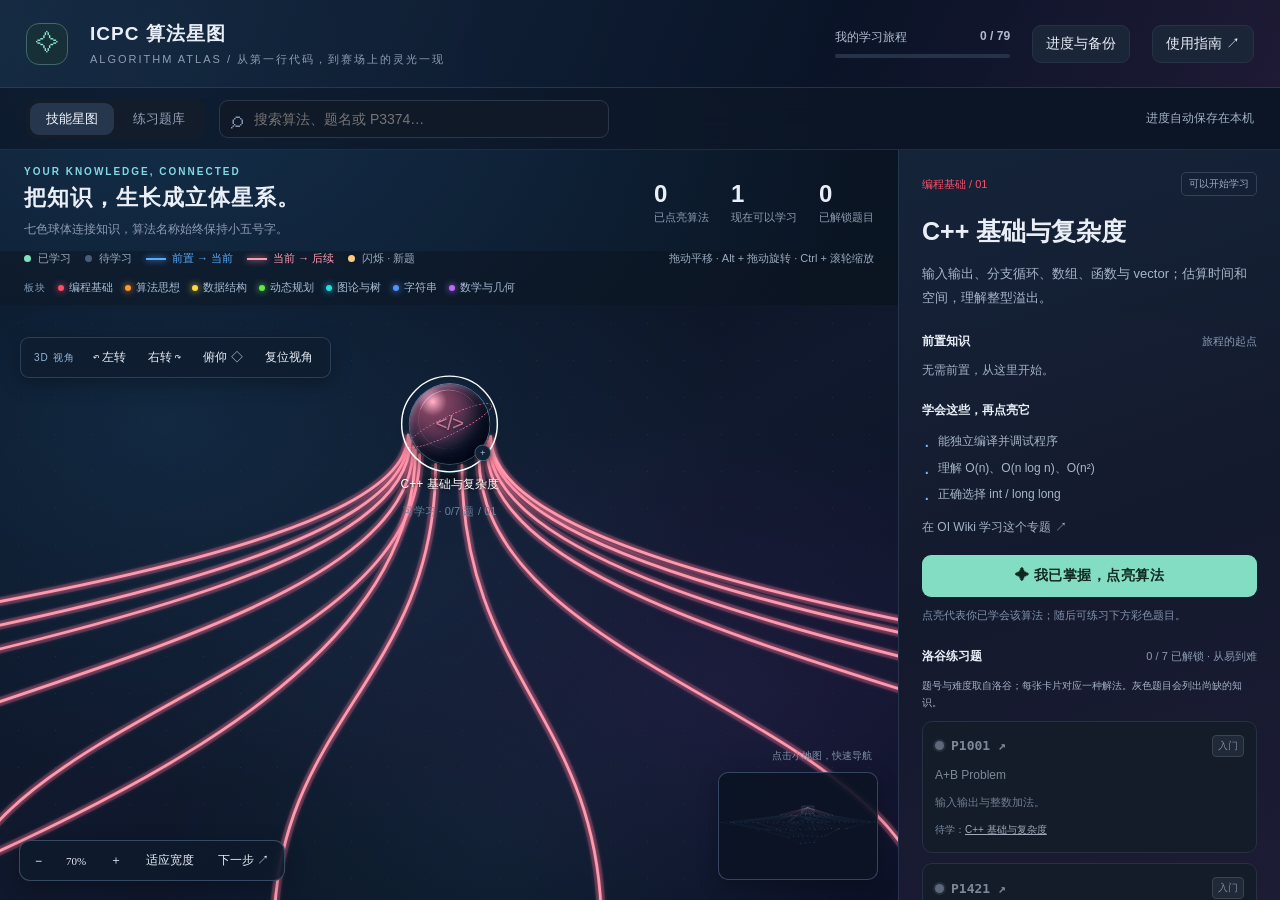
<file: Index.html>
<!doctype html><html lang="zh-CN"><head><meta charset="UTF-8"><meta name="viewport" content="width=device-width,initial-scale=1"><title>ICPC 算法星图</title>
<style>
:root{color-scheme:dark;--bg:#0b101b;--panel:#121a28;--edge:#263248;--text:#e9eef7;--muted:#8e9cb2;--font:'Microsoft YaHei UI','Microsoft YaHei','Segoe UI',sans-serif}*{box-sizing:border-box}body{margin:0;background:var(--bg);color:var(--text);font:14px var(--font);height:100vh;overflow:hidden}button,input,select{font:inherit}button,a,input,select{outline-offset:4px}button{cursor:pointer;color:inherit;border:1px solid var(--edge);background:#1a2538;border-radius:9px;padding:9px 13px;transition:background .15s}button:disabled{cursor:not-allowed;opacity:.45}button:hover:not(:disabled){background:#25354d}a{color:#9cc5ff;text-decoration:none}a:hover{text-decoration:underline}header{height:88px;padding:19px 26px;display:flex;align-items:center;gap:22px;border-bottom:1px solid var(--edge);background:linear-gradient(100deg,#131f31,#0e1624 70%)}.logo{width:42px;height:42px;display:grid;place-items:center;border:1px solid #42686b;border-radius:13px;background:#172f36;color:#8ae6ce;font-size:23px}.brand h1{font-size:19px;font-weight:650;margin:0 0 5px;letter-spacing:1px}.brand p{font-size:11px;color:var(--muted);margin:0;letter-spacing:2px}.spacer{flex:1}.progress-head{width:175px;font-size:12px;color:#b0bbce}.progress-line{height:4px;border-radius:4px;background:#263248;margin-top:8px;overflow:hidden}.progress-line span{display:block;height:100%;background:linear-gradient(90deg,#78b8ff,#76e1bd);transition:width .3s}.toolbar{height:62px;display:flex;gap:14px;align-items:center;padding:10px 26px;border-bottom:1px solid var(--edge)}.tabs{display:flex;background:#131c2a;padding:4px;border-radius:10px;gap:3px}.tab{padding:7px 16px;border:0;background:transparent;font-size:13px;color:#90a0b8}.tab.active{background:#26364c;color:#f3f7ff}.search-wrap{position:relative;flex:1;max-width:390px}.search{width:100%;background:#101927;border:1px solid #2a374c;color:var(--text);padding:10px 14px 10px 34px;border-radius:9px}.search-wrap:before{content:'⌕';position:absolute;left:12px;top:5px;color:#8396ad;font-size:24px}.search-results{position:absolute;left:0;top:44px;right:0;background:#172235;border:1px solid #35465e;border-radius:9px;z-index:30;box-shadow:0 12px 30px #0008;max-height:400px;overflow:auto}.search-results button{display:block;text-align:left;width:100%;background:none;border:0;border-radius:0;border-bottom:1px solid #2a3648}.search-results small{display:block;color:#98a9bf;margin-top:3px}.quiet{color:#a3b2c7;font-size:12px}.notice-btn{border-color:#795c2c;color:#f3cb7f;background:#312a1b}.shell{height:calc(100vh - 150px);display:grid;grid-template-columns:minmax(0,1fr) 382px}.workspace{min-width:0;position:relative;display:flex;flex-direction:column;overflow:hidden}.map-intro{padding:20px 24px 15px;display:flex;gap:16px;align-items:center}.eyebrow{font-size:10px;letter-spacing:2px;color:#73cfb8;font-weight:700}.map-intro h2{font-size:22px;font-weight:600;margin:6px 0}.map-intro p{margin:0;color:var(--muted);font-size:12px;line-height:1.7}.stats{display:flex;gap:22px;margin-left:auto;white-space:nowrap}.stat strong{font:600 24px 'Segoe UI',sans-serif;display:block}.stat span{font-size:11px;color:var(--muted)}.legend{display:flex;gap:18px;font-size:11px;color:#9aabc0;align-items:center;padding:0 24px 14px;flex-wrap:wrap}.dot{display:inline-block;width:7px;height:7px;border-radius:50%;margin-right:7px;background:#66738a}.map-viewport{flex:1;overflow:auto;position:relative;scroll-behavior:auto;overscroll-behavior:contain;background-color:#0d1421;background-image:radial-gradient(#45597555 1px,transparent 1px);background-size:22px 22px;cursor:grab;scrollbar-color:#35465d #101724}.map-viewport.dragging{cursor:grabbing;user-select:none}.map-space{position:relative}.map-content{position:absolute;left:0;top:0;transform-origin:0 0}.lanes{position:absolute;top:0;left:0;right:0;pointer-events:none}.lane-head{position:absolute;top:20px;border-top:2px solid;padding-top:11px;width:216px}.lane-head b{font-weight:500;font-size:13px}.lane-head span{font:11px 'Segoe UI';opacity:.6;float:right}.edges{position:absolute;left:0;top:0;overflow:visible}.edge{fill:none;stroke:#2b3b50;stroke-width:1.4;opacity:.64}.edge.lit{stroke:#6ba393;opacity:.58}.edge.focus{stroke:#b3cdf0;opacity:1;stroke-width:2.3}.node{position:absolute;width:218px;height:88px;padding:13px 14px;display:flex;flex-direction:column;justify-content:space-between;text-align:left;border:1px solid #293448;border-radius:12px;background:linear-gradient(120deg,#17202e,#111a27);box-shadow:0 4px 16px #0002;cursor:pointer;color:#758196;transition:border-color .2s,background .2s,box-shadow .2s}.node:hover{background:#1c293b;border-color:#7d8ca5}.node.available{border-color:#46626d;border-style:dashed;color:#bac6d6}.node.learned{color:#edf7f5;border-color:var(--node-color);background:linear-gradient(120deg,color-mix(in srgb,var(--node-color) 17%,#131d2a),#141e2d);box-shadow:0 0 18px color-mix(in srgb,var(--node-color) 10%,transparent)}.node.selected{outline:2px solid #c0d9ff;outline-offset:4px}.node-top{display:flex;gap:8px;align-items:center}.node-name{font-size:14px;font-weight:600;overflow:hidden;text-overflow:ellipsis;white-space:nowrap}.node-mark{width:17px;height:17px;border-radius:50%;border:1px solid #4b596c;font-size:10px;display:inline-grid;place-items:center;flex-shrink:0}.learned .node-mark{color:#0a1918;background:var(--node-color);border-color:transparent}.node-bottom{display:flex;align-items:center;justify-content:space-between;font-size:10px;color:#8392a8}.node.learned .node-bottom{color:#bbd0d3}.new-badge{color:#ffda92;font-weight:600}.blink{animation:nodepulse 1.45s ease-in-out infinite}@keyframes nodepulse{0%,100%{box-shadow:0 0 0 2px #ffc87255,0 0 15px #ffc87222;border-color:#c99a4f}50%{box-shadow:0 0 0 5px #ffc87288,0 0 35px #ffc87266;border-color:#ffe3ac}}.map-controls{position:absolute;bottom:19px;left:19px;display:flex;gap:4px;align-items:center;border:1px solid #334358;background:#152031ee;border-radius:11px;padding:5px;z-index:5;box-shadow:0 5px 20px #0004}.map-controls button{padding:6px 10px;border:0;background:transparent}.map-controls span{min-width:40px;font:11px 'Segoe UI';text-align:center}.minimap{position:absolute;bottom:20px;right:20px;border:1px solid #334358;border-radius:10px;background:#111b2bf2;width:136px;height:178px;z-index:4;box-shadow:0 5px 20px #0004;cursor:pointer}.minimap-label{position:absolute;right:26px;bottom:202px;color:#8091a7;font-size:10px;pointer-events:none}.detail{background:#121a28;border-left:1px solid #2a374b;overflow:auto;padding:22px 23px 35px;scrollbar-color:#35465d #121a28}.detail-category{font-size:11px;display:flex;align-items:center;justify-content:space-between;color:#a7b6cc}.status-label{font-size:10px;border:1px solid #334357;border-radius:5px;padding:4px 7px;color:#9aacc1}.status-label.on{color:#8ce7c4;border-color:#336757;background:#1c352e}.detail h2{font-size:25px;line-height:1.4;margin:18px 0 10px;font-weight:600}.detail-desc{font-size:13px;line-height:1.85;color:#a7b6ca}.section-label{margin:23px 0 12px;font-size:12px;font-weight:600;display:flex;justify-content:space-between;align-items:center}.section-label span{font-weight:400;color:#8a9bb3;font-size:11px}.chips{display:flex;flex-wrap:wrap;gap:6px}.chip{padding:6px 9px;font-size:11px;border-radius:6px;background:#1a2536;border-color:#354359;color:#91a1b6}.chip.done{border-color:#3b6a5a;background:#19362e;color:#87d6b8}.chip:hover{border-color:#83b4f0}.goals{padding:0;list-style:none;color:#a7b6c9;font-size:12px;line-height:1.8}.goals li{position:relative;padding-left:16px;margin:5px 0}.goals li:before{content:'·';color:#81b5fb;position:absolute;left:2px;font-size:20px;top:-5px}.learn-btn{display:block;width:100%;padding:12px;background:#83ddc3;color:#102920;border:0;font-weight:700;letter-spacing:.5px}.learn-btn:hover:not(:disabled){background:#a1ecd7}.learn-btn.learned-btn{background:#1e3633;color:#94ddc7;border:1px solid #376657}.learn-btn:disabled{background:#293447;color:#9cacc0;opacity:.85}.hint{font-size:11px;color:#8193ac;line-height:1.7;margin-top:9px}.problem-card{border:1px solid #2c394e;border-radius:10px;background:#152030;margin:10px 0;padding:13px 12px}.problem-card.locked{background:#141c29;border-color:#273144}.problem-top{display:flex;align-items:center;gap:7px}.difficulty-dot{width:9px;height:9px;border-radius:50%;flex-shrink:0;background:var(--difficulty);box-shadow:0 0 0 2px #ffffff14}.pid{font:600 13px Consolas,monospace;color:var(--difficulty)}.difficulty-tag{font-size:10px;margin-left:auto;color:var(--difficulty);border:1px solid color-mix(in srgb,var(--difficulty) 36%,transparent);border-radius:4px;padding:3px 5px;background:color-mix(in srgb,var(--difficulty) 10%,transparent)}.black-level .difficulty-tag{background:#f0f0f0;color:#111;border-color:#fff}.black-level .pid,.black-level .problem-title{color:#e8e8ee}.black-level .difficulty-dot{border:1px solid #ddd}.problem-title{display:block;font-size:12px;line-height:1.6;color:var(--difficulty);margin:9px 0 8px}.problem-note{font-size:11px;line-height:1.75;color:#94a6bd;margin:7px 0 9px}.problem-card.locked .pid,.problem-card.locked .problem-title,.problem-card.locked .difficulty-tag{color:#7d8899}.problem-card.locked .difficulty-dot{background:#5d687a;border:0}.problem-card.locked .difficulty-tag{background:#202938;border-color:#3a4352}.problem-card.locked .problem-note{color:#6e7d91}.problem-footer{display:flex;gap:7px;align-items:center;justify-content:space-between;font-size:10px;color:#80cdb1}.problem-footer button{padding:5px 8px;font-size:10px}.problem-footer .mark-done{color:#8bd5b7;border-color:#386553;background:#19372e}.missing{font-size:10px;color:#7c8ba2;line-height:1.8}.missing button{padding:0;border:0;background:none;font-size:10px;color:#a0aabb;text-decoration:underline}.footnote{border-top:1px solid #2a374a;padding-top:15px;color:#75879f;font-size:10px;line-height:1.8;margin-top:20px}.footnote a{color:#91b6dc}.practice{display:none;overflow:auto;padding:24px;flex:1}.practice.active{display:block}.practice h2{font-weight:600;font-size:22px;margin:0 0 8px}.filter-row{display:flex;gap:8px;margin:20px 0 14px;align-items:center;flex-wrap:wrap}.filter-row select{background:#182336;color:#b7c4d7;border:1px solid #324259;padding:8px;border-radius:8px;font-size:12px}.exercise-row{display:grid;grid-template-columns:75px minmax(140px,1fr) 110px 100px 75px;gap:12px;align-items:center;padding:14px;border:1px solid #26344b;border-radius:9px;margin:8px 0;background:#131e2f;font-size:12px}.exercise-row.locked{opacity:.5}.exercise-row .row-name{line-height:1.5}.exercise-row .row-name small{display:block;color:#8094b1;font-size:10px;margin-top:4px}.exercise-row button{padding:6px;font-size:11px}.empty{padding:30px;color:#8c9db4;text-align:center;line-height:1.8}.toast{position:fixed;bottom:25px;left:50%;transform:translateX(-50%);background:#243b38;border:1px solid #527e6d;color:#dcf9ea;padding:13px 22px;border-radius:12px;box-shadow:0 6px 30px #0006;z-index:80;max-width:80%;font-size:13px}.toast[hidden]{display:none}dialog{width:500px;max-width:90vw;background:#172234;border:1px solid #3b4c63;border-radius:16px;color:#e5edf7;padding:28px;box-shadow:0 30px 100px #000a}dialog::backdrop{background:#060b13b8;backdrop-filter:blur(3px)}dialog h3{margin:0 0 14px;font-size:20px}dialog p{line-height:1.85;color:#adbed1;font-size:13px}.dialog-actions{display:flex;gap:10px;justify-content:flex-end;margin-top:22px}.danger{background:#5a2c38;border-color:#914e5b}.help-list{font-size:13px;line-height:1.9;color:#a8bbd0;padding-left:19px}.backup-menu{display:flex;gap:9px;margin-top:15px}#saveStatus{max-width:200px;text-overflow:ellipsis;white-space:nowrap;overflow:hidden}::-webkit-scrollbar{width:9px;height:9px}::-webkit-scrollbar-thumb{background:#334259;border:2px solid #111a29;border-radius:8px}::-webkit-scrollbar-track{background:#111a29}@media(max-width:1100px){.shell{grid-template-columns:minmax(0,1fr) 340px}.detail{padding:20px 18px}.progress-head{display:none}.map-intro .stats{gap:12px}.stat strong{font-size:20px}header{padding:17px 20px}.brand p{font-size:9px}.toolbar{padding:10px 20px;gap:8px}.exercise-row{grid-template-columns:65px minmax(120px,1fr) 80px;gap:8px}.exercise-row>.row-category,.exercise-row>.row-difficulty{display:none}}@media(max-width:760px){.shell{grid-template-columns:minmax(0,1fr)}.detail{position:absolute;right:0;top:150px;bottom:0;width:340px;max-width:92vw;z-index:15;box-shadow:-15px 0 40px #0006}.detail.mobile-hidden{display:none}.mobile-close{display:block!important}.brand h1{font-size:16px}.brand p{display:none}.toolbar{gap:8px;padding:8px 12px}.tab{padding:7px 9px}.toolbar>.quiet{display:none}header{gap:12px;height:88px;padding:15px}.map-intro{padding:16px}.map-intro .stats{display:none}.search-wrap{min-width:90px}.help-top{display:none}.backup-top{font-size:11px;padding:8px}.legend{padding-left:16px}.minimap{width:100px;height:145px}.minimap-label{bottom:169px}.notice-btn{font-size:11px;padding:8px}.map-intro h2{font-size:20px}}@media(prefers-reduced-motion:reduce){.blink{animation:none;outline:3px solid #ffc872;box-shadow:0 0 22px #ffc87266}.progress-line span{transition:none}}

/* Spatial tree: perspective-projected spheres and illuminated directional branches. */
body{background:radial-gradient(ellipse at 12% 8%,#153251 0,transparent 46%),radial-gradient(ellipse at 92% 88%,#241b44 0,transparent 48%),linear-gradient(145deg,#070b17,#0a1524 52%,#080e1d)}
header{background:linear-gradient(115deg,#162b42dc,#0a1428ed 65%,#211a37e6);border-color:#33466599}
.toolbar{background:#0d1727b8;border-color:#34466177;backdrop-filter:blur(18px)}
.map-intro{background:linear-gradient(105deg,#11263b66,#171d3600);position:relative;z-index:2}.detail{background:linear-gradient(160deg,#17263be8,#141a2def 55%,#1d1c34f2);backdrop-filter:blur(24px);border-color:#4a638255}.map-intro h2{letter-spacing:1px}.legend{background:#0c152180}
.map-viewport{background-color:#080f1d;background-image:radial-gradient(ellipse at 18% 20%,#17375499 0,transparent 55%),radial-gradient(ellipse at 80% 65%,#29214d88 0,transparent 50%),radial-gradient(ellipse at 55% 90%,#103a4355 0,transparent 50%),linear-gradient(150deg,#07101f,#10192d 48%,#090f22);background-size:auto;isolation:isolate}
.map-viewport:before{content:'';position:sticky;display:block;top:0;left:0;width:100%;height:100%;margin-bottom:calc(-1 * var(--view-height,600px));background-image:radial-gradient(#86b8e327 .8px,transparent 1px),linear-gradient(#7aa9dc07 1px,transparent 1px),linear-gradient(90deg,#7aa9dc07 1px,transparent 1px);background-size:37px 37px,148px 148px,148px 148px;pointer-events:none;z-index:-1}
.map-space{z-index:1}.lanes{display:none}.edge{stroke:#708eae;stroke-width:2;opacity:.52;stroke-linecap:round;stroke-linejoin:round}.edge.lit{stroke:#8bbfb7;opacity:.78;stroke-width:2.3}.edge.subdued{opacity:.21;stroke-width:1.8}.edge.incoming{stroke:#4ba8ff;opacity:1;stroke-width:4;filter:url(#lineGlowBlue)}.edge.outgoing{stroke:#ff9aae;opacity:1;stroke-width:4;filter:url(#lineGlowRed)}.branch-glow{fill:none;stroke-width:13;opacity:.2;pointer-events:none}.branch-glow.incoming{stroke:#2692ff}.branch-glow.outgoing{stroke:#ff6b8d}.edge-layer{pointer-events:none}.edges{pointer-events:none}
.node{width:228px;height:184px;padding:0;display:block;border:0!important;background:transparent!important;box-shadow:none!important;transform-origin:114px 56px;isolation:isolate;color:#8394ad}.node:hover{background:transparent}.node-top{display:flex;flex-direction:column;gap:10px;position:relative}.node-core{display:flex;position:relative;align-items:center;justify-content:center;width:112px;height:112px;border-radius:50%;background:radial-gradient(circle at 29% 22%,#768ca9b3 0,#3b536b99 15%,#243750 38%,#111e34 65%,#060d1c 86%,#060b16 100%);box-shadow:inset -13px -16px 25px #020511d9,inset 2px 3px 7px #b9d9ff48,0 14px 21px #0007,0 0 0 1px #7294b451;transition:filter .2s,box-shadow .2s}
.node-core:before{content:'';position:absolute;inset:8px 16px 21px 12px;border-top:1px solid #d0e8ff66;border-left:1px solid #b1d3ef20;border-radius:50%;transform:rotate(-25deg);pointer-events:none}.node-core:after{content:'';position:absolute;left:-10px;right:-10px;top:45px;height:24px;border:1px solid #80a9cf3d;border-radius:50%;transform:rotate(-26deg);box-shadow:0 0 10px #72b5ed0d;pointer-events:none}.orb-symbol{font:400 29px 'Segoe UI',Consolas,sans-serif;letter-spacing:-1px;color:#9eafc787;text-shadow:0 2px 5px #030713;transform:translateY(-2px)}.orb-floor{position:absolute;width:90px;height:17px;left:69px;top:123px;border-radius:50%;background:radial-gradient(ellipse,#0008,transparent 70%);z-index:-1;pointer-events:none}.node-name{font-size:16px;font-weight:550;max-width:226px;white-space:normal;overflow:visible;text-overflow:clip;line-height:1.45;color:#8fa1ba;text-align:center;text-shadow:0 2px 7px #000;display:block;letter-spacing:.5px;background:#0b15276b;border-radius:7px;padding:2px 8px}.node-bottom{display:flex;gap:4px;justify-content:center;font-size:10px;line-height:1.6;color:#6b819c;white-space:nowrap;position:relative;margin-top:4px}.node-mark{position:absolute;right:-2px;bottom:4px;width:23px;height:23px;font-size:12px;color:#8ba6c5;background:#101c2a;border:1px solid #476584;box-shadow:0 3px 10px #0008}.node.available .node-core{box-shadow:inset -13px -16px 25px #020511d9,inset 2px 3px 7px #b9d9ff48,0 14px 21px #0007,0 0 0 1px #79b2dbb3,0 0 20px #72b5ed15}.node.available .node-core:after{border-color:#8bbbe98c;border-style:dashed}.node.available .node-name{color:#c2d6eb}.node.available .orb-symbol{color:#a7c4e2c7}
.node.learned .node-core{background:radial-gradient(circle at 30% 23%,#f3fbff 0,color-mix(in srgb,var(--node-color) 60%,white) 7%,var(--node-color) 24%,color-mix(in srgb,var(--node-color) 50%,#0c2035) 52%,#0b162b 87%);box-shadow:inset -12px -15px 24px #01061799,inset 2px 2px 5px #ffffff70,0 16px 25px #0007,0 0 0 1px color-mix(in srgb,var(--node-color) 80%,white),0 0 32px color-mix(in srgb,var(--node-color) 32%,transparent)}.node.learned .orb-symbol{color:#fff;text-shadow:0 1px 6px #112b55a6}.node.learned .node-name{color:#e1edf9}.node.learned .node-core:after{border-color:color-mix(in srgb,var(--node-color) 65%,white);box-shadow:0 0 14px color-mix(in srgb,var(--node-color) 30%,transparent)}.node.learned .node-mark{background:var(--node-color);color:#07101b;border-color:#c6e9e5}.node.learned .node-bottom{color:#9bb7d2}.node.selected{outline:0}.node.selected .node-core{outline:2px solid #d4edff;outline-offset:10px;filter:brightness(1.2)}.node.selected .node-name{color:#fff;background:#29435ba3;border:1px solid #80b7e755}.node:hover .node-core{filter:brightness(1.25)}.node.blink{animation:none}.node.blink .node-core{animation:orbpulse 1.5s ease-in-out infinite}.new-badge{margin-left:3px;color:#ffe1a0;padding:0 5px;background:#4b351c9c;border-radius:4px}.node.sequence-no{font-size:10px}.minimap{background:#0b1424eb;border-color:#58739988}.map-controls{background:#0e1a2bee;border-color:#526b8b99;flex-wrap:wrap;max-width:calc(100% - 185px)}.orbit-controls{position:absolute;top:152px;left:20px;z-index:5;display:flex;align-items:center;gap:4px;padding:5px 8px;border:1px solid #54739666;border-radius:9px;background:#101d30e6;box-shadow:0 5px 20px #0004}.orbit-controls button{font-size:12px;padding:6px 9px;background:none;border:0}.orbit-controls span{font-size:10px;letter-spacing:1px;color:#91b5d5;padding:0 5px}.dimension-hint{color:#9fc4e4;font-size:10px}.branch-key{display:inline-block;width:20px;height:2px;vertical-align:middle;margin-right:6px;box-shadow:0 0 6px currentColor;background:currentColor}.legend{gap:14px}.map-intro .eyebrow{color:#82d8e4}.map-intro p{max-width:450px}.map-intro{padding-top:16px;padding-bottom:12px}.orbit-controls{top:160px}.map-controls button{font-size:12px}.map-controls span{font-size:11px}
@keyframes orbpulse{0%,100%{filter:brightness(1);outline:2px solid #ffc67088;outline-offset:8px}50%{filter:brightness(1.3);outline:3px solid #ffe5ad;outline-offset:13px;box-shadow:0 0 50px #ffc67099,inset -12px -15px 24px #01061799}}
@media(max-width:1100px){.map-intro .stats{display:none}.orbit-controls{top:177px}.legend{gap:10px}.map-intro p{font-size:11px}.map-intro h2{font-size:21px}}
@media(max-width:760px){.orbit-controls{top:176px;left:12px}.orbit-controls span{display:none}.map-controls{max-width:calc(100% - 125px);left:10px;bottom:14px;gap:0}.map-controls button{padding:6px}.map-intro h2{font-size:19px}.legend>span:last-child{display:none}.legend{padding-bottom:12px}.minimap-label{right:25px}}
@media(prefers-reduced-motion:reduce){.node.blink .node-core{animation:none;outline:3px solid #ffd28a;outline-offset:9px}.edge.incoming,.edge.outgoing{filter:none}}


.node-name{font-size:18px}.node-bottom{font-size:12px}.minimap{width:160px;height:108px;bottom:20px}.minimap-label{bottom:137px}.map-viewport:before{display:none}.map-viewport{background-image:radial-gradient(ellipse at 18% 20%,#17375499 0,transparent 55%),radial-gradient(ellipse at 80% 65%,#29214d88 0,transparent 50%),radial-gradient(ellipse at 55% 90%,#103a4355 0,transparent 50%),radial-gradient(#86b8e321 .8px,transparent 1px),linear-gradient(150deg,#07101f,#10192d 48%,#090f22);background-size:auto,auto,auto,37px 37px,auto}@media(max-width:760px){.minimap{width:100px;height:90px}.minimap-label{bottom:119px}.node-name{font-size:18px}}

/* Labels keep a screen-space size of Chinese No.4 / 9pt (18.6667 CSS px). */
.node-name{position:absolute;left:50%;top:124px;width:max-content;max-width:270px;min-width:72px;font-size:9pt!important;line-height:1.5;font-weight:500;letter-spacing:0;transform:translateX(-50%) scale(var(--label-inverse,1));transform-origin:50% 0;white-space:normal;overflow-wrap:anywhere;word-break:normal;padding:2px 8px;background:#0a1528d9;border:1px solid #6a8aad26;border-radius:7px;color:#b2c2d7;text-shadow:0 1px 4px #000;pointer-events:auto;backdrop-filter:blur(5px)}
.node-bottom{position:absolute;left:50%;top:160px;width:max-content;font-size:11px;transform:translateX(-50%) scale(var(--label-inverse,1));transform-origin:50% 0;white-space:nowrap;margin:0;padding:1px 5px;border-radius:4px;background:#0a1528b0}.node.learned .node-name{color:#f2f7fd;border-color:color-mix(in srgb,var(--node-color) 40%,transparent)}.node.selected .node-name{background:#18304bee;border-color:#9ad1ff99}.node-core{background:radial-gradient(circle at 29% 22%,color-mix(in srgb,var(--node-color) 44%,#c0d0dd) 0,color-mix(in srgb,var(--node-color) 33%,#1c2b42) 17%,color-mix(in srgb,var(--node-color) 22%,#142039) 39%,#111a2d 65%,#060c19 94%);box-shadow:inset -13px -16px 25px #020511d9,inset 2px 3px 7px #b9d9ff48,0 14px 21px #0007,0 0 0 1px color-mix(in srgb,var(--node-color) 52%,#3a4d68)}.node-core:after{border-color:color-mix(in srgb,var(--node-color) 46%,#47688b66)}.node:not(.learned) .orb-symbol{color:color-mix(in srgb,var(--node-color) 50%,#b6c7dc);opacity:.62}.node.available .node-core:after{border-color:color-mix(in srgb,var(--node-color) 75%,#8bbbe9)}.category-palette{display:flex;align-items:center;gap:12px;flex-wrap:wrap;padding:0 24px 10px;font-size:11px;color:#a9bdd6;background:#0c152180}.category-palette span{white-space:nowrap}.category-palette .dot{box-shadow:0 0 7px currentColor;width:6px;height:6px;margin-right:5px}.category-palette .palette-title{font-size:10px;color:#829bb8;letter-spacing:1px}.orbit-controls{top:187px}@media(max-width:1100px){.orbit-controls{top:204px}.category-palette{gap:9px;padding-left:24px}}@media(max-width:760px){.orbit-controls{top:222px}.category-palette{gap:8px;padding-left:16px;font-size:10px}}


.node-top{position:absolute;left:0;top:0;width:228px;height:112px}.node-name{z-index:2}.node-bottom{z-index:1}

/* Small No.5 (9pt), plain labels without a backing panel. */
.node .node-name,.node.learned .node-name,.node.selected .node-name{font-size:9pt!important;background:transparent!important;border:0!important;box-shadow:none!important;backdrop-filter:none!important;border-radius:0;text-shadow:0 1px 3px #000b;padding:2px 0}.node .node-bottom{background:transparent!important;border:0!important;box-shadow:none!important;backdrop-filter:none!important}
</style></head><body>
<header><div class="logo" aria-hidden="true">✧</div><div class="brand"><h1>ICPC 算法星图</h1><p>ALGORITHM ATLAS / 从第一行代码，到赛场上的灵光一现</p></div><div class="spacer"></div><div class="progress-head"><div style="display:flex;justify-content:space-between"><span>我的学习旅程</span><b id="progressText">0 / 0</b></div><div class="progress-line"><span id="progressBar"></span></div></div><button class="backup-top" id="backupBtn">进度与备份</button><button class="help-top" id="helpBtn">使用指南 ↗</button></header>
<div class="toolbar"><div class="tabs"><button class="tab active" data-view="tree">技能星图</button><button class="tab" data-view="practice">练习题库</button></div><div class="search-wrap"><input class="search" id="search" placeholder="搜索算法、题名或 P3374…" autocomplete="off" aria-label="搜索算法或题目"><div class="search-results" id="searchResults" hidden></div></div><div class="spacer"></div><span class="quiet" id="saveStatus">进度自动保存在本机</span><button class="notice-btn" id="noticesBtn" hidden>新解锁</button></div>
<main class="shell"><section class="workspace"><div class="map-intro" id="mapIntro"><div><div class="eyebrow">YOUR KNOWLEDGE, CONNECTED</div><h2>把知识，生长成立体星系。</h2><p>七色球体连接知识，算法名称始终保持小五号字。</p></div><div class="stats"><div class="stat"><strong id="learnedCount">0</strong><span>已点亮算法</span></div><div class="stat"><strong id="availableCount">0</strong><span>现在可以学习</span></div><div class="stat"><strong id="problemCount">0</strong><span>已解锁题目</span></div></div></div><div class="legend" id="mapLegend"><span><i class="dot" style="background:#7ce3bd"></i>已学习</span><span><i class="dot" style="background:#485d79"></i>待学习</span><span style="color:#57adff"><i class="branch-key"></i>前置 → 当前</span><span style="color:#ff9aae"><i class="branch-key"></i>当前 → 后续</span><span><i class="dot" style="background:#ffca7d"></i>闪烁 · 新题</span><span style="margin-left:auto">拖动平移 · Alt + 拖动旋转 · Ctrl + 滚轮缩放</span></div><div class="category-palette" id="categoryPalette" aria-label="算法板块配色"></div><div class="map-viewport" id="viewport"><div class="map-space" id="mapSpace"><div class="map-content" id="mapContent"><svg class="edges" id="edges" aria-hidden="true"></svg><div class="lanes" id="lanes"></div><div id="nodes"></div></div></div></div><div class="map-controls" id="mapControls"><button id="zoomOut" aria-label="缩小">−</button><span id="zoomLabel">75%</span><button id="zoomIn" aria-label="放大">＋</button><button id="fitBtn">适应宽度</button><button id="nextBtn">下一步 ↗</button></div><div class="orbit-controls" id="orbitControls"><span>3D 视角</span><button id="rotateLeft" aria-label="向左旋转">↶ 左转</button><button id="rotateRight" aria-label="向右旋转">右转 ↷</button><button id="tiltView" aria-label="切换俯仰角度">俯仰 ◇</button><button id="reset3D">复位视角</button></div><svg class="minimap" id="minimap" aria-label="技能树导航小地图"></svg><span class="minimap-label" id="miniLabel">点击小地图，快速导航</span><div class="practice" id="practice"><div class="eyebrow">PRACTICE, WITH PURPOSE</div><h2>每一道题，都在合适的时候出现。</h2><p class="quiet">按洛谷官方难度从易到难排列；同题有多种学习路线时，任一路线满足即可解锁。</p><div class="filter-row"><select id="practiceStatus" aria-label="题目状态"><option value="ready">可做且未完成</option><option value="all">全部题目</option><option value="locked">尚未解锁</option><option value="done">已完成</option></select><select id="practiceCategory" aria-label="算法方向"><option value="all">全部方向</option></select><select id="practiceDifficulty" aria-label="题目难度"><option value="all">全部难度</option></select><span class="quiet" id="practiceCount"></span></div><div id="practiceRows"></div></div></section><aside class="detail" id="detail" aria-live="polite"></aside></main>
<div class="toast" id="toast" hidden role="status"></div><dialog id="dialog"><div id="dialogContent"></div></dialog><input type="file" id="importFile" accept="application/json,.json" hidden><script id="atlas-data" type="application/json">{"version":1,"checkedAt":"2026-11-18","categories":[{"id":"basic","name":"编程基础","color":"#ff4d67","num":"01"},{"id":"method","name":"算法思想","color":"#ff982e","num":"02"},{"id":"ds","name":"数据结构","color":"#ffd83d","num":"03"},{"id":"dp","name":"动态规划","color":"#65e84b","num":"04"},{"id":"graph","name":"图论与树","color":"#23dfde","num":"05"},{"id":"string","name":"字符串","color":"#4f92ff","num":"06"},{"id":"math","name":"数学与几何","color":"#bd6bff","num":"07"}],"nodes":[{"id":"base","name":"C++ 基础与复杂度","cat":"basic","deps":[],"desc":"输入输出、分支循环、数组、函数与 vector；估算时间和空间，理解整型溢出。","goals":["能独立编译并调试程序","理解 O(n)、O(n log n)、O(n²)","正确选择 int / long long"],"wiki":"lang/","order":1},{"id":"sim","name":"模拟与枚举","cat":"basic","deps":["base"],"desc":"按题意逐步模拟，枚举有限状态；先保证不重不漏，再压缩枚举范围。","goals":["写出状态与边界","分析枚举规模","学会构造小数据检验"],"wiki":"basic/simulate/","order":2},{"id":"sort","name":"排序与离散化","cat":"method","deps":["base"],"desc":"使用排序把无序问题变成有序问题，用离散化保留大小关系、压缩值域。","goals":["掌握 sort 和比较器","学会去重与离散化","理解稳定性"],"wiki":"basic/sort-intro/","order":3},{"id":"prefix","name":"前缀和","cat":"method","deps":["base"],"desc":"预处理累计量，把区间求和转化为两个前缀的差；扩展到二维。","goals":["掌握一维与二维前缀和","写对闭区间边界","使用 long long"],"wiki":"basic/prefix-sum/","order":4},{"id":"diff","name":"差分","cat":"method","deps":["prefix"],"desc":"把区间修改变成边界修改，最后用前缀和还原原数组。","goals":["处理一维区间加","理解二维差分四角","区分修改和查询的时机"],"wiki":"basic/prefix-sum/","order":5},{"id":"binary","name":"二分查找与答案","cat":"method","deps":["sort"],"desc":"在单调序列或单调答案空间中缩小范围，寻找第一个满足条件的位置。","goals":["会用 lower_bound / upper_bound","证明判定单调性","正确处理边界"],"wiki":"basic/binary/","order":6},{"id":"two","name":"双指针与滑动窗口","cat":"method","deps":["sort"],"desc":"维护两个只向前移动的指针，利用区间性质降低枚举复杂度。","goals":["维护频率与窗口不变量","判断窗口是否单调","区分定长和变长窗口"],"wiki":"basic/two-pointers/","order":7},{"id":"greedy","name":"贪心","cat":"method","deps":["sort"],"desc":"每一步作局部选择，用交换论证或反证证明最终最优。","goals":["先写出贪心规则再证明","掌握排序型贪心","警惕看似合理的局部决策"],"wiki":"basic/greedy/","order":8},{"id":"recur","name":"递归与回溯基础","cat":"basic","deps":["base"],"desc":"用规模更小的同类问题描述原问题；理解递归出口、调用栈和状态恢复。","goals":["明确参数和出口","理解递归树","学习保存与恢复现场"],"wiki":"basic/recursion/","order":9},{"id":"divide","name":"分治与归并","cat":"method","deps":["recur","sort"],"desc":"把问题分成子问题，递归处理后合并；归并中维护跨区间的贡献。","goals":["写出划分与合并过程","掌握归并排序","分析递归复杂度"],"wiki":"basic/divide-and-conquer/","order":10},{"id":"bit","name":"位运算","cat":"basic","deps":["base"],"desc":"掌握与、或、异或、移位和二进制掩码，为状态压缩与数据结构打基础。","goals":["理解异或抵消","正确使用 unsigned 和移位","会取 lowbit"],"wiki":"math/bit/","order":11},{"id":"stack","name":"栈","cat":"ds","deps":["base"],"desc":"使用后进先出的结构处理括号、表达式和需要回退的过程。","goals":["理解栈顶与空栈","能计算后缀表达式","处理括号匹配"],"wiki":"ds/stack/","order":12},{"id":"queue","name":"队列","cat":"ds","deps":["base"],"desc":"使用先进先出的结构维护等待处理的元素，掌握双端队列的基本接口。","goals":["使用 queue / deque","维护入队出队条件","掌握计数数组"],"wiki":"ds/queue/","order":13},{"id":"heap","name":"堆与优先队列","cat":"ds","deps":["sort"],"desc":"动态维护集合中的最小值或最大值，支持插入与取出最值。","goals":["使用 priority_queue","区分大根堆和小根堆","理解 O(log n) 更新"],"wiki":"ds/heap/","order":14},{"id":"mono","name":"单调栈与单调队列","cat":"ds","deps":["stack","queue"],"desc":"维护具有单调性的候选元素，淘汰永远不会更优的选择。","goals":["维护下标与有效区间","区分栈和队列","说明每个元素至多进出一次"],"wiki":"ds/monotonous-stack/","order":15},{"id":"dsu","name":"并查集","cat":"ds","deps":["recur"],"desc":"维护不相交集合，用路径压缩与按大小合并支持连通性查询。","goals":["实现 find / union","理解路径压缩","统计连通块"],"wiki":"ds/dsu/","order":16},{"id":"st","name":"ST 表与 RMQ","cat":"ds","deps":["bit"],"desc":"用倍增预处理不可变数组上的区间最值，O(1) 回答查询。","goals":["掌握幂长区间合并","理解幂等性","区分静态与动态查询"],"wiki":"ds/sparse-table/","order":17},{"id":"fenwick","name":"树状数组","cat":"ds","deps":["bit","prefix"],"desc":"借助 lowbit 分层维护前缀信息，支持单点更新和区间求和。","goals":["写出 add / sum","理解 lowbit 覆盖的区间","结合差分扩展修改方式"],"wiki":"ds/fenwick/","order":18},{"id":"seg","name":"线段树与懒标记","cat":"ds","deps":["recur","prefix"],"desc":"把区间分层组织，用信息合并与懒标记支持动态区间修改和查询。","goals":["设计节点信息与合并","掌握 pushup / pushdown","处理多种懒标记的顺序"],"wiki":"ds/seg/","order":19},{"id":"persist","name":"可持久化线段树","cat":"ds","deps":["seg","binary"],"desc":"通过路径复制保留多个历史版本，完成区间第 k 小等版本差分查询。","goals":["理解节点共享","控制节点池大小","掌握两个版本相减"],"wiki":"ds/persistent-seg/","order":20},{"id":"balanced","name":"平衡树与 Treap","cat":"ds","deps":["recur","sort"],"desc":"维护有序集合的秩、前驱后继；学习随机优先级与分裂合并。","goals":["维护 size","实现 split / merge","理解 FHQ Treap 与区间翻转"],"wiki":"ds/treap/","order":21},{"id":"offline","name":"离线处理与扫描","cat":"method","deps":["sort","fenwick"],"desc":"把询问重新排序，维护随扫描变化的结构；也包含逆序处理的技巧。","goals":["明确扫描顺序","维护询问不变量","理解逆序删除转添加"],"wiki":"misc/offline/","order":22},{"id":"mo","name":"莫队","cat":"method","deps":["offline","bit"],"desc":"对区间询问分块排序，移动左右端点，增量维护答案。","goals":["推导 add / remove","选择块长","理解 O((n+m)√n) 的量级"],"wiki":"misc/mo-algo/","order":23},{"id":"dp","name":"动态规划入门","cat":"dp","deps":["base"],"desc":"把重叠子问题保存下来；先确定状态、转移、边界和计算顺序。","goals":["能清楚定义状态","理解最优子结构","掌握滚动数组"],"wiki":"dp/basic/","order":24},{"id":"knapsack","name":"背包 DP","cat":"dp","deps":["dp"],"desc":"按物品和容量组织状态，理解 0/1、完全、多重背包的区别。","goals":["区分正序与逆序枚举","处理恰好装满","掌握多重背包的基本优化"],"wiki":"dp/knapsack/","order":25},{"id":"interval","name":"区间 DP","cat":"dp","deps":["dp","prefix"],"desc":"用连续区间作为状态，按长度递增枚举，再选择分割点。","goals":["确定区间边界","设计枚举长度顺序","用复制处理环形区间"],"wiki":"dp/interval/","order":26},{"id":"lis","name":"LIS 与序列 DP","cat":"dp","deps":["dp","binary"],"desc":"从序列上的状态转移出发，掌握最长上升子序列及二分优化。","goals":["区分严格和非严格","掌握 tails 数组","理解序列之间的映射"],"wiki":"dp/opt/binary-search/","order":27},{"id":"treeDP","name":"树形 DP","cat":"dp","deps":["dp","tree"],"desc":"沿树的父子关系合并状态，掌握选与不选、树上背包等模型。","goals":["明确子树状态","后序合并","区分父子依赖与容量分配"],"wiki":"dp/tree/","order":28},{"id":"digit","name":"数位 DP","cat":"dp","deps":["dp","recur"],"desc":"按十进制数位构造数字，维护前缀限制、前导零和所需历史信息。","goals":["理解 tight 与 leading zero","使用记忆化","以 F(r)-F(l-1) 回答区间"],"wiki":"dp/number/","order":29},{"id":"mask","name":"状压 DP","cat":"dp","deps":["dp","bit"],"desc":"用二进制集合压缩状态，枚举子集或相邻行之间的合法转移。","goals":["估算 2^n 状态规模","判断位掩码冲突","掌握子集枚举"],"wiki":"dp/state/","order":30},{"id":"dpopt","name":"单调队列优化 DP","cat":"dp","deps":["dp","mono","prefix"],"desc":"从转移式中提取滑动窗口最优值，用单调队列代替重复枚举。","goals":["先写朴素转移","分离与当前下标有关的项","维护候选有效范围"],"wiki":"dp/opt/monotonous-queue/","order":31},{"id":"graph","name":"图的表示与建模","cat":"graph","deps":["base"],"desc":"理解点边、有向与无向图、邻接表与邻接矩阵；把实际关系转成图。","goals":["用 vector 存边","区分点数和边数","识别自环重边与连通性"],"wiki":"graph/basic/","order":32},{"id":"dfs","name":"深度优先搜索","cat":"graph","deps":["graph","recur"],"desc":"沿一条路径深入探索，配合标记、剪枝和回溯枚举可能状态。","goals":["区分全局访问与路径标记","掌握回溯恢复","预估搜索规模"],"wiki":"search/dfs/","order":33},{"id":"bfs","name":"广度优先搜索","cat":"graph","deps":["graph","queue"],"desc":"按层扩展状态，解决无权图最短路和最少步数问题。","goals":["入队时标记","维护距离","理解多源 BFS"],"wiki":"search/bfs/","order":34},{"id":"topo","name":"拓扑排序","cat":"graph","deps":["graph","queue"],"desc":"按依赖顺序处理有向无环图，用入度判断当前可处理的点。","goals":["实现 Kahn 算法","用处理数量判环","在拓扑序上汇总信息"],"wiki":"graph/topo/","order":35},{"id":"shortest","name":"Dijkstra 最短路","cat":"graph","deps":["graph","heap"],"desc":"在非负权图中用优先队列不断确定当前最近的点并松弛边。","goals":["掌握松弛","跳过过期堆元素","处理不可达和距离溢出"],"wiki":"graph/shortest-path/","order":36},{"id":"negative","name":"负权最短路与差分约束","cat":"graph","deps":["shortest","queue"],"desc":"理解 Bellman–Ford / SPFA、负环判定，以及不等式到边的转换。","goals":["区分负边和负环","正确构造超级源点","理解 SPFA 最坏复杂度"],"wiki":"graph/diff-constraints/","order":37},{"id":"floyd","name":"Floyd 全源最短路","cat":"graph","deps":["graph","dp"],"desc":"按允许的中间点进行动态规划，求所有点对之间的最短路。","goals":["理解 k 必须在最外层","处理无穷大","支持按时间加入中间点"],"wiki":"graph/shortest-path/","order":38},{"id":"mst","name":"最小生成树","cat":"graph","deps":["graph","dsu","greedy"],"desc":"通过 Kruskal 按权加入连接不同连通块的边，构造最小权生成树。","goals":["判断能否生成树","理解割性质","处理生成森林"],"wiki":"graph/mst/","order":39},{"id":"tree","name":"树与 DFS 序","cat":"graph","deps":["dfs"],"desc":"理解根、父子、深度与子树；用 DFS 序把子树映射到连续区间。","goals":["掌握前序与后序","处理父边","理解子树区间"],"wiki":"graph/tree-basic/","order":40},{"id":"lca","name":"倍增与最近公共祖先","cat":"graph","deps":["tree","bit"],"desc":"预处理 2^k 级祖先，把树上向上跳跃和 LCA 查询降到 O(log n)。","goals":["预处理祖先表","先对齐深度再同时上跳","计算树上距离"],"wiki":"graph/lca/","order":41},{"id":"treediff","name":"树上差分","cat":"graph","deps":["lca","diff"],"desc":"把路径上的批量修改转成端点与 LCA 的差分，再自底向上累加。","goals":["区分点差分与边差分","写对 LCA 与父亲的扣除","后序求和"],"wiki":"graph/tree-diff/","order":42},{"id":"hld","name":"重链剖分","cat":"graph","deps":["lca","seg"],"desc":"把树上路径拆成若干连续区间，交给线段树维护。","goals":["求重儿子和链顶","区分路径与子树操作","维护 dfs 序映射"],"wiki":"graph/hld/","order":43},{"id":"scc","name":"强连通分量与缩点","cat":"graph","deps":["dfs","stack"],"desc":"用 Tarjan 的 dfn / low 找出互相可达的点集，把它们缩成 DAG。","goals":["区分搜索栈与递归栈","正确更新 low","构造缩点后的图"],"wiki":"graph/scc/","order":44},{"id":"bridge","name":"割点与桥","cat":"graph","deps":["dfs"],"desc":"利用 DFS 树和 low 值寻找无向图中决定连通性的关键点和边。","goals":["处理根节点特判","用边编号跳过反向边","理解重边影响"],"wiki":"graph/cut/","order":45},{"id":"match","name":"二分图匹配","cat":"graph","deps":["dfs"],"desc":"将关系分为左右两部，通过增广路增加不冲突配对的数量。","goals":["识别二分图模型","寻找增广路","每次增广重置访问标记"],"wiki":"graph/bi-graph/","order":46},{"id":"flow","name":"最大流与最小割","cat":"graph","deps":["bfs","dfs"],"desc":"在残量网络上寻找增广路径，使用 Dinic 分层图与当前弧优化。","goals":["建立反向边","理解容量与残量","掌握最大流最小割定理"],"wiki":"graph/flow/max-flow/","order":47},{"id":"costflow","name":"最小费用最大流","cat":"graph","deps":["flow","negative"],"desc":"在满足流量的同时优化费用，沿最短费用增广路更新残量网络。","goals":["反向边费用取反","区分流量与费用","保证可行的费用模型"],"wiki":"graph/flow/min-cost/","order":48},{"id":"twosat","name":"2-SAT","cat":"graph","deps":["scc"],"desc":"把二选一条件转成蕴含图，通过强连通分量检查变量与其否定是否冲突。","goals":["正确拆解逻辑子句","建立成对蕴含","由 SCC 顺序构造方案"],"wiki":"graph/2-sat/","order":49},{"id":"euler","name":"欧拉路径与回路","cat":"graph","deps":["dfs","stack"],"desc":"用 Hierholzer 算法不重复地经过每条边，理解度数与连通性的条件。","goals":["区分有向和无向条件","正确选择起点","逆序输出边遍历结果"],"wiki":"graph/euler/","order":50},{"id":"centroid","name":"点分治","cat":"graph","deps":["tree","divide","two"],"desc":"每次选重心拆分树，统计经过重心的路径，再递归处理剩余连通块。","goals":["求重心","避免重复计算同一子树","控制 O(n log n) 层次"],"wiki":"graph/tree-divide/","order":51},{"id":"str","name":"字符串基础","cat":"string","deps":["base"],"desc":"理解字符编码、string 的基本操作、字符串比较与字符计数。","goals":["区分字符和数字","处理整行输入","掌握下标与长度"],"wiki":"string/basic/","order":52},{"id":"hash","name":"字符串哈希","cat":"string","deps":["str","prefix","sort"],"desc":"把字符串映射为数值指纹，预处理前缀哈希以快速比较子串。","goals":["计算区间哈希","理解碰撞","使用双哈希或验证降低碰撞风险"],"wiki":"string/hash/","order":53},{"id":"kmp","name":"KMP","cat":"string","deps":["str"],"desc":"用前缀函数复用已匹配的信息，在线性时间内寻找模式串及其边界。","goals":["构造前缀函数","处理失配回退","理解 border 与周期"],"wiki":"string/kmp/","order":54},{"id":"trie","name":"字典树 Trie","cat":"string","deps":["str"],"desc":"把公共前缀共享为树路径，支持字符串插入、查询和前缀统计。","goals":["设计字符映射","区分经过数与结尾数","控制节点池"],"wiki":"string/trie/","order":55},{"id":"ac","name":"AC 自动机","cat":"string","deps":["trie","bfs"],"desc":"在 Trie 上加入失配指针，多模式匹配时复用当前后缀信息。","goals":["用 BFS 建 fail","区分出现次数和出现种类","沿 fail 树累计"],"wiki":"string/ac-automaton/","order":56},{"id":"manacher","name":"Manacher 回文","cat":"string","deps":["str"],"desc":"维护最右回文边界与镜像半径，线性求出每个位置的最长回文。","goals":["统一奇偶长度","正确映射原串位置","理解镜像加速"],"wiki":"string/manacher/","order":57},{"id":"sa","name":"后缀数组与 LCP","cat":"string","deps":["str","sort","binary"],"desc":"排序所有后缀并求相邻后缀的公共前缀，处理重复子串与字典序问题。","goals":["实现倍增排序","构造 rank / height","理解后缀间的公共前缀"],"wiki":"string/sa/","order":58},{"id":"sam","name":"后缀自动机","cat":"string","deps":["str","dp","sort"],"desc":"按 endpos 等价类构造字符串自动机，统计不同子串及其出现次数。","goals":["理解 len / link / clone","按长度进行 DP","维护出现次数"],"wiki":"string/sam/","order":59},{"id":"gcd","name":"整除与最大公约数","cat":"math","deps":["base"],"desc":"掌握辗转相除、约数、质数、最小公倍数及模运算的基本规则。","goals":["实现 gcd / lcm","理解互质","避免 lcm 乘法溢出"],"wiki":"math/number-theory/gcd/","order":60},{"id":"sieve","name":"素数筛","cat":"math","deps":["gcd"],"desc":"从埃氏筛到线性筛，批量预处理质数及最小质因子。","goals":["写出筛法","证明线性筛不重复","用质数表做因数分解"],"wiki":"math/number-theory/sieve/","order":61},{"id":"pow","name":"快速幂与模运算","cat":"math","deps":["bit","gcd"],"desc":"按指数的二进制拆分乘方，使用取模控制数值范围。","goals":["实现迭代快速幂","正确处理 0 次方","理解乘法中间结果溢出"],"wiki":"math/quick-pow/","order":62},{"id":"exgcd","name":"扩展欧几里得","cat":"math","deps":["gcd","recur"],"desc":"求 ax+by=gcd(a,b) 的整数解，处理同余方程和解的参数化。","goals":["推导递推","判断方程是否有解","归一化最小非负解"],"wiki":"math/number-theory/linear-equation/","order":63},{"id":"inverse","name":"乘法逆元","cat":"math","deps":["exgcd","pow"],"desc":"在模意义下实现除法；理解逆元存在条件，学习线性和批量求逆。","goals":["判断 gcd(a,p)=1","区分费马法和 exgcd","处理连续整数逆元"],"wiki":"math/number-theory/inverse/","order":64},{"id":"comb","name":"组合计数与 Lucas","cat":"math","deps":["inverse","dp"],"desc":"理解排列组合、加法乘法原理、容斥基础与模素数的组合数计算。","goals":["预处理阶乘和逆阶乘","掌握 Pascal 递推","理解 Lucas 定理"],"wiki":"math/combinatorics/combination/","order":65},{"id":"crt","name":"中国剩余定理","cat":"math","deps":["exgcd"],"desc":"合并多组同余方程，处理模数互质及不互质的扩展情形。","goals":["判断合并是否有解","使用 exgcd","处理乘法溢出"],"wiki":"math/number-theory/crt/","order":66},{"id":"matrix","name":"矩阵快速幂","cat":"math","deps":["pow","dp"],"desc":"把线性递推表示成矩阵乘法，通过快速幂处理很大的转移次数。","goals":["构造转移矩阵","区分行列向量","掌握单位矩阵"],"wiki":"math/matrix/","order":67},{"id":"gauss","name":"高斯消元","cat":"math","deps":["base"],"desc":"用行变换求解线性方程组，判断无解、唯一解和多解，并理解数值误差。","goals":["选取主元","设置 eps","处理秩与自由变量"],"wiki":"math/linear-algebra/gauss/","order":68},{"id":"xor","name":"异或线性基","cat":"math","deps":["bit","gauss"],"desc":"在 GF(2) 上维护一组线性无关的数，支持表示性判定及最大异或值。","goals":["按最高位插入","求最大异或","理解秩与可表示集合"],"wiki":"math/linear-algebra/basis/","order":69},{"id":"game","name":"公平组合游戏与 SG","cat":"math","deps":["gcd","dp","bit"],"desc":"从必胜必败状态递推到 Nim、mex 与 SG 函数，分析多个子游戏之和。","goals":["寻找终止态","计算 SG","掌握 Nim 异或结论"],"wiki":"math/game-theory/sprague-grundy/","order":70},{"id":"geo","name":"计算几何基础","cat":"math","deps":["base","sort"],"desc":"使用点、向量、点积与叉积处理方向、相交、面积和距离。","goals":["判断方向和共线","区分整数与浮点几何","处理 eps 和三角函数"],"wiki":"geometry/2d/","order":71},{"id":"hull","name":"凸包","cat":"math","deps":["geo","stack"],"desc":"用单调链维护凸边界，把二维点集压缩为凸多边形。","goals":["排序去重","维护转向","处理共线与小点集"],"wiki":"geometry/convex-hull/","order":72},{"id":"calipers","name":"旋转卡壳","cat":"math","deps":["hull","two"],"desc":"利用凸多边形上最优点的单调性，线性寻找直径与最小包围矩形。","goals":["理解对踵点","用叉积比较面积","处理退化凸包"],"wiki":"geometry/rotating-calipers/","order":73},{"id":"fft","name":"FFT 与卷积","cat":"math","deps":["divide","bit"],"desc":"把多项式系数映射到点值，分治完成离散傅里叶变换并快速卷积。","goals":["理解单位根","掌握蝶形运算","控制浮点误差与进位"],"wiki":"math/poly/fft/","order":74},{"id":"ntt","name":"NTT","cat":"math","deps":["fft","pow"],"desc":"在有限域中使用原根代替复数单位根，精确计算模意义下的卷积。","goals":["确认模数支持的长度","求逆变换","理解原根与位逆序"],"wiki":"math/poly/ntt/","order":75},{"id":"poly","name":"多项式进阶","cat":"math","deps":["ntt","inverse"],"desc":"使用牛顿迭代等倍增方法处理多项式求逆、对数与指数。","goals":["从低次解扩展到高次","截断次数","保证常数项满足条件"],"wiki":"math/poly/inv/","order":76},{"id":"divblock","name":"整除分块","cat":"math","deps":["gcd"],"desc":"利用 floor(n/i) 在连续区间内不变的性质，按相同商值分组计算。","goals":["求右端点 n/(n/l)","组合多变量分块","使用 64 位计数"],"wiki":"math/number-theory/sqrt-decomposition/","order":77},{"id":"mobius","name":"莫比乌斯反演","cat":"math","deps":["sieve","divblock"],"desc":"用莫比乌斯函数对约数和关系作反演，结合整除分块处理互质计数。","goals":["线性筛 mu","推导反演公式","结合前缀和和分块"],"wiki":"math/number-theory/mobius/","order":78},{"id":"prob","name":"概率与期望 DP","cat":"dp","deps":["dp","gauss"],"desc":"通过期望的线性性列出转移；有环依赖时建立方程组求解。","goals":["区分概率与期望","识别终止状态","处理 DAG 和有环状态"],"wiki":"dp/probability/","order":79}],"exercises":[{"key":"base:P1001","node":"base","pid":"P1001","extra":[],"note":"输入输出与整数加法。","url":"https://www.luogu.com.cn/problem/P1001","tags":[1],"difficulty":1,"title":"A+B Problem","checkedAt":"2026-11-17","requires":["base"],"rank":0},{"key":"base:P1421","node":"base","pid":"P1421","extra":[],"note":"用整数运算与整除处理金额。","url":"https://www.luogu.com.cn/problem/P1421","tags":[1],"difficulty":1,"title":"小玉买文具","checkedAt":"2026-11-17","requires":["base"],"rank":1},{"key":"base:P5703","node":"base","pid":"P5703","extra":[],"note":"读取变量并计算乘积。","url":"https://www.luogu.com.cn/problem/P5703","tags":[5],"difficulty":1,"title":"【深基2.例5】苹果采购","checkedAt":"2026-11-17","requires":["base"],"rank":2},{"key":"sim:P1047","node":"sim","pid":"P1047","extra":[],"note":"用数组逐位置模拟移除树木。","url":"https://www.luogu.com.cn/problem/P1047","tags":[1,22,82],"difficulty":1,"title":"[NOIP 2005 普及组] 校门外的树","checkedAt":"2026-11-17","requires":["sim","base"],"rank":3},{"key":"sim:P1980","node":"sim","pid":"P1980","extra":[],"note":"逐数逐位统计目标数字。","url":"https://www.luogu.com.cn/problem/P1980","tags":[1,2,30,82],"difficulty":1,"title":"[NOIP 2013 普及组] 计数问题","checkedAt":"2026-11-17","requires":["sim","base"],"rank":4},{"key":"sim:P1008","node":"sim","pid":"P1008","extra":[],"note":"枚举三位数并检查数字是否恰好出现一次。","url":"https://www.luogu.com.cn/problem/P1008","tags":[1,15,82,104,111],"difficulty":2,"title":"[NOIP 1998 普及组] 三连击","checkedAt":"2026-11-17","requires":["sim","base"],"rank":5},{"key":"sim:P1563","node":"sim","pid":"P1563","extra":[],"note":"按朝向与指令模拟下标移动。","url":"https://www.luogu.com.cn/problem/P1563","tags":[1,33,83],"difficulty":2,"title":"[NOIP 2016 提高组] 玩具谜题","checkedAt":"2026-11-17","requires":["sim","base"],"rank":6},{"key":"sort:P1059","node":"sort","pid":"P1059","extra":[],"note":"排序、去重后输出。","url":"https://www.luogu.com.cn/problem/P1059","tags":[1,23,82,113,504],"difficulty":2,"title":"[NOIP 2006 普及组] 明明的随机数","checkedAt":"2026-11-17","requires":["sort","base"],"rank":7},{"key":"sort:P1177","node":"sort","pid":"P1177","extra":[],"note":"采用标准排序或基础比较排序；不要求分治。","url":"https://www.luogu.com.cn/problem/P1177","tags":[113,523],"difficulty":2,"title":"【模板】排序","checkedAt":"2026-11-17","requires":["sort","base"],"rank":8},{"key":"sort:P1068","node":"sort","pid":"P1068","extra":[],"note":"多关键字排序并处理分数相同的边界。","url":"https://www.luogu.com.cn/problem/P1068","tags":[1,26,82,113],"difficulty":2,"title":"[NOIP 2009 普及组] 分数线划定","checkedAt":"2026-11-17","requires":["sort","base"],"rank":9},{"key":"prefix:P8218","node":"prefix","pid":"P8218","extra":[],"note":"预处理一维前缀和并作区间相减。","url":"https://www.luogu.com.cn/problem/P8218","tags":[254],"difficulty":2,"title":"【深进1.例1】求区间和","checkedAt":"2026-11-17","requires":["prefix","base"],"rank":10},{"key":"prefix:P1719","node":"prefix","pid":"P1719","extra":["sim"],"note":"二维前缀和加四重枚举；注意全负数。","url":"https://www.luogu.com.cn/problem/P1719","tags":[3,12,111,254],"difficulty":3,"title":"最大加权矩形","checkedAt":"2026-11-17","requires":["prefix","base","sim"],"rank":11},{"key":"prefix:P3368","node":"prefix","pid":"P3368","extra":["fenwick","diff"],"note":"以后解锁：差分数组上的树状数组，区间修改、单点查询。","url":"https://www.luogu.com.cn/problem/P3368","tags":[53,330,523],"difficulty":4,"title":"【模板】树状数组 2","checkedAt":"2026-11-17","requires":["prefix","base","fenwick","bit","diff"],"rank":12},{"key":"diff:P3397","node":"diff","pid":"P3397","extra":[],"note":"二维差分四角更新后还原。","url":"https://www.luogu.com.cn/problem/P3397","tags":[81,111,254,330,429],"difficulty":2,"title":"地毯","checkedAt":"2026-11-17","requires":["diff","prefix","base"],"rank":13},{"key":"diff:P2367","node":"diff","pid":"P2367","extra":[],"note":"区间加差分，全部修改后还原并枚举最小值。","url":"https://www.luogu.com.cn/problem/P2367","tags":[32,81,330,337],"difficulty":2,"title":"语文成绩","checkedAt":"2026-11-17","requires":["diff","prefix","base"],"rank":14},{"key":"diff:P1083","node":"diff","pid":"P1083","extra":["binary"],"note":"以后解锁：二分最早失败请求，差分检验资源是否足够。","url":"https://www.luogu.com.cn/problem/P1083","tags":[29,42,45,83,254,330],"difficulty":3,"title":"[NOIP 2012 提高组] 借教室","checkedAt":"2026-11-17","requires":["diff","prefix","base","binary","sort"],"rank":15},{"key":"binary:P2249","node":"binary","pid":"P2249","extra":[],"note":"二分查找第一次出现的位置。","url":"https://www.luogu.com.cn/problem/P2249","tags":[45],"difficulty":2,"title":"【深基13.例1】查找","checkedAt":"2026-11-17","requires":["binary","sort","base"],"rank":16},{"key":"binary:P1873","node":"binary","pid":"P1873","extra":[],"note":"二分锯片高度，用直接扫描判断木材量。","url":"https://www.luogu.com.cn/problem/P1873","tags":[7,28,45,333],"difficulty":2,"title":"[COCI 2011/2012 #5] EKO / 砍树","checkedAt":"2026-11-17","requires":["binary","sort","base"],"rank":17},{"key":"binary:P2678","node":"binary","pid":"P2678","extra":["greedy"],"note":"以后解锁：二分最小跳跃距离，贪心统计需移走的石头数。","url":"https://www.luogu.com.cn/problem/P2678","tags":[7,32,45,83],"difficulty":3,"title":"[NOIP 2015 提高组] 跳石头","checkedAt":"2026-11-17","requires":["binary","sort","base","greedy"],"rank":18},{"key":"two:P1102","node":"two","pid":"P1102","extra":[],"note":"排序后用双指针统计两个数的差；合并重复值贡献。","url":"https://www.luogu.com.cn/problem/P1102","tags":[1,5,45,78,113,235,345,504],"difficulty":2,"title":"A-B 数对","checkedAt":"2026-11-17","requires":["two","sort","base"],"rank":19},{"key":"two:P1638","node":"two","pid":"P1638","extra":[],"note":"计数数组配合变长窗口覆盖全部种类。","url":"https://www.luogu.com.cn/problem/P1638","tags":[45,46,56,288,345],"difficulty":3,"title":"逛画展","checkedAt":"2026-11-17","requires":["two","sort","base"],"rank":20},{"key":"greedy:P1223","node":"greedy","pid":"P1223","extra":[],"note":"按服务时间升序排序并计算等待时间。","url":"https://www.luogu.com.cn/problem/P1223","tags":[7,113],"difficulty":2,"title":"排队接水","checkedAt":"2026-11-17","requires":["greedy","sort","base"],"rank":21},{"key":"greedy:P1094","node":"greedy","pid":"P1094","extra":[],"note":"排序后优先把最轻与最重的物品配对。","url":"https://www.luogu.com.cn/problem/P1094","tags":[7,24,82,113,345],"difficulty":2,"title":"[NOIP 2007 普及组] 纪念品分组","checkedAt":"2026-11-17","requires":["greedy","sort","base"],"rank":22},{"key":"greedy:P1090","node":"greedy","pid":"P1090","extra":["heap"],"note":"以后解锁：每次用小根堆合并最轻的两堆。","url":"https://www.luogu.com.cn/problem/P1090","tags":[7,21,51,83,148],"difficulty":3,"title":"[NOIP 2004 提高组] 合并果子","checkedAt":"2026-11-17","requires":["greedy","sort","base","heap"],"rank":23},{"key":"recur:P5739","node":"recur","pid":"P5739","extra":[],"note":"用 n!=n·(n−1)! 练习递归出口与返回值。","url":"https://www.luogu.com.cn/problem/P5739","tags":[],"difficulty":1,"title":"【深基7.例7】计算阶乘","checkedAt":"2026-11-17","requires":["recur","base"],"rank":24},{"key":"recur:P1928","node":"recur","pid":"P1928","extra":["str"],"note":"以后解锁：递归解析嵌套的压缩字符串。","url":"https://www.luogu.com.cn/problem/P1928","tags":[1,2,54,112],"difficulty":3,"title":"外星密码","checkedAt":"2026-11-17","requires":["recur","base","str"],"rank":25},{"key":"recur:P1028","node":"recur","pid":"P1028","extra":["dp"],"note":"以后解锁：递归加记忆化统计，避免重复子问题。","url":"https://www.luogu.com.cn/problem/P1028","tags":[3,12,18,54,82],"difficulty":2,"title":"[NOIP 2001 普及组] 数的计算","checkedAt":"2026-11-17","requires":["recur","base","dp"],"rank":26},{"key":"divide:P1908","node":"divide","pid":"P1908","extra":[],"note":"归并排序时统计左右半区间之间的逆序对。","url":"https://www.luogu.com.cn/problem/P1908","tags":[42,53,54,78,112,113,298,300],"difficulty":3,"title":"逆序对","checkedAt":"2026-11-17","requires":["divide","recur","base","sort"],"rank":27},{"key":"divide:P1010","node":"divide","pid":"P1010","extra":["bit"],"note":"递归表示指数，配合二进制分解。","url":"https://www.luogu.com.cn/problem/P1010","tags":[5,15,54,82,112],"difficulty":2,"title":"[NOIP 1998 普及组] 幂次方","checkedAt":"2026-11-17","requires":["divide","recur","base","sort","bit"],"rank":28},{"key":"bit:P1100","node":"bit","pid":"P1100","extra":[],"note":"通过移位交换高低 16 位；使用无符号整数。","url":"https://www.luogu.com.cn/problem/P1100","tags":[2,5,244,314],"difficulty":2,"title":"高低位交换","checkedAt":"2026-11-17","requires":["bit","base"],"rank":29},{"key":"bit:P1469","node":"bit","pid":"P1469","extra":[],"note":"对所有数异或，利用成对抵消。","url":"https://www.luogu.com.cn/problem/P1469","tags":[5,108,314],"difficulty":2,"title":"找筷子","checkedAt":"2026-11-17","requires":["bit","base"],"rank":30},{"key":"stack:P1739","node":"stack","pid":"P1739","extra":[],"note":"遇左括号入栈、右括号配对，检查剩余情况。","url":"https://www.luogu.com.cn/problem/P1739","tags":[1,2,44,287],"difficulty":1,"title":"表达式括号匹配","checkedAt":"2026-11-17","requires":["stack","base"],"rank":31},{"key":"stack:P1449","node":"stack","pid":"P1449","extra":[],"note":"用栈计算后缀表达式；单独解析多位数。","url":"https://www.luogu.com.cn/problem/P1449","tags":[1,2,44,287],"difficulty":2,"title":"后缀表达式","checkedAt":"2026-11-17","requires":["stack","base"],"rank":32},{"key":"queue:P1540","node":"queue","pid":"P1540","extra":[],"note":"队列模拟缓存，配合计数数组判断存在性。","url":"https://www.luogu.com.cn/problem/P1540","tags":[1,27,83,288],"difficulty":2,"title":"[NOIP 2010 提高组] 机器翻译","checkedAt":"2026-11-17","requires":["queue","base"],"rank":33},{"key":"queue:P2058","node":"queue","pid":"P2058","extra":[],"note":"按时间出队并维护各国人数与国家种类数。","url":"https://www.luogu.com.cn/problem/P2058","tags":[1,33,82,148,288,345],"difficulty":3,"title":"[NOIP 2016 普及组] 海港","checkedAt":"2026-11-17","requires":["queue","base"],"rank":34},{"key":"heap:P3378","node":"heap","pid":"P3378","extra":[],"note":"小根堆的插入、查询堆顶和删除操作。","url":"https://www.luogu.com.cn/problem/P3378","tags":[51,108,148,523],"difficulty":3,"title":"【模板】堆","checkedAt":"2026-11-17","requires":["heap","sort","base"],"rank":35},{"key":"heap:P1090","node":"heap","pid":"P1090","extra":["greedy"],"note":"贪心选取最小的两堆，用小根堆加速。","url":"https://www.luogu.com.cn/problem/P1090","tags":[7,21,51,83,148],"difficulty":3,"title":"[NOIP 2004 提高组] 合并果子","checkedAt":"2026-11-17","requires":["heap","sort","base","greedy"],"rank":36},{"key":"mono:P5788","node":"mono","pid":"P5788","extra":[],"note":"从右向左维护单调栈，寻找右侧第一个更大元素。","url":"https://www.luogu.com.cn/problem/P5788","tags":[44,287,385,523],"difficulty":3,"title":"【模板】单调栈","checkedAt":"2026-11-17","requires":["mono","stack","base","queue"],"rank":37},{"key":"mono:P1886","node":"mono","pid":"P1886","extra":[],"note":"单调队列维护固定窗口的最小值与最大值。","url":"https://www.luogu.com.cn/problem/P1886","tags":[56,288,523],"difficulty":3,"title":"【模板】单调队列 / 滑动窗口","checkedAt":"2026-11-17","requires":["mono","stack","base","queue"],"rank":38},{"key":"dsu:P3367","node":"dsu","pid":"P3367","extra":[],"note":"路径压缩与按大小合并的基本操作。","url":"https://www.luogu.com.cn/problem/P3367","tags":[47,108,523],"difficulty":3,"title":"【模板】并查集","checkedAt":"2026-11-17","requires":["dsu","recur","base"],"rank":39},{"key":"dsu:P1551","node":"dsu","pid":"P1551","extra":[],"note":"把亲属关系合并成集合，再回答连通性。","url":"https://www.luogu.com.cn/problem/P1551","tags":[47],"difficulty":3,"title":"亲戚","checkedAt":"2026-11-17","requires":["dsu","recur","base"],"rank":40},{"key":"dsu:P1197","node":"dsu","pid":"P1197","extra":["offline","graph"],"note":"以后解锁：逆序恢复星球，用并查集维护连通块。","url":"https://www.luogu.com.cn/problem/P1197","tags":[25,47,48,91,175,447],"difficulty":4,"title":"[JSOI2008] 星球大战","checkedAt":"2026-11-17","requires":["dsu","recur","base","offline","sort","fenwick","bit","prefix","graph"],"rank":41},{"key":"st:P3865","node":"st","pid":"P3865","extra":[],"note":"预处理幂长最大值，两个重叠块回答静态 RMQ。","url":"https://www.luogu.com.cn/problem/P3865","tags":[43,108,290,523],"difficulty":3,"title":"【模板】ST 表 & RMQ 问题","checkedAt":"2026-11-17","requires":["st","bit","base"],"rank":42},{"key":"st:P1816","node":"st","pid":"P1816","extra":[],"note":"ST 表维护静态区间最小值。","url":"https://www.luogu.com.cn/problem/P1816","tags":[42,43,53,290],"difficulty":3,"title":"忠诚","checkedAt":"2026-11-17","requires":["st","bit","base"],"rank":43},{"key":"fenwick:P3374","node":"fenwick","pid":"P3374","extra":[],"note":"单点加、区间求和。","url":"https://www.luogu.com.cn/problem/P3374","tags":[53,523],"difficulty":4,"title":"【模板】树状数组 1","checkedAt":"2026-11-17","requires":["fenwick","bit","base","prefix"],"rank":44},{"key":"fenwick:P3368","node":"fenwick","pid":"P3368","extra":["diff"],"note":"树状数组维护差分，实现区间加和单点查询。","url":"https://www.luogu.com.cn/problem/P3368","tags":[53,330,523],"difficulty":4,"title":"【模板】树状数组 2","checkedAt":"2026-11-17","requires":["fenwick","bit","base","prefix","diff"],"rank":45},{"key":"fenwick:P1908","node":"fenwick","pid":"P1908","extra":["sort"],"note":"离散化后从右向左插入，统计较小元素数量。","url":"https://www.luogu.com.cn/problem/P1908","tags":[42,53,54,78,112,113,298,300],"difficulty":3,"title":"逆序对","checkedAt":"2026-11-17","requires":["fenwick","bit","base","prefix","sort"],"rank":46},{"key":"seg:P3372","node":"seg","pid":"P3372","extra":[],"note":"线段树维护区间和与区间加懒标记。","url":"https://www.luogu.com.cn/problem/P3372","tags":[42,523],"difficulty":4,"title":"【模板】线段树 1","checkedAt":"2026-11-17","requires":["seg","recur","base","prefix"],"rank":47},{"key":"seg:P3373","node":"seg","pid":"P3373","extra":[],"note":"维护加法、乘法懒标记，并按顺序复合。","url":"https://www.luogu.com.cn/problem/P3373","tags":[42,108,523],"difficulty":4,"title":"【模板】线段树 2","checkedAt":"2026-11-17","requires":["seg","recur","base","prefix"],"rank":48},{"key":"persist:P3834","node":"persist","pid":"P3834","extra":[],"note":"前缀版本相减，查询静态区间第 k 小。","url":"https://www.luogu.com.cn/problem/P3834","tags":[41,42,78,108,233,234,289,316,523],"difficulty":6,"title":"【模板】可持久化线段树 2（静态区间第 k 小）","checkedAt":"2026-11-17","requires":["persist","seg","recur","base","prefix","binary","sort"],"rank":49},{"key":"persist:P3919","node":"persist","pid":"P3919","extra":[],"note":"路径复制保留历史版本，实现版本查询和修改。","url":"https://www.luogu.com.cn/problem/P3919","tags":[42,50,54,108,233,234,523],"difficulty":6,"title":"【模板】可持久化线段树 1（可持久化数组）","checkedAt":"2026-11-17","requires":["persist","seg","recur","base","prefix","binary","sort"],"rank":50},{"key":"balanced:P3369","node":"balanced","pid":"P3369","extra":[],"note":"用 FHQ Treap 维护排名、第 k 小、前驱后继。","url":"https://www.luogu.com.cn/problem/P3369","tags":[50,523],"difficulty":6,"title":"【模板】普通平衡树","checkedAt":"2026-11-17","requires":["balanced","recur","base","sort"],"rank":51},{"key":"balanced:P3391","node":"balanced","pid":"P3391","extra":[],"note":"隐式 Treap 按位置分裂合并，维护区间翻转标记。","url":"https://www.luogu.com.cn/problem/P3391","tags":[50,108,523],"difficulty":6,"title":"【模板】文艺平衡树","checkedAt":"2026-11-17","requires":["balanced","recur","base","sort"],"rank":52},{"key":"offline:P1972","node":"offline","pid":"P1972","extra":[],"note":"将查询按右端点排序，树状数组维护每种颜色最后的位置。","url":"https://www.luogu.com.cn/problem/P1972","tags":[26,42,48,53,97,108,233,254,298,447],"difficulty":5,"title":"[SDOI2009] HH 的项链","checkedAt":"2026-11-17","requires":["offline","sort","base","fenwick","bit","prefix"],"rank":53},{"key":"offline:P1197","node":"offline","pid":"P1197","extra":["dsu","graph"],"note":"逆序把删除操作转成添加，再用并查集维护。","url":"https://www.luogu.com.cn/problem/P1197","tags":[25,47,48,91,175,447],"difficulty":4,"title":"[JSOI2008] 星球大战","checkedAt":"2026-11-17","requires":["offline","sort","base","fenwick","bit","prefix","dsu","recur","graph"],"rank":54},{"key":"mo:P2709","node":"mo","pid":"P2709","extra":[],"note":"莫队维护每个值的出现次数，以及次数平方和。","url":"https://www.luogu.com.cn/problem/P2709","tags":[41,523],"difficulty":5,"title":"【模板】莫队 / 小 B 的询问","checkedAt":"2026-11-17","requires":["mo","offline","sort","base","fenwick","bit","prefix"],"rank":55},{"key":"mo:P1494","node":"mo","pid":"P1494","extra":["gcd"],"note":"莫队维护同色数对数量，最后用 gcd 约分概率。","url":"https://www.luogu.com.cn/problem/P1494","tags":[41,52,108,447],"difficulty":5,"title":"[国家集训队] 小 Z 的袜子","checkedAt":"2026-11-17","requires":["mo","offline","sort","base","fenwick","bit","prefix","gcd"],"rank":56},{"key":"dp:P1216","node":"dp","pid":"P1216","extra":[],"note":"自底向上处理数字三角形，合并下一层最优值。","url":"https://www.luogu.com.cn/problem/P1216","tags":[3,12,46,102],"difficulty":2,"title":"[IOI 1994 / USACO1.5] 数字三角形 Number Triangles","checkedAt":"2026-11-17","requires":["dp","base"],"rank":57},{"key":"dp:P1115","node":"dp","pid":"P1115","extra":[],"note":"维护以当前位置结尾的最大子段和。","url":"https://www.luogu.com.cn/problem/P1115","tags":[3,7,12,112,254,444],"difficulty":2,"title":"最大子段和","checkedAt":"2026-11-17","requires":["dp","base"],"rank":58},{"key":"knapsack:P1048","node":"knapsack","pid":"P1048","extra":[],"note":"0/1 背包，容量从大到小枚举。","url":"https://www.luogu.com.cn/problem/P1048","tags":[3,22,82,139],"difficulty":2,"title":"[NOIP 2005 普及组] 采药","checkedAt":"2026-11-17","requires":["knapsack","dp","base"],"rank":59},{"key":"knapsack:P1616","node":"knapsack","pid":"P1616","extra":[],"note":"完全背包，容量从小到大枚举。","url":"https://www.luogu.com.cn/problem/P1616","tags":[3,81,139],"difficulty":2,"title":"疯狂的采药","checkedAt":"2026-11-17","requires":["knapsack","dp","base"],"rank":60},{"key":"interval:P1880","node":"interval","pid":"P1880","extra":[],"note":"复制成链、前缀和求区间重量，枚举分割点。","url":"https://www.luogu.com.cn/problem/P1880","tags":[3,77,129,144,154,254],"difficulty":4,"title":"[NOI1995] 石子合并","checkedAt":"2026-11-17","requires":["interval","dp","base","prefix"],"rank":61},{"key":"interval:P1063","node":"interval","pid":"P1063","extra":[],"note":"环形区间 DP，枚举最后合并的位置。","url":"https://www.luogu.com.cn/problem/P1063","tags":[3,23,54,83,111,144],"difficulty":4,"title":"[NOIP 2006 提高组] 能量项链","checkedAt":"2026-11-17","requires":["interval","dp","base","prefix"],"rank":62},{"key":"lis:P1020","node":"lis","pid":"P1020","extra":[],"note":"二分维护最长不升与严格上升子序列。","url":"https://www.luogu.com.cn/problem/P1020","tags":[3,7,16,42,45,53,78,83,107,364,444],"difficulty":4,"title":"[NOIP 1999 提高组] 导弹拦截","checkedAt":"2026-11-17","requires":["lis","dp","base","binary","sort"],"rank":63},{"key":"lis:P1439","node":"lis","pid":"P1439","extra":[],"note":"把排列映射为位置，转化为 LIS。","url":"https://www.luogu.com.cn/problem/P1439","tags":[3,45,53],"difficulty":4,"title":"两个排列的最长公共子序列","checkedAt":"2026-11-17","requires":["lis","dp","base","binary","sort"],"rank":64},{"key":"treeDP:P1352","node":"treeDP","pid":"P1352","extra":[],"note":"每个节点记录选与不选的子树最优值。","url":"https://www.luogu.com.cn/problem/P1352","tags":[3,70,152],"difficulty":3,"title":"没有上司的舞会","checkedAt":"2026-11-17","requires":["treeDP","dp","base","tree","dfs","graph","recur"],"rank":65},{"key":"treeDP:P2015","node":"treeDP","pid":"P2015","extra":["knapsack"],"note":"树上背包：枚举保留的边数，合并两个子树。","url":"https://www.luogu.com.cn/problem/P2015","tags":[3,11,139,152],"difficulty":4,"title":"二叉苹果树","checkedAt":"2026-11-17","requires":["treeDP","dp","base","tree","dfs","graph","recur","knapsack"],"rank":66},{"key":"digit:P2657","node":"digit","pid":"P2657","extra":[],"note":"数位 DP 记录上一位，限制相邻数字之差。","url":"https://www.luogu.com.cn/problem/P2657","tags":[3,4,26,39,48,129,141],"difficulty":3,"title":"[SCOI2009] windy 数","checkedAt":"2026-11-17","requires":["digit","dp","base","recur"],"rank":67},{"key":"digit:P2602","node":"digit","pid":"P2602","extra":[],"note":"按数位统计各个数字的出现次数，正确处理前导零。","url":"https://www.luogu.com.cn/problem/P2602","tags":[3,12,27,48,88,127,141],"difficulty":4,"title":"[ZJOI2010] 数字计数","checkedAt":"2026-11-17","requires":["digit","dp","base","recur"],"rank":68},{"key":"mask:P1896","node":"mask","pid":"P1896","extra":[],"note":"枚举每行国王状态，维护相邻行兼容性和已放数量。","url":"https://www.luogu.com.cn/problem/P1896","tags":[3,22,39,48,127,323,464],"difficulty":5,"title":"[SCOI2005] 互不侵犯","checkedAt":"2026-11-17","requires":["mask","dp","base","bit"],"rank":69},{"key":"mask:P1879","node":"mask","pid":"P1879","extra":[],"note":"状压 DP 检查土地可用状态与上下左右冲突。","url":"https://www.luogu.com.cn/problem/P1879","tags":[3,23,46,111,323,464],"difficulty":4,"title":"[USACO06NOV] Corn Fields G","checkedAt":"2026-11-17","requires":["mask","dp","base","bit"],"rank":70},{"key":"dpopt:P1776","node":"dpopt","pid":"P1776","extra":["knapsack"],"note":"按体积余数分组，用单调队列优化多重背包。","url":"https://www.luogu.com.cn/problem/P1776","tags":[3,56,99,139,244],"difficulty":4,"title":"宝物筛选","checkedAt":"2026-11-17","requires":["dpopt","dp","base","mono","stack","queue","prefix","knapsack"],"rank":71},{"key":"dpopt:P3957","node":"dpopt","pid":"P3957","extra":["binary"],"note":"二分答案，单调队列优化可跳跃位置内的最大得分。","url":"https://www.luogu.com.cn/problem/P3957","tags":[3,34,45,56,82,288],"difficulty":5,"title":"[NOIP 2017 普及组] 跳房子","checkedAt":"2026-11-17","requires":["dpopt","dp","base","mono","stack","queue","prefix","binary","sort"],"rank":72},{"key":"graph:P5318","node":"graph","pid":"P5318","extra":["dfs","bfs","sort"],"note":"以后解锁：先把邻接点排序，再输出 DFS 与 BFS 遍历序列。","url":"https://www.luogu.com.cn/problem/P5318","tags":[4,6,126,127,158],"difficulty":2,"title":"【深基18.例3】查找文献","checkedAt":"2026-11-17","requires":["graph","base","dfs","recur","bfs","queue","sort"],"rank":73},{"key":"graph:P2661","node":"graph","pid":"P2661","extra":["topo"],"note":"以后解锁：拓扑剥离非环点，再枚举剩余功能图环的长度。","url":"https://www.luogu.com.cn/problem/P2661","tags":[6,32,47,83,127,159,179,180,320],"difficulty":3,"title":"[NOIP 2015 提高组] 信息传递","checkedAt":"2026-11-17","requires":["graph","base","topo","queue"],"rank":74},{"key":"dfs:P1605","node":"dfs","pid":"P1605","extra":[],"note":"网格 DFS 枚举简单路径，回溯恢复访问标记。","url":"https://www.luogu.com.cn/problem/P1605","tags":[4,12,46,111],"difficulty":2,"title":"迷宫","checkedAt":"2026-11-17","requires":["dfs","graph","base","recur"],"rank":75},{"key":"dfs:P1219","node":"dfs","pid":"P1219","extra":[],"note":"按行放置皇后，用列和两条对角线数组剪枝。","url":"https://www.luogu.com.cn/problem/P1219","tags":[4,46,127],"difficulty":3,"title":"[USACO1.5] 八皇后 Checker Challenge","checkedAt":"2026-11-17","requires":["dfs","graph","base","recur"],"rank":76},{"key":"bfs:P1443","node":"bfs","pid":"P1443","extra":[],"note":"棋盘上的无权最短步数 BFS。","url":"https://www.luogu.com.cn/problem/P1443","tags":[4,107,126,288],"difficulty":2,"title":"马的遍历","checkedAt":"2026-11-17","requires":["bfs","graph","base","queue"],"rank":77},{"key":"bfs:P1135","node":"bfs","pid":"P1135","extra":[],"note":"把每层电梯的两个合法动作视作边，BFS 求最少次数。","url":"https://www.luogu.com.cn/problem/P1135","tags":[1,126,127,160],"difficulty":3,"title":"奇怪的电梯","checkedAt":"2026-11-17","requires":["bfs","graph","base","queue"],"rank":78},{"key":"topo:P1113","node":"topo","pid":"P1113","extra":["dp"],"note":"拓扑序上更新任务的最早完成时间。","url":"https://www.luogu.com.cn/problem/P1113","tags":[3,6,12,19,46,159],"difficulty":3,"title":"[USACO02FEB] 杂务","checkedAt":"2026-11-17","requires":["topo","graph","base","queue","dp"],"rank":79},{"key":"topo:P4017","node":"topo","pid":"P4017","extra":["dp"],"note":"拓扑排序加路径计数 DP，按题目要求取模。","url":"https://www.luogu.com.cn/problem/P4017","tags":[3,4,6,113,127,129,159],"difficulty":3,"title":"最大食物链计数","checkedAt":"2026-11-17","requires":["topo","graph","base","queue","dp"],"rank":80},{"key":"shortest:P4779","node":"shortest","pid":"P4779","extra":[],"note":"邻接表加堆优化 Dijkstra，边权非负。","url":"https://www.luogu.com.cn/problem/P4779","tags":[6,148,160,523],"difficulty":3,"title":"【模板】单源最短路径（标准版）","checkedAt":"2026-11-17","requires":["shortest","graph","base","heap","sort"],"rank":81},{"key":"shortest:P1339","node":"shortest","pid":"P1339","extra":[],"note":"用 Dijkstra 求非负权无向图单源最短路。","url":"https://www.luogu.com.cn/problem/P1339","tags":[6,26,46,70,160],"difficulty":3,"title":"[USACO09OCT] Heat Wave G","checkedAt":"2026-11-17","requires":["shortest","graph","base","heap","sort"],"rank":82},{"key":"negative:P3385","node":"negative","pid":"P3385","extra":[],"note":"从所有点出发检测负环，使用 Bellman–Ford / SPFA。","url":"https://www.luogu.com.cn/problem/P3385","tags":[6,108,174,523],"difficulty":3,"title":"【模板】负环","checkedAt":"2026-11-17","requires":["negative","shortest","graph","base","heap","sort","queue"],"rank":83},{"key":"negative:P5960","node":"negative","pid":"P5960","extra":[],"note":"把差分不等式建为约束边，从超级源点求可行距离。","url":"https://www.luogu.com.cn/problem/P5960","tags":[107,160,185,523],"difficulty":4,"title":"【模板】差分约束","checkedAt":"2026-11-17","requires":["negative","shortest","graph","base","heap","sort","queue"],"rank":84},{"key":"floyd:P1119","node":"floyd","pid":"P1119","note":"按事件顺序逐步启用中间节点。","extra":[],"title":"灾后重建","difficulty":4,"tags":[6,111,160,476],"checkedAt":"2026-11-17","url":"https://www.luogu.com.cn/problem/P1119","requires":["floyd","graph","base","dp"],"rank":85},{"key":"floyd:P2910","node":"floyd","pid":"P2910","extra":[],"note":"Floyd 求点对距离，再累加给定访问序列的代价。","url":"https://www.luogu.com.cn/problem/P2910","tags":[25,46,160,476],"difficulty":3,"title":"[USACO08OPEN] Clear And Present Danger S","checkedAt":"2026-11-17","requires":["floyd","graph","base","dp"],"rank":86},{"key":"mst:P3366","node":"mst","pid":"P3366","extra":[],"note":"Kruskal 加并查集，边数不足时判断不连通。","url":"https://www.luogu.com.cn/problem/P3366","tags":[6,47,166,523],"difficulty":3,"title":"【模板】最小生成树","checkedAt":"2026-11-17","requires":["mst","graph","base","dsu","recur","greedy","sort"],"rank":87},{"key":"mst:P1195","node":"mst","pid":"P1195","extra":[],"note":"按权合并到恰有 k 个连通块，求最小生成森林。","url":"https://www.luogu.com.cn/problem/P1195","tags":[6,47,166],"difficulty":3,"title":"口袋的天空","checkedAt":"2026-11-17","requires":["mst","graph","base","dsu","recur","greedy","sort"],"rank":88},{"key":"tree:P4913","node":"tree","pid":"P4913","extra":[],"note":"递归或显式栈遍历二叉树，求最大深度。","url":"https://www.luogu.com.cn/problem/P4913","tags":[4,126,127],"difficulty":2,"title":"【深基16.例3】二叉树深度","checkedAt":"2026-11-17","requires":["tree","dfs","graph","base","recur"],"rank":89},{"key":"tree:P1305","node":"tree","pid":"P1305","extra":["str"],"note":"按字符建立二叉树并输出前序遍历。","url":"https://www.luogu.com.cn/problem/P1305","tags":[2,4,11,54],"difficulty":2,"title":"新二叉树","checkedAt":"2026-11-17","requires":["tree","dfs","graph","base","recur","str"],"rank":90},{"key":"lca:P3379","node":"lca","pid":"P3379","note":"复习倍增 LCA 的预处理和边界。","extra":[],"title":"【模板】最近公共祖先（LCA）","difficulty":3,"tags":[108,211,523],"checkedAt":"2026-11-17","url":"https://www.luogu.com.cn/problem/P3379","requires":["lca","tree","dfs","graph","base","recur","bit"],"rank":91},{"key":"lca:P3128","node":"lca","pid":"P3128","extra":["treediff"],"note":"以后解锁：LCA 配合点差分统计经过各点的路径次数。","url":"https://www.luogu.com.cn/problem/P3128","tags":[32,46,211,228,330],"difficulty":4,"title":"[USACO15DEC] Max Flow P","checkedAt":"2026-11-17","requires":["lca","tree","dfs","graph","base","recur","bit","treediff","diff","prefix"],"rank":92},{"key":"treediff:P3128","node":"treediff","pid":"P3128","extra":[],"note":"树上点差分加后序累计。","url":"https://www.luogu.com.cn/problem/P3128","tags":[32,46,211,228,330],"difficulty":4,"title":"[USACO15DEC] Max Flow P","checkedAt":"2026-11-17","requires":["treediff","lca","tree","dfs","graph","base","recur","bit","diff","prefix"],"rank":93},{"key":"treediff:P3258","node":"treediff","pid":"P3258","extra":[],"note":"对相邻访问点之间的路径做差分，扣除重复端点。","url":"https://www.luogu.com.cn/problem/P3258","tags":[31,42,48,98,211,228,330],"difficulty":4,"title":"[JLOI2014] 松鼠的新家","checkedAt":"2026-11-17","requires":["treediff","lca","tree","dfs","graph","base","recur","bit","diff","prefix"],"rank":94},{"key":"treediff:P2680","node":"treediff","pid":"P2680","extra":["binary","greedy"],"note":"以后解锁：二分最大运输时间，用树上边差分找所有超长路径的公共边。","url":"https://www.luogu.com.cn/problem/P2680","tags":[6,32,45,83,211,228,330,379],"difficulty":5,"title":"[NOIP 2015 提高组] 运输计划","checkedAt":"2026-11-17","requires":["treediff","lca","tree","dfs","graph","base","recur","bit","diff","prefix","binary","sort","greedy"],"rank":95},{"key":"hld:P3384","node":"hld","pid":"P3384","extra":[],"note":"重链剖分把路径与子树操作交给带懒标记的线段树。","url":"https://www.luogu.com.cn/problem/P3384","tags":[42,53,228,523],"difficulty":6,"title":"【模板】重链剖分 / 树链剖分","checkedAt":"2026-11-17","requires":["hld","lca","tree","dfs","graph","base","recur","bit","seg","prefix"],"rank":96},{"key":"hld:P2146","node":"hld","pid":"P2146","extra":[],"note":"用线段树区间赋值处理安装路径和卸载子树。","url":"https://www.luogu.com.cn/problem/P2146","tags":[11,32,42,65,77,127,228],"difficulty":6,"title":"[NOI2015] 软件包管理器","checkedAt":"2026-11-17","requires":["hld","lca","tree","dfs","graph","base","recur","bit","seg","prefix"],"rank":97},{"key":"scc:P2341","node":"scc","pid":"P2341","extra":[],"note":"缩点后统计出度为零的强连通分量。","url":"https://www.luogu.com.cn/problem/P2341","tags":[6,20,23,40,46,48,155,179,180],"difficulty":4,"title":"[USACO03FALL / HAOI2006] 受欢迎的牛 G","checkedAt":"2026-11-17","requires":["scc","dfs","graph","base","recur","stack"],"rank":98},{"key":"scc:P3387","node":"scc","pid":"P3387","extra":["topo","dp"],"note":"以后解锁：缩点后在 DAG 上用拓扑 DP 求最大点权和。","url":"https://www.luogu.com.cn/problem/P3387","tags":[6,159,179,180,523],"difficulty":4,"title":"【模板】缩点 / 强连通分量","checkedAt":"2026-11-17","requires":["scc","dfs","graph","base","recur","stack","topo","queue","dp"],"rank":99},{"key":"bridge:P3388","node":"bridge","pid":"P3388","extra":[],"note":"无向图 Tarjan 求割点，单独处理 DFS 根。","url":"https://www.luogu.com.cn/problem/P3388","tags":[6,180,181,523],"difficulty":4,"title":"【模板】割点","checkedAt":"2026-11-17","requires":["bridge","dfs","graph","base","recur"],"rank":100},{"key":"bridge:P1656","node":"bridge","pid":"P1656","extra":["sort"],"note":"用边编号正确处理无向边，找出桥并排序输出。","url":"https://www.luogu.com.cn/problem/P1656","tags":[1,4,6,47,81,160,180],"difficulty":3,"title":"炸铁路","checkedAt":"2026-11-17","requires":["bridge","dfs","graph","base","recur","sort"],"rank":101},{"key":"match:P3386","node":"match","pid":"P3386","extra":[],"note":"使用增广路求二分图最大匹配。","url":"https://www.luogu.com.cn/problem/P3386","tags":[79,108,187,523],"difficulty":4,"title":"【模板】二分图最大匹配","checkedAt":"2026-11-17","requires":["match","dfs","graph","base","recur"],"rank":102},{"key":"match:P2756","node":"match","pid":"P2756","extra":[],"note":"二分图匹配并还原飞行员配对方案。","url":"https://www.luogu.com.cn/problem/P2756","tags":[79,107,108,187,332],"difficulty":4,"title":"飞行员配对方案问题","checkedAt":"2026-11-17","requires":["match","dfs","graph","base","recur"],"rank":103},{"key":"flow:P3376","node":"flow","pid":"P3376","extra":[],"note":"Dinic 最大流，维护反向边与当前弧。","url":"https://www.luogu.com.cn/problem/P3376","tags":[79,108,523],"difficulty":6,"title":"【模板】网络最大流","checkedAt":"2026-11-17","requires":["flow","bfs","graph","base","queue","dfs","recur"],"rank":104},{"key":"flow:P1343","node":"flow","pid":"P1343","extra":[],"note":"求最大流后按流量容量计算完成任务所需天数。","url":"https://www.luogu.com.cn/problem/P1343","tags":[6,70,79],"difficulty":6,"title":"地震逃生","checkedAt":"2026-11-17","requires":["flow","bfs","graph","base","queue","dfs","recur"],"rank":105},{"key":"costflow:P3381","node":"costflow","pid":"P3381","extra":[],"note":"在残量网络中反复求最短费用增广路。","url":"https://www.luogu.com.cn/problem/P3381","tags":[79,108,204,523],"difficulty":6,"title":"【模板】最小费用最大流","checkedAt":"2026-11-17","requires":["costflow","flow","bfs","graph","base","queue","dfs","recur","negative","shortest","heap","sort"],"rank":106},{"key":"costflow:P4014","node":"costflow","pid":"P4014","extra":[],"note":"源点到工人、任务到汇点，单位容量求最小和最大分配费用。","url":"https://www.luogu.com.cn/problem/P4014","tags":[187,204,332],"difficulty":6,"title":"分配问题","checkedAt":"2026-11-17","requires":["costflow","flow","bfs","graph","base","queue","dfs","recur","negative","shortest","heap","sort"],"rank":107},{"key":"twosat:P4782","node":"twosat","pid":"P4782","extra":[],"note":"每个布尔变量拆成两个点，蕴含图 SCC 判定并构造解。","url":"https://www.luogu.com.cn/problem/P4782","tags":[6,107,108,176,179,523],"difficulty":5,"title":"【模板】2-SAT","checkedAt":"2026-11-17","requires":["twosat","scc","dfs","graph","base","recur","stack"],"rank":108},{"key":"twosat:P4171","node":"twosat","pid":"P4171","extra":[],"note":"把每个客人的菜式条件转成二元逻辑子句。","url":"https://www.luogu.com.cn/problem/P4171","tags":[27,48,91,155,176],"difficulty":5,"title":"[JSOI2010] 满汉全席","checkedAt":"2026-11-17","requires":["twosat","scc","dfs","graph","base","recur","stack"],"rank":109},{"key":"euler:P7771","node":"euler","pid":"P7771","extra":[],"note":"检查度数后用 Hierholzer 求有向欧拉路径。","url":"https://www.luogu.com.cn/problem/P7771","tags":[182,523],"difficulty":4,"title":"【模板】欧拉路径","checkedAt":"2026-11-17","requires":["euler","dfs","graph","base","recur","stack"],"rank":110},{"key":"euler:P2731","node":"euler","pid":"P2731","extra":["sort"],"note":"排序邻边，用 Hierholzer 求字典序最小的无向欧拉路径。","url":"https://www.luogu.com.cn/problem/P2731","tags":[4,6,46,182],"difficulty":4,"title":"[USACO3.3] 骑马修栅栏 Riding the Fences","checkedAt":"2026-11-17","requires":["euler","dfs","graph","base","recur","stack","sort"],"rank":111},{"key":"centroid:P3806","node":"centroid","pid":"P3806","extra":[],"note":"点分治收集经过重心的距离，跨子树匹配目标距离。","url":"https://www.luogu.com.cn/problem/P3806","tags":[49,108,112,127,523],"difficulty":6,"title":"【模板】点分治","checkedAt":"2026-11-17","requires":["centroid","tree","dfs","graph","base","recur","divide","sort","two"],"rank":112},{"key":"centroid:P4178","node":"centroid","pid":"P4178","extra":[],"note":"排序子树距离并用双指针统计距离和不超过 k 的点对。","url":"https://www.luogu.com.cn/problem/P4178","tags":[42,49,53,55,112,259,345],"difficulty":6,"title":"Tree","checkedAt":"2026-11-17","requires":["centroid","tree","dfs","graph","base","recur","divide","sort","two"],"rank":113},{"key":"str:P5733","node":"str","pid":"P5733","extra":[],"note":"逐字符把小写字母转成大写。","url":"https://www.luogu.com.cn/problem/P5733","tags":[],"difficulty":1,"title":"【深基6.例1】自动修正","checkedAt":"2026-11-17","requires":["str","base"],"rank":114},{"key":"str:P1598","node":"str","pid":"P1598","extra":[],"note":"读取整行文本，统计字母频数后按行绘图。","url":"https://www.luogu.com.cn/problem/P1598","tags":[1,2,20,46],"difficulty":2,"title":"[USACO03FEB] 垂直柱状图 Vertical Histogram","checkedAt":"2026-11-17","requires":["str","base"],"rank":115},{"key":"hash:P3370","node":"hash","pid":"P3370","extra":[],"note":"对字符串计算双哈希，排序去重；注意碰撞风险。","url":"https://www.luogu.com.cn/problem/P3370","tags":[2,235,523],"difficulty":2,"title":"【模板】字符串哈希","checkedAt":"2026-11-17","requires":["hash","str","base","prefix","sort"],"rank":116},{"key":"hash:P3501","node":"hash","pid":"P3501","extra":["binary"],"note":"二分反对称回文半径，用翻转取反串的双哈希比较。","url":"https://www.luogu.com.cn/problem/P3501","tags":[27,45,57,235,329],"difficulty":5,"title":"[POI 2010] ANT-Antisymmetry","checkedAt":"2026-11-17","requires":["hash","str","base","prefix","sort","binary"],"rank":117},{"key":"kmp:P3375","node":"kmp","pid":"P3375","extra":[],"note":"构建前缀函数，在线性时间内找出全部匹配位置。","url":"https://www.luogu.com.cn/problem/P3375","tags":[2,108,302,523],"difficulty":4,"title":"【模板】KMP","checkedAt":"2026-11-17","requires":["kmp","str","base"],"rank":118},{"key":"kmp:P4391","node":"kmp","pid":"P4391","extra":[],"note":"利用末尾 border 求最小可重复广播段长度。","url":"https://www.luogu.com.cn/problem/P4391","tags":[2,26,235,254,302,334],"difficulty":4,"title":"[BalticOI 2009] Radio Transmission 无线传输","checkedAt":"2026-11-17","requires":["kmp","str","base"],"rank":119},{"key":"trie:P8306","node":"trie","pid":"P8306","extra":[],"note":"Trie 维护字符前缀出现数量，注意多测试组清空。","url":"https://www.luogu.com.cn/problem/P8306","tags":[2,108,300,523],"difficulty":3,"title":"【模板】字典树 / Trie","checkedAt":"2026-11-17","requires":["trie","str","base"],"rank":120},{"key":"trie:P2580","node":"trie","pid":"P2580","extra":[],"note":"Trie 记录单词与查询状态，区分首次、重复与不存在。","url":"https://www.luogu.com.cn/problem/P2580","tags":[2,235,300,504],"difficulty":3,"title":"于是他错误的点名开始了","checkedAt":"2026-11-17","requires":["trie","str","base"],"rank":121},{"key":"ac:P3808","node":"ac","pid":"P3808","extra":[],"note":"AC 自动机多模式匹配，统计出现过的模式串数量。","url":"https://www.luogu.com.cn/problem/P3808","tags":[2,108,301],"difficulty":6,"title":"AC 自动机（简单版）","checkedAt":"2026-11-17","requires":["ac","trie","str","base","bfs","graph","queue"],"rank":122},{"key":"ac:P3796","node":"ac","pid":"P3796","extra":[],"note":"统计每个模式串出现次数，输出最多出现的模式串。","url":"https://www.luogu.com.cn/problem/P3796","tags":[2,300,301],"difficulty":6,"title":"AC 自动机（简单版 II）","checkedAt":"2026-11-17","requires":["ac","trie","str","base","bfs","graph","queue"],"rank":123},{"key":"manacher:P3805","node":"manacher","pid":"P3805","note":"复习半径扩展与线性复杂度的关键不变量。","extra":[],"title":"【模板】Manacher","difficulty":5,"tags":[2,108,329,523],"checkedAt":"2026-11-17","url":"https://www.luogu.com.cn/problem/P3805","requires":["manacher","str","base"],"rank":124},{"key":"manacher:P4555","node":"manacher","pid":"P4555","extra":[],"note":"用回文半径维护相邻边界两侧最长回文，再合并。","url":"https://www.luogu.com.cn/problem/P4555","tags":[2,42,52,111,235,325,329],"difficulty":5,"title":"[国家集训队] 最长双回文串","checkedAt":"2026-11-17","requires":["manacher","str","base"],"rank":125},{"key":"sa:P3809","node":"sa","pid":"P3809","extra":[],"note":"倍增法构建后缀数组，按后缀字典序输出起点。","url":"https://www.luogu.com.cn/problem/P3809","tags":[2,108,113,303,523],"difficulty":6,"title":"【模板】后缀排序（SA）","checkedAt":"2026-11-17","requires":["sa","str","base","sort","binary"],"rank":126},{"key":"sa:P2852","node":"sa","pid":"P2852","extra":[],"note":"后缀数组加 LCP，二分长度并检查连续组中是否至少有 k 个后缀。","url":"https://www.luogu.com.cn/problem/P2852","tags":[23,45,46,56,235,290,303],"difficulty":4,"title":"[USACO06DEC] Milk Patterns G","checkedAt":"2026-11-17","requires":["sa","str","base","sort","binary"],"rank":127},{"key":"sam:P3804","node":"sam","pid":"P3804","extra":[],"note":"后缀自动机按长度排序传播 endpos 次数，统计长度乘出现次数。","url":"https://www.luogu.com.cn/problem/P3804","tags":[2,101,108,303,523],"difficulty":7,"title":"【模板】后缀自动机（SAM）","checkedAt":"2026-11-17","requires":["sam","str","base","dp","sort"],"rank":128},{"key":"gcd:P1888","node":"gcd","pid":"P1888","extra":["sort"],"note":"排序找最大、最小边，并用 gcd 约分。","url":"https://www.luogu.com.cn/problem/P1888","tags":[5,113,241],"difficulty":1,"title":"三角函数","checkedAt":"2026-11-17","requires":["gcd","base","sort"],"rank":129},{"key":"gcd:P1029","node":"gcd","pid":"P1029","note":"将互素因子与最小公倍数条件结合计数。","extra":[],"title":"[NOIP 2001 普及组] 最大公约数和最小公倍数问题","difficulty":2,"tags":[5,18,82,111,241],"checkedAt":"2026-11-17","url":"https://www.luogu.com.cn/problem/P1029","requires":["gcd","base"],"rank":130},{"key":"sieve:P3383","node":"sieve","pid":"P3383","extra":[],"note":"线性筛预处理素数表，回答第 k 个质数。","url":"https://www.luogu.com.cn/problem/P3383","tags":[5,72,108,239,475,523],"difficulty":2,"title":"【模板】线性筛素数","checkedAt":"2026-11-17","requires":["sieve","gcd","base"],"rank":131},{"key":"sieve:P1217","node":"sieve","pid":"P1217","extra":["sim"],"note":"枚举回文候选，再用筛出的质数进行素性检验。","url":"https://www.luogu.com.cn/problem/P1217","tags":[46,111,239],"difficulty":2,"title":"[USACO1.5] 回文质数 Prime Palindromes","checkedAt":"2026-11-17","requires":["sieve","gcd","base","sim"],"rank":132},{"key":"pow:P1226","node":"pow","pid":"P1226","extra":[],"note":"二进制快速幂，计算 a 的 b 次方模 p。","url":"https://www.luogu.com.cn/problem/P1226","tags":[5,12,54,112,314,523],"difficulty":2,"title":"【模板】快速幂","checkedAt":"2026-11-17","requires":["pow","bit","base","gcd"],"rank":133},{"key":"pow:P1965","node":"pow","pid":"P1965","extra":[],"note":"把多轮移动转化为 10 的幂，再做模运算。","url":"https://www.luogu.com.cn/problem/P1965","tags":[1,5,30,83],"difficulty":2,"title":"[NOIP 2013 提高组] 转圈游戏","checkedAt":"2026-11-17","requires":["pow","bit","base","gcd"],"rank":134},{"key":"exgcd:P1082","node":"exgcd","pid":"P1082","extra":[],"note":"扩展欧几里得求 ax≡1 (mod b) 的最小正整数解。","url":"https://www.luogu.com.cn/problem/P1082","tags":[5,29,72,83,242,276],"difficulty":4,"title":"[NOIP 2012 提高组] 同余方程","checkedAt":"2026-11-17","requires":["exgcd","gcd","base","recur"],"rank":135},{"key":"exgcd:P1516","node":"exgcd","pid":"P1516","extra":[],"note":"整理追赶关系为线性同余方程，用 exgcd 求最小非负解。","url":"https://www.luogu.com.cn/problem/P1516","tags":[5,19,48,72,88,242,250],"difficulty":5,"title":"[ZJOI2002] 青蛙的约会","checkedAt":"2026-11-17","requires":["exgcd","gcd","base","recur"],"rank":136},{"key":"inverse:P3811","node":"inverse","pid":"P3811","note":"复习线性递推逆元与前提条件。","extra":[],"title":"【模板】模意义下的乘法逆元","difficulty":3,"tags":[5,12,72,108,239,242,276,475,523],"checkedAt":"2026-11-17","url":"https://www.luogu.com.cn/problem/P3811","requires":["inverse","exgcd","gcd","base","recur","pow","bit"],"rank":137},{"key":"inverse:P5431","node":"inverse","pid":"P5431","extra":["prefix"],"note":"用前缀积与一次求逆批量得到逆元，再累计带权和。","url":"https://www.luogu.com.cn/problem/P5431","tags":[5,72,108,276,523],"difficulty":4,"title":"【模板】模意义下的乘法逆元 2","checkedAt":"2026-11-17","requires":["inverse","exgcd","gcd","base","recur","pow","bit","prefix"],"rank":138},{"key":"comb:P3807","node":"comb","pid":"P3807","extra":[],"note":"Lucas 定理把大组合数分解为模素数的小组合数。","url":"https://www.luogu.com.cn/problem/P3807","tags":[5,54,72,239,244,252,322,523],"difficulty":5,"title":"【模板】卢卡斯定理 / Lucas 定理","checkedAt":"2026-11-17","requires":["comb","inverse","exgcd","gcd","base","recur","pow","bit","dp"],"rank":139},{"key":"comb:P2822","node":"comb","pid":"P2822","extra":["prefix"],"note":"Pascal 递推组合数取模，二维前缀和统计整除条件。","url":"https://www.luogu.com.cn/problem/P2822","tags":[5,33,83,252,254],"difficulty":3,"title":"[NOIP 2016 提高组] 组合数问题","checkedAt":"2026-11-17","requires":["comb","inverse","exgcd","gcd","base","recur","pow","bit","dp","prefix"],"rank":140},{"key":"crt:P1495","node":"crt","pid":"P1495","extra":[],"note":"中国剩余定理合并两两互质的同余条件。","url":"https://www.luogu.com.cn/problem/P1495","tags":[5,72,250,523],"difficulty":5,"title":"【模板】中国剩余定理（CRT）/ 曹冲养猪","checkedAt":"2026-11-17","requires":["crt","exgcd","gcd","base","recur"],"rank":141},{"key":"crt:P4777","node":"crt","pid":"P4777","extra":[],"note":"扩展 CRT 合并不保证互质的模数，注意中间乘法溢出。","url":"https://www.luogu.com.cn/problem/P4777","tags":[5,72,241,242,243,250,523],"difficulty":5,"title":"【模板】扩展中国剩余定理（EXCRT）","checkedAt":"2026-11-17","requires":["crt","exgcd","gcd","base","recur"],"rank":142},{"key":"matrix:P3390","node":"matrix","pid":"P3390","extra":[],"note":"矩阵乘法加快速幂，正确设置单位矩阵。","url":"https://www.luogu.com.cn/problem/P3390","tags":[5,108,272,523],"difficulty":4,"title":"【模板】矩阵快速幂","checkedAt":"2026-11-17","requires":["matrix","pow","bit","base","gcd","dp"],"rank":143},{"key":"matrix:P1939","node":"matrix","pid":"P1939","extra":[],"note":"把三项线性递推组织成固定大小转移矩阵。","url":"https://www.luogu.com.cn/problem/P1939","tags":[5,71,149],"difficulty":4,"title":"矩阵加速（数列）","checkedAt":"2026-11-17","requires":["matrix","pow","bit","base","gcd","dp"],"rank":144},{"key":"gauss:P3389","node":"gauss","pid":"P3389","extra":[],"note":"浮点高斯消元求唯一解或判定不唯一。","url":"https://www.luogu.com.cn/problem/P3389","tags":[107,271,274,523],"difficulty":5,"title":"【模板】高斯消元法","checkedAt":"2026-11-17","requires":["gauss","base"],"rank":145},{"key":"gauss:P2455","node":"gauss","pid":"P2455","extra":[],"note":"消元后根据秩和常数项区分无解与多解。","url":"https://www.luogu.com.cn/problem/P2455","tags":[5,23,48,97,107,271,274],"difficulty":5,"title":"[SDOI2006] 线性方程组","checkedAt":"2026-11-17","requires":["gauss","base"],"rank":146},{"key":"xor:P3812","node":"xor","pid":"P3812","extra":[],"note":"建立异或线性基，贪心求最大子集异或值。","url":"https://www.luogu.com.cn/problem/P3812","tags":[7,244,274,277,523],"difficulty":5,"title":"【模板】线性基","checkedAt":"2026-11-17","requires":["xor","bit","base","gauss"],"rank":147},{"key":"xor:P3857","node":"xor","pid":"P3857","extra":[],"note":"把开关影响转成二进制向量，用线性基秩统计状态数。","url":"https://www.luogu.com.cn/problem/P3857","tags":[25,48,244,277,328],"difficulty":5,"title":"[TJOI2008] 彩灯","checkedAt":"2026-11-17","requires":["xor","bit","base","gauss"],"rank":148},{"key":"game:P2197","node":"game","pid":"P2197","extra":[],"note":"多堆 Nim 游戏，所有堆大小异或为零时为必败态。","url":"https://www.luogu.com.cn/problem/P2197","tags":[13,445,523],"difficulty":4,"title":"【模板】Nim 游戏","checkedAt":"2026-11-17","requires":["game","gcd","base","dp","bit"],"rank":149},{"key":"game:P4018","node":"game","pid":"P4018","extra":[],"note":"分析减去质数幂的可选操作，寻找必败态并证明规律。","url":"https://www.luogu.com.cn/problem/P4018","tags":[5,13,239],"difficulty":3,"title":"Roy&October之取石子","checkedAt":"2026-11-17","requires":["game","gcd","base","dp","bit"],"rank":150},{"key":"geo:P1355","node":"geo","pid":"P1355","extra":[],"note":"用叉积判断点与三角形边的方向关系，包含边界。","url":"https://www.luogu.com.cn/problem/P1355","tags":[5,8,70,286,292],"difficulty":3,"title":"神秘大三角","checkedAt":"2026-11-17","requires":["geo","base","sort"],"rank":151},{"key":"geo:P1429","node":"geo","pid":"P1429","extra":["divide"],"note":"以后解锁：按坐标分治最近点对，合并时检查窄条区域。","url":"https://www.luogu.com.cn/problem/P1429","tags":[8,54,112,321],"difficulty":5,"title":"平面最近点对（加强版）","checkedAt":"2026-11-17","requires":["geo","base","sort","divide","recur"],"rank":152},{"key":"hull:P2742","node":"hull","pid":"P2742","extra":[],"note":"单调链求凸包，累加边长得到围栏长度。","url":"https://www.luogu.com.cn/problem/P2742","tags":[8,46,112,291,523],"difficulty":5,"title":"【模板】二维凸包 / [USACO5.1] 圈奶牛Fencing the Cows","checkedAt":"2026-11-17","requires":["hull","geo","base","sort","stack"],"rank":153},{"key":"hull:P3829","node":"hull","pid":"P3829","extra":[],"note":"计算旋转后的圆角矩形核心顶点，凸包周长加圆弧贡献。","url":"https://www.luogu.com.cn/problem/P3829","tags":[29,48,89,291],"difficulty":6,"title":"[SHOI2012] 信用卡凸包","checkedAt":"2026-11-17","requires":["hull","geo","base","sort","stack"],"rank":154},{"key":"calipers:P1452","node":"calipers","pid":"P1452","note":"复习凸多边形直径的单调对踵点。","extra":[],"title":"[USACO03FALL] Beauty Contest G","difficulty":7,"tags":[8,20,46,111,291,299],"checkedAt":"2026-11-17","url":"https://www.luogu.com.cn/problem/P1452","requires":["calipers","hull","geo","base","sort","stack","two"],"rank":155},{"key":"calipers:P3187","node":"calipers","pid":"P3187","note":"复习四条支撑线构造最小面积包围矩形。","extra":[],"title":"[HNOI2007] 最小矩形覆盖","difficulty":7,"tags":[24,48,93,107,111,291,299],"checkedAt":"2026-11-17","url":"https://www.luogu.com.cn/problem/P3187","requires":["calipers","hull","geo","base","sort","stack","two"],"rank":156},{"key":"fft:P3803","node":"fft","pid":"P3803","extra":[],"note":"用复数 FFT 完成多项式卷积。","url":"https://www.luogu.com.cn/problem/P3803","tags":[54,69,108,286,313,324,523],"difficulty":7,"title":"【模板】多项式乘法（FFT）","checkedAt":"2026-11-17","requires":["fft","divide","recur","base","sort","bit"],"rank":157},{"key":"fft:P1919","node":"fft","pid":"P1919","extra":[],"note":"按十进制位作卷积，四舍五入后处理进位。","url":"https://www.luogu.com.cn/problem/P1919","tags":[10,108,112,313,324,523],"difficulty":7,"title":"【模板】高精度乘法 / A*B Problem 升级版","checkedAt":"2026-11-17","requires":["fft","divide","recur","base","sort","bit"],"rank":158},{"key":"ntt:P3803","node":"ntt","pid":"P3803","extra":[],"note":"采用 NTT；按系数与答案范围选择单模或多模，精确恢复题目要求的系数。","url":"https://www.luogu.com.cn/problem/P3803","tags":[54,69,108,286,313,324,523],"difficulty":7,"title":"【模板】多项式乘法（FFT）","checkedAt":"2026-11-17","requires":["ntt","fft","divide","recur","base","sort","bit","pow","gcd"],"rank":159},{"key":"ntt:P4238","node":"ntt","pid":"P4238","extra":["poly"],"note":"以后解锁：NTT 配合牛顿迭代完成多项式求逆。","url":"https://www.luogu.com.cn/problem/P4238","tags":[5,12,43,54,69,276,313,324,523],"difficulty":7,"title":"【模板】多项式乘法逆","checkedAt":"2026-11-17","requires":["ntt","fft","divide","recur","base","sort","bit","pow","gcd","poly","inverse","exgcd"],"rank":160},{"key":"poly:P4238","node":"poly","pid":"P4238","extra":[],"note":"从常数项的逆元开始，用牛顿迭代倍增求逆多项式。","url":"https://www.luogu.com.cn/problem/P4238","tags":[5,12,43,54,69,276,313,324,523],"difficulty":7,"title":"【模板】多项式乘法逆","checkedAt":"2026-11-17","requires":["poly","ntt","fft","divide","recur","base","sort","bit","pow","gcd","inverse","exgcd"],"rank":161},{"key":"poly:P4725","node":"poly","pid":"P4725","extra":[],"note":"多项式求导、求逆、卷积后积分，得到形式对数。","url":"https://www.luogu.com.cn/problem/P4725","tags":[5,69,81,108,280,281,313,324,523],"difficulty":7,"title":"【模板】多项式对数函数（多项式 ln）","checkedAt":"2026-11-17","requires":["poly","ntt","fft","divide","recur","base","sort","bit","pow","gcd","inverse","exgcd"],"rank":162},{"key":"divblock:P1403","node":"divblock","pid":"P1403","extra":[],"note":"将相同 floor(n/i) 的项分块求和。","url":"https://www.luogu.com.cn/problem/P1403","tags":[5,22,48,70,92,111,448],"difficulty":2,"title":"[AHOI2005] 约数研究","checkedAt":"2026-11-17","requires":["divblock","gcd","base"],"rank":163},{"key":"divblock:P2261","node":"divblock","pid":"P2261","extra":[],"note":"把余数和改写为 n·k 减去整除和，再作分块。","url":"https://www.luogu.com.cn/problem/P2261","tags":[5,24,38,48,448],"difficulty":4,"title":"[CQOI2007] 余数求和","checkedAt":"2026-11-17","requires":["divblock","gcd","base"],"rank":164},{"key":"mobius:P3455","node":"mobius","pid":"P3455","note":"对 gcd 约束缩放后进行反演与分块。","extra":[],"title":"[POI 2007] ZAP-Queries","difficulty":6,"tags":[24,57,241,251,254,259,448,475],"checkedAt":"2026-11-17","url":"https://www.luogu.com.cn/problem/P3455","requires":["mobius","sieve","gcd","base","divblock"],"rank":165},{"key":"mobius:P2522","node":"mobius","pid":"P2522","extra":["prefix"],"note":"容斥拆成前缀矩形，再作莫比乌斯反演与整除分块。","url":"https://www.luogu.com.cn/problem/P2522","tags":[28,40,48,241,251,259,448],"difficulty":6,"title":"[HAOI2011] Problem b","checkedAt":"2026-11-17","requires":["mobius","sieve","gcd","base","divblock","prefix"],"rank":166},{"key":"prob:P1297","node":"prob","pid":"P1297","extra":[],"note":"利用期望的线性性，逐项计算相邻答案相同的概率贡献。","url":"https://www.luogu.com.cn/problem/P1297","tags":[5,52,266,270],"difficulty":4,"title":"[国家集训队] 单选错位","checkedAt":"2026-11-17","requires":["prob","dp","base","gauss"],"rank":167},{"key":"prob:P4316","node":"prob","pid":"P4316","extra":["topo"],"note":"在有向无环图上按逆拓扑序计算到终点的期望路长。","url":"https://www.luogu.com.cn/problem/P4316","tags":[3,54,129,159,270,287],"difficulty":4,"title":"绿豆蛙的归宿","checkedAt":"2026-11-17","requires":["prob","dp","base","gauss","topo","graph","queue"],"rank":168},{"key":"prob:P3232","node":"prob","pid":"P3232","extra":["graph"],"note":"用高斯消元求随机游走经过次数，再按期望贡献安排边权。","url":"https://www.luogu.com.cn/problem/P3232","tags":[7,30,48,91,93,270,274],"difficulty":7,"title":"[HNOI2013 / JSOI2013] 游走","checkedAt":"2026-11-17","requires":["prob","dp","base","gauss","graph"],"rank":169},{"key":"base:P1009","node":"base","pid":"P1009","note":"数组与大整数乘法模拟，检查循环复杂度。","extra":[],"title":"[NOIP 1998 普及组] 阶乘之和","difficulty":2,"tags":[5,10,15,82],"checkedAt":"2026-11-17","url":"https://www.luogu.com.cn/problem/P1009","requires":["base"],"rank":170},{"key":"base:P1042","node":"base","pid":"P1042","note":"按规则逐项处理输入，练习分支和边界。","extra":[],"title":"[NOIP 2003 普及组] 乒乓球","difficulty":2,"tags":[1,2,20,82],"checkedAt":"2026-11-17","url":"https://www.luogu.com.cn/problem/P1042","requires":["base"],"rank":171},{"key":"base:P1098","node":"base","pid":"P1098","note":"字符分类与循环展开，处理题目约定的边界。","extra":[],"title":"[NOIP 2007 提高组] 字符串的展开","difficulty":2,"tags":[1,2,24,83],"checkedAt":"2026-11-17","url":"https://www.luogu.com.cn/problem/P1098","requires":["base"],"rank":172},{"key":"sim:P1067","node":"sim","pid":"P1067","note":"按符号与幂次分类输出多项式。","extra":[],"title":"[NOIP 2009 普及组] 多项式输出","difficulty":2,"tags":[1,2,5,26,82],"checkedAt":"2026-11-17","url":"https://www.luogu.com.cn/problem/P1067","requires":["sim","base"],"rank":173},{"key":"sim:P1328","node":"sim","pid":"P1328","note":"周期枚举与胜负规则模拟。","extra":[],"title":"[NOIP 2014 提高组] 生活大爆炸版石头剪刀布","difficulty":2,"tags":[1,31,83],"checkedAt":"2026-11-17","url":"https://www.luogu.com.cn/problem/P1328","requires":["sim","base"],"rank":174},{"key":"sim:P3952","node":"sim","pid":"P3952","note":"模拟作用域并判断程序复杂度。","extra":["stack"],"title":"[NOIP 2017 提高组] 时间复杂度","difficulty":4,"tags":[1,2,34,83,287],"checkedAt":"2026-11-17","url":"https://www.luogu.com.cn/problem/P3952","requires":["sim","base","stack"],"rank":175},{"key":"sim:P2482","node":"sim","pid":"P2482","note":"综合模拟：维护角色、手牌、回合与事件次序。","extra":[],"title":"[SDOI2010] 猪国杀","difficulty":7,"tags":[1,2,27,48,97],"checkedAt":"2026-11-17","url":"https://www.luogu.com.cn/problem/P2482","requires":["sim","base"],"rank":176},{"key":"sort:P1093","node":"sort","pid":"P1093","note":"多关键字排序与稳定的编号处理。","extra":[],"title":"[NOIP 2007 普及组] 奖学金","difficulty":2,"tags":[1,5,24,82,113],"checkedAt":"2026-11-17","url":"https://www.luogu.com.cn/problem/P1093","requires":["sort","base"],"rank":177},{"key":"sort:P1781","node":"sort","pid":"P1781","note":"把超长整数作为字符串比较并排序。","extra":["str"],"title":"宇宙总统","difficulty":2,"tags":[2,10,81,113],"checkedAt":"2026-11-17","url":"https://www.luogu.com.cn/problem/P1781","requires":["sort","base","str"],"rank":178},{"key":"sort:P1051","node":"sort","pid":"P1051","note":"按规则计算后进行多关键字排序。","extra":[],"title":"[NOIP 2005 提高组] 谁拿了最多奖学金","difficulty":2,"tags":[2,22,83,113],"checkedAt":"2026-11-17","url":"https://www.luogu.com.cn/problem/P1051","requires":["sort","base"],"rank":179},{"key":"sort:P1955","node":"sort","pid":"P1955","note":"离散化后先合并相等约束，再检查不等关系。","extra":["dsu"],"title":"[NOI2015] 程序自动分析","difficulty":4,"tags":[32,47,77,78,235,477],"checkedAt":"2026-11-17","url":"https://www.luogu.com.cn/problem/P1955","requires":["sort","base","dsu","recur"],"rank":180},{"key":"sort:P1966","node":"sort","pid":"P1966","note":"排序映射成排列，再统计逆序对。","extra":["fenwick"],"title":"[NOIP 2013 提高组] 火柴排队","difficulty":5,"tags":[7,30,53,78,83,113],"checkedAt":"2026-11-17","url":"https://www.luogu.com.cn/problem/P1966","requires":["sort","base","fenwick","bit","prefix"],"rank":181},{"key":"prefix:P1147","node":"prefix","pid":"P1147","note":"用连续整数区间和定位可行区间。","extra":[],"title":"连续正整数和","difficulty":2,"tags":[5,45,111,254,345],"checkedAt":"2026-11-17","url":"https://www.luogu.com.cn/problem/P1147","requires":["prefix","base"],"rank":182},{"key":"prefix:P2280","node":"prefix","pid":"P2280","note":"二维前缀和求固定大小区域的最大权值。","extra":[],"title":"[HNOI2003] 激光炸弹","difficulty":3,"tags":[3,20,48,93,111,254],"checkedAt":"2026-11-17","url":"https://www.luogu.com.cn/problem/P2280","requires":["prefix","base"],"rank":183},{"key":"prefix:P3392","node":"prefix","pid":"P3392","note":"预处理各行颜色代价，枚举两条分界。","extra":[],"title":"涂条纹","difficulty":2,"tags":[1,33,111,337],"checkedAt":"2026-11-17","url":"https://www.luogu.com.cn/problem/P3392","requires":["prefix","base"],"rank":184},{"key":"prefix:P8649","node":"prefix","pid":"P8649","note":"用前缀和模值相同的计数统计整除子数组。","extra":[],"title":"[蓝桥杯 2017 省 B] k 倍区间","difficulty":2,"tags":[34,111,254,363],"checkedAt":"2026-11-17","url":"https://www.luogu.com.cn/problem/P8649","requires":["prefix","base"],"rank":185},{"key":"prefix:P1387","node":"prefix","pid":"P1387","note":"二维前缀和判定全一正方形，或比较动态规划做法。","extra":[],"title":"最大正方形","difficulty":2,"tags":[3,70,111,254],"checkedAt":"2026-11-17","url":"https://www.luogu.com.cn/problem/P1387","requires":["prefix","base"],"rank":186},{"key":"diff:P3258","node":"diff","pid":"P3258","note":"把路径访问次数转成树上点差分。","extra":["treediff"],"title":"[JLOI2014] 松鼠的新家","difficulty":4,"tags":[31,42,48,98,211,228,330],"checkedAt":"2026-11-17","url":"https://www.luogu.com.cn/problem/P3258","requires":["diff","prefix","base","treediff","lca","tree","dfs","graph","recur","bit"],"rank":187},{"key":"diff:P1438","node":"diff","pid":"P1438","note":"用差分表示等差数列增量，再维护区间修改。","extra":["seg"],"title":"无聊的数列","difficulty":4,"tags":[42,53,81,289,330],"checkedAt":"2026-11-17","url":"https://www.luogu.com.cn/problem/P1438","requires":["diff","prefix","base","seg","recur"],"rank":188},{"key":"diff:P5026","node":"diff","pid":"P5026","note":"把三角形水位变化拆成分段差分。","extra":[],"title":"Lycanthropy","difficulty":4,"tags":[42,330],"checkedAt":"2026-11-17","url":"https://www.luogu.com.cn/problem/P5026","requires":["diff","prefix","base"],"rank":189},{"key":"diff:P4231","node":"diff","pid":"P4231","note":"把等差数列区间增量转成二阶差分。","extra":[],"title":"三步必杀","difficulty":4,"tags":[254,330],"checkedAt":"2026-11-17","url":"https://www.luogu.com.cn/problem/P4231","requires":["diff","prefix","base"],"rank":190},{"key":"diff:P4552","node":"diff","pid":"P4552","note":"用相邻差分分析最少区间加减操作次数。","extra":[],"title":"[Poetize6] IncDec Sequence","difficulty":4,"tags":[330],"checkedAt":"2026-11-17","url":"https://www.luogu.com.cn/problem/P4552","requires":["diff","prefix","base"],"rank":191},{"key":"binary:P1182","node":"binary","pid":"P1182","note":"二分最小分段和上界，贪心判定。","extra":["greedy"],"title":"数列分段 Section II","difficulty":3,"tags":[7,45,254],"checkedAt":"2026-11-17","url":"https://www.luogu.com.cn/problem/P1182","requires":["binary","sort","base","greedy"],"rank":192},{"key":"binary:P1902","node":"binary","pid":"P1902","note":"二分危险值上限，以可达性判定。","extra":["bfs"],"title":"刺杀大使","difficulty":3,"tags":[4,45,99,126,127,166],"checkedAt":"2026-11-17","url":"https://www.luogu.com.cn/problem/P1902","requires":["binary","sort","base","bfs","graph","queue"],"rank":193},{"key":"binary:P1314","node":"binary","pid":"P1314","note":"二分权值阈值，用前缀统计计算检验值。","extra":["prefix"],"title":"[NOIP 2011 提高组] 聪明的质监员","difficulty":3,"tags":[5,28,45,83,254],"checkedAt":"2026-11-17","url":"https://www.luogu.com.cn/problem/P1314","requires":["binary","sort","base","prefix"],"rank":194},{"key":"binary:P1083","node":"binary","pid":"P1083","note":"二分首个失败订单，以差分检查资源。","extra":["diff"],"title":"[NOIP 2012 提高组] 借教室","difficulty":3,"tags":[29,42,45,83,254,330],"checkedAt":"2026-11-17","url":"https://www.luogu.com.cn/problem/P1083","requires":["binary","sort","base","diff","prefix"],"rank":195},{"key":"binary:P4343","node":"binary","pid":"P4343","note":"分别二分合法分段数量的边界。","extra":["prefix"],"title":"[SHOI2015] 自动刷题机","difficulty":4,"tags":[32,45,48,89],"checkedAt":"2026-11-17","url":"https://www.luogu.com.cn/problem/P4343","requires":["binary","sort","base","prefix"],"rank":196},{"key":"two:P1147","node":"two","pid":"P1147","note":"维护连续自然数窗口，利用区间和单调性。","extra":[],"title":"连续正整数和","difficulty":2,"tags":[5,45,111,254,345],"checkedAt":"2026-11-17","url":"https://www.luogu.com.cn/problem/P1147","requires":["two","sort","base"],"rank":197},{"key":"two:CF279B","node":"two","pid":"CF279B","note":"维护总阅读时间不超过上限的最长连续窗口。","extra":["prefix"],"title":"Books","difficulty":3,"tags":[45,345],"checkedAt":"2026-11-17","url":"https://www.luogu.com.cn/problem/CF279B","requires":["two","sort","base","prefix"],"rank":198},{"key":"two:P1712","node":"two","pid":"P1712","note":"按区间长度排序，双指针维护覆盖条件。","extra":["seg"],"title":"[NOI2016] 区间","difficulty":5,"tags":[33,42,77,78,108,113,345],"checkedAt":"2026-11-17","url":"https://www.luogu.com.cn/problem/P1712","requires":["two","sort","base","seg","recur","prefix"],"rank":199},{"key":"two:P3143","node":"two","pid":"P3143","note":"排序后计算每个起点的最长合法窗口。","extra":[],"title":"[USACO16OPEN] Diamond Collector S","difficulty":3,"tags":[3,7,33,46,111,345],"checkedAt":"2026-11-17","url":"https://www.luogu.com.cn/problem/P3143","requires":["two","sort","base"],"rank":200},{"key":"two:CF616D","node":"two","pid":"CF616D","note":"维护至多含 k 种不同值的最长区间。","extra":[],"title":"Longest k-Good Segment","difficulty":3,"tags":[345],"checkedAt":"2026-11-17","url":"https://www.luogu.com.cn/problem/CF616D","requires":["two","sort","base"],"rank":201},{"key":"two:CF6E","node":"two","pid":"CF6E","note":"双指针配合单调队列维护窗口最大最小差。","extra":["mono"],"title":"Exposition","difficulty":5,"tags":[45,56,290,345],"checkedAt":"2026-11-17","url":"https://www.luogu.com.cn/problem/CF6E","requires":["two","sort","base","mono","stack","queue"],"rank":202},{"key":"greedy:P1080","node":"greedy","pid":"P1080","note":"按交换论证确定顺序，维护大整数乘积。","extra":[],"title":"[NOIP 2012 提高组] 国王游戏","difficulty":5,"tags":[7,10,29,83,113],"checkedAt":"2026-11-17","url":"https://www.luogu.com.cn/problem/P1080","requires":["greedy","sort","base"],"rank":203},{"key":"greedy:P1199","node":"greedy","pid":"P1199","note":"分析双方最优应对，寻找可证明的局部选择。","extra":[],"title":"[NOIP 2010 普及组] 三国游戏","difficulty":3,"tags":[7,13,27,82],"checkedAt":"2026-11-17","url":"https://www.luogu.com.cn/problem/P1199","requires":["greedy","sort","base"],"rank":204},{"key":"greedy:P1478","node":"greedy","pid":"P1478","note":"按代价排序，逐个选取可承受的目标。","extra":[],"title":"陶陶摘苹果（升级版）","difficulty":2,"tags":[7,81,113,139],"checkedAt":"2026-11-17","url":"https://www.luogu.com.cn/problem/P1478","requires":["greedy","sort","base"],"rank":205},{"key":"greedy:P1803","node":"greedy","pid":"P1803","note":"按结束时间排序的区间选择。","extra":[],"title":"凌乱的yyy / 线段覆盖","difficulty":2,"tags":[1,7,113],"checkedAt":"2026-11-17","url":"https://www.luogu.com.cn/problem/P1803","requires":["greedy","sort","base"],"rank":206},{"key":"greedy:P2123","node":"greedy","pid":"P2123","note":"比较两项相邻任务的执行顺序。","extra":[],"title":"皇后游戏","difficulty":5,"tags":[7,113],"checkedAt":"2026-11-17","url":"https://www.luogu.com.cn/problem/P2123","requires":["greedy","sort","base"],"rank":207},{"key":"recur:P1010","node":"recur","pid":"P1010","note":"按二进制幂递归生成嵌套表达式。","extra":["bit"],"title":"[NOIP 1998 普及组] 幂次方","difficulty":2,"tags":[5,15,54,82,112],"checkedAt":"2026-11-17","url":"https://www.luogu.com.cn/problem/P1010","requires":["recur","base","bit"],"rank":208},{"key":"recur:P1228","node":"recur","pid":"P1228","note":"递归划分棋盘，明确缺口传递规则。","extra":[],"title":"地毯填补问题","difficulty":3,"tags":[54,107,112],"checkedAt":"2026-11-17","url":"https://www.luogu.com.cn/problem/P1228","requires":["recur","base"],"rank":209},{"key":"recur:P1036","node":"recur","pid":"P1036","note":"回溯选择固定数量元素并判定素数。","extra":["gcd"],"title":"[NOIP 2002 普及组] 选数","difficulty":2,"tags":[4,19,82,111,127,128,239,464],"checkedAt":"2026-11-17","url":"https://www.luogu.com.cn/problem/P1036","requires":["recur","base","gcd"],"rank":210},{"key":"recur:P1092","node":"recur","pid":"P1092","note":"逐列回溯分配数字，并利用进位剪枝。","extra":[],"title":"[NOIP 2004 提高组] 虫食算","difficulty":5,"tags":[5,21,83,127,128,274],"checkedAt":"2026-11-17","url":"https://www.luogu.com.cn/problem/P1092","requires":["recur","base"],"rank":211},{"key":"divide:P1228","node":"divide","pid":"P1228","note":"四分棋盘，递归解决局部缺口。","extra":[],"title":"地毯填补问题","difficulty":3,"tags":[54,107,112],"checkedAt":"2026-11-17","url":"https://www.luogu.com.cn/problem/P1228","requires":["divide","recur","base","sort"],"rank":212},{"key":"divide:P1429","node":"divide","pid":"P1429","note":"分治求平面最近点对，限制跨界比较范围。","extra":["geo"],"title":"平面最近点对（加强版）","difficulty":5,"tags":[8,54,112,321],"checkedAt":"2026-11-17","url":"https://www.luogu.com.cn/problem/P1429","requires":["divide","recur","base","sort","geo"],"rank":213},{"key":"divide:P3810","node":"divide","pid":"P3810","note":"CDQ 分治处理三维偏序并统计贡献。","extra":["fenwick"],"title":"【模板】三维偏序 / 陌上花开","difficulty":6,"tags":[41,42,53,100,108,112,113,232,289,321,465,523],"checkedAt":"2026-11-17","url":"https://www.luogu.com.cn/problem/P3810","requires":["divide","recur","base","sort","fenwick","bit","prefix"],"rank":214},{"key":"divide:P4169","node":"divide","pid":"P4169","note":"离线 CDQ 分治维护二维最近点贡献。","extra":["fenwick"],"title":"[Violet] 天使玩偶/SJY摆棋子","difficulty":6,"tags":[53,100,112,128,232],"checkedAt":"2026-11-17","url":"https://www.luogu.com.cn/problem/P4169","requires":["divide","recur","base","sort","fenwick","bit","prefix"],"rank":215},{"key":"divide:P3612","node":"divide","pid":"P3612","note":"从倍增构造的字符串位置反推前一层。","extra":["str"],"title":"[USACO17JAN] Secret Cow Code S","difficulty":2,"tags":[2,34,46,54,112,287],"checkedAt":"2026-11-17","url":"https://www.luogu.com.cn/problem/P3612","requires":["divide","recur","base","sort","str"],"rank":216},{"key":"bit:P2114","node":"bit","pid":"P2114","note":"按位分析运算链，贪心构造受上界限制的输入。","extra":["greedy"],"title":"[NOI2014] 起床困难综合症","difficulty":4,"tags":[3,7,31,77,314],"checkedAt":"2026-11-17","url":"https://www.luogu.com.cn/problem/P2114","requires":["bit","base","greedy","sort"],"rank":217},{"key":"bit:P4310","node":"bit","pid":"P4310","note":"按最高贡献位组织序列 DP 状态。","extra":["dp"],"title":"绝世好题","difficulty":4,"tags":[3,111,244,314],"checkedAt":"2026-11-17","url":"https://www.luogu.com.cn/problem/P4310","requires":["bit","base","dp"],"rank":218},{"key":"bit:P5657","node":"bit","pid":"P5657","note":"递归或按位构造格雷码。","extra":[],"title":"[CSP-S 2019] 格雷码","difficulty":2,"tags":[5,36,54,244,314,342],"checkedAt":"2026-11-17","url":"https://www.luogu.com.cn/problem/P5657","requires":["bit","base"],"rank":219},{"key":"bit:P6102","node":"bit","pid":"P6102","note":"按位统计与、或、异或对总和的贡献。","extra":[],"title":"[EER2] 谔运算","difficulty":3,"tags":[314,337],"checkedAt":"2026-11-17","url":"https://www.luogu.com.cn/problem/P6102","requires":["bit","base"],"rank":220},{"key":"stack:P1981","node":"stack","pid":"P1981","note":"用栈或分段求值处理运算符优先级。","extra":[],"title":"[NOIP 2013 普及组] 表达式求值","difficulty":2,"tags":[1,2,30,82,287],"checkedAt":"2026-11-17","url":"https://www.luogu.com.cn/problem/P1981","requires":["stack","base"],"rank":221},{"key":"stack:P1044","node":"stack","pid":"P1044","note":"用栈进出过程理解卡特兰计数。","extra":["dp"],"title":"[NOIP 2003 普及组] 栈","difficulty":2,"tags":[3,5,12,20,82,261,287],"checkedAt":"2026-11-17","url":"https://www.luogu.com.cn/problem/P1044","requires":["stack","base","dp"],"rank":222},{"key":"stack:P1241","node":"stack","pid":"P1241","note":"维护待匹配括号并补全括号序列。","extra":["str"],"title":"括号序列","difficulty":2,"tags":[108,287],"checkedAt":"2026-11-17","url":"https://www.luogu.com.cn/problem/P1241","requires":["stack","base","str"],"rank":223},{"key":"stack:P1054","node":"stack","pid":"P1054","note":"解析表达式并比较求值结果。","extra":["str"],"title":"[NOIP 2005 提高组] 等价表达式","difficulty":5,"tags":[1,2,22,83,287,309],"checkedAt":"2026-11-17","url":"https://www.luogu.com.cn/problem/P1054","requires":["stack","base","str"],"rank":224},{"key":"stack:P3952","node":"stack","pid":"P3952","note":"用栈维护循环变量作用域与嵌套复杂度。","extra":["sim"],"title":"[NOIP 2017 提高组] 时间复杂度","difficulty":4,"tags":[1,2,34,83,287],"checkedAt":"2026-11-17","url":"https://www.luogu.com.cn/problem/P3952","requires":["stack","base","sim"],"rank":225},{"key":"queue:P1996","node":"queue","pid":"P1996","note":"循环队列模拟报数出列。","extra":[],"title":"约瑟夫问题","difficulty":2,"tags":[1,53,288,360],"checkedAt":"2026-11-17","url":"https://www.luogu.com.cn/problem/P1996","requires":["queue","base"],"rank":226},{"key":"queue:P1160","node":"queue","pid":"P1160","note":"维护动态队列顺序，比较链式结构和顺序容器。","extra":[],"title":"队列安排","difficulty":3,"tags":[1,44,318,360],"checkedAt":"2026-11-17","url":"https://www.luogu.com.cn/problem/P1160","requires":["queue","base"],"rank":227},{"key":"queue:P1090","node":"queue","pid":"P1090","note":"比较堆和双队列实现合并最小代价。","extra":["sort"],"title":"[NOIP 2004 提高组] 合并果子","difficulty":3,"tags":[7,21,51,83,148],"checkedAt":"2026-11-17","url":"https://www.luogu.com.cn/problem/P1090","requires":["queue","base","sort"],"rank":228},{"key":"queue:P2827","node":"queue","pid":"P2827","note":"利用三个有序队列维护分裂后的长度。","extra":["greedy"],"title":"[NOIP 2016 提高组] 蚯蚓","difficulty":5,"tags":[33,83,108,288],"checkedAt":"2026-11-17","url":"https://www.luogu.com.cn/problem/P2827","requires":["queue","base","greedy","sort"],"rank":229},{"key":"queue:P1886","node":"queue","pid":"P1886","note":"双端队列维护窗口中的有效候选下标。","extra":["mono"],"title":"【模板】单调队列 / 滑动窗口","difficulty":3,"tags":[56,288,523],"checkedAt":"2026-11-17","url":"https://www.luogu.com.cn/problem/P1886","requires":["queue","base","mono","stack"],"rank":230},{"key":"heap:P1168","node":"heap","pid":"P1168","note":"用两个堆维护动态中位数。","extra":[],"title":"中位数","difficulty":3,"tags":[42,45,51,53,148,504],"checkedAt":"2026-11-17","url":"https://www.luogu.com.cn/problem/P1168","requires":["heap","sort","base"],"rank":231},{"key":"heap:P1631","node":"heap","pid":"P1631","note":"利用堆逐步生成最小的若干二元组和。","extra":[],"title":"序列合并","difficulty":4,"tags":[45,51,113],"checkedAt":"2026-11-17","url":"https://www.luogu.com.cn/problem/P1631","requires":["heap","sort","base"],"rank":232},{"key":"heap:P1801","node":"heap","pid":"P1801","note":"双堆维护在线的第 k 小元素。","extra":[],"title":"黑匣子","difficulty":3,"tags":[42,50,51,99,108],"checkedAt":"2026-11-17","url":"https://www.luogu.com.cn/problem/P1801","requires":["heap","sort","base"],"rank":233},{"key":"heap:P2168","node":"heap","pid":"P2168","note":"多叉 Huffman 合并，处理补零和深度。","extra":["greedy"],"title":"[NOI2015] 荷马史诗","difficulty":5,"tags":[7,32,51,77,148,214],"checkedAt":"2026-11-17","url":"https://www.luogu.com.cn/problem/P2168","requires":["heap","sort","base","greedy"],"rank":234},{"key":"heap:P3620","node":"heap","pid":"P3620","note":"用堆选择最小间隔，配合相邻元素合并。","extra":["greedy"],"title":"[APIO/CTSC2007] 数据备份","difficulty":6,"tags":[7,24,42,85,148,153,330,460,524],"checkedAt":"2026-11-17","url":"https://www.luogu.com.cn/problem/P3620","requires":["heap","sort","base","greedy"],"rank":235},{"key":"mono:P2866","node":"mono","pid":"P2866","note":"单调栈统计每头牛能看见的对象。","extra":[],"title":"[USACO06NOV] Bad Hair Day S","difficulty":3,"tags":[23,46,287,290,385],"checkedAt":"2026-11-17","url":"https://www.luogu.com.cn/problem/P2866","requires":["mono","stack","base","queue"],"rank":236},{"key":"mono:P4147","node":"mono","pid":"P4147","note":"把二维全一矩形转成柱状图单调栈。","extra":[],"title":"玉蟾宫","difficulty":4,"tags":[3,42,111,112,368,385],"checkedAt":"2026-11-17","url":"https://www.luogu.com.cn/problem/P4147","requires":["mono","stack","base","queue"],"rank":237},{"key":"mono:P1725","node":"mono","pid":"P1725","note":"用单调队列优化有距离限制的转移。","extra":["dp"],"title":"琪露诺","difficulty":4,"tags":[3,42,56,146,148,290,504],"checkedAt":"2026-11-17","url":"https://www.luogu.com.cn/problem/P1725","requires":["mono","stack","base","queue","dp"],"rank":238},{"key":"mono:P2422","node":"mono","pid":"P2422","note":"用单调栈确定最小值支配区间，再求区间和。","extra":["prefix"],"title":"良好的感觉","difficulty":4,"tags":[42,43,45,254,290,368,385],"checkedAt":"2026-11-17","url":"https://www.luogu.com.cn/problem/P2422","requires":["mono","stack","base","queue","prefix"],"rank":239},{"key":"mono:P3467","node":"mono","pid":"P3467","note":"单调栈维护仍可能延续的矩形高度。","extra":[],"title":"[POI 2008] PLA-Postering","difficulty":3,"tags":[25,57,385],"checkedAt":"2026-11-17","url":"https://www.luogu.com.cn/problem/P3467","requires":["mono","stack","base","queue"],"rank":240},{"key":"dsu:P1196","node":"dsu","pid":"P1196","note":"维护集合到代表元的偏移与集合大小。","extra":[],"title":"[NOI2002] 银河英雄传说","difficulty":4,"tags":[19,47,77],"checkedAt":"2026-11-17","url":"https://www.luogu.com.cn/problem/P1196","requires":["dsu","recur","base"],"rank":241},{"key":"dsu:P1525","node":"dsu","pid":"P1525","note":"按冲突强度排序，维护敌对关系。","extra":["sort"],"title":"[NOIP 2010 提高组] 关押罪犯","difficulty":4,"tags":[6,7,27,45,47,83,113,187],"checkedAt":"2026-11-17","url":"https://www.luogu.com.cn/problem/P1525","requires":["dsu","recur","base","sort"],"rank":242},{"key":"dsu:P2024","node":"dsu","pid":"P2024","note":"用模三关系维护动物类别差。","extra":[],"title":"[NOI2001] 食物链","difficulty":4,"tags":[18,47,77],"checkedAt":"2026-11-17","url":"https://www.luogu.com.cn/problem/P2024","requires":["dsu","recur","base"],"rank":243},{"key":"dsu:P1955","node":"dsu","pid":"P1955","note":"离散化后统一处理相等与不等约束。","extra":["sort"],"title":"[NOI2015] 程序自动分析","difficulty":4,"tags":[32,47,77,78,235,477],"checkedAt":"2026-11-17","url":"https://www.luogu.com.cn/problem/P1955","requires":["dsu","recur","base","sort"],"rank":244},{"key":"dsu:P3377","node":"dsu","pid":"P3377","note":"可并堆与并查集配合管理集合最小值。","extra":["heap"],"title":"【模板】可并堆 1","difficulty":5,"tags":[215,477,523],"checkedAt":"2026-11-17","url":"https://www.luogu.com.cn/problem/P3377","requires":["dsu","recur","base","heap","sort"],"rank":245},{"key":"st:P2880","node":"st","pid":"P2880","note":"分别预处理区间最大值和最小值。","extra":[],"title":"[USACO07JAN] Balanced Lineup G","difficulty":3,"tags":[24,42,46,53,290],"checkedAt":"2026-11-17","url":"https://www.luogu.com.cn/problem/P2880","requires":["st","bit","base"],"rank":246},{"key":"st:P2048","node":"st","pid":"P2048","note":"利用 RMQ 定位区间最优右端点，以堆分裂候选。","extra":["prefix","heap"],"title":"[NOI2010] 超级钢琴","difficulty":7,"tags":[7,27,45,51,53,77,108,233,254,290],"checkedAt":"2026-11-17","url":"https://www.luogu.com.cn/problem/P2048","requires":["st","bit","base","prefix","heap","sort"],"rank":247},{"key":"st:P1890","node":"st","pid":"P1890","note":"把 ST 表的合并运算换成 gcd。","extra":["gcd"],"title":"gcd 区间","difficulty":3,"tags":[5,42,241,289,290],"checkedAt":"2026-11-17","url":"https://www.luogu.com.cn/problem/P1890","requires":["st","bit","base","gcd"],"rank":248},{"key":"st:P3793","node":"st","pid":"P3793","note":"在大量区间最大值查询下比较预处理和分块优化。","extra":[],"title":"由乃救爷爷","difficulty":6,"tags":[42,81,108,287,289,290,337,368],"checkedAt":"2026-11-17","url":"https://www.luogu.com.cn/problem/P3793","requires":["st","bit","base"],"rank":249},{"key":"st:P2251","node":"st","pid":"P2251","note":"对固定长度滑动窗口进行 RMQ 查询。","extra":[],"title":"质量检测","difficulty":3,"tags":[56,290],"checkedAt":"2026-11-17","url":"https://www.luogu.com.cn/problem/P2251","requires":["st","bit","base"],"rank":250},{"key":"fenwick:P1972","node":"fenwick","pid":"P1972","note":"离线按右端点扫描，维护每种值最近出现的位置。","extra":["offline"],"title":"[SDOI2009] HH 的项链","difficulty":5,"tags":[26,42,48,53,97,108,233,254,298,447],"checkedAt":"2026-11-17","url":"https://www.luogu.com.cn/problem/P1972","requires":["fenwick","bit","base","prefix","offline","sort"],"rank":251},{"key":"fenwick:P1966","node":"fenwick","pid":"P1966","note":"将两排列映射到相对位置，统计逆序对。","extra":["sort"],"title":"[NOIP 2013 提高组] 火柴排队","difficulty":5,"tags":[7,30,53,78,83,113],"checkedAt":"2026-11-17","url":"https://www.luogu.com.cn/problem/P1966","requires":["fenwick","bit","base","prefix","sort"],"rank":252},{"key":"fenwick:P1637","node":"fenwick","pid":"P1637","note":"维护左小右大计数，统计递增三元组。","extra":["sort"],"title":"三元上升子序列","difficulty":4,"tags":[42,50,53,78,112],"checkedAt":"2026-11-17","url":"https://www.luogu.com.cn/problem/P1637","requires":["fenwick","bit","base","prefix","sort"],"rank":253},{"key":"fenwick:P3605","node":"fenwick","pid":"P3605","note":"DFS 序与值域扫描统计子树中的较大值。","extra":["tree","offline"],"title":"[USACO17JAN] Promotion Counting P","difficulty":5,"tags":[34,42,46,53,55,78,127,233,379],"checkedAt":"2026-11-17","url":"https://www.luogu.com.cn/problem/P3605","requires":["fenwick","bit","base","prefix","tree","dfs","graph","recur","offline","sort"],"rank":254},{"key":"fenwick:P4514","node":"fenwick","pid":"P4514","note":"用四棵二维树状数组维护矩形加和矩形求和。","extra":["diff"],"title":"上帝造题的七分钟","difficulty":5,"tags":[53,254,330],"checkedAt":"2026-11-17","url":"https://www.luogu.com.cn/problem/P4514","requires":["fenwick","bit","base","prefix","diff"],"rank":255},{"key":"seg:P3870","node":"seg","pid":"P3870","note":"区间翻转标记与一的数量维护。","extra":[],"title":"[TJOI2009] 开关","difficulty":4,"tags":[26,42,48,289,328,465],"checkedAt":"2026-11-17","url":"https://www.luogu.com.cn/problem/P3870","requires":["seg","recur","base","prefix"],"rank":256},{"key":"seg:P2574","node":"seg","pid":"P2574","note":"区间异或修改与区间一的个数查询。","extra":[],"title":"XOR 的艺术","difficulty":4,"tags":[42,81,465],"checkedAt":"2026-11-17","url":"https://www.luogu.com.cn/problem/P2574","requires":["seg","recur","base","prefix"],"rank":257},{"key":"seg:P1471","node":"seg","pid":"P1471","note":"维护和、平方和，推导区间加的方差更新。","extra":[],"title":"方差","difficulty":5,"tags":[5,33,42,81,289,337],"checkedAt":"2026-11-17","url":"https://www.luogu.com.cn/problem/P1471","requires":["seg","recur","base","prefix"],"rank":258},{"key":"seg:P1253","node":"seg","pid":"P1253","note":"同时处理区间覆盖、区间加与区间最大值。","extra":[],"title":"扶苏的问题","difficulty":4,"tags":[35,42,108],"checkedAt":"2026-11-17","url":"https://www.luogu.com.cn/problem/P1253","requires":["seg","recur","base","prefix"],"rank":259},{"key":"seg:P2894","node":"seg","pid":"P2894","note":"维护空闲前缀、后缀和最长连续空闲段。","extra":[],"title":"[USACO08FEB] Hotel G","difficulty":5,"tags":[25,42,45,46,65],"checkedAt":"2026-11-17","url":"https://www.luogu.com.cn/problem/P2894","requires":["seg","recur","base","prefix"],"rank":260},{"key":"seg:P4513","node":"seg","pid":"P4513","note":"维护区间和及最大前缀、后缀、子段和。","extra":[],"title":"小白逛公园","difficulty":5,"tags":[42,50,53,54,272,443],"checkedAt":"2026-11-17","url":"https://www.luogu.com.cn/problem/P4513","requires":["seg","recur","base","prefix"],"rank":261},{"key":"seg:P6242","node":"seg","pid":"P6242","note":"维护最大值、次大值和计数，学习区间最值修改。","extra":[],"title":"【模板】线段树 3（区间最值操作、区间历史最值）","difficulty":7,"tags":[42,108,378,523],"checkedAt":"2026-11-17","url":"https://www.luogu.com.cn/problem/P6242","requires":["seg","recur","base","prefix"],"rank":262},{"key":"persist:P1383","node":"persist","pid":"P1383","note":"用持久化版本保存每次编辑后的字符串。","extra":[],"title":"高级打字机","difficulty":6,"tags":[43,70,233,234],"checkedAt":"2026-11-17","url":"https://www.luogu.com.cn/problem/P1383","requires":["persist","seg","recur","base","prefix","binary","sort"],"rank":263},{"key":"persist:P2633","node":"persist","pid":"P2633","note":"树上前缀版本相减，回答路径第 k 小。","extra":["lca"],"title":"Count on a tree","difficulty":6,"tags":[32,42,211,228,233,234,330,337],"checkedAt":"2026-11-17","url":"https://www.luogu.com.cn/problem/P2633","requires":["persist","seg","recur","base","prefix","binary","sort","lca","tree","dfs","graph","bit"],"rank":264},{"key":"persist:P3168","node":"persist","pid":"P3168","note":"差分事件与持久化值域树处理动态前 k 小和。","extra":["offline","diff"],"title":"[CQOI2015] 任务查询系统","difficulty":6,"tags":[32,38,42,48,78,233,234,330],"checkedAt":"2026-11-17","url":"https://www.luogu.com.cn/problem/P3168","requires":["persist","seg","recur","base","prefix","binary","sort","offline","fenwick","bit","diff"],"rank":265},{"key":"persist:P3293","node":"persist","pid":"P3293","note":"持久化值域结构配合按位决策处理异或查询。","extra":["bit"],"title":"[SCOI2016] 美味","difficulty":6,"tags":[7,33,39,48,233,234],"checkedAt":"2026-11-17","url":"https://www.luogu.com.cn/problem/P3293","requires":["persist","seg","recur","base","prefix","binary","sort","bit"],"rank":266},{"key":"persist:P3402","node":"persist","pid":"P3402","note":"用持久化数组维护可回退并查集。","extra":["dsu"],"title":"【模板】可持久化并查集","difficulty":6,"tags":[47,234,523],"checkedAt":"2026-11-17","url":"https://www.luogu.com.cn/problem/P3402","requires":["persist","seg","recur","base","prefix","binary","sort","dsu"],"rank":267},{"key":"persist:P3302","node":"persist","pid":"P3302","note":"持久化值域树配合启发式重构维护动态森林路径。","extra":["lca","dsu"],"title":"[SDOI2013] 森林","difficulty":7,"tags":[30,42,48,97,127,233,477],"checkedAt":"2026-11-17","url":"https://www.luogu.com.cn/problem/P3302","requires":["persist","seg","recur","base","prefix","binary","sort","lca","tree","dfs","graph","bit","dsu"],"rank":268},{"key":"balanced:P1486","node":"balanced","pid":"P1486","note":"维护全局偏移和阈值删除，支持第 k 大。","extra":[],"title":"[NOI2004] 郁闷的出纳员","difficulty":5,"tags":[21,42,45,50,53,77],"checkedAt":"2026-11-17","url":"https://www.luogu.com.cn/problem/P1486","requires":["balanced","recur","base","sort"],"rank":269},{"key":"balanced:P2286","node":"balanced","pid":"P2286","note":"按前驱后继选择最近匹配对象。","extra":[],"title":"[HNOI2004] 宠物收养场","difficulty":3,"tags":[21,42,48,50,53,78,93,504],"checkedAt":"2026-11-17","url":"https://www.luogu.com.cn/problem/P2286","requires":["balanced","recur","base","sort"],"rank":270},{"key":"balanced:P2042","node":"balanced","pid":"P2042","note":"隐式平衡树维护序列、区间翻转与最大子段和。","extra":[],"title":"[NOI2005] 维护数列","difficulty":7,"tags":[22,50,77],"checkedAt":"2026-11-17","url":"https://www.luogu.com.cn/problem/P2042","requires":["balanced","recur","base","sort"],"rank":271},{"key":"balanced:P6136","node":"balanced","pid":"P6136","note":"强化普通平衡树的性能与重复值处理。","extra":[],"title":"【模板】普通平衡树（数据加强版）","difficulty":6,"tags":[50,108,523],"checkedAt":"2026-11-17","url":"https://www.luogu.com.cn/problem/P6136","requires":["balanced","recur","base","sort"],"rank":272},{"key":"balanced:P3835","node":"balanced","pid":"P3835","note":"路径复制实现可持久化有序集合。","extra":[],"title":"【模板】可持久化平衡树","difficulty":7,"tags":[42,50,127,234,523],"checkedAt":"2026-11-17","url":"https://www.luogu.com.cn/problem/P3835","requires":["balanced","recur","base","sort"],"rank":273},{"key":"offline:P4113","node":"offline","pid":"P4113","note":"离线扫描右端点，维护出现至少两次的颜色。","extra":[],"title":"[HEOI2012] 采花","difficulty":5,"tags":[29,42,48,53,95,113,254,298,447],"checkedAt":"2026-11-17","url":"https://www.luogu.com.cn/problem/P4113","requires":["offline","sort","base","fenwick","bit","prefix"],"rank":274},{"key":"offline:P3834","node":"offline","pid":"P3834","note":"把区间第 k 小作为整体二分的离线应用。","extra":["binary"],"title":"【模板】可持久化线段树 2（静态区间第 k 小）","difficulty":6,"tags":[41,42,78,108,233,234,289,316,523],"checkedAt":"2026-11-17","url":"https://www.luogu.com.cn/problem/P3834","requires":["offline","sort","base","fenwick","bit","prefix","binary"],"rank":275},{"key":"offline:P5490","node":"offline","pid":"P5490","note":"扫描线按事件更新覆盖长度并累加矩形面积。","extra":["seg"],"title":"【模板】扫描线 & 矩形面积并","difficulty":5,"tags":[42,78,108,298,523],"checkedAt":"2026-11-17","url":"https://www.luogu.com.cn/problem/P5490","requires":["offline","sort","base","fenwick","bit","prefix","seg","recur"],"rank":276},{"key":"offline:P1903","node":"offline","pid":"P1903","note":"给区间询问加入修改时间维度，使用带修莫队。","extra":["mo"],"title":"【模板】带修莫队 / [国家集训队] 数颜色 / 维护队列","difficulty":6,"tags":[41,52,100,108,232,289,523],"checkedAt":"2026-11-17","url":"https://www.luogu.com.cn/problem/P1903","requires":["offline","sort","base","fenwick","bit","prefix","mo"],"rank":277},{"key":"offline:P3157","node":"offline","pid":"P3157","note":"将删除转成时间维，离线统计逆序对变化。","extra":["divide"],"title":"[CQOI2011] 动态逆序对","difficulty":6,"tags":[28,38,48,53,100,232,233,289,316],"checkedAt":"2026-11-17","url":"https://www.luogu.com.cn/problem/P3157","requires":["offline","sort","base","fenwick","bit","prefix","divide","recur"],"rank":278},{"key":"offline:P3810","node":"offline","pid":"P3810","note":"CDQ 分治与树状数组处理三维偏序。","extra":["divide"],"title":"【模板】三维偏序 / 陌上花开","difficulty":6,"tags":[41,42,53,100,108,112,113,232,289,321,465,523],"checkedAt":"2026-11-17","url":"https://www.luogu.com.cn/problem/P3810","requires":["offline","sort","base","fenwick","bit","prefix","divide","recur"],"rank":279},{"key":"mo:P3901","node":"mo","pid":"P3901","note":"维护窗口内重复元素数，判断是否互不相同。","extra":[],"title":"数列找不同","difficulty":4,"tags":[1,41,42,53,113,233,244,290],"checkedAt":"2026-11-17","url":"https://www.luogu.com.cn/problem/P3901","requires":["mo","offline","sort","base","fenwick","bit","prefix"],"rank":280},{"key":"mo:P3674","node":"mo","pid":"P3674","note":"莫队配合位集处理值对关系。","extra":["bit"],"title":"小清新人渣的本愿","difficulty":7,"tags":[41,81,108,111,337,465],"checkedAt":"2026-11-17","url":"https://www.luogu.com.cn/problem/P3674","requires":["mo","offline","sort","base","fenwick","bit","prefix"],"rank":281},{"key":"mo:P1903","node":"mo","pid":"P1903","note":"维护时间指针，加入或撤销单点修改。","extra":[],"title":"【模板】带修莫队 / [国家集训队] 数颜色 / 维护队列","difficulty":6,"tags":[41,52,100,108,232,289,523],"checkedAt":"2026-11-17","url":"https://www.luogu.com.cn/problem/P1903","requires":["mo","offline","sort","base","fenwick","bit","prefix"],"rank":282},{"key":"mo:P4074","node":"mo","pid":"P4074","note":"树上欧拉序莫队，将路径转为区间并处理 LCA。","extra":["lca"],"title":"[WC2013] 糖果公园","difficulty":7,"tags":[30,41,211,289,459],"checkedAt":"2026-11-17","url":"https://www.luogu.com.cn/problem/P4074","requires":["mo","offline","sort","base","fenwick","bit","prefix","lca","tree","dfs","graph","recur"],"rank":283},{"key":"mo:P4462","node":"mo","pid":"P4462","note":"在前缀异或序列上维护异或对数。","extra":["prefix"],"title":"[CQOI2018] 异或序列","difficulty":5,"tags":[35,38,41,48,254],"checkedAt":"2026-11-17","url":"https://www.luogu.com.cn/problem/P4462","requires":["mo","offline","sort","base","fenwick","bit","prefix"],"rank":284},{"key":"mo:P5906","node":"mo","pid":"P5906","note":"按询问分组，回滚维护无法方便删除的统计量。","extra":[],"title":"【模板】回滚莫队&不删除莫队","difficulty":6,"tags":[41,108,523],"checkedAt":"2026-11-17","url":"https://www.luogu.com.cn/problem/P5906","requires":["mo","offline","sort","base","fenwick","bit","prefix"],"rank":285},{"key":"dp:P1002","node":"dp","pid":"P1002","note":"网格路径计数与不可达状态处理。","extra":[],"title":"[NOIP 2002 普及组] 过河卒","difficulty":2,"tags":[3,12,19,82,129],"checkedAt":"2026-11-17","url":"https://www.luogu.com.cn/problem/P1002","requires":["dp","base"],"rank":286},{"key":"dp:P1091","node":"dp","pid":"P1091","note":"正反两次序列 DP 合并山形子序列。","extra":[],"title":"[NOIP 2004 提高组] 合唱队形","difficulty":2,"tags":[3,21,83,444],"checkedAt":"2026-11-17","url":"https://www.luogu.com.cn/problem/P1091","requires":["dp","base"],"rank":287},{"key":"dp:P1435","node":"dp","pid":"P1435","note":"通过区间 DP 求最少插入字符数。","extra":["str"],"title":"[IOI 2000] 回文字串","difficulty":3,"tags":[3,17,102,144],"checkedAt":"2026-11-17","url":"https://www.luogu.com.cn/problem/P1435","requires":["dp","base","str"],"rank":288},{"key":"dp:P1025","node":"dp","pid":"P1025","note":"定义划分数量状态，避免重复计数。","extra":[],"title":"[NOIP 2001 提高组] 数的划分","difficulty":3,"tags":[3,4,12,18,83,128],"checkedAt":"2026-11-17","url":"https://www.luogu.com.cn/problem/P1025","requires":["dp","base"],"rank":289},{"key":"dp:P1004","node":"dp","pid":"P1004","note":"两条同步路径共同转移，避免重复计算收益。","extra":[],"title":"[NOIP 2000 提高组] 方格取数","difficulty":4,"tags":[3,17,54,83,127,128,129],"checkedAt":"2026-11-17","url":"https://www.luogu.com.cn/problem/P1004","requires":["dp","base"],"rank":290},{"key":"knapsack:P1064","node":"knapsack","pid":"P1064","note":"把主件和附件组合为分组选择。","extra":[],"title":"[NOIP 2006 提高组] 金明的预算方案","difficulty":4,"tags":[3,23,83,139,152],"checkedAt":"2026-11-17","url":"https://www.luogu.com.cn/problem/P1064","requires":["knapsack","dp","base"],"rank":291},{"key":"knapsack:P1776","node":"knapsack","pid":"P1776","note":"多重背包的二进制拆分或单调队列优化。","extra":[],"title":"宝物筛选","difficulty":4,"tags":[3,56,99,139,244],"checkedAt":"2026-11-17","url":"https://www.luogu.com.cn/problem/P1776","requires":["knapsack","dp","base"],"rank":292},{"key":"knapsack:P1833","node":"knapsack","pid":"P1833","note":"统一处理限量与不限量物品。","extra":[],"title":"樱花","difficulty":3,"tags":[3,81,139],"checkedAt":"2026-11-17","url":"https://www.luogu.com.cn/problem/P1833","requires":["knapsack","dp","base"],"rank":293},{"key":"knapsack:P1757","node":"knapsack","pid":"P1757","note":"分组背包，每组最多取一件。","extra":[],"title":"通天之分组背包","difficulty":2,"tags":[3,139],"checkedAt":"2026-11-17","url":"https://www.luogu.com.cn/problem/P1757","requires":["knapsack","dp","base"],"rank":294},{"key":"knapsack:P1164","node":"knapsack","pid":"P1164","note":"用背包状态统计恰好凑出总额的方案数。","extra":[],"title":"小 A 点菜","difficulty":2,"tags":[3,81,129,139],"checkedAt":"2026-11-17","url":"https://www.luogu.com.cn/problem/P1164","requires":["knapsack","dp","base"],"rank":295},{"key":"knapsack:P1156","node":"knapsack","pid":"P1156","note":"同时维护生存时间和高度的状态。","extra":[],"title":"[USACO01OPEN] 垃圾陷阱","difficulty":4,"tags":[3,18,46,113,129,139],"checkedAt":"2026-11-17","url":"https://www.luogu.com.cn/problem/P1156","requires":["knapsack","dp","base"],"rank":296},{"key":"interval:P1040","node":"interval","pid":"P1040","note":"枚举区间根，保存最优根以恢复树。","extra":[],"title":"[NOIP 2003 提高组] 加分二叉树","difficulty":4,"tags":[3,20,54,83,107,108,144,152],"checkedAt":"2026-11-17","url":"https://www.luogu.com.cn/problem/P1040","requires":["interval","dp","base","prefix"],"rank":297},{"key":"interval:P3146","node":"interval","pid":"P3146","note":"按可合并值定义区间状态。","extra":[],"title":"[USACO16OPEN] 248 G","difficulty":4,"tags":[3,7,33,46,144],"checkedAt":"2026-11-17","url":"https://www.luogu.com.cn/problem/P3146","requires":["interval","dp","base","prefix"],"rank":298},{"key":"interval:P3205","node":"interval","pid":"P3205","note":"根据区间两端决定序列加入顺序。","extra":[],"title":"[HNOI2010] 合唱队","difficulty":4,"tags":[3,27,48,93,144],"checkedAt":"2026-11-17","url":"https://www.luogu.com.cn/problem/P3205","requires":["interval","dp","base","prefix"],"rank":299},{"key":"interval:P4342","node":"interval","pid":"P4342","note":"复制环并维护区间最大与最小表达式值。","extra":[],"title":"[IOI 1998] Polygon","difficulty":4,"tags":[3,15,102,144],"checkedAt":"2026-11-17","url":"https://www.luogu.com.cn/problem/P4342","requires":["interval","dp","base","prefix"],"rank":300},{"key":"interval:P4290","node":"interval","pid":"P4290","note":"区间 DP 判断可生成的字符集合。","extra":[],"title":"[HAOI2008] 玩具取名","difficulty":4,"tags":[3,25,40,48,111,144],"checkedAt":"2026-11-17","url":"https://www.luogu.com.cn/problem/P4290","requires":["interval","dp","base","prefix"],"rank":301},{"key":"interval:P4766","node":"interval","pid":"P4766","note":"选择最高伤害事件作为分割点。","extra":[],"title":"[CERC2014] Outer space invaders","difficulty":6,"tags":[3,31,78,108,144,335,502],"checkedAt":"2026-11-17","url":"https://www.luogu.com.cn/problem/P4766","requires":["interval","dp","base","prefix"],"rank":302},{"key":"lis:P1091","node":"lis","pid":"P1091","note":"分别求左右最长单调子序列。","extra":[],"title":"[NOIP 2004 提高组] 合唱队形","difficulty":2,"tags":[3,21,83,444],"checkedAt":"2026-11-17","url":"https://www.luogu.com.cn/problem/P1091","requires":["lis","dp","base","binary","sort"],"rank":303},{"key":"lis:P4933","node":"lis","pid":"P4933","note":"按末项与公差统计等差子序列。","extra":[],"title":"大师","difficulty":4,"tags":[3,108,111,337],"checkedAt":"2026-11-17","url":"https://www.luogu.com.cn/problem/P4933","requires":["lis","dp","base","binary","sort"],"rank":304},{"key":"lis:P2679","node":"lis","pid":"P2679","note":"维护匹配位置和选取段数的序列状态。","extra":["str"],"title":"[NOIP 2015 提高组] 子串","difficulty":4,"tags":[2,3,32,83,108,111,254],"checkedAt":"2026-11-17","url":"https://www.luogu.com.cn/problem/P2679","requires":["lis","dp","base","binary","sort","str"],"rank":305},{"key":"lis:P1108","node":"lis","pid":"P1108","note":"维护最长下降序列方案数并处理重复。","extra":[],"title":"[USACO99FALL] 低价购买","difficulty":3,"tags":[3,12,16,46,111],"checkedAt":"2026-11-17","url":"https://www.luogu.com.cn/problem/P1108","requires":["lis","dp","base","binary","sort"],"rank":306},{"key":"lis:P2467","node":"lis","pid":"P2467","note":"用前缀和优化相邻大小关系的排列计数。","extra":["prefix"],"title":"[SDOI2010] 地精部落","difficulty":5,"tags":[3,27,48,97,254],"checkedAt":"2026-11-17","url":"https://www.luogu.com.cn/problem/P2467","requires":["lis","dp","base","binary","sort","prefix"],"rank":307},{"key":"treeDP:P2014","node":"treeDP","pid":"P2014","note":"依赖选课转成树上背包。","extra":[],"title":"[CTSC1997] 选课","difficulty":4,"tags":[3,4,14,139,152,460],"checkedAt":"2026-11-17","url":"https://www.luogu.com.cn/problem/P2014","requires":["treeDP","dp","base","tree","dfs","graph","recur"],"rank":308},{"key":"treeDP:P1122","node":"treeDP","pid":"P1122","note":"维护以当前点为连接点的最大连通权和。","extra":[],"title":"最大子树和","difficulty":3,"tags":[3,152],"checkedAt":"2026-11-17","url":"https://www.luogu.com.cn/problem/P1122","requires":["treeDP","dp","base","tree","dfs","graph","recur"],"rank":309},{"key":"treeDP:P3478","node":"treeDP","pid":"P3478","note":"先求子树信息，再换根更新距离总和。","extra":[],"title":"[POI 2008] STA-Station","difficulty":4,"tags":[3,11,25,57,107,108,152],"checkedAt":"2026-11-17","url":"https://www.luogu.com.cn/problem/P3478","requires":["treeDP","dp","base","tree","dfs","graph","recur"],"rank":310},{"key":"treeDP:P3047","node":"treeDP","pid":"P3047","note":"按距离合并贡献并进行换根转移。","extra":[],"title":"[USACO12FEB] Nearby Cows G","difficulty":4,"tags":[3,29,46,49,152,259],"checkedAt":"2026-11-17","url":"https://www.luogu.com.cn/problem/P3047","requires":["treeDP","dp","base","tree","dfs","graph","recur"],"rank":311},{"key":"treeDP:P3177","node":"treeDP","pid":"P3177","note":"树上背包统计选点对每条边的贡献。","extra":[],"title":"[HAOI2015] 树上染色","difficulty":5,"tags":[3,32,40,48,139,152],"checkedAt":"2026-11-17","url":"https://www.luogu.com.cn/problem/P3177","requires":["treeDP","dp","base","tree","dfs","graph","recur"],"rank":312},{"key":"treeDP:P4516","node":"treeDP","pid":"P4516","note":"按是否被支配与选点数合并树上状态。","extra":[],"title":"[JSOI2018] 潜入行动","difficulty":6,"tags":[35,48,91,139,152],"checkedAt":"2026-11-17","url":"https://www.luogu.com.cn/problem/P4516","requires":["treeDP","dp","base","tree","dfs","graph","recur"],"rank":313},{"key":"digit:P4124","node":"digit","pid":"P4124","note":"记录连续相同位数、出现限制与前导零。","extra":[],"title":"[CQOI2016] 手机号码","difficulty":5,"tags":[3,33,38,48,141],"checkedAt":"2026-11-17","url":"https://www.luogu.com.cn/problem/P4124","requires":["digit","dp","base","recur"],"rank":314},{"key":"digit:P4999","node":"digit","pid":"P4999","note":"把每个数位的数码和贡献并入数位 DP。","extra":[],"title":"烦人的数学作业","difficulty":4,"tags":[141],"checkedAt":"2026-11-17","url":"https://www.luogu.com.cn/problem/P4999","requires":["digit","dp","base","recur"],"rank":315},{"key":"digit:P3311","node":"digit","pid":"P3311","note":"数位 DP 结合 AC 自动机排除禁用模式。","extra":["ac"],"title":"[SDOI2014] 数数","difficulty":6,"tags":[2,3,31,48,97,108,141,301],"checkedAt":"2026-11-17","url":"https://www.luogu.com.cn/problem/P3311","requires":["digit","dp","base","recur","ac","trie","str","bfs","graph","queue"],"rank":316},{"key":"digit:P3413","node":"digit","pid":"P3413","note":"记录相邻历史位，识别短回文限制。","extra":[],"title":"SAC#1 - 萌数","difficulty":6,"tags":[3,33,81,141,337],"checkedAt":"2026-11-17","url":"https://www.luogu.com.cn/problem/P3413","requires":["digit","dp","base","recur"],"rank":317},{"key":"digit:P4127","node":"digit","pid":"P4127","note":"枚举数位和，数位 DP 统计能被数位和整除的数。","extra":[],"title":"[AHOI2009] 同类分布","difficulty":5,"tags":[3,4,12,26,48,92,111,141],"checkedAt":"2026-11-17","url":"https://www.luogu.com.cn/problem/P4127","requires":["digit","dp","base","recur"],"rank":318},{"key":"digit:P4317","node":"digit","pid":"P4317","note":"统计二进制中一的个数分布，再合并贡献。","extra":["pow"],"title":"花神的数论题","difficulty":5,"tags":[111,141,244,252],"checkedAt":"2026-11-17","url":"https://www.luogu.com.cn/problem/P4317","requires":["digit","dp","base","recur","pow","bit","gcd"],"rank":319},{"key":"mask:P2704","node":"mask","pid":"P2704","note":"枚举行状态，并记录前两行避免攻击。","extra":[],"title":"[NOI2001] 炮兵阵地","difficulty":5,"tags":[4,18,77,129,244,323,464],"checkedAt":"2026-11-17","url":"https://www.luogu.com.cn/problem/P2704","requires":["mask","dp","base","bit"],"rank":320},{"key":"mask:P1433","node":"mask","pid":"P1433","note":"子集 DP 维护已访问点集和最后一个点。","extra":["geo"],"title":"吃奶酪","difficulty":4,"tags":[3,4,127,128,135,464],"checkedAt":"2026-11-17","url":"https://www.luogu.com.cn/problem/P1433","requires":["mask","dp","base","bit","geo","sort"],"rank":321},{"key":"mask:P3052","node":"mask","pid":"P3052","note":"子集状态维护已用电梯数量与末组重量。","extra":[],"title":"[USACO12MAR] Cows in a Skyscraper G","difficulty":3,"tags":[3,29,46,127,128,135,464],"checkedAt":"2026-11-17","url":"https://www.luogu.com.cn/problem/P3052","requires":["mask","dp","base","bit"],"rank":322},{"key":"mask:P3694","node":"mask","pid":"P3694","note":"用状态压缩枚举类别排列并计算移动代价。","extra":["prefix"],"title":"邦邦的大合唱站队","difficulty":5,"tags":[111,254,337,464],"checkedAt":"2026-11-17","url":"https://www.luogu.com.cn/problem/P3694","requires":["mask","dp","base","bit","prefix"],"rank":323},{"key":"mask:P3959","node":"mask","pid":"P3959","note":"按已建集合分层扩展生成树。","extra":[],"title":"[NOIP 2017 提高组] 宝藏","difficulty":7,"tags":[4,7,34,83,111,128,135,309,464],"checkedAt":"2026-11-17","url":"https://www.luogu.com.cn/problem/P3959","requires":["mask","dp","base","bit"],"rank":324},{"key":"mask:P4363","node":"mask","pid":"P4363","note":"压缩棋盘轮廓，进行对抗式状态转移。","extra":["game"],"title":"[九省联考 2018] 一双木棋 chess","difficulty":6,"tags":[35,48,129,323,464],"checkedAt":"2026-11-17","url":"https://www.luogu.com.cn/problem/P4363","requires":["mask","dp","base","bit","game","gcd"],"rank":325},{"key":"dpopt:P1725","node":"dpopt","pid":"P1725","note":"滑动窗口内的最优转移，用单调队列维护。","extra":[],"title":"琪露诺","difficulty":4,"tags":[3,42,56,146,148,290,504],"checkedAt":"2026-11-17","url":"https://www.luogu.com.cn/problem/P1725","requires":["dpopt","dp","base","mono","stack","queue","prefix"],"rank":326},{"key":"dpopt:P2627","node":"dpopt","pid":"P2627","note":"把连续选择限制转成前缀和上的队列转移。","extra":[],"title":"[USACO11OPEN] Mowing the Lawn G","difficulty":4,"tags":[3,28,42,46,56,146],"checkedAt":"2026-11-17","url":"https://www.luogu.com.cn/problem/P2627","requires":["dpopt","dp","base","mono","stack","queue","prefix"],"rank":327},{"key":"dpopt:P2569","node":"dpopt","pid":"P2569","note":"按天转移持仓数，分方向维护单调队列。","extra":[],"title":"[SCOI2010] 股票交易","difficulty":5,"tags":[3,27,39,42,48,56,288],"checkedAt":"2026-11-17","url":"https://www.luogu.com.cn/problem/P2569","requires":["dpopt","dp","base","mono","stack","queue","prefix"],"rank":328},{"key":"dpopt:P2034","node":"dpopt","pid":"P2034","note":"把不能连续删去过多元素转为窗口最优值。","extra":[],"title":"选择数字","difficulty":4,"tags":[3,42,56,146],"checkedAt":"2026-11-17","url":"https://www.luogu.com.cn/problem/P2034","requires":["dpopt","dp","base","mono","stack","queue","prefix"],"rank":329},{"key":"dpopt:P3084","node":"dpopt","pid":"P3084","note":"按区间约束维护可行转移下标范围。","extra":[],"title":"[USACO13OPEN] Photo G","difficulty":7,"tags":[3,30,42,46,56,185,288],"checkedAt":"2026-11-17","url":"https://www.luogu.com.cn/problem/P3084","requires":["dpopt","dp","base","mono","stack","queue","prefix"],"rank":330},{"key":"dpopt:P2254","node":"dpopt","pid":"P2254","note":"按移动方向分行或列，用单调队列优化舞步转移。","extra":[],"title":"[NOI2005] 瑰丽华尔兹","difficulty":5,"tags":[3,22,56,77,129,288],"checkedAt":"2026-11-17","url":"https://www.luogu.com.cn/problem/P2254","requires":["dpopt","dp","base","mono","stack","queue","prefix"],"rank":331},{"key":"graph:P3916","node":"graph","pid":"P3916","note":"反向建图，从大到小标记可达的最大编号。","extra":["dfs"],"title":"图的遍历","difficulty":3,"tags":[4,6,126,127,155,179],"checkedAt":"2026-11-17","url":"https://www.luogu.com.cn/problem/P3916","requires":["graph","base","dfs","recur"],"rank":332},{"key":"graph:P1119","node":"graph","pid":"P1119","note":"以城市重建时间决定可使用的中间点。","extra":["floyd"],"title":"灾后重建","difficulty":4,"tags":[6,111,160,476],"checkedAt":"2026-11-17","url":"https://www.luogu.com.cn/problem/P1119","requires":["graph","base","floyd","dp"],"rank":333},{"key":"graph:P1347","node":"graph","pid":"P1347","note":"把比较关系建成有向图，判断偏序是否唯一。","extra":["topo"],"title":"[ECNA 2001] 排序","difficulty":4,"tags":[6,18,47,70,159,335],"checkedAt":"2026-11-17","url":"https://www.luogu.com.cn/problem/P1347","requires":["graph","base","topo","queue"],"rank":334},{"key":"graph:P1983","node":"graph","pid":"P1983","note":"把停靠规则转化成分层的偏序约束。","extra":["topo"],"title":"[NOIP 2013 普及组] 车站分级","difficulty":4,"tags":[6,7,30,82,108,113,155,159],"checkedAt":"2026-11-17","url":"https://www.luogu.com.cn/problem/P1983","requires":["graph","base","topo","queue"],"rank":335},{"key":"graph:P1525","node":"graph","pid":"P1525","note":"把矛盾关系看成二分图判定问题。","extra":["binary","dfs"],"title":"[NOIP 2010 提高组] 关押罪犯","difficulty":4,"tags":[6,7,27,45,47,83,113,187],"checkedAt":"2026-11-17","url":"https://www.luogu.com.cn/problem/P1525","requires":["graph","base","binary","sort","dfs","recur"],"rank":336},{"key":"dfs:P1019","node":"dfs","pid":"P1019","note":"回溯字符串衔接，限制每个词的使用次数。","extra":["str"],"title":"[NOIP 2000 提高组] 单词接龙（疑似错题）","difficulty":3,"tags":[2,3,4,12,17,83,464],"checkedAt":"2026-11-17","url":"https://www.luogu.com.cn/problem/P1019","requires":["dfs","graph","base","recur","str"],"rank":337},{"key":"dfs:P1120","node":"dfs","pid":"P1120","note":"按目标长度重组木棒，应用等价状态剪枝。","extra":["sort"],"title":"[CERC 1995] 小木棍","difficulty":5,"tags":[4,108,111,127,128,130,335,502],"checkedAt":"2026-11-17","url":"https://www.luogu.com.cn/problem/P1120","requires":["dfs","graph","base","recur","sort"],"rank":338},{"key":"dfs:P1078","node":"dfs","pid":"P1078","note":"搜索可行学习路径，利用文化限制与当前代价剪枝。","extra":[],"title":"[NOIP 2012 普及组] 文化之旅（疑似错题）","difficulty":4,"tags":[4,6,29,82,128,160,263],"checkedAt":"2026-11-17","url":"https://www.luogu.com.cn/problem/P1078","requires":["dfs","graph","base","recur"],"rank":339},{"key":"dfs:P1074","node":"dfs","pid":"P1074","note":"搜索数独时优先选择候选较少的位置。","extra":[],"title":"[NOIP 2009 提高组] 靶形数独","difficulty":5,"tags":[4,26,83,128,133,314],"checkedAt":"2026-11-17","url":"https://www.luogu.com.cn/problem/P1074","requires":["dfs","graph","base","recur"],"rank":340},{"key":"dfs:P3956","node":"dfs","pid":"P3956","note":"记录位置、颜色和施法状态，剪去代价更大的重复状态。","extra":[],"title":"[NOIP 2017 普及组] 棋盘","difficulty":4,"tags":[4,34,82,126,127,128,129,160],"checkedAt":"2026-11-17","url":"https://www.luogu.com.cn/problem/P3956","requires":["dfs","graph","base","recur"],"rank":341},{"key":"bfs:P1144","node":"bfs","pid":"P1144","note":"分层搜索时累加最短路条数。","extra":["dp"],"title":"最短路计数","difficulty":4,"tags":[6,126,159,160],"checkedAt":"2026-11-17","url":"https://www.luogu.com.cn/problem/P1144","requires":["bfs","graph","base","queue","dp"],"rank":342},{"key":"bfs:P1126","node":"bfs","pid":"P1126","note":"扩展机器人位置和朝向，处理一次多步移动。","extra":[],"title":"[CERC1996] 机器人搬重物","difficulty":4,"tags":[4,126,288,335,344,502],"checkedAt":"2026-11-17","url":"https://www.luogu.com.cn/problem/P1126","requires":["bfs","graph","base","queue"],"rank":343},{"key":"bfs:P4667","node":"bfs","pid":"P4667","note":"把镜子调整代价看成零一边权，以双端队列搜索。","extra":[],"title":"[BalticOI 2011] Switch the Lamp On (Day1)","difficulty":4,"tags":[28,126,160,334],"checkedAt":"2026-11-17","url":"https://www.luogu.com.cn/problem/P4667","requires":["bfs","graph","base","queue"],"rank":344},{"key":"bfs:P1379","node":"bfs","pid":"P1379","note":"将八数码布局编码，使用双向 BFS 减少状态。","extra":[],"title":"八数码难题","difficulty":4,"tags":[4,70,111,126,132,235,263,504],"checkedAt":"2026-11-17","url":"https://www.luogu.com.cn/problem/P1379","requires":["bfs","graph","base","queue"],"rank":345},{"key":"bfs:P1032","node":"bfs","pid":"P1032","note":"对字符串变换进行双向搜索。","extra":["str"],"title":"[NOIP 2002 提高组] 字串变换（疑似错题）","difficulty":4,"tags":[2,4,19,83,126,128,380],"checkedAt":"2026-11-17","url":"https://www.luogu.com.cn/problem/P1032","requires":["bfs","graph","base","queue","str"],"rank":346},{"key":"bfs:P4011","node":"bfs","pid":"P4011","note":"把钥匙集合加入状态，进行分层搜索。","extra":["bit"],"title":"孤岛营救问题","difficulty":5,"tags":[108,126,155,244,332,464],"checkedAt":"2026-11-17","url":"https://www.luogu.com.cn/problem/P4011","requires":["bfs","graph","base","queue","bit"],"rank":347},{"key":"topo:P1038","node":"topo","pid":"P1038","note":"按入度顺序传播神经元的累计输入。","extra":[],"title":"[NOIP 2003 提高组] 神经网络","difficulty":4,"tags":[6,20,83,159],"checkedAt":"2026-11-17","url":"https://www.luogu.com.cn/problem/P1038","requires":["topo","graph","base","queue"],"rank":348},{"key":"topo:P1347","node":"topo","pid":"P1347","note":"逐条加入偏序关系，判断环与唯一拓扑序。","extra":[],"title":"[ECNA 2001] 排序","difficulty":4,"tags":[6,18,47,70,159,335],"checkedAt":"2026-11-17","url":"https://www.luogu.com.cn/problem/P1347","requires":["topo","graph","base","queue"],"rank":349},{"key":"topo:P1983","node":"topo","pid":"P1983","note":"由停靠站约束建立 DAG 并计算最长层次。","extra":["dp"],"title":"[NOIP 2013 普及组] 车站分级","difficulty":4,"tags":[6,7,30,82,108,113,155,159],"checkedAt":"2026-11-17","url":"https://www.luogu.com.cn/problem/P1983","requires":["topo","graph","base","queue","dp"],"rank":350},{"key":"topo:P1807","node":"topo","pid":"P1807","note":"在拓扑序上更新 DAG 最长路。","extra":["dp"],"title":"最长路","difficulty":3,"tags":[3,6,99,126,159,160],"checkedAt":"2026-11-17","url":"https://www.luogu.com.cn/problem/P1807","requires":["topo","graph","base","queue","dp"],"rank":351},{"key":"topo:P3243","node":"topo","pid":"P3243","note":"反向图配合堆构造满足要求的拓扑序。","extra":["heap"],"title":"[HNOI2015] 菜肴制作","difficulty":4,"tags":[7,32,48,93,113,159],"checkedAt":"2026-11-17","url":"https://www.luogu.com.cn/problem/P3243","requires":["topo","graph","base","queue","heap","sort"],"rank":352},{"key":"shortest:P1629","node":"shortest","pid":"P1629","note":"正反两次最短路汇总往返距离。","extra":[],"title":"邮递员送信","difficulty":3,"tags":[6,148,160,288],"checkedAt":"2026-11-17","url":"https://www.luogu.com.cn/problem/P1629","requires":["shortest","graph","base","heap","sort"],"rank":353},{"key":"shortest:P1462","node":"shortest","pid":"P1462","note":"二分点权限制，再判断受限最短路。","extra":["binary"],"title":"通往奥格瑞玛的道路","difficulty":4,"tags":[6,45,81,160],"checkedAt":"2026-11-17","url":"https://www.luogu.com.cn/problem/P1462","requires":["shortest","graph","base","heap","sort","binary"],"rank":354},{"key":"shortest:P4568","node":"shortest","pid":"P4568","note":"按已使用免费边数构造分层图。","extra":[],"title":"[JLOI2011] 飞行路线","difficulty":4,"tags":[28,48,98,155,160],"checkedAt":"2026-11-17","url":"https://www.luogu.com.cn/problem/P4568","requires":["shortest","graph","base","heap","sort"],"rank":355},{"key":"shortest:P1144","node":"shortest","pid":"P1144","note":"比较单位边权下 Dijkstra 与 BFS 的最短路计数。","extra":["dp"],"title":"最短路计数","difficulty":4,"tags":[6,126,159,160],"checkedAt":"2026-11-17","url":"https://www.luogu.com.cn/problem/P1144","requires":["shortest","graph","base","heap","sort","dp"],"rank":356},{"key":"shortest:P1948","node":"shortest","pid":"P1948","note":"二分边权阈值，把超标边数量作为路径代价。","extra":["binary"],"title":"[USACO08JAN] Telephone Lines S","difficulty":4,"tags":[4,6,25,45,46,99,126,127,160],"checkedAt":"2026-11-17","url":"https://www.luogu.com.cn/problem/P1948","requires":["shortest","graph","base","heap","sort","binary"],"rank":357},{"key":"shortest:P5304","node":"shortest","pid":"P5304","note":"按二进制位划分特殊点，进行多源最短路。","extra":["bit"],"title":"[GXOI/GZOI2019] 旅行者","difficulty":5,"tags":[36,48,160,162,163,244],"checkedAt":"2026-11-17","url":"https://www.luogu.com.cn/problem/P5304","requires":["shortest","graph","base","heap","sort","bit"],"rank":358},{"key":"negative:P1993","node":"negative","pid":"P1993","note":"把大小关系转为差分约束并判断可行性。","extra":[],"title":"小 K 的农场","difficulty":4,"tags":[6,47,185],"checkedAt":"2026-11-17","url":"https://www.luogu.com.cn/problem/P1993","requires":["negative","shortest","graph","base","heap","sort","queue"],"rank":359},{"key":"negative:P3275","node":"negative","pid":"P3275","note":"用最短或最长路径模型处理糖果数量约束。","extra":[],"title":"[SCOI2011] 糖果","difficulty":5,"tags":[3,28,39,48,159,180,185],"checkedAt":"2026-11-17","url":"https://www.luogu.com.cn/problem/P3275","requires":["negative","shortest","graph","base","heap","sort","queue"],"rank":360},{"key":"negative:P2294","node":"negative","pid":"P2294","note":"前缀量差转成区间等式约束。","extra":["prefix"],"title":"[HNOI2005] 狡猾的商人","difficulty":4,"tags":[22,47,48,93,155,185,254],"checkedAt":"2026-11-17","url":"https://www.luogu.com.cn/problem/P2294","requires":["negative","shortest","graph","base","heap","sort","queue","prefix"],"rank":361},{"key":"negative:P1260","node":"negative","pid":"P1260","note":"以超源统一处理一组差分不等式。","extra":[],"title":"工程规划","difficulty":4,"tags":[6,107,185],"checkedAt":"2026-11-17","url":"https://www.luogu.com.cn/problem/P1260","requires":["negative","shortest","graph","base","heap","sort","queue"],"rank":362},{"key":"negative:P1931","node":"negative","pid":"P1931","note":"将乘法兑换关系转为增益环判定。","extra":[],"title":"套利","difficulty":4,"tags":[6],"checkedAt":"2026-11-17","url":"https://www.luogu.com.cn/problem/P1931","requires":["negative","shortest","graph","base","heap","sort","queue"],"rank":363},{"key":"negative:P2868","node":"negative","pid":"P2868","note":"二分单位代价收益，转成负环判定。","extra":["binary"],"title":"[USACO07DEC] Sightseeing Cows G","difficulty":5,"tags":[4,24,45,46,160,202],"checkedAt":"2026-11-17","url":"https://www.luogu.com.cn/problem/P2868","requires":["negative","shortest","graph","base","heap","sort","queue","binary"],"rank":364},{"key":"floyd:P1346","node":"floyd","pid":"P1346","note":"构建转向代价图，求最少切换次数。","extra":[],"title":"[CHCI 2002 Regional Competition Juniors] 电车","difficulty":3,"tags":[6,19,70,126,148,288,333,476],"checkedAt":"2026-11-17","url":"https://www.luogu.com.cn/problem/P1346","requires":["floyd","graph","base","dp"],"rank":365},{"key":"floyd:P1613","node":"floyd","pid":"P1613","note":"先倍增可达性，再做全源最短路。","extra":["bit"],"title":"跑路","difficulty":4,"tags":[3,43,126,160,476],"checkedAt":"2026-11-17","url":"https://www.luogu.com.cn/problem/P1613","requires":["floyd","graph","base","dp","bit"],"rank":366},{"key":"floyd:P1850","node":"floyd","pid":"P1850","note":"预处理点对距离，再进行概率路径 DP。","extra":["prob"],"title":"[NOIP 2016 提高组] 换教室","difficulty":5,"tags":[3,33,83,270,476],"checkedAt":"2026-11-17","url":"https://www.luogu.com.cn/problem/P1850","requires":["floyd","graph","base","dp","prob","gauss"],"rank":367},{"key":"floyd:CF295B","node":"floyd","pid":"CF295B","note":"逆序加入顶点，每次更新所有点对的最短距离。","extra":["offline"],"title":"Greg and Graph","difficulty":4,"tags":[160,476],"checkedAt":"2026-11-17","url":"https://www.luogu.com.cn/problem/CF295B","requires":["floyd","graph","base","dp","offline","sort","fenwick","bit","prefix"],"rank":368},{"key":"floyd:P6175","node":"floyd","pid":"P6175","note":"在 Floyd 更新前计算经过新点的最小环。","extra":[],"title":"无向图的最小环问题","difficulty":3,"tags":[173,476],"checkedAt":"2026-11-17","url":"https://www.luogu.com.cn/problem/P6175","requires":["floyd","graph","base","dp"],"rank":369},{"key":"mst:P1194","node":"mst","pid":"P1194","note":"将额外建站代价转为超级源边后求 MST。","extra":[],"title":"买礼物","difficulty":3,"tags":[6,159,166],"checkedAt":"2026-11-17","url":"https://www.luogu.com.cn/problem/P1194","requires":["mst","graph","base","dsu","recur","greedy","sort"],"rank":370},{"key":"mst:P1265","node":"mst","pid":"P1265","note":"几何完全图上使用 Prim，避免显式存所有边。","extra":["geo"],"title":"公路修建","difficulty":4,"tags":[6,166],"checkedAt":"2026-11-17","url":"https://www.luogu.com.cn/problem/P1265","requires":["mst","graph","base","dsu","recur","greedy","sort","geo"],"rank":371},{"key":"mst:P1396","node":"mst","pid":"P1396","note":"利用最小生成树的瓶颈路径性质。","extra":[],"title":"营救","difficulty":3,"tags":[4,6,43,45,47,70,126,127,160,166,211],"checkedAt":"2026-11-17","url":"https://www.luogu.com.cn/problem/P1396","requires":["mst","graph","base","dsu","recur","greedy","sort"],"rank":372},{"key":"mst:P1967","node":"mst","pid":"P1967","note":"最大生成森林加倍增查询路径最小边。","extra":["lca"],"title":"[NOIP 2013 提高组] 货车运输","difficulty":5,"tags":[6,7,30,43,47,68,83,166,211,228],"checkedAt":"2026-11-17","url":"https://www.luogu.com.cn/problem/P1967","requires":["mst","graph","base","dsu","recur","greedy","sort","lca","tree","dfs","bit"],"rank":373},{"key":"mst:P4180","node":"mst","pid":"P4180","note":"维护路径最大和严格次大边，求严格次小生成树。","extra":["lca"],"title":"[BJWC2010] 严格次小生成树","difficulty":6,"tags":[27,43,47,94,108,166,211,228],"checkedAt":"2026-11-17","url":"https://www.luogu.com.cn/problem/P4180","requires":["mst","graph","base","dsu","recur","greedy","sort","lca","tree","dfs","bit"],"rank":374},{"key":"mst:P2619","node":"mst","pid":"P2619","note":"二分调整指定边代价，控制所选边数量。","extra":["binary"],"title":"[国家集训队] Tree I","difficulty":6,"tags":[45,52,153,166],"checkedAt":"2026-11-17","url":"https://www.luogu.com.cn/problem/P2619","requires":["mst","graph","base","dsu","recur","greedy","sort","binary"],"rank":375},{"key":"tree:P1364","node":"tree","pid":"P1364","note":"树上计算带权距离，并比较换根方法。","extra":["treeDP"],"title":"医院设置","difficulty":3,"tags":[3,11,126,127,152,160,483],"checkedAt":"2026-11-17","url":"https://www.luogu.com.cn/problem/P1364","requires":["tree","dfs","graph","base","recur","treeDP","dp"],"rank":376},{"key":"tree:P3379","node":"tree","pid":"P3379","note":"建立父亲和深度，再预处理倍增祖先。","extra":["lca"],"title":"【模板】最近公共祖先（LCA）","difficulty":3,"tags":[108,211,523],"checkedAt":"2026-11-17","url":"https://www.luogu.com.cn/problem/P3379","requires":["tree","dfs","graph","base","recur","lca","bit"],"rank":377},{"key":"tree:P3915","node":"tree","pid":"P3915","note":"自底向上统计可拆出的固定大小子树。","extra":[],"title":"树的分解","difficulty":3,"tags":[7,11,127],"checkedAt":"2026-11-17","url":"https://www.luogu.com.cn/problem/P3915","requires":["tree","dfs","graph","base","recur"],"rank":378},{"key":"tree:P5318","node":"tree","pid":"P5318","note":"比较 DFS 序与 BFS 序的访问性质。","extra":["bfs"],"title":"【深基18.例3】查找文献","difficulty":2,"tags":[4,6,126,127,158],"checkedAt":"2026-11-17","url":"https://www.luogu.com.cn/problem/P5318","requires":["tree","dfs","graph","base","recur","bfs","queue"],"rank":379},{"key":"tree:P3605","node":"tree","pid":"P3605","note":"子树映射为区间，离线统计值域贡献。","extra":["fenwick","offline"],"title":"[USACO17JAN] Promotion Counting P","difficulty":5,"tags":[34,42,46,53,55,78,127,233,379],"checkedAt":"2026-11-17","url":"https://www.luogu.com.cn/problem/P3605","requires":["tree","dfs","graph","base","recur","fenwick","bit","prefix","offline","sort"],"rank":380},{"key":"lca:P2420","node":"lca","pid":"P2420","note":"根到节点的异或前缀合成路径异或。","extra":["bit"],"title":"让我们异或吧","difficulty":3,"tags":[32,81,208,254,330,337],"checkedAt":"2026-11-17","url":"https://www.luogu.com.cn/problem/P2420","requires":["lca","tree","dfs","graph","base","recur","bit"],"rank":381},{"key":"lca:P3398","node":"lca","pid":"P3398","note":"用 LCA 和树上距离判定两条路径相交。","extra":[],"title":"仓鼠找 sugar","difficulty":4,"tags":[33,43,81,211,228,337],"checkedAt":"2026-11-17","url":"https://www.luogu.com.cn/problem/P3398","requires":["lca","tree","dfs","graph","base","recur","bit"],"rank":382},{"key":"lca:P4281","node":"lca","pid":"P4281","note":"三个点的 LCA 候选确定会合位置。","extra":[],"title":"[AHOI2008] 紧急集合 / 聚会","difficulty":4,"tags":[25,43,48,92,211,228],"checkedAt":"2026-11-17","url":"https://www.luogu.com.cn/problem/P4281","requires":["lca","tree","dfs","graph","base","recur","bit"],"rank":383},{"key":"lca:P1967","node":"lca","pid":"P1967","note":"祖先表同时维护路径最小边。","extra":["mst"],"title":"[NOIP 2013 提高组] 货车运输","difficulty":5,"tags":[6,7,30,43,47,68,83,166,211,228],"checkedAt":"2026-11-17","url":"https://www.luogu.com.cn/problem/P1967","requires":["lca","tree","dfs","graph","base","recur","bit","mst","dsu","greedy","sort"],"rank":384},{"key":"lca:P2680","node":"lca","pid":"P2680","note":"二分答案，利用树上差分检查公共边。","extra":["treediff","binary"],"title":"[NOIP 2015 提高组] 运输计划","difficulty":5,"tags":[6,32,45,83,211,228,330,379],"checkedAt":"2026-11-17","url":"https://www.luogu.com.cn/problem/P2680","requires":["lca","tree","dfs","graph","base","recur","bit","treediff","diff","prefix","binary","sort"],"rank":385},{"key":"treediff:CF555E","node":"treediff","pid":"CF555E","note":"桥树上对有向路径要求做差分，判断方向冲突。","extra":["bridge"],"title":"Case of Computer Network","difficulty":6,"tags":[6,43,127,180,181,228,330],"checkedAt":"2026-11-17","url":"https://www.luogu.com.cn/problem/CF555E","requires":["treediff","lca","tree","dfs","graph","base","recur","bit","diff","prefix","bridge"],"rank":386},{"key":"treediff:P3038","node":"treediff","pid":"P3038","note":"在树上进行路径加与边查询，理解差分的动态扩展。","extra":["hld"],"title":"[USACO11DEC] Grass Planting G","difficulty":6,"tags":[28,42,46,53,228,330],"checkedAt":"2026-11-17","url":"https://www.luogu.com.cn/problem/P3038","requires":["treediff","lca","tree","dfs","graph","base","recur","bit","diff","prefix","hld","seg"],"rank":387},{"key":"treediff:P1600","node":"treediff","pid":"P1600","note":"按 LCA 拆开路径，对深度条件做树上差分统计。","extra":["fenwick"],"title":"[NOIP 2016 提高组] 天天爱跑步","difficulty":7,"tags":[33,42,55,83,211,228,229,290,330,379],"checkedAt":"2026-11-17","url":"https://www.luogu.com.cn/problem/P1600","requires":["treediff","lca","tree","dfs","graph","base","recur","bit","diff","prefix","fenwick"],"rank":388},{"key":"treediff:P4556","node":"treediff","pid":"P4556","note":"为每条路径加入颜色差分，合并线段树统计最频繁颜色。","extra":["seg"],"title":"【模板】线段树合并 / [Vani 有约会] 雨天的尾巴","difficulty":6,"tags":[42,50,55,108,375,379,523],"checkedAt":"2026-11-17","url":"https://www.luogu.com.cn/problem/P4556","requires":["treediff","lca","tree","dfs","graph","base","recur","bit","diff","prefix","seg"],"rank":389},{"key":"hld:P2590","node":"hld","pid":"P2590","note":"把路径拆为链区间，维护和与最大值。","extra":[],"title":"[ZJOI2008] 树的统计","difficulty":6,"tags":[25,41,42,48,88,228,229],"checkedAt":"2026-11-17","url":"https://www.luogu.com.cn/problem/P2590","requires":["hld","lca","tree","dfs","graph","base","recur","bit","seg","prefix"],"rank":390},{"key":"hld:P2486","node":"hld","pid":"P2486","note":"维护链上颜色段数，合并时处理路径方向。","extra":[],"title":"[SDOI2011] 染色","difficulty":6,"tags":[28,42,48,50,65,97,228,229,289],"checkedAt":"2026-11-17","url":"https://www.luogu.com.cn/problem/P2486","requires":["hld","lca","tree","dfs","graph","base","recur","bit","seg","prefix"],"rank":391},{"key":"hld:P4114","node":"hld","pid":"P4114","note":"边权放在较深端节点，支持更新与路径最大值。","extra":[],"title":"Qtree1","difficulty":6,"tags":[42,228,229],"checkedAt":"2026-11-17","url":"https://www.luogu.com.cn/problem/P4114","requires":["hld","lca","tree","dfs","graph","base","recur","bit","seg","prefix"],"rank":392},{"key":"hld:P4315","node":"hld","pid":"P4315","note":"组合区间覆盖、区间加与路径最大值。","extra":[],"title":"月下“毛景树”","difficulty":6,"tags":[42,211,228],"checkedAt":"2026-11-17","url":"https://www.luogu.com.cn/problem/P4315","requires":["hld","lca","tree","dfs","graph","base","recur","bit","seg","prefix"],"rank":393},{"key":"hld:P3258","node":"hld","pid":"P3258","note":"用路径修改理解树剖与树上差分的对应关系。","extra":["treediff"],"title":"[JLOI2014] 松鼠的新家","difficulty":4,"tags":[31,42,48,98,211,228,330],"checkedAt":"2026-11-17","url":"https://www.luogu.com.cn/problem/P3258","requires":["hld","lca","tree","dfs","graph","base","recur","bit","seg","prefix","treediff","diff"],"rank":394},{"key":"hld:P3979","node":"hld","pid":"P3979","note":"处理动态根下的子树补集区间。","extra":[],"title":"遥远的国度","difficulty":7,"tags":[42,211,228,229],"checkedAt":"2026-11-17","url":"https://www.luogu.com.cn/problem/P3979","requires":["hld","lca","tree","dfs","graph","base","recur","bit","seg","prefix"],"rank":395},{"key":"scc:P2746","node":"scc","pid":"P2746","note":"统计缩点图入度与出度为零的分量。","extra":[],"title":"[IOI 1996 / USACO5.3] 校园网 Network of Schools","difficulty":4,"tags":[6,46,102,179,180,344],"checkedAt":"2026-11-17","url":"https://www.luogu.com.cn/problem/P2746","requires":["scc","dfs","graph","base","recur","stack"],"rank":396},{"key":"scc:P2835","node":"scc","pid":"P2835","note":"将互相可达的顶点分组，统计强连通块。","extra":[],"title":"刻录光盘","difficulty":4,"tags":[6,47,179,476],"checkedAt":"2026-11-17","url":"https://www.luogu.com.cn/problem/P2835","requires":["scc","dfs","graph","base","recur","stack"],"rank":397},{"key":"scc:P1262","node":"scc","pid":"P1262","note":"分量内选最小代价，判断所有点能否被控制。","extra":[],"title":"[POI 1996 R3] 间谍网络","difficulty":4,"tags":[6,57,179,180,344],"checkedAt":"2026-11-17","url":"https://www.luogu.com.cn/problem/P1262","requires":["scc","dfs","graph","base","recur","stack"],"rank":398},{"key":"scc:P3627","node":"scc","pid":"P3627","note":"缩点后在 DAG 上求最大收益路径。","extra":["dp","topo"],"title":"[APIO2009] 抢掠计划","difficulty":4,"tags":[3,26,85,129,159,179,180,287],"checkedAt":"2026-11-17","url":"https://www.luogu.com.cn/problem/P3627","requires":["scc","dfs","graph","base","recur","stack","dp","topo","queue"],"rank":399},{"key":"scc:P2863","node":"scc","pid":"P2863","note":"统计大小大于一的强连通分量。","extra":[],"title":"[USACO06JAN] The Cow Prom S","difficulty":4,"tags":[23,46,179,180],"checkedAt":"2026-11-17","url":"https://www.luogu.com.cn/problem/P2863","requires":["scc","dfs","graph","base","recur","stack"],"rank":400},{"key":"bridge:P3469","node":"bridge","pid":"P3469","note":"利用割点子树大小计算被分隔的有序点对。","extra":[],"title":"[POI 2008] BLO-Blockade","difficulty":5,"tags":[25,57,180,181,350],"checkedAt":"2026-11-17","url":"https://www.luogu.com.cn/problem/P3469","requires":["bridge","dfs","graph","base","recur"],"rank":401},{"key":"bridge:P2860","node":"bridge","pid":"P2860","note":"缩成边双连通分量树，按叶子数补边。","extra":[],"title":"[USACO06JAN] Redundant Paths G","difficulty":5,"tags":[6,23,46,180,181],"checkedAt":"2026-11-17","url":"https://www.luogu.com.cn/problem/P2860","requires":["bridge","dfs","graph","base","recur"],"rank":402},{"key":"bridge:P8435","node":"bridge","pid":"P8435","note":"提取点双连通分量，处理根与孤立点。","extra":[],"title":"【模板】点双连通分量","difficulty":4,"tags":[6,107,175,180,181,523],"checkedAt":"2026-11-17","url":"https://www.luogu.com.cn/problem/P8435","requires":["bridge","dfs","graph","base","recur"],"rank":403},{"key":"bridge:P8436","node":"bridge","pid":"P8436","note":"提取边双连通分量并检查桥。","extra":[],"title":"【模板】边双连通分量","difficulty":4,"tags":[6,107,175,180,181,523],"checkedAt":"2026-11-17","url":"https://www.luogu.com.cn/problem/P8436","requires":["bridge","dfs","graph","base","recur"],"rank":404},{"key":"bridge:P3225","node":"bridge","pid":"P3225","note":"结合割点与点双连通分量统计方案。","extra":["comb"],"title":"[ICPC 2011 WF / HNOI2012] 矿场搭建","difficulty":5,"tags":[28,29,48,93,127,180,181,335,350,510],"checkedAt":"2026-11-17","url":"https://www.luogu.com.cn/problem/P3225","requires":["bridge","dfs","graph","base","recur","comb","inverse","exgcd","gcd","pow","bit","dp"],"rank":405},{"key":"match:P1129","node":"match","pid":"P1129","note":"把矩阵置换转成行列之间的完美匹配。","extra":[],"title":"[ZJOI2007] 矩阵游戏","difficulty":6,"tags":[24,48,54,79,88,155,187],"checkedAt":"2026-11-17","url":"https://www.luogu.com.cn/problem/P1129","requires":["match","dfs","graph","base","recur"],"rank":406},{"key":"match:P1963","node":"match","pid":"P1963","note":"循环距离限制转成候选边并构造匹配。","extra":[],"title":"[NOI2009] 变换序列","difficulty":7,"tags":[26,77,187],"checkedAt":"2026-11-17","url":"https://www.luogu.com.cn/problem/P1963","requires":["match","dfs","graph","base","recur"],"rank":407},{"key":"match:P2055","node":"match","pid":"P2055","note":"把住宿安排建成二分匹配判定。","extra":[],"title":"[ZJOI2009] 假期的宿舍","difficulty":5,"tags":[26,48,79,88,155,187],"checkedAt":"2026-11-17","url":"https://www.luogu.com.cn/problem/P2055","requires":["match","dfs","graph","base","recur"],"rank":408},{"key":"match:P4304","node":"match","pid":"P4304","note":"将互相攻击的装置连边，用最大匹配求最大独立集。","extra":[],"title":"[TJOI2013] 攻击装置","difficulty":6,"tags":[30,48,79,187,328],"checkedAt":"2026-11-17","url":"https://www.luogu.com.cn/problem/P4304","requires":["match","dfs","graph","base","recur"],"rank":409},{"key":"match:P3231","node":"match","pid":"P3231","note":"枚举较小维度，剩余两维转成二分图最小覆盖。","extra":["bit"],"title":"[HNOI2013] 消毒","difficulty":7,"tags":[4,30,48,93,111,187],"checkedAt":"2026-11-17","url":"https://www.luogu.com.cn/problem/P3231","requires":["match","dfs","graph","base","recur","bit"],"rank":410},{"key":"flow:P1231","node":"flow","pid":"P1231","note":"拆开中间对象，建立三层匹配网络。","extra":[],"title":"教辅的组成","difficulty":7,"tags":[33,79,81,337],"checkedAt":"2026-11-17","url":"https://www.luogu.com.cn/problem/P1231","requires":["flow","bfs","graph","base","queue","dfs","recur"],"rank":411},{"key":"flow:P2762","node":"flow","pid":"P2762","note":"用最大权闭合子图转化项目选择。","extra":[],"title":"太空飞行计划问题","difficulty":7,"tags":[79,107,108,198,332],"checkedAt":"2026-11-17","url":"https://www.luogu.com.cn/problem/P2762","requires":["flow","bfs","graph","base","queue","dfs","recur"],"rank":412},{"key":"flow:P2763","node":"flow","pid":"P2763","note":"类别容量与题目归属转成最大流。","extra":[],"title":"试题库问题","difficulty":6,"tags":[79,107,187,332],"checkedAt":"2026-11-17","url":"https://www.luogu.com.cn/problem/P2763","requires":["flow","bfs","graph","base","queue","dfs","recur"],"rank":413},{"key":"flow:P2774","node":"flow","pid":"P2774","note":"棋盘黑白染色，把最大独立集转成最小割。","extra":[],"title":"方格取数问题","difficulty":7,"tags":[79,108,127,187,198,332],"checkedAt":"2026-11-17","url":"https://www.luogu.com.cn/problem/P2774","requires":["flow","bfs","graph","base","queue","dfs","recur"],"rank":414},{"key":"flow:P1345","node":"flow","pid":"P1345","note":"顶点拆成入点与出点，求最小点割。","extra":[],"title":"[USACO5.4] 奶牛的电信 Telecowmunication","difficulty":6,"tags":[6,46,70,79,198],"checkedAt":"2026-11-17","url":"https://www.luogu.com.cn/problem/P1345","requires":["flow","bfs","graph","base","queue","dfs","recur"],"rank":415},{"key":"flow:P1361","node":"flow","pid":"P1361","note":"设计二元选择代价的最小割模型。","extra":[],"title":"小M的作物","difficulty":6,"tags":[6,79,198],"checkedAt":"2026-11-17","url":"https://www.luogu.com.cn/problem/P1361","requires":["flow","bfs","graph","base","queue","dfs","recur"],"rank":416},{"key":"flow:P2472","node":"flow","pid":"P2472","note":"拆点容量与几何可达关系建模。","extra":[],"title":"[SCOI2007] 蜥蜴","difficulty":6,"tags":[1,24,39,48,79],"checkedAt":"2026-11-17","url":"https://www.luogu.com.cn/problem/P2472","requires":["flow","bfs","graph","base","queue","dfs","recur"],"rank":417},{"key":"costflow:P4015","node":"costflow","pid":"P4015","note":"源到供给、供给到需求的运输费用模型。","extra":[],"title":"运输问题","difficulty":6,"tags":[108,204,332],"checkedAt":"2026-11-17","url":"https://www.luogu.com.cn/problem/P4015","requires":["costflow","flow","bfs","graph","base","queue","dfs","recur","negative","shortest","heap","sort"],"rank":418},{"key":"costflow:P1251","node":"costflow","pid":"P1251","note":"时间分层处理库存、购买和清洗代价。","extra":[],"title":"餐巾计划问题","difficulty":7,"tags":[7,79,108,204,332],"checkedAt":"2026-11-17","url":"https://www.luogu.com.cn/problem/P1251","requires":["costflow","flow","bfs","graph","base","queue","dfs","recur","negative","shortest","heap","sort"],"rank":419},{"key":"costflow:P2053","node":"costflow","pid":"P2053","note":"把修车位置拆开，表达等待时间贡献。","extra":[],"title":"[SCOI2007] 修车","difficulty":7,"tags":[24,39,48,79,204],"checkedAt":"2026-11-17","url":"https://www.luogu.com.cn/problem/P2053","requires":["costflow","flow","bfs","graph","base","queue","dfs","recur","negative","shortest","heap","sort"],"rank":420},{"key":"costflow:P2045","node":"costflow","pid":"P2045","note":"网格拆点表达只能领取一次的收益。","extra":[],"title":"方格取数加强版","difficulty":7,"tags":[79,204],"checkedAt":"2026-11-17","url":"https://www.luogu.com.cn/problem/P2045","requires":["costflow","flow","bfs","graph","base","queue","dfs","recur","negative","shortest","heap","sort"],"rank":421},{"key":"costflow:P2153","node":"costflow","pid":"P2153","note":"顶点拆分，求最多点不相交且代价最小的路径。","extra":[],"title":"[SDOI2009] 晨跑","difficulty":6,"tags":[26,48,97,127,204],"checkedAt":"2026-11-17","url":"https://www.luogu.com.cn/problem/P2153","requires":["costflow","flow","bfs","graph","base","queue","dfs","recur","negative","shortest","heap","sort"],"rank":422},{"key":"costflow:P2770","node":"costflow","pid":"P2770","note":"路径拆点与费用设计，恢复最优访问路线。","extra":[],"title":"航空路线问题","difficulty":7,"tags":[79,107,108,204,332],"checkedAt":"2026-11-17","url":"https://www.luogu.com.cn/problem/P2770","requires":["costflow","flow","bfs","graph","base","queue","dfs","recur","negative","shortest","heap","sort"],"rank":423},{"key":"twosat:P3825","node":"twosat","pid":"P3825","note":"枚举少量未知类型，将剩余选择转成二元约束。","extra":["bit"],"title":"[NOI2017] 游戏","difficulty":6,"tags":[34,77,107,108,159,176,179],"checkedAt":"2026-11-17","url":"https://www.luogu.com.cn/problem/P3825","requires":["twosat","scc","dfs","graph","base","recur","stack","bit"],"rank":424},{"key":"twosat:P3209","node":"twosat","pid":"P3209","note":"把线段相交关系转为两侧选择的互斥约束。","extra":["geo"],"title":"[HNOI2010] 平面图判定","difficulty":7,"tags":[27,42,47,48,93,155,172,176,187],"checkedAt":"2026-11-17","url":"https://www.luogu.com.cn/problem/P3209","requires":["twosat","scc","dfs","graph","base","recur","stack","geo","sort"],"rank":425},{"key":"twosat:CF776D","node":"twosat","pid":"CF776D","note":"把门的状态要求转成两个开关的等价或异或约束。","extra":[],"title":"The Door Problem","difficulty":4,"tags":[],"checkedAt":"2026-11-17","url":"https://www.luogu.com.cn/problem/CF776D","requires":["twosat","scc","dfs","graph","base","recur","stack"],"rank":426},{"key":"twosat:P3513","node":"twosat","pid":"P3513","note":"把相识与不相识转成互斥约束，分析两组划分的可行性与数量。","extra":[],"title":"[POI 2011] KON-Conspiracy","difficulty":6,"tags":[28,57,176,318],"checkedAt":"2026-11-17","url":"https://www.luogu.com.cn/problem/P3513","requires":["twosat","scc","dfs","graph","base","recur","stack"],"rank":427},{"key":"twosat:P5782","node":"twosat","pid":"P5782","note":"把两两冲突转成互斥与蕴含边。","extra":[],"title":"[POI 2001 R2] 和平委员会","difficulty":5,"tags":[18,57,107,176],"checkedAt":"2026-11-17","url":"https://www.luogu.com.cn/problem/P5782","requires":["twosat","scc","dfs","graph","base","recur","stack"],"rank":428},{"key":"twosat:P6378","node":"twosat","pid":"P6378","note":"区间冲突用辅助点优化蕴含图。","extra":["seg"],"title":"[PA 2010] Riddle","difficulty":7,"tags":[27,176,180,389],"checkedAt":"2026-11-17","url":"https://www.luogu.com.cn/problem/P6378","requires":["twosat","scc","dfs","graph","base","recur","stack","seg","prefix"],"rank":429},{"key":"euler:P1341","node":"euler","pid":"P1341","note":"以字符为顶点构造欧拉路线并注意字典序。","extra":["str","sort"],"title":"无序字母对","difficulty":4,"tags":[6,70,127,182],"checkedAt":"2026-11-17","url":"https://www.luogu.com.cn/problem/P1341","requires":["euler","dfs","graph","base","recur","stack","str","sort"],"rank":430},{"key":"euler:P1127","node":"euler","pid":"P1127","note":"单词首尾字符连边，判断并构造接龙。","extra":["str","sort"],"title":"词链","difficulty":4,"tags":[2,4,6,47,182],"checkedAt":"2026-11-17","url":"https://www.luogu.com.cn/problem/P1127","requires":["euler","dfs","graph","base","recur","stack","str","sort"],"rank":431},{"key":"euler:P3520","node":"euler","pid":"P3520","note":"在偶度图中分解并输出欧拉回路。","extra":[],"title":"[POI 2011] SMI-Garbage","difficulty":4,"tags":[6,28,57,107,182],"checkedAt":"2026-11-17","url":"https://www.luogu.com.cn/problem/P3520","requires":["euler","dfs","graph","base","recur","stack"],"rank":432},{"key":"euler:P1333","node":"euler","pid":"P1333","note":"颜色为顶点、木棍为边，检查连通性与奇度点。","extra":["dsu","trie"],"title":"瑞瑞的木棍","difficulty":4,"tags":[2,6,47,70,182,235,300],"checkedAt":"2026-11-17","url":"https://www.luogu.com.cn/problem/P1333","requires":["euler","dfs","graph","base","recur","stack","dsu","trie","str"],"rank":433},{"key":"centroid:P2634","node":"centroid","pid":"P2634","note":"按路径长度模三统计点对，扣除同子树贡献。","extra":[],"title":"[国家集训队] 聪聪可可","difficulty":4,"tags":[3,49,52,152],"checkedAt":"2026-11-17","url":"https://www.luogu.com.cn/problem/P2634","requires":["centroid","tree","dfs","graph","base","recur","divide","sort","two"],"rank":434},{"key":"centroid:P2664","node":"centroid","pid":"P2664","note":"以重心分治统计每条路径上的不同颜色数。","extra":[],"title":"树上游戏","difficulty":7,"tags":[49,81,429],"checkedAt":"2026-11-17","url":"https://www.luogu.com.cn/problem/P2664","requires":["centroid","tree","dfs","graph","base","recur","divide","sort","two"],"rank":435},{"key":"centroid:P4149","node":"centroid","pid":"P4149","note":"以距离为键维护最少边数，处理定长路径。","extra":[],"title":"[IOI 2011] Race","difficulty":6,"tags":[28,49,54,55,102,108,112],"checkedAt":"2026-11-17","url":"https://www.luogu.com.cn/problem/P4149","requires":["centroid","tree","dfs","graph","base","recur","divide","sort","two"],"rank":436},{"key":"centroid:P3714","node":"centroid","pid":"P3714","note":"统计长度区间内的最优带权路径。","extra":[],"title":"[BJOI2017] 树的难题","difficulty":7,"tags":[34,48,49,56,94,112,127],"checkedAt":"2026-11-17","url":"https://www.luogu.com.cn/problem/P3714","requires":["centroid","tree","dfs","graph","base","recur","divide","sort","two"],"rank":437},{"key":"centroid:P3241","node":"centroid","pid":"P3241","note":"点分树维护动态修改和距离限制查询。","extra":["fenwick"],"title":"[HNOI2015] 开店","difficulty":7,"tags":[32,48,49,93,211,228,229,233,382],"checkedAt":"2026-11-17","url":"https://www.luogu.com.cn/problem/P3241","requires":["centroid","tree","dfs","graph","base","recur","divide","sort","two","fenwick","bit","prefix"],"rank":438},{"key":"centroid:P6329","node":"centroid","pid":"P6329","note":"点分树中维护距离前缀统计。","extra":["fenwick"],"title":"【模板】点分树 / 震波","difficulty":7,"tags":[49,53,108,382,523],"checkedAt":"2026-11-17","url":"https://www.luogu.com.cn/problem/P6329","requires":["centroid","tree","dfs","graph","base","recur","divide","sort","two","fenwick","bit","prefix"],"rank":439},{"key":"str:P1957","node":"str","pid":"P1957","note":"解析字符串表达的简单算术并输出格式化结果。","extra":[],"title":"口算练习题","difficulty":2,"tags":[1,2],"checkedAt":"2026-11-17","url":"https://www.luogu.com.cn/problem/P1957","requires":["str","base"],"rank":440},{"key":"str:P1098","node":"str","pid":"P1098","note":"分类处理字符区间展开与首尾边界。","extra":[],"title":"[NOIP 2007 提高组] 字符串的展开","difficulty":2,"tags":[1,2,24,83],"checkedAt":"2026-11-17","url":"https://www.luogu.com.cn/problem/P1098","requires":["str","base"],"rank":441},{"key":"str:P1597","node":"str","pid":"P1597","note":"逐条解析赋值语句并维护变量。","extra":[],"title":"语句解析","difficulty":1,"tags":[1,2],"checkedAt":"2026-11-17","url":"https://www.luogu.com.cn/problem/P1597","requires":["str","base"],"rank":442},{"key":"str:P1308","node":"str","pid":"P1308","note":"处理大小写与单词边界后统计出现位置。","extra":[],"title":"[NOIP 2011 普及组] 统计单词数","difficulty":2,"tags":[1,2,28,82],"checkedAt":"2026-11-17","url":"https://www.luogu.com.cn/problem/P1308","requires":["str","base"],"rank":443},{"key":"str:P1071","node":"str","pid":"P1071","note":"建立字符映射并检查是否双向一致。","extra":[],"title":"[NOIP 2009 提高组] 潜伏者","difficulty":2,"tags":[1,2,26,83],"checkedAt":"2026-11-17","url":"https://www.luogu.com.cn/problem/P1071","requires":["str","base"],"rank":444},{"key":"hash:P4824","node":"hash","pid":"P4824","note":"维护栈中前缀哈希，匹配后弹出模式长度的字符。","extra":["stack"],"title":"[USACO15FEB] Censoring S","difficulty":5,"tags":[2,32,42,46,235,287,301,302],"checkedAt":"2026-11-17","url":"https://www.luogu.com.cn/problem/P4824","requires":["hash","str","base","prefix","sort","stack"],"rank":445},{"key":"hash:P2870","node":"hash","pid":"P2870","note":"双向哈希与最长公共前缀比较，逐步选择较小字符。","extra":["binary"],"title":"[USACO07DEC] Best Cow Line G","difficulty":4,"tags":[2,7,24,45,46,235,288,303],"checkedAt":"2026-11-17","url":"https://www.luogu.com.cn/problem/P2870","requires":["hash","str","base","prefix","sort","binary"],"rank":446},{"key":"hash:P2757","node":"hash","pid":"P2757","note":"动态维护值域序列的正反哈希，检查对称位置关系。","extra":["seg"],"title":"[国家集训队] 等差子序列","difficulty":7,"tags":[42,52,53,108,235],"checkedAt":"2026-11-17","url":"https://www.luogu.com.cn/problem/P2757","requires":["hash","str","base","prefix","sort","seg","recur"],"rank":447},{"key":"hash:P3538","node":"hash","pid":"P3538","note":"用区间哈希和质因数分解缩短候选周期。","extra":["sieve"],"title":"[POI 2012] OKR-A Horrible Poem","difficulty":6,"tags":[2,29,57,235],"checkedAt":"2026-11-17","url":"https://www.luogu.com.cn/problem/P3538","requires":["hash","str","base","prefix","sort","sieve","gcd"],"rank":448},{"key":"kmp:P3435","node":"kmp","pid":"P3435","note":"沿失配链寻找最短循环结构并累计贡献。","extra":[],"title":"[POI 2006] OKR-Periods of Words","difficulty":5,"tags":[2,23,57,302],"checkedAt":"2026-11-17","url":"https://www.luogu.com.cn/problem/P3435","requires":["kmp","str","base"],"rank":449},{"key":"kmp:P2375","node":"kmp","pid":"P2375","note":"用失配树信息统计不重叠前后缀。","extra":["pow"],"title":"[NOI2014] 动物园","difficulty":5,"tags":[2,12,31,43,45,77,235,302,330,474],"checkedAt":"2026-11-17","url":"https://www.luogu.com.cn/problem/P2375","requires":["kmp","str","base","pow","bit","gcd"],"rank":450},{"key":"kmp:P4824","node":"kmp","pid":"P4824","note":"在线匹配禁用模式，栈式删除后恢复匹配状态。","extra":["stack"],"title":"[USACO15FEB] Censoring S","difficulty":5,"tags":[2,32,42,46,235,287,301,302],"checkedAt":"2026-11-17","url":"https://www.luogu.com.cn/problem/P4824","requires":["kmp","str","base","stack"],"rank":451},{"key":"kmp:P3426","node":"kmp","pid":"P3426","note":"利用前缀函数判断覆盖串长。","extra":[],"title":"[POI 2005] SZA-Template","difficulty":6,"tags":[2,3,11,22,57,302,474],"checkedAt":"2026-11-17","url":"https://www.luogu.com.cn/problem/P3426","requires":["kmp","str","base"],"rank":452},{"key":"kmp:P5829","node":"kmp","pid":"P5829","note":"把前缀函数组织为失配树，理解 border 结构。","extra":["tree"],"title":"【模板】失配树","difficulty":5,"tags":[2,11,211,302,523],"checkedAt":"2026-11-17","url":"https://www.luogu.com.cn/problem/P5829","requires":["kmp","str","base","tree","dfs","graph","recur"],"rank":453},{"key":"kmp:P5410","node":"kmp","pid":"P5410","note":"扩展 KMP 计算每个后缀与模式串的最长公共前缀。","extra":[],"title":"【模板】扩展 KMP / exKMP（Z 函数）","difficulty":6,"tags":[2,108,474,523],"checkedAt":"2026-11-17","url":"https://www.luogu.com.cn/problem/P5410","requires":["kmp","str","base"],"rank":454},{"key":"trie:P2922","node":"trie","pid":"P2922","note":"把二进制串存入 Trie，统计前缀兼容关系。","extra":["bit"],"title":"[USACO08DEC] Secret Message G","difficulty":4,"tags":[25,46,244,300],"checkedAt":"2026-11-17","url":"https://www.luogu.com.cn/problem/P2922","requires":["trie","str","base","bit"],"rank":455},{"key":"trie:P4551","node":"trie","pid":"P4551","note":"树上异或前缀转成零一 Trie 最大异或查询。","extra":["tree","bit"],"title":"最长异或路径","difficulty":4,"tags":[5,7,300],"checkedAt":"2026-11-17","url":"https://www.luogu.com.cn/problem/P4551","requires":["trie","str","base","tree","dfs","graph","recur","bit"],"rank":456},{"key":"trie:P5149","node":"trie","pid":"P5149","note":"用 Trie 映射姓名顺序，再统计逆序对。","extra":["fenwick"],"title":"会议座位","difficulty":3,"tags":[53,113,235,300],"checkedAt":"2026-11-17","url":"https://www.luogu.com.cn/problem/P5149","requires":["trie","str","base","fenwick","bit","prefix"],"rank":457},{"key":"trie:P2292","node":"trie","pid":"P2292","note":"在 Trie 上匹配可用单词，用 DP 判断可分解前缀。","extra":["dp"],"title":"[HNOI2004] L 语言","difficulty":6,"tags":[3,21,48,93,108,301,464],"checkedAt":"2026-11-17","url":"https://www.luogu.com.cn/problem/P2292","requires":["trie","str","base","dp"],"rank":458},{"key":"trie:P3879","node":"trie","pid":"P3879","note":"每个词维护出现过的文章编号。","extra":[],"title":"[TJOI2010] 阅读理解","difficulty":2,"tags":[2,27,48,235,300,328,504],"checkedAt":"2026-11-17","url":"https://www.luogu.com.cn/problem/P3879","requires":["trie","str","base"],"rank":459},{"key":"trie:P4592","node":"trie","pid":"P4592","note":"持久化零一 Trie 回答子树和路径最大异或。","extra":["persist","lca"],"title":"[TJOI2018] 异或","difficulty":7,"tags":[7,35,48,232,234,244,300,328,379],"checkedAt":"2026-11-17","url":"https://www.luogu.com.cn/problem/P4592","requires":["trie","str","base","persist","seg","recur","prefix","binary","sort","lca","tree","dfs","graph","bit"],"rank":460},{"key":"ac:P5357","node":"ac","pid":"P5357","note":"沿 fail 树累计出现次数，避免逐次跳 fail。","extra":[],"title":"【模板】AC 自动机","difficulty":6,"tags":[2,301,523],"checkedAt":"2026-11-17","url":"https://www.luogu.com.cn/problem/P5357","requires":["ac","trie","str","base","bfs","graph","queue"],"rank":461},{"key":"ac:P3121","node":"ac","pid":"P3121","note":"多模式匹配配合栈式删除与状态回退。","extra":["stack"],"title":"[USACO15FEB] Censoring G","difficulty":6,"tags":[32,46,235,287,301],"checkedAt":"2026-11-17","url":"https://www.luogu.com.cn/problem/P3121","requires":["ac","trie","str","base","bfs","graph","queue","stack"],"rank":462},{"key":"ac:P4052","node":"ac","pid":"P4052","note":"在自动机上做 DP，计算含禁用模式的串数量。","extra":["dp","pow"],"title":"[JSOI2007] 文本生成器","difficulty":6,"tags":[3,24,48,91,108,301],"checkedAt":"2026-11-17","url":"https://www.luogu.com.cn/problem/P4052","requires":["ac","trie","str","base","bfs","graph","queue","dp","pow","bit","gcd"],"rank":463},{"key":"ac:P2444","node":"ac","pid":"P2444","note":"在避开危险状态的自动机中判断可达环。","extra":["dfs"],"title":"[POI 2000 R1] 病毒","difficulty":6,"tags":[2,17,57,301],"checkedAt":"2026-11-17","url":"https://www.luogu.com.cn/problem/P2444","requires":["ac","trie","str","base","bfs","graph","queue","dfs","recur"],"rank":464},{"key":"ac:P3311","node":"ac","pid":"P3311","note":"AC 自动机匹配数字禁串，并接入数位 DP。","extra":["digit"],"title":"[SDOI2014] 数数","difficulty":6,"tags":[2,3,31,48,97,108,141,301],"checkedAt":"2026-11-17","url":"https://www.luogu.com.cn/problem/P3311","requires":["ac","trie","str","base","bfs","graph","queue","digit","dp","recur"],"rank":465},{"key":"ac:P2414","node":"ac","pid":"P2414","note":"建立 fail 树，用 DFS 序和树状数组回答离线查询。","extra":["tree","fenwick","offline"],"title":"[NOI2011] 阿狸的打字机","difficulty":7,"tags":[2,11,28,42,53,77,127,233,301,447],"checkedAt":"2026-11-17","url":"https://www.luogu.com.cn/problem/P2414","requires":["ac","trie","str","base","bfs","graph","queue","tree","dfs","recur","fenwick","bit","prefix","offline","sort"],"rank":466},{"key":"manacher:P1659","node":"manacher","pid":"P1659","note":"回文半径统计奇回文数量，按长度选取并快速幂累乘。","extra":["pow"],"title":"[国家集训队] 拉拉队排练","difficulty":5,"tags":[2,52,254,325,329],"checkedAt":"2026-11-17","url":"https://www.luogu.com.cn/problem/P1659","requires":["manacher","str","base","pow","bit","gcd"],"rank":467},{"key":"manacher:P4287","node":"manacher","pid":"P4287","note":"用回文中心与半径判定双重回文结构。","extra":[],"title":"[SHOI2011] 双倍回文","difficulty":7,"tags":[2,28,48,89,325,329],"checkedAt":"2026-11-17","url":"https://www.luogu.com.cn/problem/P4287","requires":["manacher","str","base"],"rank":468},{"key":"manacher:P5446","node":"manacher","pid":"P5446","note":"从回文半径分析可进行的字符串变换。","extra":[],"title":"[THUPC 2018] 绿绿和串串","difficulty":5,"tags":[35,235,329,390],"checkedAt":"2026-11-17","url":"https://www.luogu.com.cn/problem/P5446","requires":["manacher","str","base"],"rank":469},{"key":"manacher:P3501","node":"manacher","pid":"P3501","note":"对相反字符匹配调整 Manacher，统计反对称子串。","extra":[],"title":"[POI 2010] ANT-Antisymmetry","difficulty":5,"tags":[27,45,57,235,329],"checkedAt":"2026-11-17","url":"https://www.luogu.com.cn/problem/P3501","requires":["manacher","str","base"],"rank":470},{"key":"manacher:P4762","node":"manacher","pid":"P4762","note":"借助回文结构推导压缩表示的最小代价。","extra":["dp"],"title":"[CERC2014] Virus synthesis","difficulty":7,"tags":[31,108,325,335,502],"checkedAt":"2026-11-17","url":"https://www.luogu.com.cn/problem/P4762","requires":["manacher","str","base","dp"],"rank":471},{"key":"sa:P2408","node":"sa","pid":"P2408","note":"利用相邻后缀 LCP 去重统计不同子串。","extra":[],"title":"不同子串个数","difficulty":6,"tags":[2,3,44,101,303],"checkedAt":"2026-11-17","url":"https://www.luogu.com.cn/problem/P2408","requires":["sa","str","base","sort","binary"],"rank":472},{"key":"sa:P2743","node":"sa","pid":"P2743","note":"对音高差分后求最长重复不重叠片段。","extra":["diff"],"title":"[USACO5.1] 乐曲主题Musical Themes","difficulty":5,"tags":[3,46],"checkedAt":"2026-11-17","url":"https://www.luogu.com.cn/problem/P2743","requires":["sa","str","base","sort","binary","diff","prefix"],"rank":473},{"key":"sa:P3181","node":"sa","pid":"P3181","note":"按 LCP 的区间最小值统计两串公共子串。","extra":["mono"],"title":"[HAOI2016] 找相同字符","difficulty":7,"tags":[2,33,40,47,48,101,303,385],"checkedAt":"2026-11-17","url":"https://www.luogu.com.cn/problem/P3181","requires":["sa","str","base","sort","binary","mono","stack","queue"],"rank":474},{"key":"sa:P4248","node":"sa","pid":"P4248","note":"后缀间距离转成 LCP 总贡献。","extra":["mono"],"title":"[AHOI2013] 差异","difficulty":6,"tags":[30,47,48,92,101,303,304,385],"checkedAt":"2026-11-17","url":"https://www.luogu.com.cn/problem/P4248","requires":["sa","str","base","sort","binary","mono","stack","queue"],"rank":475},{"key":"sa:P2178","node":"sa","pid":"P2178","note":"按 LCP 降序合并，维护连通块数量与权值极值。","extra":["dsu"],"title":"[NOI2015] 品酒大会","difficulty":7,"tags":[32,47,77,303,385],"checkedAt":"2026-11-17","url":"https://www.luogu.com.cn/problem/P2178","requires":["sa","str","base","sort","binary","dsu","recur"],"rank":476},{"key":"sa:P5546","node":"sa","pid":"P5546","note":"多串合并后在后缀序上维护覆盖全部来源的窗口。","extra":["two"],"title":"[POI 2000 R3] 公共串","difficulty":4,"tags":[17,45,57,235,300,302,303],"checkedAt":"2026-11-17","url":"https://www.luogu.com.cn/problem/P5546","requires":["sa","str","base","sort","binary","two"],"rank":477},{"key":"sam:P4070","node":"sam","pid":"P4070","note":"在线扩展后缀自动机，逐次统计不同子串。","extra":[],"title":"[SDOI2016] 生成魔咒","difficulty":7,"tags":[2,33,48,50,97,101,303],"checkedAt":"2026-11-17","url":"https://www.luogu.com.cn/problem/P4070","requires":["sam","str","base","dp","sort"],"rank":478},{"key":"sam:P3975","node":"sam","pid":"P3975","note":"按字典序在状态 DAG 上定位第 k 个子串。","extra":[],"title":"[TJOI2015] 弦论","difficulty":7,"tags":[32,45,48,101,111,303,328],"checkedAt":"2026-11-17","url":"https://www.luogu.com.cn/problem/P3975","requires":["sam","str","base","dp","sort"],"rank":479},{"key":"sam:P6139","node":"sam","pid":"P6139","note":"广义后缀自动机合并多个字符串的子串集合。","extra":[],"title":"【模板】广义后缀自动机（广义 SAM）","difficulty":7,"tags":[101,108,523],"checkedAt":"2026-11-17","url":"https://www.luogu.com.cn/problem/P6139","requires":["sam","str","base","dp","sort"],"rank":480},{"key":"sam:P5341","node":"sam","pid":"P5341","note":"在后缀链接树上合并出现次数与长度范围。","extra":[],"title":"[TJOI2019] 甲苯先生和大中锋的字符串","difficulty":7,"tags":[36,48,101,303,328],"checkedAt":"2026-11-17","url":"https://www.luogu.com.cn/problem/P5341","requires":["sam","str","base","dp","sort"],"rank":481},{"key":"sam:P3181","node":"sam","pid":"P3181","note":"利用两串匹配与 endpos 统计公共子串数量。","extra":[],"title":"[HAOI2016] 找相同字符","difficulty":7,"tags":[2,33,40,47,48,101,303,385],"checkedAt":"2026-11-17","url":"https://www.luogu.com.cn/problem/P3181","requires":["sam","str","base","dp","sort"],"rank":482},{"key":"sam:P4248","node":"sam","pid":"P4248","note":"后缀链接树上合并出现次数，计算后缀间距离。","extra":[],"title":"[AHOI2013] 差异","difficulty":6,"tags":[30,47,48,92,101,303,304,385],"checkedAt":"2026-11-17","url":"https://www.luogu.com.cn/problem/P4248","requires":["sam","str","base","dp","sort"],"rank":483},{"key":"gcd:P1072","node":"gcd","pid":"P1072","note":"由 gcd、lcm 条件枚举可行约数。","extra":[],"title":"[NOIP 2009 提高组] Hankson 的趣味题","difficulty":2,"tags":[5,26,83,111,241],"checkedAt":"2026-11-17","url":"https://www.luogu.com.cn/problem/P1072","requires":["gcd","base"],"rank":484},{"key":"gcd:P4549","node":"gcd","pid":"P4549","note":"利用辗转相除法求多整数最大公约数。","extra":[],"title":"【模板】裴蜀定理","difficulty":3,"tags":[5,72,241,243,455,523],"checkedAt":"2026-11-17","url":"https://www.luogu.com.cn/problem/P4549","requires":["gcd","base"],"rank":485},{"key":"gcd:P1372","node":"gcd","pid":"P1372","note":"由最大公约数倍数关系推导可选数上界。","extra":[],"title":"又是毕业季I","difficulty":2,"tags":[5,81,241],"checkedAt":"2026-11-17","url":"https://www.luogu.com.cn/problem/P1372","requires":["gcd","base"],"rank":486},{"key":"gcd:P2158","node":"gcd","pid":"P2158","note":"用互素计数理解欧拉函数的几何意义。","extra":["sieve"],"title":"[SDOI2008] 仪仗队","difficulty":5,"tags":[25,48,97,239,251,259,462],"checkedAt":"2026-11-17","url":"https://www.luogu.com.cn/problem/P2158","requires":["gcd","base","sieve"],"rank":487},{"key":"sieve:P1835","node":"sieve","pid":"P1835","note":"分段筛在大起点短区间中标记合数。","extra":[],"title":"素数密度","difficulty":3,"tags":[5,99,111,239],"checkedAt":"2026-11-17","url":"https://www.luogu.com.cn/problem/P1835","requires":["sieve","gcd","base"],"rank":488},{"key":"sieve:P1865","node":"sieve","pid":"P1865","note":"筛素数并建立前缀计数，回答区间询问。","extra":["prefix"],"title":"A % B Problem","difficulty":3,"tags":[4,45,81,239,254,475],"checkedAt":"2026-11-17","url":"https://www.luogu.com.cn/problem/P1865","requires":["sieve","gcd","base","prefix"],"rank":489},{"key":"sieve:P2158","node":"sieve","pid":"P2158","note":"线性筛欧拉函数并累计可见点数量。","extra":[],"title":"[SDOI2008] 仪仗队","difficulty":5,"tags":[25,48,97,239,251,259,462],"checkedAt":"2026-11-17","url":"https://www.luogu.com.cn/problem/P2158","requires":["sieve","gcd","base"],"rank":490},{"key":"sieve:P2568","node":"sieve","pid":"P2568","note":"按 gcd 为质数的条件进行欧拉函数求和。","extra":[],"title":"GCD","difficulty":5,"tags":[239,254,462],"checkedAt":"2026-11-17","url":"https://www.luogu.com.cn/problem/P2568","requires":["sieve","gcd","base"],"rank":491},{"key":"sieve:P3327","node":"sieve","pid":"P3327","note":"线性筛预处理约数函数，再使用整除分块。","extra":["divblock"],"title":"[SDOI2015] 约数个数和","difficulty":7,"tags":[5,32,48,72,97,241,251,448,475],"checkedAt":"2026-11-17","url":"https://www.luogu.com.cn/problem/P3327","requires":["sieve","gcd","base","divblock"],"rank":492},{"key":"pow:P1313","node":"pow","pid":"P1313","note":"快速幂与组合数计算二项式指定系数。","extra":["comb"],"title":"[NOIP 2011 提高组] 计算系数","difficulty":3,"tags":[5,28,83,252,253,255],"checkedAt":"2026-11-17","url":"https://www.luogu.com.cn/problem/P1313","requires":["pow","bit","base","gcd","comb","inverse","exgcd","recur","dp"],"rank":493},{"key":"pow:P3197","node":"pow","pid":"P3197","note":"用补集计数配合模快速幂。","extra":[],"title":"[HNOI2008] 越狱","difficulty":3,"tags":[5,25,48,93,108,252,259],"checkedAt":"2026-11-17","url":"https://www.luogu.com.cn/problem/P3197","requires":["pow","bit","base","gcd"],"rank":494},{"key":"pow:P1045","node":"pow","pid":"P1045","note":"快速幂截断高位，保留末若干位数字。","extra":[],"title":"[NOIP 2003 普及组] 麦森数","difficulty":3,"tags":[5,10,20,82],"checkedAt":"2026-11-17","url":"https://www.luogu.com.cn/problem/P1045","requires":["pow","bit","base","gcd"],"rank":495},{"key":"pow:P1962","node":"pow","pid":"P1962","note":"Fibonacci 递推转成矩阵快速幂。","extra":["matrix"],"title":"斐波那契数列","difficulty":4,"tags":[5,12,43,71,149,260,272],"checkedAt":"2026-11-17","url":"https://www.luogu.com.cn/problem/P1962","requires":["pow","bit","base","gcd","matrix","dp"],"rank":496},{"key":"pow:P5091","node":"pow","pid":"P5091","note":"扩展欧拉定理处理指数非常大的模幂。","extra":["sieve"],"title":"【模板】扩展欧拉定理","difficulty":5,"tags":[5,72,415,462,523],"checkedAt":"2026-11-17","url":"https://www.luogu.com.cn/problem/P5091","requires":["pow","bit","base","gcd","sieve"],"rank":497},{"key":"exgcd:P5656","node":"exgcd","pid":"P5656","note":"求线性不定方程整数解范围与最值。","extra":[],"title":"【模板】二元一次不定方程 (exgcd)","difficulty":5,"tags":[5,72,242,243,523],"checkedAt":"2026-11-17","url":"https://www.luogu.com.cn/problem/P5656","requires":["exgcd","gcd","base","recur"],"rank":498},{"key":"exgcd:P2421","node":"exgcd","pid":"P2421","note":"枚举洞穴数，用线性同余判断两名野人是否在寿命内相遇。","extra":[],"title":"[NOI2002] 荒岛野人","difficulty":5,"tags":[19,77,242],"checkedAt":"2026-11-17","url":"https://www.luogu.com.cn/problem/P2421","requires":["exgcd","gcd","base","recur"],"rank":499},{"key":"exgcd:P3951","node":"exgcd","pid":"P3951","note":"从互素与非负整数解条件推导最大不可表示数。","extra":[],"title":"[NOIP 2017 提高组] 小凯的疑惑","difficulty":3,"tags":[5,34,83,243,250,318],"checkedAt":"2026-11-17","url":"https://www.luogu.com.cn/problem/P3951","requires":["exgcd","gcd","base","recur"],"rank":500},{"key":"exgcd:P4777","node":"exgcd","pid":"P4777","note":"合并非互素模数的同余约束。","extra":["crt"],"title":"【模板】扩展中国剩余定理（EXCRT）","difficulty":5,"tags":[5,72,241,242,243,250,523],"checkedAt":"2026-11-17","url":"https://www.luogu.com.cn/problem/P4777","requires":["exgcd","gcd","base","recur","crt"],"rank":501},{"key":"inverse:P1313","node":"inverse","pid":"P1313","note":"通过阶乘逆元计算二项式系数。","extra":["comb"],"title":"[NOIP 2011 提高组] 计算系数","difficulty":3,"tags":[5,28,83,252,253,255],"checkedAt":"2026-11-17","url":"https://www.luogu.com.cn/problem/P1313","requires":["inverse","exgcd","gcd","base","recur","pow","bit","comb","dp"],"rank":502},{"key":"inverse:P4071","node":"inverse","pid":"P4071","note":"预处理阶乘逆元和错排数，组合计数。","extra":[],"title":"[SDOI2016] 排列计数","difficulty":4,"tags":[5,12,33,48,97,111,252,273,276],"checkedAt":"2026-11-17","url":"https://www.luogu.com.cn/problem/P4071","requires":["inverse","exgcd","gcd","base","recur","pow","bit"],"rank":503},{"key":"inverse:P4931","node":"inverse","pid":"P4931","note":"预处理阶乘、逆阶乘与计数递推。","extra":["comb"],"title":"[MtOI2018] 情侣？给我烧了！（加强版）","difficulty":6,"tags":[12,35,81,252,264,276],"checkedAt":"2026-11-17","url":"https://www.luogu.com.cn/problem/P4931","requires":["inverse","exgcd","gcd","base","recur","pow","bit","comb","dp"],"rank":504},{"key":"inverse:P5104","node":"inverse","pid":"P5104","note":"使用模逆元表达等概率除法。","extra":["prob"],"title":"红包发红包","difficulty":4,"tags":[266,270,276],"checkedAt":"2026-11-17","url":"https://www.luogu.com.cn/problem/P5104","requires":["inverse","exgcd","gcd","base","recur","pow","bit","prob","dp","gauss"],"rank":505},{"key":"comb:P1313","node":"comb","pid":"P1313","note":"二项式展开与组合数系数。","extra":[],"title":"[NOIP 2011 提高组] 计算系数","difficulty":3,"tags":[5,28,83,252,253,255],"checkedAt":"2026-11-17","url":"https://www.luogu.com.cn/problem/P1313","requires":["comb","inverse","exgcd","gcd","base","recur","pow","bit","dp"],"rank":506},{"key":"comb:P4071","node":"comb","pid":"P4071","note":"选固定点后用错排数计数。","extra":[],"title":"[SDOI2016] 排列计数","difficulty":4,"tags":[5,12,33,48,97,111,252,273,276],"checkedAt":"2026-11-17","url":"https://www.luogu.com.cn/problem/P4071","requires":["comb","inverse","exgcd","gcd","base","recur","pow","bit","dp"],"rank":507},{"key":"comb:P1641","node":"comb","pid":"P1641","note":"用路径计数与反射原理处理前缀限制。","extra":[],"title":"[SCOI2010] 生成字符串","difficulty":5,"tags":[5,27,39,48,252,253,261,276],"checkedAt":"2026-11-17","url":"https://www.luogu.com.cn/problem/P1641","requires":["comb","inverse","exgcd","gcd","base","recur","pow","bit","dp"],"rank":508},{"key":"comb:P3223","node":"comb","pid":"P3223","note":"按相邻与隔离条件拆分排列组合方案。","extra":[],"title":"[HNOI2012] 排队","difficulty":4,"tags":[5,10,29,48,93,252,253,376],"checkedAt":"2026-11-17","url":"https://www.luogu.com.cn/problem/P3223","requires":["comb","inverse","exgcd","gcd","base","recur","pow","bit","dp"],"rank":509},{"key":"comb:P2606","node":"comb","pid":"P2606","note":"将堆的左右子树大小转成递归组合计数。","extra":["tree"],"title":"[ZJOI2010] 排列计数","difficulty":5,"tags":[3,5,27,48,88,152,252,322],"checkedAt":"2026-11-17","url":"https://www.luogu.com.cn/problem/P2606","requires":["comb","inverse","exgcd","gcd","base","recur","pow","bit","dp","tree","dfs","graph"],"rank":510},{"key":"crt:P2480","node":"crt","pid":"P2480","note":"分别在素数模数下计算组合数和，再 CRT 合并。","extra":["comb","pow"],"title":"[SDOI2010] 古代猪文","difficulty":7,"tags":[5,27,48,97,108,239,250,322,415,462],"checkedAt":"2026-11-17","url":"https://www.luogu.com.cn/problem/P2480","requires":["crt","exgcd","gcd","base","recur","comb","inverse","pow","bit","dp"],"rank":511},{"key":"crt:P3868","node":"crt","pid":"P3868","note":"复习一般同余方程组合与乘法溢出处理。","extra":[],"title":"[TJOI2009] 猜数字","difficulty":5,"tags":[5,26,48,242,250,328],"checkedAt":"2026-11-17","url":"https://www.luogu.com.cn/problem/P3868","requires":["crt","exgcd","gcd","base","recur"],"rank":512},{"key":"crt:P4774","node":"crt","pid":"P4774","note":"把每个目标条件转成线性同余，逐次合并。","extra":["balanced"],"title":"[NOI2018] 屠龙勇士","difficulty":6,"tags":[35,77,108,243,250,276],"checkedAt":"2026-11-17","url":"https://www.luogu.com.cn/problem/P4774","requires":["crt","exgcd","gcd","base","recur","balanced","sort"],"rank":513},{"key":"crt:CF982E","node":"crt","pid":"CF982E","note":"把反射运动展开成直线，合并横纵方向的同余条件。","extra":[],"title":"Billiard","difficulty":5,"tags":[],"checkedAt":"2026-11-17","url":"https://www.luogu.com.cn/problem/CF982E","requires":["crt","exgcd","gcd","base","recur"],"rank":514},{"key":"matrix:P1962","node":"matrix","pid":"P1962","note":"以二阶矩阵加速 Fibonacci 递推。","extra":[],"title":"斐波那契数列","difficulty":4,"tags":[5,12,43,71,149,260,272],"checkedAt":"2026-11-17","url":"https://www.luogu.com.cn/problem/P1962","requires":["matrix","pow","bit","base","gcd","dp"],"rank":515},{"key":"matrix:P1349","node":"matrix","pid":"P1349","note":"把含两项系数的广义 Fibonacci 递推写成二阶矩阵。","extra":[],"title":"广义斐波那契数列","difficulty":4,"tags":[5,70,149,272],"checkedAt":"2026-11-17","url":"https://www.luogu.com.cn/problem/P1349","requires":["matrix","pow","bit","base","gcd","dp"],"rank":516},{"key":"matrix:P2151","node":"matrix","pid":"P2151","note":"把有向边作为状态，矩阵加速非回退游走计数。","extra":["graph"],"title":"[SDOI2009] HH 去散步","difficulty":6,"tags":[12,26,48,97,272],"checkedAt":"2026-11-17","url":"https://www.luogu.com.cn/problem/P2151","requires":["matrix","pow","bit","base","gcd","dp","graph"],"rank":517},{"key":"matrix:P4159","node":"matrix","pid":"P4159","note":"用拆点表示多步边权，再矩阵乘方计数。","extra":["graph"],"title":"[SCOI2009] 迷路","difficulty":5,"tags":[26,39,48,149,272],"checkedAt":"2026-11-17","url":"https://www.luogu.com.cn/problem/P4159","requires":["matrix","pow","bit","base","gcd","dp","graph"],"rank":518},{"key":"matrix:P3758","node":"matrix","pid":"P3758","note":"建邻接转移矩阵并加入停留与结束状态。","extra":["graph"],"title":"[TJOI2017] 可乐","difficulty":4,"tags":[3,34,43,48,149,328],"checkedAt":"2026-11-17","url":"https://www.luogu.com.cn/problem/P3758","requires":["matrix","pow","bit","base","gcd","dp","graph"],"rank":519},{"key":"gauss:P4035","node":"gauss","pid":"P4035","note":"由等距球面方程相减得到线性方程组。","extra":["geo"],"title":"[JSOI2008] 球形空间产生器","difficulty":5,"tags":[25,48,91,135,274,318],"checkedAt":"2026-11-17","url":"https://www.luogu.com.cn/problem/P4035","requires":["gauss","base","geo","sort"],"rank":520},{"key":"gauss:P2447","node":"gauss","pid":"P2447","note":"在 GF(2) 上消元，定位首次可确定全部变量的时刻。","extra":["bit"],"title":"[SDOI2010] 外星千足虫","difficulty":5,"tags":[27,48,97,107,274,277,314,465],"checkedAt":"2026-11-17","url":"https://www.luogu.com.cn/problem/P2447","requires":["gauss","base","bit"],"rank":521},{"key":"gauss:P2973","node":"gauss","pid":"P2973","note":"为带终止概率的随机游走列线性方程，求各终点概率。","extra":["prob"],"title":"[USACO10HOL] Driving Out the Piggies G","difficulty":7,"tags":[27,46,107,108,274],"checkedAt":"2026-11-17","url":"https://www.luogu.com.cn/problem/P2973","requires":["gauss","base","prob","dp"],"rank":522},{"key":"gauss:P3232","node":"gauss","pid":"P3232","note":"建立期望经过次数方程，再安排边编号。","extra":["prob","sort"],"title":"[HNOI2013 / JSOI2013] 游走","difficulty":7,"tags":[7,30,48,91,93,270,274],"checkedAt":"2026-11-17","url":"https://www.luogu.com.cn/problem/P3232","requires":["gauss","base","prob","dp","sort"],"rank":523},{"key":"gauss:P4783","node":"gauss","pid":"P4783","note":"在有限域上用增广矩阵消元求逆矩阵。","extra":["inverse"],"title":"【模板】矩阵求逆","difficulty":5,"tags":[5,108,271,274,523],"checkedAt":"2026-11-17","url":"https://www.luogu.com.cn/problem/P4783","requires":["gauss","base","inverse","exgcd","gcd","recur","pow","bit"],"rank":524},{"key":"xor:P4570","node":"xor","pid":"P4570","note":"按价值排序，用线性基判断是否保持线性无关。","extra":["greedy"],"title":"[BJWC2011] 元素","difficulty":6,"tags":[7,28,94,277],"checkedAt":"2026-11-17","url":"https://www.luogu.com.cn/problem/P4570","requires":["xor","bit","base","gauss","greedy","sort"],"rank":525},{"key":"xor:P4151","node":"xor","pid":"P4151","note":"把图上路径异或分解成基准路径与环空间。","extra":["dfs"],"title":"[WC2011] 最大 XOR 和路径","difficulty":7,"tags":[6,7,28,111,127,277,286,459],"checkedAt":"2026-11-17","url":"https://www.luogu.com.cn/problem/P4151","requires":["xor","bit","base","gauss","dfs","graph","recur"],"rank":526},{"key":"xor:P3292","node":"xor","pid":"P3292","note":"合并祖先段的线性基，查询树路径最大异或。","extra":["lca"],"title":"[SCOI2016] 幸运数字","difficulty":7,"tags":[33,39,43,48,211,277],"checkedAt":"2026-11-17","url":"https://www.luogu.com.cn/problem/P3292","requires":["xor","bit","base","gauss","lca","tree","dfs","graph","recur"],"rank":527},{"key":"xor:P4869","node":"xor","pid":"P4869","note":"把线性基化简后求给定异或值的排名，再乘上重复方案数。","extra":["pow"],"title":"albus就是要第一个出场","difficulty":7,"tags":[277],"checkedAt":"2026-11-17","url":"https://www.luogu.com.cn/problem/P4869","requires":["xor","bit","base","gauss","pow","gcd"],"rank":528},{"key":"xor:P4839","node":"xor","pid":"P4839","note":"在线段树上合并线性基，支持区间最大异或。","extra":["seg"],"title":"P 哥的桶","difficulty":6,"tags":[42,277,289],"checkedAt":"2026-11-17","url":"https://www.luogu.com.cn/problem/P4839","requires":["xor","bit","base","gauss","seg","recur","prefix"],"rank":529},{"key":"xor:P5607","node":"xor","pid":"P5607","note":"差分线性基支持区间异或修改和查询。","extra":["seg","diff"],"title":"[Ynoi2013] 无力回天 NOI2017","difficulty":7,"tags":[30,108,348,371,465],"checkedAt":"2026-11-17","url":"https://www.luogu.com.cn/problem/P5607","requires":["xor","bit","base","gauss","seg","recur","prefix","diff"],"rank":530},{"key":"game:P1247","node":"game","pid":"P1247","note":"判断 Nim 和并构造必胜的一步。","extra":[],"title":"取火柴游戏","difficulty":4,"tags":[13],"checkedAt":"2026-11-17","url":"https://www.luogu.com.cn/problem/P1247","requires":["game","gcd","base","dp","bit"],"rank":531},{"key":"game:P1290","node":"game","pid":"P1290","note":"研究欧几里得游戏的递归胜负结构。","extra":[],"title":"欧几里德的游戏","difficulty":4,"tags":[5,13,54],"checkedAt":"2026-11-17","url":"https://www.luogu.com.cn/problem/P1290","requires":["game","gcd","base","dp","bit"],"rank":532},{"key":"game:P2575","node":"game","pid":"P2575","note":"把局部棋子局面编码成状态并计算 SG。","extra":["bit"],"title":"高手过招","difficulty":6,"tags":[13,445],"checkedAt":"2026-11-17","url":"https://www.luogu.com.cn/problem/P2575","requires":["game","gcd","base","dp","bit"],"rank":533},{"key":"game:P2148","node":"game","pid":"P2148","note":"分析多个子游戏的 SG 值与异或合成。","extra":[],"title":"[SDOI2009] E&D","difficulty":5,"tags":[13,26,48,97,111,314,445],"checkedAt":"2026-11-17","url":"https://www.luogu.com.cn/problem/P2148","requires":["game","gcd","base","dp","bit"],"rank":534},{"key":"game:P4279","node":"game","pid":"P4279","note":"分析取走最后一颗石子者失败的反 Nim 胜负条件。","extra":[],"title":"[SHOI2008] 小约翰的游戏","difficulty":5,"tags":[13,25,48,89,445],"checkedAt":"2026-11-17","url":"https://www.luogu.com.cn/problem/P4279","requires":["game","gcd","base","dp","bit"],"rank":535},{"key":"geo:P1142","node":"geo","pid":"P1142","note":"枚举基点与方向，统计共线点并处理重复。","extra":[],"title":"[ECNA 1994] 轰炸","difficulty":3,"tags":[8,111,113,335],"checkedAt":"2026-11-17","url":"https://www.luogu.com.cn/problem/P1142","requires":["geo","base","sort"],"rank":536},{"key":"geo:P2116","node":"geo","pid":"P2116","note":"求凸包周长，再加上固定距离外扩产生的圆弧长度。","extra":["hull"],"title":"[NEERC 2001] 城墙","difficulty":5,"tags":[8,18,291,335,500],"checkedAt":"2026-11-17","url":"https://www.luogu.com.cn/problem/P2116","requires":["geo","base","sort","hull","stack"],"rank":537},{"key":"geo:P4557","node":"geo","pid":"P4557","note":"将凸多边形关系转为 Minkowski 和与点定位。","extra":["hull"],"title":"[JSOI2018] 战争","difficulty":7,"tags":[35,48,91,286,291,525],"checkedAt":"2026-11-17","url":"https://www.luogu.com.cn/problem/P4557","requires":["geo","base","sort","hull","stack"],"rank":538},{"key":"geo:P2742","node":"geo","pid":"P2742","note":"用叉积、排序和转向判断构造二维凸包。","extra":["hull"],"title":"【模板】二维凸包 / [USACO5.1] 圈奶牛Fencing the Cows","difficulty":5,"tags":[8,46,112,291,523],"checkedAt":"2026-11-17","url":"https://www.luogu.com.cn/problem/P2742","requires":["geo","base","sort","hull","stack"],"rank":539},{"key":"geo:P2735","node":"geo","pid":"P2735","note":"用三角形面积和边界格点数，通过 Pick 定理统计内部格点。","extra":["gcd"],"title":"[USACO3.4] 网 Electric Fences","difficulty":3,"tags":[8,46],"checkedAt":"2026-11-17","url":"https://www.luogu.com.cn/problem/P2735","requires":["geo","base","sort","gcd"],"rank":540},{"key":"hull:P3194","node":"hull","pid":"P3194","note":"按斜率排序直线，维护上凸壳的可见直线。","extra":[],"title":"[HNOI2008] 水平可见直线","difficulty":5,"tags":[8,25,48,93,287,291],"checkedAt":"2026-11-17","url":"https://www.luogu.com.cn/problem/P3194","requires":["hull","geo","base","sort","stack"],"rank":541},{"key":"hull:CF166B","node":"hull","pid":"CF166B","note":"利用凸包边界或扇形二分判断另一多边形是否严格在内部。","extra":["binary"],"title":"Polygons","difficulty":5,"tags":[],"checkedAt":"2026-11-17","url":"https://www.luogu.com.cn/problem/CF166B","requires":["hull","geo","base","sort","stack","binary"],"rank":542},{"key":"hull:P4557","node":"hull","pid":"P4557","note":"以凸包边的极角顺序合并 Minkowski 和并进行点定位。","extra":["binary"],"title":"[JSOI2018] 战争","difficulty":7,"tags":[35,48,91,286,291,525],"checkedAt":"2026-11-17","url":"https://www.luogu.com.cn/problem/P4557","requires":["hull","geo","base","sort","stack","binary"],"rank":543},{"key":"hull:P1452","node":"hull","pid":"P1452","note":"在凸包上继续学习旋转卡壳求最远点对。","extra":["calipers"],"title":"[USACO03FALL] Beauty Contest G","difficulty":7,"tags":[8,20,46,111,291,299],"checkedAt":"2026-11-17","url":"https://www.luogu.com.cn/problem/P1452","requires":["hull","geo","base","sort","stack","calipers","two"],"rank":544},{"key":"hull:P2116","node":"hull","pid":"P2116","note":"凸包周长加外扩圆弧，求保护全部点的最短围墙。","extra":[],"title":"[NEERC 2001] 城墙","difficulty":5,"tags":[8,18,291,335,500],"checkedAt":"2026-11-17","url":"https://www.luogu.com.cn/problem/P2116","requires":["hull","geo","base","sort","stack"],"rank":545},{"key":"calipers:P4166","node":"calipers","pid":"P4166","note":"凸包上的对踵点扫描，求最大四边形面积。","extra":[],"title":"[SCOI2007] 最大土地面积","difficulty":7,"tags":[24,39,48,111,286,291,292,299],"checkedAt":"2026-11-17","url":"https://www.luogu.com.cn/problem/P4166","requires":["calipers","hull","geo","base","sort","stack","two"],"rank":546},{"key":"calipers:P16223","node":"calipers","pid":"P16223","note":"用凸包直径模板练习对踵点的单调推进。","extra":[],"title":"【模板】旋转卡壳/最远点对","difficulty":6,"tags":[8,107,291,299,345,523,525],"checkedAt":"2026-11-17","url":"https://www.luogu.com.cn/problem/P16223","requires":["calipers","hull","geo","base","sort","stack","two"],"rank":547},{"key":"calipers:P4357","node":"calipers","pid":"P4357","note":"利用多轮最远点对候选或空间划分求第 k 远点对。","extra":[],"title":"[CQOI2016] K 远点对","difficulty":7,"tags":[33,38,48,299],"checkedAt":"2026-11-17","url":"https://www.luogu.com.cn/problem/P4357","requires":["calipers","hull","geo","base","sort","stack","two"],"rank":548},{"key":"calipers:P8222","node":"calipers","pid":"P8222","note":"把投影覆盖与凸包支撑点的单调运动结合。","extra":[],"title":"[WFOI - 02] I wanna escape the shadow（阴影）","difficulty":7,"tags":[81,108,291,299,308,337,345],"checkedAt":"2026-11-17","url":"https://www.luogu.com.cn/problem/P8222","requires":["calipers","hull","geo","base","sort","stack","two"],"rank":549},{"key":"fft:P3338","node":"fft","pid":"P3338","note":"把带距离分母的求和写成两次卷积。","extra":[],"title":"[ZJOI2014] 力","difficulty":7,"tags":[5,31,48,88,107,313],"checkedAt":"2026-11-17","url":"https://www.luogu.com.cn/problem/P3338","requires":["fft","divide","recur","base","sort","bit"],"rank":550},{"key":"fft:P3723","node":"fft","pid":"P3723","note":"循环移位的误差最小化，转为循环卷积。","extra":["binary"],"title":"[AHOI2017/HNOI2017] 礼物","difficulty":7,"tags":[34,48,69,92,93,313,324],"checkedAt":"2026-11-17","url":"https://www.luogu.com.cn/problem/P3723","requires":["fft","divide","recur","base","sort","bit","binary"],"rank":551},{"key":"fft:P4173","node":"fft","pid":"P4173","note":"把通配符匹配写成多项式恒等式卷积。","extra":["str"],"title":"残缺的字符串","difficulty":7,"tags":[2,5,313,324],"checkedAt":"2026-11-17","url":"https://www.luogu.com.cn/problem/P4173","requires":["fft","divide","recur","base","sort","bit","str"],"rank":552},{"key":"fft:P4199","node":"fft","pid":"P4199","note":"用卷积统计对称位置相同字符的对数，再扣去连续回文贡献。","extra":["str","manacher","pow"],"title":"万径人踪灭","difficulty":7,"tags":[2,30,111,313,329,397],"checkedAt":"2026-11-17","url":"https://www.luogu.com.cn/problem/P4199","requires":["fft","divide","recur","base","sort","bit","str","manacher","pow","gcd"],"rank":553},{"key":"fft:P3763","node":"fft","pid":"P3763","note":"分治或卷积加速允许少量失配的字符串匹配。","extra":["str"],"title":"[TJOI2017] DNA","difficulty":6,"tags":[34,45,48,235,303,313,328],"checkedAt":"2026-11-17","url":"https://www.luogu.com.cn/problem/P3763","requires":["fft","divide","recur","base","sort","bit","str"],"rank":554},{"key":"ntt:P4245","node":"ntt","pid":"P4245","note":"拆系数或多模数合并，实现任意模数卷积。","extra":["crt"],"title":"【模板】任意模数多项式乘法","difficulty":7,"tags":[5,69,108,250,313,324,523],"checkedAt":"2026-11-17","url":"https://www.luogu.com.cn/problem/P4245","requires":["ntt","fft","divide","recur","base","sort","bit","pow","gcd","crt","exgcd"],"rank":555},{"key":"ntt:P4491","node":"ntt","pid":"P4491","note":"组合计数整理成卷积，再在模意义下计算。","extra":["comb"],"title":"[HAOI2018] 染色","difficulty":7,"tags":[35,40,48,108,259,264,324],"checkedAt":"2026-11-17","url":"https://www.luogu.com.cn/problem/P4491","requires":["ntt","fft","divide","recur","base","sort","bit","pow","gcd","comb","inverse","exgcd","dp"],"rank":556},{"key":"ntt:P4091","node":"ntt","pid":"P4091","note":"整理斯特林数加权和，利用卷积加速批量求和。","extra":["comb"],"title":"[HEOI2016/TJOI2016] 求和","difficulty":7,"tags":[5,33,48,95,111,259,313,324,328],"checkedAt":"2026-11-17","url":"https://www.luogu.com.cn/problem/P4091","requires":["ntt","fft","divide","recur","base","sort","bit","pow","gcd","comb","inverse","exgcd","dp"],"rank":557},{"key":"ntt:P4726","node":"ntt","pid":"P4726","note":"由形式幂级数恒等式递归倍增加速。","extra":["poly"],"title":"【模板】多项式指数函数（多项式 exp）","difficulty":7,"tags":[5,43,54,69,108,313,324,523],"checkedAt":"2026-11-17","url":"https://www.luogu.com.cn/problem/P4726","requires":["ntt","fft","divide","recur","base","sort","bit","pow","gcd","poly","inverse","exgcd"],"rank":558},{"key":"ntt:P1919","node":"ntt","pid":"P1919","note":"将大整数乘法转成模意义下的卷积并处理进位。","extra":[],"title":"【模板】高精度乘法 / A*B Problem 升级版","difficulty":7,"tags":[10,108,112,313,324,523],"checkedAt":"2026-11-17","url":"https://www.luogu.com.cn/problem/P1919","requires":["ntt","fft","divide","recur","base","sort","bit","pow","gcd"],"rank":559},{"key":"poly:P4726","node":"poly","pid":"P4726","note":"多项式指数：倍增并结合对数与求逆。","extra":[],"title":"【模板】多项式指数函数（多项式 exp）","difficulty":7,"tags":[5,43,54,69,108,313,324,523],"checkedAt":"2026-11-17","url":"https://www.luogu.com.cn/problem/P4726","requires":["poly","ntt","fft","divide","recur","base","sort","bit","pow","gcd","inverse","exgcd"],"rank":560},{"key":"poly:P5205","node":"poly","pid":"P5205","note":"多项式平方根：牛顿迭代与倍增。","extra":[],"title":"【模板】多项式开根","difficulty":7,"tags":[69,313,324,523],"checkedAt":"2026-11-17","url":"https://www.luogu.com.cn/problem/P5205","requires":["poly","ntt","fft","divide","recur","base","sort","bit","pow","gcd","inverse","exgcd"],"rank":561},{"key":"poly:P5245","node":"poly","pid":"P5245","note":"多项式快速幂：分离首项与最低非零次数。","extra":[],"title":"【模板】多项式快速幂","difficulty":7,"tags":[69,108,324,523],"checkedAt":"2026-11-17","url":"https://www.luogu.com.cn/problem/P5245","requires":["poly","ntt","fft","divide","recur","base","sort","bit","pow","gcd","inverse","exgcd"],"rank":562},{"key":"poly:P4512","node":"poly","pid":"P4512","note":"多项式除法与余数，翻转后使用求逆。","extra":[],"title":"【模板】多项式除法","difficulty":7,"tags":[5,69,324,523],"checkedAt":"2026-11-17","url":"https://www.luogu.com.cn/problem/P4512","requires":["poly","ntt","fft","divide","recur","base","sort","bit","pow","gcd","inverse","exgcd"],"rank":563},{"key":"poly:P4721","node":"poly","pid":"P4721","note":"分治 FFT 处理在线卷积递推。","extra":["divide"],"title":"【模板】分治 FFT","difficulty":7,"tags":[69,112,264,313,324,523],"checkedAt":"2026-11-17","url":"https://www.luogu.com.cn/problem/P4721","requires":["poly","ntt","fft","divide","recur","base","sort","bit","pow","gcd","inverse","exgcd"],"rank":564},{"key":"divblock:P3935","node":"divblock","pid":"P3935","note":"利用 floor(n/i) 相同区间累计约数数量。","extra":[],"title":"Calculating","difficulty":5,"tags":[5,81,108,448],"checkedAt":"2026-11-17","url":"https://www.luogu.com.cn/problem/P3935","requires":["divblock","gcd","base"],"rank":565},{"key":"divblock:P3327","node":"divblock","pid":"P3327","note":"预处理约数和后分块计算二维整除和。","extra":["sieve"],"title":"[SDOI2015] 约数个数和","difficulty":7,"tags":[5,32,48,72,97,241,251,448,475],"checkedAt":"2026-11-17","url":"https://www.luogu.com.cn/problem/P3327","requires":["divblock","gcd","base","sieve"],"rank":566},{"key":"divblock:P2424","node":"divblock","pid":"P2424","note":"约数和计数转换，按整除值分段求和。","extra":[],"title":"约数和","difficulty":4,"tags":[5,448],"checkedAt":"2026-11-17","url":"https://www.luogu.com.cn/problem/P2424","requires":["divblock","gcd","base"],"rank":567},{"key":"divblock:P3704","node":"divblock","pid":"P3704","note":"在整除分块上合并数论函数前缀乘积。","extra":["mobius","pow"],"title":"[SDOI2017] 数字表格","difficulty":6,"tags":[34,48,97,108,111,251,448],"checkedAt":"2026-11-17","url":"https://www.luogu.com.cn/problem/P3704","requires":["divblock","gcd","base","mobius","sieve","pow","bit"],"rank":568},{"key":"divblock:P1829","node":"divblock","pid":"P1829","note":"把 lcm 求和转为 gcd 与整除分块。","extra":["mobius"],"title":"[集训队互测 2010] Crash的数字表格 / JZPTAB","difficulty":6,"tags":[5,27,52,108,251,448],"checkedAt":"2026-11-17","url":"https://www.luogu.com.cn/problem/P1829","requires":["divblock","gcd","base","mobius","sieve"],"rank":569},{"key":"mobius:P2257","node":"mobius","pid":"P2257","note":"统计 gcd 为质数的点对并预处理反演系数。","extra":[],"title":"YY的GCD","difficulty":6,"tags":[251,448],"checkedAt":"2026-11-17","url":"https://www.luogu.com.cn/problem/P2257","requires":["mobius","sieve","gcd","base","divblock"],"rank":570},{"key":"mobius:P3327","node":"mobius","pid":"P3327","note":"约数和函数与莫比乌斯函数组合求和。","extra":[],"title":"[SDOI2015] 约数个数和","difficulty":7,"tags":[5,32,48,72,97,241,251,448,475],"checkedAt":"2026-11-17","url":"https://www.luogu.com.cn/problem/P3327","requires":["mobius","sieve","gcd","base","divblock"],"rank":571},{"key":"mobius:P1829","node":"mobius","pid":"P1829","note":"对 lcm 双重和作莫比乌斯反演。","extra":[],"title":"[集训队互测 2010] Crash的数字表格 / JZPTAB","difficulty":6,"tags":[5,27,52,108,251,448],"checkedAt":"2026-11-17","url":"https://www.luogu.com.cn/problem/P1829","requires":["mobius","sieve","gcd","base","divblock"],"rank":572},{"key":"mobius:P2568","node":"mobius","pid":"P2568","note":"比较欧拉函数计数与莫比乌斯反演两种路线。","extra":[],"title":"GCD","difficulty":5,"tags":[239,254,462],"checkedAt":"2026-11-17","url":"https://www.luogu.com.cn/problem/P2568","requires":["mobius","sieve","gcd","base","divblock"],"rank":573},{"key":"mobius:P3172","node":"mobius","pid":"P3172","note":"用反演统计指定 gcd 的序列数量。","extra":["pow"],"title":"[CQOI2015] 选数","difficulty":7,"tags":[12,32,38,48,241,251,259],"checkedAt":"2026-11-17","url":"https://www.luogu.com.cn/problem/P3172","requires":["mobius","sieve","gcd","base","divblock","pow","bit"],"rank":574},{"key":"prob:P1850","node":"prob","pid":"P1850","note":"对是否申请教室建状态，用线性期望累加路径代价。","extra":["floyd"],"title":"[NOIP 2016 提高组] 换教室","difficulty":5,"tags":[3,33,83,270,476],"checkedAt":"2026-11-17","url":"https://www.luogu.com.cn/problem/P1850","requires":["prob","dp","base","gauss","floyd","graph"],"rank":575},{"key":"prob:P1365","node":"prob","pid":"P1365","note":"维护连续段长度的一阶矩，计算平方贡献。","extra":[],"title":"WJMZBMR打osu! / Easy","difficulty":4,"tags":[3,270],"checkedAt":"2026-11-17","url":"https://www.luogu.com.cn/problem/P1365","requires":["prob","dp","base","gauss"],"rank":576},{"key":"prob:P1654","node":"prob","pid":"P1654","note":"维护连续成功长度的前几阶矩。","extra":[],"title":"OSU!","difficulty":5,"tags":[3,5,266,270],"checkedAt":"2026-11-17","url":"https://www.luogu.com.cn/problem/P1654","requires":["prob","dp","base","gauss"],"rank":577},{"key":"prob:P4550","node":"prob","pid":"P4550","note":"按已收集种类数建立期望递推。","extra":[],"title":"收集邮票","difficulty":5,"tags":[12,270],"checkedAt":"2026-11-17","url":"https://www.luogu.com.cn/problem/P4550","requires":["prob","dp","base","gauss"],"rank":578},{"key":"prob:P2473","node":"prob","pid":"P2473","note":"按轮次和已选集合求最优策略的期望。","extra":["mask"],"title":"[SCOI2008] 奖励关","difficulty":5,"tags":[25,39,48,108,270,464],"checkedAt":"2026-11-17","url":"https://www.luogu.com.cn/problem/P2473","requires":["prob","dp","base","gauss","mask","bit"],"rank":579},{"key":"prob:P4206","node":"prob","pid":"P4206","note":"按两角色位置建立追逐过程的期望状态。","extra":["bfs"],"title":"[NOI2005] 聪聪与可可","difficulty":6,"tags":[3,4,6,22,77,126,127,129,270],"checkedAt":"2026-11-17","url":"https://www.luogu.com.cn/problem/P4206","requires":["prob","dp","base","gauss","bfs","graph","queue"],"rank":580},{"key":"base:P3952","node":"base","pid":"P3952","note":"阅读伪代码，判断循环嵌套的时间复杂度。","extra":["stack","sim"],"title":"[NOIP 2017 提高组] 时间复杂度","difficulty":4,"tags":[1,2,34,83,287],"checkedAt":"2026-11-17","url":"https://www.luogu.com.cn/problem/P3952","requires":["base","stack","sim"],"rank":581},{"key":"prefix:P2671","node":"prefix","pid":"P2671","note":"按颜色与位置奇偶分类，预处理计数和下标加权和。","extra":[],"title":"[NOIP 2015 普及组] 求和","difficulty":4,"tags":[32,44,82,113,254],"checkedAt":"2026-11-17","url":"https://www.luogu.com.cn/problem/P2671","requires":["prefix","base"],"rank":582},{"key":"prefix:P3406","node":"prefix","pid":"P3406","note":"差分统计每段铁路使用次数，再累加最优票价。","extra":["diff"],"title":"海底高铁","difficulty":3,"tags":[7,32,254,330,336],"checkedAt":"2026-11-17","url":"https://www.luogu.com.cn/problem/P3406","requires":["prefix","base","diff"],"rank":583},{"key":"binary:P1163","node":"binary","pid":"P1163","note":"二分实际利率，用逐月还款过程判断剩余本金。","extra":[],"title":"银行贷款","difficulty":2,"tags":[5,45],"checkedAt":"2026-11-17","url":"https://www.luogu.com.cn/problem/P1163","requires":["binary","sort","base"],"rank":584},{"key":"binary:P3853","node":"binary","pid":"P3853","note":"二分最大相邻距离，直接统计需要增加的路标数。","extra":[],"title":"[TJOI2007] 路标设置","difficulty":3,"tags":[1,4,24,45,48,328],"checkedAt":"2026-11-17","url":"https://www.luogu.com.cn/problem/P3853","requires":["binary","sort","base"],"rank":585},{"key":"binary:P1577","node":"binary","pid":"P1577","note":"二分每段绳长，处理浮点精度和可切段数。","extra":[],"title":"切绳子","difficulty":3,"tags":[45,107],"checkedAt":"2026-11-17","url":"https://www.luogu.com.cn/problem/P1577","requires":["binary","sort","base"],"rank":586},{"key":"two:P1381","node":"two","pid":"P1381","note":"用计数窗口求覆盖目标词种类的最短连续片段。","extra":["str"],"title":"单词背诵","difficulty":4,"tags":[1,2,45,70,235,345],"checkedAt":"2026-11-17","url":"https://www.luogu.com.cn/problem/P1381","requires":["two","sort","base","str"],"rank":587},{"key":"two:P3522","node":"two","pid":"P3522","note":"维护可能非降温度的最长连续窗口，以单调队列检查可行性。","extra":["mono"],"title":"[POI 2011] TEM-Temperature","difficulty":4,"tags":[3,28,56,57,288,345],"checkedAt":"2026-11-17","url":"https://www.luogu.com.cn/problem/P3522","requires":["two","sort","base","mono","stack","queue"],"rank":588},{"key":"greedy:P5019","node":"greedy","pid":"P5019","note":"比较相邻深度，累计必须新开的铺设操作。","extra":[],"title":"[NOIP 2018 提高组] 铺设道路","difficulty":3,"tags":[7,35,83,330],"checkedAt":"2026-11-17","url":"https://www.luogu.com.cn/problem/P5019","requires":["greedy","sort","base"],"rank":589},{"key":"greedy:P4053","node":"greedy","pid":"P4053","note":"按期限排序，堆维护已选任务并替换耗时最长者。","extra":["heap"],"title":"[JSOI2007] 建筑抢修","difficulty":5,"tags":[7,24,48,91,148,524],"checkedAt":"2026-11-17","url":"https://www.luogu.com.cn/problem/P4053","requires":["greedy","sort","base","heap"],"rank":590},{"key":"greedy:P2949","node":"greedy","pid":"P2949","note":"按任务限制排序，用堆保留可行的高收益任务。","extra":["heap"],"title":"[USACO09OPEN] Work Scheduling G","difficulty":4,"tags":[7,12,26,46,53,78,148,504,524],"checkedAt":"2026-11-17","url":"https://www.luogu.com.cn/problem/P2949","requires":["greedy","sort","base","heap"],"rank":591},{"key":"sort:P1053","node":"sort","pid":"P1053","note":"把环形排列的相对顺序映射成位置偏移，统计最少移动。","extra":[],"title":"[NOIP 2005 提高组] 篝火晚会","difficulty":5,"tags":[6,7,22,83],"checkedAt":"2026-11-17","url":"https://www.luogu.com.cn/problem/P1053","requires":["sort","base"],"rank":592},{"key":"gcd:P4057","node":"gcd","pid":"P4057","note":"用 gcd 求最小公倍数，再容斥统计多个除数的倍数。","extra":[],"title":"[Code+#1] 晨跑","difficulty":2,"tags":[5,108,241,485],"checkedAt":"2026-11-17","url":"https://www.luogu.com.cn/problem/P4057","requires":["gcd","base"],"rank":593}],"difficulties":[{"id":0,"name":"暂无评定","color":"#a0a6b3"},{"id":1,"name":"入门","color":"#fe4c61"},{"id":2,"name":"普及−","color":"#f39c11"},{"id":3,"name":"普及","color":"#ffc116"},{"id":4,"name":"普及+/提高−","color":"#52c41a"},{"id":5,"name":"提高","color":"#13c2c2"},{"id":6,"name":"提高+/省选−","color":"#3498db"},{"id":7,"name":"省选/NOI−","color":"#9d3dcf"},{"id":8,"name":"NOI/NOI+/CTS","color":"#111111"}]}</script><script>'use strict';
const DATA=JSON.parse(document.getElementById('atlas-data').textContent);
const $=id=>document.getElementById(id),esc=s=>String(s).replace(/[&<>"']/g,c=>({'&':'&amp;','<':'&lt;','>':'&gt;','"':'&quot;',"'":'&#39;'}[c]));
const nodeById=new Map(DATA.nodes.map(n=>[n.id,n])),categoryById=new Map(DATA.categories.map(c=>[c.id,c])),difficultyById=new Map(DATA.difficulties.map(d=>[d.id,d]));
const STORAGE='icpc-algorithm-atlas-v1',EMPTY=()=>({version:1,learned:[],done:[],pending:{},selected:'base',zoom:.7});
let storageOK=true,progressWarning='';
function closure(id,set=new Set()){if(set.has(id))return set;set.add(id);for(const d of nodeById.get(id).deps)closure(d,set);return set;}
function normalize(raw,strict=false){
 if(!raw||raw.version!==1||!Array.isArray(raw.learned)||!Array.isArray(raw.done))throw Error('这不是有效的星图进度备份。');
 if(strict&&(raw.learned.some(id=>!nodeById.has(id))||raw.done.some(pid=>!DATA.exercises.some(p=>p.pid===pid))))throw Error('备份包含不属于当前题单的记录。');
 const set=new Set(raw.learned.filter(id=>nodeById.has(id)));let changed=true;while(changed){changed=false;for(const id of set)if(nodeById.get(id).deps.some(d=>!set.has(d))){if(strict)throw Error('备份中的学习顺序不满足前置关系。');set.delete(id);changed=true}}
 const result=EMPTY();result.learned=[...set];result.done=[...new Set(raw.done.filter(pid=>DATA.exercises.some(p=>p.pid===pid)))];result.selected=nodeById.has(raw.selected)?raw.selected:'base';result.zoom=Number.isFinite(raw.zoom)?Math.min(1.6,Math.max(.12,raw.zoom)):.7;
 for(const n of DATA.nodes){const arr=raw.pending&&raw.pending[n.id];if(Array.isArray(arr)&&set.has(n.id))result.pending[n.id]=[...new Set(arr.filter(k=>DATA.exercises.some(p=>p.key===k&&p.node===n.id&&p.requires.every(id=>set.has(id)))))];}
 return result;
}
let state;try{const saved=localStorage.getItem(STORAGE);state=saved?normalize(JSON.parse(saved)):EMPTY()}catch(e){state=EMPTY();storageOK=false;progressWarning='读取本机进度失败：'+e.message+' 请导出备份，避免丢失。'}
let learned=new Set(state.learned),done=new Set(state.done),selected=state.selected,view='tree',zoom=state.zoom;
const problemsByNode=new Map(DATA.nodes.map(n=>[n.id,DATA.exercises.filter(p=>p.node===n.id).sort((a,b)=>a.difficulty-b.difficulty||a.rank-b.rank)])),allPids=[...new Set(DATA.exercises.map(p=>p.pid))];
function canLearn(id){return !learned.has(id)&&nodeById.get(id).deps.every(d=>learned.has(d))}
function unlocked(p,set=learned){return p.requires.every(id=>set.has(id))}
function pendingFor(id){return (state.pending[id]||[]).filter(k=>DATA.exercises.some(p=>p.key===k&&unlocked(p)))}
function bestRoute(pid){const routes=DATA.exercises.filter(p=>p.pid===pid);return routes.find(p=>unlocked(p))||routes.slice().sort((a,b)=>a.requires.filter(id=>!learned.has(id)).length-b.requires.filter(id=>!learned.has(id)).length)[0]}
function persist(){state.learned=[...learned];state.done=[...done];state.selected=selected;state.zoom=zoom;try{localStorage.setItem(STORAGE,JSON.stringify(state));storageOK=true;$('saveStatus').textContent='✓ 进度已保存到本机'}catch(e){storageOK=false;$('saveStatus').textContent='保存失败 · 请导出进度';toast('本机保存失败，请点击“进度与备份”导出进度。')}}
let toastTimer;function toast(message){$('toast').textContent=message;$('toast').hidden=false;clearTimeout(toastTimer);toastTimer=setTimeout(()=>$('toast').hidden=true,5200)}
const positions=new Map(),worldPositions=new Map(),depths=new Map();
const SPHERE=112,BRANCH_GAP=190,CSS_PX_PER_CM=96/2.54,STEP_X=SPHERE+BRANCH_GAP+44+4*CSS_PX_PER_CM,STEP_Y=SPHERE+BRANCH_GAP+72+10*CSS_PX_PER_CM;
let graphWidth=0,graphHeight=0,camera={yaw:-.12,pitch:.08},worldCenterY=0;
function layout(){
 function depth(id){if(depths.has(id))return depths.get(id);const n=nodeById.get(id),d=n.deps.length?1+Math.max(...n.deps.map(depth)):0;depths.set(id,d);return d}
 DATA.nodes.forEach(n=>depth(n.id));const maxDepth=Math.max(...depths.values());worldCenterY=maxDepth*STEP_Y/2;
 for(let d=0;d<=maxDepth;d++){
  const row=DATA.nodes.filter(n=>depths.get(n.id)===d);const preferred=n=>n.deps.length?n.deps.reduce((a,id)=>a+(worldPositions.get(id)?.x||0),0)/n.deps.length:0;
  row.sort((a,b)=>preferred(a)-preferred(b)||DATA.categories.findIndex(c=>c.id===a.cat)-DATA.categories.findIndex(c=>c.id===b.cat)||a.order-b.order);
  row.forEach((n,i)=>{const ci=DATA.categories.findIndex(c=>c.id===n.cat),z=d===0?0:Math.sin(ci*.92+d*.55)*240+(i%2?72:-72);worldPositions.set(n.id,{x:(i-(row.length-1)/2)*STEP_X,y:d*STEP_Y,z})});
 }
 projectLayout();
}
function projectPoint(v){const cy=Math.cos(camera.yaw),sy=Math.sin(camera.yaw),cp=Math.cos(camera.pitch),sp=Math.sin(camera.pitch),x=v.x*cy+v.z*sy,z1=-v.x*sy+v.z*cy,y0=v.y-worldCenterY,y=y0*cp-z1*sp,z=y0*sp+z1*cp,scale=7600/(7600+z);return {x:x*scale,y:y*scale,scale,z}}
let projectOffset={x:0,y:0};
function projectLayout(){const projected=DATA.nodes.map(n=>({id:n.id,...projectPoint(worldPositions.get(n.id))})),minX=Math.min(...projected.map(p=>p.x)),maxX=Math.max(...projected.map(p=>p.x)),minY=Math.min(...projected.map(p=>p.y)),maxY=Math.max(...projected.map(p=>p.y));projectOffset={x:220-minX,y:170-minY};graphWidth=maxX-minX+440;graphHeight=maxY-minY+430;for(const p of projected)positions.set(p.id,{x:p.x+projectOffset.x-114,y:p.y+projectOffset.y-56,scale:p.scale,z:p.z});}
layout();
function branchPath(from,to){const a=positions.get(from),b=positions.get(to),ax=a.x+114,ay=a.y+56,bx=b.x+114,by=b.y+56,dx=bx-ax,dy=by-ay,len=Math.hypot(dx,dy)||1,r1=60*a.scale,r2=62*b.scale,sx=ax+dx/len*r1,sy=ay+dy/len*r1,tx=bx-dx/len*r2,ty=by-dy/len*r2,bend=Math.max(60,(ty-sy)*.46);return 'M'+sx+','+sy+' C'+sx+','+(sy+bend)+' '+tx+','+(ty-bend)+' '+tx+','+ty}
function renderGraph(){
 $('mapContent').style.width=graphWidth+'px';$('mapContent').style.height=graphHeight+'px';$('edges').setAttribute('width',graphWidth);$('edges').setAttribute('height',graphHeight);
 $('lanes').innerHTML='';
 const defs='<defs><marker id="arrowMuted" markerWidth="7" markerHeight="7" refX="6" refY="3" orient="auto" markerUnits="strokeWidth"><path d="M0 0 L6 3 L0 6" fill="none" stroke="#7897b6" stroke-width="1.2"/></marker><marker id="arrowBlue" markerWidth="7" markerHeight="7" refX="6" refY="3" orient="auto" markerUnits="strokeWidth"><path d="M0 0 L6 3 L0 6" fill="none" stroke="#6fbfff" stroke-width="1.2"/></marker><marker id="arrowRed" markerWidth="7" markerHeight="7" refX="6" refY="3" orient="auto" markerUnits="strokeWidth"><path d="M0 0 L6 3 L0 6" fill="none" stroke="#ffc1ce" stroke-width="1.2"/></marker><filter id="lineGlowBlue" x="-50%" y="-50%" width="200%" height="200%"><feDropShadow dx="0" dy="0" stdDeviation="3.5" flood-color="#3a9dff" flood-opacity=".8"/></filter><filter id="lineGlowRed" x="-50%" y="-50%" width="200%" height="200%"><feDropShadow dx="0" dy="0" stdDeviation="3.5" flood-color="#ff7b9b" flood-opacity=".8"/></filter></defs>';
 const links=[],focusLinks=[];for(const n of DATA.nodes)for(const d of n.deps){const lit=learned.has(d)&&learned.has(n.id),incoming=n.id===selected,outgoing=d===selected,kind=incoming?'incoming':outgoing?'outgoing':'',p=branchPath(d,n.id),marker=incoming?'arrowBlue':outgoing?'arrowRed':'arrowMuted',line='<path class="edge '+(lit?'lit ':'')+(kind||'subdued')+'" data-from="'+d+'" data-to="'+n.id+'" marker-end="url(#'+marker+')" d="'+p+'"/>';if(kind)focusLinks.push('<path class="branch-glow '+kind+'" d="'+p+'"/>',line);else links.push(line)}$('edges').innerHTML=defs+'<g class="edge-layer">'+links.join('')+'</g><g class="edge-layer focus-branches">'+focusLinks.join('')+'</g>';
 const symbols={basic:'&lt;/&gt;',method:'⌘',ds:'◇',dp:'Δ',graph:'⌁',string:'Aa',math:'π'};
 $('nodes').innerHTML=DATA.nodes.map(n=>{const c=categoryById.get(n.cat),pos=positions.get(n.id),on=learned.has(n.id),ready=canLearn(n.id),ps=problemsByNode.get(n.id),available=ps.filter(p=>unlocked(p)).length,pending=pendingFor(n.id).length;return '<button class="node '+(on?'learned':ready?'available':'')+' '+(selected===n.id?'selected':'')+' '+(pending?'blink':'')+'" data-node="'+n.id+'" style="left:'+pos.x+'px;top:'+pos.y+'px;transform:scale('+pos.scale+');z-index:'+Math.round(2000-pos.z)+';--node-color:'+c.color+'" aria-label="'+esc(n.name)+'，'+(on?'已学习':ready?'可学习':'前置未满足')+(pending?'，有新解锁题目':'')+'"><span class="orb-floor"></span><span class="node-top"><span class="node-core"><span class="orb-symbol">'+symbols[n.cat]+'</span><span class="node-mark">'+(on?'✓':ready?'+':'·')+'</span></span><span class="node-name">'+esc(n.name)+'</span></span><span class="node-bottom"><span>'+(on?'已点亮':ready?'可学习':'等待前置')+' · '+available+'/'+ps.length+' 题</span>'+(pending?'<span class="new-badge">＋'+pending+' 新题</span>':'<span class="sequence-no"> / '+String(n.order).padStart(2,'0')+'</span>')+'</span></button>'}).join('');
 $('nodes').querySelectorAll('[data-node]').forEach(b=>b.onclick=()=>selectNode(b.dataset.node));applyZoom();renderMini();
}
function renderMini(){const mini=$('minimap');mini.setAttribute('viewBox','0 0 '+graphWidth+' '+graphHeight);const paths=[];for(const n of DATA.nodes)for(const d of n.deps){const a=positions.get(d),b=positions.get(n.id);paths.push('<path d="M'+(a.x+114)+','+(a.y+56)+' L'+(b.x+114)+','+(b.y+56)+'" stroke="'+(n.id===selected?'#4ba8ff':d===selected?'#ff9aae':'#445c7b')+'" stroke-width="'+(n.id===selected||d===selected?14:7)+'" fill="none"/>')}mini.innerHTML=paths.join('')+DATA.nodes.map(n=>{const p=positions.get(n.id),c=categoryById.get(n.cat);return '<circle cx="'+(p.x+114)+'" cy="'+(p.y+56)+'" r="'+(selected===n.id?55:35)+'" fill="'+(pendingFor(n.id).length?'#e5bb77':learned.has(n.id)?c.color:'#55708e')+'"/>'}).join('')+'<rect id="miniViewport" fill="#93c5ff15" stroke="#b7d6ff" stroke-width="12" rx="5"/>';updateMiniViewport()}
function updateMiniViewport(){const r=$('miniViewport');if(!r)return;const v=$('viewport');r.setAttribute('x',v.scrollLeft/zoom);r.setAttribute('y',v.scrollTop/zoom);r.setAttribute('width',v.clientWidth/zoom);r.setAttribute('height',v.clientHeight/zoom)}
function applyZoom(){zoom=Math.max(.12,Math.min(1.6,zoom));$('viewport').style.setProperty('--view-height',$('viewport').clientHeight+'px');$('mapContent').style.transform=`scale(${zoom})`;$('mapSpace').style.width=Math.ceil(graphWidth*zoom)+'px';$('mapSpace').style.height=Math.ceil(graphHeight*zoom)+'px';$('zoomLabel').textContent=Math.round(zoom*100)+'%';updateLabelScale();updateMiniViewport()}

function updateLabelScale(){
 for(const el of $('nodes').querySelectorAll('[data-node]')){
  const pos=positions.get(el.dataset.node),inverse=1/(zoom*pos.scale);el.style.setProperty('--label-inverse',inverse);
  const label=el.querySelector('.node-name'),bottom=el.querySelector('.node-bottom');
  if(label&&bottom)bottom.style.top=(124+(label.offsetHeight+7)*inverse)+'px';
 }
}

function changeZoom(value,anchorX,anchorY){const v=$('viewport'),old=zoom,ax=anchorX??v.clientWidth/2,ay=anchorY??v.clientHeight/2,wx=(v.scrollLeft+ax)/old,wy=(v.scrollTop+ay)/old;zoom=value;applyZoom();v.scrollLeft=wx*zoom-ax;v.scrollTop=wy*zoom-ay;persist()}
function focusNode(id){const p=positions.get(id),v=$('viewport');v.scrollTo({left:Math.max(0,(p.x+114)*zoom-v.clientWidth/2),top:Math.max(0,p.y*zoom-v.clientHeight/3),behavior:'smooth'})}
function selectNode(id,{focus=false,ack=true}={}){if(!nodeById.has(id))return;selected=id;const unseen=pendingFor(id).slice();if(ack&&unseen.length){delete state.pending[id];toast(`已查看 ${nodeById.get(id).name} 的 ${unseen.length} 道新题`)}$('detail').classList.remove('mobile-hidden');persist();renderAll();if(focus){setView('tree');requestAnimationFrame(()=>focusNode(id))}}
function requirementButtons(ids){return ids.map(id=>`<button class="chip ${learned.has(id)?'done':''}" data-goto="${id}">${learned.has(id)?'✓ ':''}${esc(nodeById.get(id).name)}</button>`).join('')}
function renderDetail(){const n=nodeById.get(selected),c=categoryById.get(n.cat),on=learned.has(n.id),ready=canLearn(n.id),ps=problemsByNode.get(n.id),have=ps.filter(p=>unlocked(p)).length;
 $('detail').innerHTML=`<div class="detail-category"><span style="color:${c.color}">${esc(c.name)} / ${String(n.order).padStart(2,'0')}</span><span class="status-label ${on?'on':''}">${on?'✓ 已点亮':ready?'可以开始学习':'等待前置点亮'}</span><button class="mobile-close" style="display:none;padding:4px 8px" id="closeDetail">×</button></div><h2>${esc(n.name)}</h2><p class="detail-desc">${esc(n.desc)}</p><div class="section-label">前置知识 <span>${n.deps.length?'全部点亮后可学习':'旅程的起点'}</span></div><div class="chips">${n.deps.length?requirementButtons(n.deps):'<span class="quiet">无需前置，从这里开始。</span>'}</div><div class="section-label">学会这些，再点亮它</div><ul class="goals">${n.goals.map(g=>`<li>${esc(g)}</li>`).join('')}</ul><a class="quiet" href="https://oi-wiki.org/${n.wiki}" target="_blank" rel="noopener">在 OI Wiki 学习这个专题 ↗</a><div style="margin-top:19px"><button id="learnBtn" class="learn-btn ${on?'learned-btn':''}" ${!on&&!ready?'disabled':''}>${on?'✓ 已学习 · 点击撤销':ready?'✦ 我已掌握，点亮算法':'请先点亮全部前置知识'}</button><div class="hint">${on?'撤销时会同步熄灭依赖它的后续算法，并重新锁定相关题目。':ready?'点亮代表你已学会该算法；随后可练习下方彩色题目。':'你仍可以查看简介、学习资料和题单。'}</div></div><div class="section-label">洛谷练习题 <span>${have} / ${ps.length} 已解锁 · 从易到难</span></div><div class="quiet" style="font-size:10px;line-height:1.7">题号与难度取自洛谷；每张卡片对应一种解法。灰色题目会列出尚缺的知识。</div>${ps.map(problemCard).join('')}<div class="footnote">题名、难度核实于 ${DATA.checkedAt}。难度可能随洛谷调整；解法前置由本软件逐题编排，不等同于官方全部标签。<br>“解锁”表示该解法所需算法已覆盖，仍需独立思考建模与实现。<br><a href="https://help.luogu.com.cn/manual/luogu/problem/difficulty" target="_blank" rel="noopener">洛谷难度说明 ↗</a> · <a href="https://www.luogu.com.cn/training/9391" target="_blank" rel="noopener">能力全面提升题单 ↗</a></div>`;
 $('learnBtn').onclick=()=>on?requestUndo(n.id):learnNode(n.id);$('closeDetail').onclick=()=>$('detail').classList.add('mobile-hidden');bindDetail();
}
function problemCard(p){const open=unlocked(p),d=difficultyById.get(p.difficulty),missing=p.requires.filter(id=>!learned.has(id));return `<article class="problem-card ${open?'':'locked'} ${p.difficulty===8&&open?'black-level':''}" style="--difficulty:${open?d.color:'#7b879a'}" data-problem="${p.key}"><div class="problem-top"><span class="difficulty-dot"></span><a class="pid" href="${p.url}" target="_blank" rel="noopener">${p.pid} ↗</a><span class="difficulty-tag">${esc(d.name)}</span></div><a class="problem-title" href="${p.url}" target="_blank" rel="noopener">${esc(p.title)}</a><p class="problem-note">${esc(p.note)}</p>${open?`<div class="problem-footer"><span>✓ 知识条件已满足</span><button data-done="${p.pid}" class="${done.has(p.pid)?'mark-done':''}">${done.has(p.pid)?'✓ 已完成':'标记完成'}</button></div>`:`<div class="missing">待学：${missing.map(id=>`<button data-goto="${id}">${esc(nodeById.get(id).name)}</button>`).join('、')}</div>`}</article>`}
function bindDetail(){document.querySelectorAll('[data-goto]').forEach(b=>b.onclick=()=>selectNode(b.dataset.goto,{focus:true}));document.querySelectorAll('[data-done]').forEach(b=>b.onclick=()=>toggleDone(b.dataset.done))}
function renderStats(){const count=learned.size,available=DATA.nodes.filter(n=>canLearn(n.id)).length,pids=allPids.filter(pid=>unlocked(bestRoute(pid))).length;$('progressText').textContent=`${count} / ${DATA.nodes.length}`;$('progressBar').style.width=(100*count/DATA.nodes.length)+'%';$('learnedCount').textContent=count;$('availableCount').textContent=available;$('problemCount').textContent=pids;const notices=DATA.nodes.filter(n=>pendingFor(n.id).length).length;$('noticesBtn').hidden=!notices;$('noticesBtn').textContent=`✦ ${notices} 个节点有新题`}
function learnNode(id){if(!canLearn(id)){toast('请先点亮全部前置知识。');return false}const before=new Set(learned);learned.add(id);let count=0,owners=new Set();for(const p of DATA.exercises)if(!unlocked(p,before)&&unlocked(p)){count++;if(before.has(p.node)){owners.add(p.node);state.pending[p.node]=[...new Set([...(state.pending[p.node]||[]),p.key])]}}persist();renderAll();toast(`已点亮「${nodeById.get(id).name}」${count?`，解锁 ${count} 组练习`:''}${owners.size?`；${owners.size} 个已学节点有新题，正在闪烁提醒`:''}`);return true}
function affectedByUndo(id){const removed=new Set([id]);let change=true;while(change){change=false;for(const n of DATA.nodes)if(learned.has(n.id)&&!removed.has(n.id)&&n.deps.some(d=>removed.has(d))){removed.add(n.id);change=true}}return [...removed].filter(x=>learned.has(x))}
function undoNode(id){const ids=affectedByUndo(id);ids.forEach(x=>learned.delete(x));for(const n of DATA.nodes){if(!learned.has(n.id)){delete state.pending[n.id];continue}const kept=pendingFor(n.id);if(kept.length)state.pending[n.id]=kept;else delete state.pending[n.id]}persist();renderAll();toast(`已撤销 ${ids.length} 个算法；相关题目已重新检查，完成记录保留。`)}
function requestUndo(id){const ids=affectedByUndo(id);showDialog(`<h3>撤销学习标记</h3><p>将熄灭 ${ids.length} 个算法节点：${ids.map(x=>esc(nodeById.get(x).name)).join('、')}。</p><p>相关题目将重新锁定，做题完成记录会保留。</p><div class="dialog-actions"><button data-close>取消</button><button class="danger" id="confirmUndo">确认撤销</button></div>`);$('confirmUndo').onclick=()=>{$('dialog').close();undoNode(id)}}
function toggleDone(pid){if(done.has(pid))done.delete(pid);else done.add(pid);persist();renderDetail();if(view==='practice')renderPractice()}
function renderAll(){renderGraph();renderDetail();renderStats();if(view==='practice')renderPractice()}
function setView(v){view=v;const tree=v==='tree';for(const id of ['mapIntro','mapLegend','categoryPalette','viewport','mapControls','minimap','miniLabel','orbitControls'])$(id).style.display=tree?'':'none';$('practice').classList.toggle('active',!tree);document.querySelectorAll('[data-view]').forEach(b=>b.classList.toggle('active',b.dataset.view===v));if(!tree)renderPractice();else requestAnimationFrame(updateMiniViewport)}function renderPractice(){const filter=$('practiceStatus').value,cat=$('practiceCategory').value,diff=$('practiceDifficulty').value;const rows=allPids.map(pid=>{const routes=DATA.exercises.filter(p=>p.pid===pid&&(cat==='all'||nodeById.get(p.node).cat===cat));if(!routes.length)return null;return routes.find(p=>unlocked(p))||routes.slice().sort((a,b)=>a.requires.filter(id=>!learned.has(id)).length-b.requires.filter(id=>!learned.has(id)).length)[0]}).filter(Boolean).filter(p=>{const ready=unlocked(p);return (diff==='all'||p.difficulty===+diff)&&(filter==='all'||filter==='ready'&&ready&&!done.has(p.pid)||filter==='locked'&&!ready||filter==='done'&&done.has(p.pid))}).sort((a,b)=>a.difficulty-b.difficulty||a.rank-b.rank);$('practiceCount').textContent=rows.length+' 道题';$('practiceRows').innerHTML=rows.length?rows.map(p=>{const open=unlocked(p),d=difficultyById.get(p.difficulty),n=nodeById.get(p.node),missing=p.requires.filter(id=>!learned.has(id));return `<div class="exercise-row ${open?'':'locked'}" style="--difficulty:${open?d.color:'#7b879a'}"><a class="pid" style="${open&&p.difficulty===8?'color:#e8e8ee':''}" href="${p.url}" target="_blank" rel="noopener">${p.pid} ↗</a><div class="row-name"><a href="${p.url}" style="color:${open?(p.difficulty===8?'#e8e8ee':d.color):'#8190a7'}" target="_blank" rel="noopener">${esc(p.title)}</a><small>${open?'✓ '+esc(n.name)+' · 知识条件已满足':'待学：'+missing.map(id=>esc(nodeById.get(id).name)).join('、')}</small></div><div class="row-category quiet">${esc(n.name)}</div><span class="row-difficulty" style="color:${open?(p.difficulty===8?'#e8e8ee':d.color):'#8190a7'}">${esc(d.name)}</span><button data-route="${p.node}">查看路线</button></div>`}).join(''):'<div class="empty">这个筛选条件下还没有题目。<br>试着点亮更多算法，或切换为“全部题目”。</div>';$('practiceRows').querySelectorAll('[data-route]').forEach(b=>b.onclick=()=>selectNode(b.dataset.route,{focus:true}))}
function showDialog(content){$('dialogContent').innerHTML=content;$('dialog').showModal();$('dialogContent').querySelectorAll('[data-close]').forEach(b=>b.onclick=()=>$('dialog').close())}
function exportProgress(){persist();const blob=new Blob([JSON.stringify({...state,exportedAt:new Date().toISOString(),app:'ICPC 算法星图'},null,2)],{type:'application/json'}),a=document.createElement('a');a.href=URL.createObjectURL(blob);a.download=`ICPC星图进度-${new Date().toLocaleDateString('sv-SE')}.json`;a.click();setTimeout(()=>URL.revokeObjectURL(a.href),5000);toast('进度备份已导出，请妥善保存。')}
function openBackup(){showDialog(`<h3>你的学习旅程，自动保存。</h3><p>已点亮 <b>${learned.size}</b> 个算法，完成 <b>${done.size}</b> 道题。学习标记、做题记录和未读提醒均保存在本机浏览器资料中，关闭后再次打开会继续保留。</p><p>${storageOK?'当前保存状态正常。':'当前保存异常，请立即导出进度。'} 更换电脑、浏览器或清理数据前，请导出备份；导入会替换当前进度。</p><div class="backup-menu"><button id="exportBtn">↓ 导出进度</button><button id="importBtn">↑ 导入进度</button></div><p style="font-size:11px;color:#7d91ac">桌面启动器使用独立的 Edge 资料目录。直接打开 HTML 时，其进度与启动器独立，可通过备份文件迁移。</p><div class="dialog-actions"><button data-close>关闭</button></div>`);$('exportBtn').onclick=exportProgress;$('importBtn').onclick=()=>$('importFile').click()}
$('importFile').onchange=async e=>{const file=e.target.files[0];e.target.value='';if(!file)return;try{if(file.size>2e6)throw Error('备份文件过大。');const incoming=normalize(JSON.parse(await file.text()),true);showDialog(`<h3>导入学习进度</h3><p>备份中包含 ${incoming.learned.length} 个已学算法、${incoming.done.length} 道已完成题目。导入后会替换当前进度。建议先导出当前进度。</p><div class="backup-menu"><button id="beforeImport">先导出当前进度</button></div><div class="dialog-actions"><button data-close>取消</button><button id="confirmImport">确认替换并导入</button></div>`);$('beforeImport').onclick=exportProgress;$('confirmImport').onclick=()=>{state=incoming;learned=new Set(state.learned);done=new Set(state.done);selected=state.selected;zoom=state.zoom;persist();renderAll();$('dialog').close();focusNode(selected);toast('学习进度已导入。')}}catch(err){toast('导入失败：'+err.message)}};
$('backupBtn').onclick=openBackup;$('helpBtn').onclick=()=>showDialog(`<h3>从一颗星，走向一片星图。</h3><ol class="help-list"><li>点击球形节点，右侧查看简介、学习目标与题目。蓝线从前置指向当前节点，浅亮红线从当前指向后续节点。</li><li>学会后点击“我已掌握”。只有全部前置节点点亮后才能操作。</li><li>彩色题目已满足对应解法的知识要求；灰色题目列出缺少的算法。题目按难度从易到难排列。</li><li>学习新算法后，如果以前的节点解锁了综合题，节点会持续闪烁。第一次打开该节点后，提醒停止；关闭软件也不会丢失提醒。</li><li>拖动空白处平移，Alt + 拖动旋转立体树；也可用左上角视角按钮。Ctrl + 滚轮缩放，算法名称始终保持小五号（9pt）大小。点击已学习按钮可撤销，进度支持导出与导入。</li></ol><p style="font-size:12px">同一题可能出现在多个算法节点，分别表示不同解法。“已完成”记录按题号共享。基础数学、读题与编程能力包含在“C++ 基础与复杂度”中。</p><p style="font-size:11px">当前包含 ${DATA.nodes.length} 个算法节点、${allPids.length} 道洛谷题目、${DATA.exercises.length} 组解法练习；这是从入门到 ICPC 常用进阶知识的学习路线。题目难度核实于 ${DATA.checkedAt}。</p><div class="dialog-actions"><button data-close>开始探索</button></div>`);
$('noticesBtn').onclick=()=>{const id=DATA.nodes.find(n=>pendingFor(n.id).length)?.id;if(id)selectNode(id,{focus:true})};$('zoomIn').onclick=()=>changeZoom(zoom+.1);$('zoomOut').onclick=()=>changeZoom(zoom-.1);$('fitBtn').onclick=()=>changeZoom(Math.max(.12,Math.min(1,($('viewport').clientWidth-35)/graphWidth)),0,0);$('nextBtn').onclick=()=>{const next=DATA.nodes.filter(n=>canLearn(n.id)).sort((a,b)=>a.order-b.order)[0];if(next)selectNode(next.id,{focus:true});else toast('全部算法已点亮，去练习题库检验成果吧。')};
$('viewport').addEventListener('wheel',e=>{if(e.ctrlKey){e.preventDefault();const r=$('viewport').getBoundingClientRect();changeZoom(zoom*(e.deltaY<0?1.12:1/1.12),e.clientX-r.left,e.clientY-r.top)}},{passive:false});$('viewport').addEventListener('scroll',updateMiniViewport,{passive:true});
let drag=null;$('viewport').addEventListener('pointerdown',e=>{if(e.button!==0||e.target.closest('button'))return;drag={x:e.clientX,y:e.clientY,left:$('viewport').scrollLeft,top:$('viewport').scrollTop,rotate:e.altKey,yaw:camera.yaw,pitch:camera.pitch};$('viewport').setPointerCapture(e.pointerId);$('viewport').classList.add('dragging')});$('viewport').addEventListener('pointermove',e=>{if(!drag)return;if(drag.rotate){camera.yaw=Math.max(-1.1,Math.min(1.1,drag.yaw+(e.clientX-drag.x)*.003));camera.pitch=Math.max(-.35,Math.min(.35,drag.pitch+(e.clientY-drag.y)*.0015));projectLayout();renderGraph();focusNodeInstant(selected)}else{$('viewport').scrollLeft=drag.left-(e.clientX-drag.x);$('viewport').scrollTop=drag.top-(e.clientY-drag.y)}});function endDrag(){drag=null;$('viewport').classList.remove('dragging')}$('viewport').addEventListener('pointerup',endDrag);$('viewport').addEventListener('pointercancel',endDrag);
$('minimap').onclick=e=>{const point=new DOMPoint(e.clientX,e.clientY).matrixTransform($('minimap').getScreenCTM().inverse());$('viewport').scrollTo({left:point.x*zoom-$('viewport').clientWidth/2,top:point.y*zoom-$('viewport').clientHeight/2,behavior:'smooth'})};
let searchTimer;$('search').addEventListener('input',()=>{clearTimeout(searchTimer);searchTimer=setTimeout(runSearch,120)});function runSearch(){const q=$('search').value.trim().toLowerCase(),box=$('searchResults');if(!q){box.hidden=true;return}const matches=DATA.nodes.filter(n=>n.name.toLowerCase().includes(q)).map(n=>({id:n.id,name:n.name,sub:categoryById.get(n.cat).name}));for(const p of DATA.exercises)if((p.pid.toLowerCase().includes(q)||p.title.toLowerCase().includes(q))&&!matches.some(m=>m.id===p.node&&m.name.includes(p.pid)))matches.push({id:p.node,name:p.pid+' · '+p.title,sub:'解法路线：'+nodeById.get(p.node).name});box.innerHTML=matches.slice(0,18).map(m=>`<button data-result="${m.id}">${esc(m.name)}<small>${esc(m.sub)}</small></button>`).join('')||'<div class="empty">没有找到相关算法或题目。</div>';box.hidden=false;box.querySelectorAll('[data-result]').forEach(b=>b.onclick=()=>{box.hidden=true;selectNode(b.dataset.result,{focus:true})})}$('search').addEventListener('keydown',e=>{if(e.key==='Escape')$('searchResults').hidden=true;if(e.key==='Enter')$('searchResults').querySelector('button')?.click()});document.addEventListener('click',e=>{if(!e.target.closest('.search-wrap'))$('searchResults').hidden=true});
for(const c of DATA.categories){const o=document.createElement('option');o.value=c.id;o.textContent=c.name;$('practiceCategory').append(o)}for(const d of DATA.difficulties.filter(d=>d.id)){const o=document.createElement('option');o.value=d.id;o.textContent=d.name;$('practiceDifficulty').append(o)}for(const id of ['practiceStatus','practiceCategory','practiceDifficulty'])$(id).onchange=renderPractice;document.querySelectorAll('[data-view]').forEach(b=>b.onclick=()=>setView(b.dataset.view));window.addEventListener('resize',updateMiniViewport);window.addEventListener('storage',e=>{if(e.key===STORAGE&&e.newValue)try{state=normalize(JSON.parse(e.newValue));learned=new Set(state.learned);done=new Set(state.done);selected=state.selected;zoom=state.zoom;renderAll();toast('已同步另一个窗口的学习进度。')}catch{toast('另一个窗口的进度无法读取，请先导出备份。')}});

function focusNodeInstant(id){const p=positions.get(id),v=$('viewport');v.scrollLeft=Math.max(0,(p.x+114)*zoom-v.clientWidth/2);v.scrollTop=Math.max(0,(p.y+56)*zoom-v.clientHeight/3)}
function rotateView(delta){camera.yaw=Math.max(-1.1,Math.min(1.1,camera.yaw+delta));projectLayout();renderGraph();focusNodeInstant(selected)}
$('rotateLeft').onclick=()=>rotateView(-.18);$('rotateRight').onclick=()=>rotateView(.18);$('tiltView').onclick=()=>{camera.pitch=camera.pitch>.12?-.14:camera.pitch<0?.08:.22;projectLayout();renderGraph();focusNodeInstant(selected)};$('reset3D').onclick=()=>{camera={yaw:-.12,pitch:.08};projectLayout();renderGraph();focusNodeInstant(selected)};

$('categoryPalette').innerHTML='<span class="palette-title">板块</span>'+DATA.categories.map(c=>'<span><i class="dot" style="background:'+c.color+';color:'+c.color+'"></i>'+esc(c.name)+'</span>').join('');
renderAll();requestAnimationFrame(()=>focusNodeInstant(selected));if(progressWarning)toast(progressWarning);if(innerWidth<760)$('detail').classList.add('mobile-hidden');
window.Atlas={data:DATA,getState:()=>JSON.parse(JSON.stringify({...state,learned:[...learned],done:[...done]})),learnNode,undoNode,canLearn,unlocked,selectNode,pendingFor,closure,normalize,renderAll};
</script></body></html>
</file>
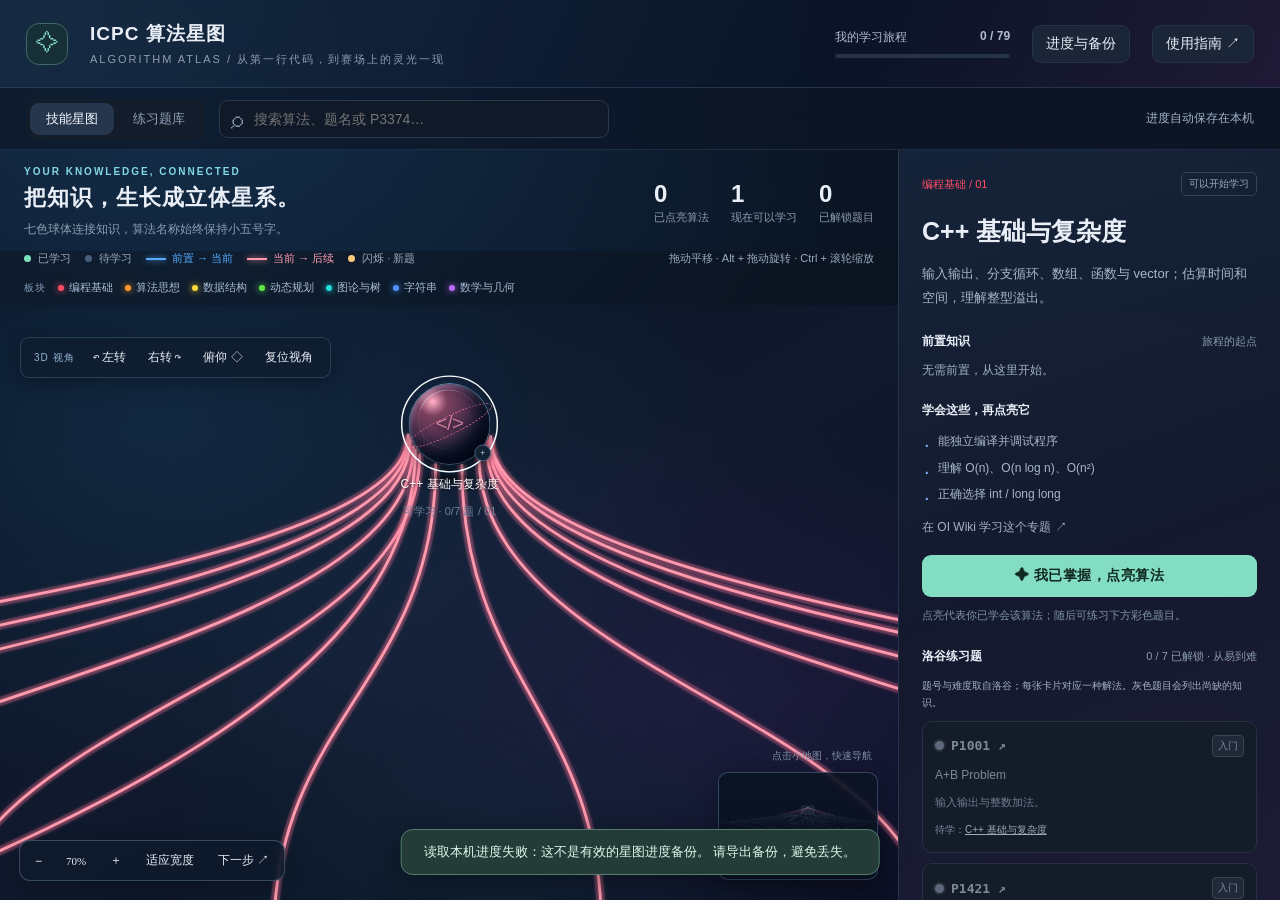
<file: 算法星图.html>
<!doctype html><html lang="zh-CN"><head><meta charset="UTF-8"><meta name="viewport" content="width=device-width,initial-scale=1"><title>ICPC 算法星图</title>
<style>
:root{color-scheme:dark;--bg:#0b101b;--panel:#121a28;--edge:#263248;--text:#e9eef7;--muted:#8e9cb2;--font:'Microsoft YaHei UI','Microsoft YaHei','Segoe UI',sans-serif}*{box-sizing:border-box}body{margin:0;background:var(--bg);color:var(--text);font:14px var(--font);height:100vh;overflow:hidden}button,input,select{font:inherit}button,a,input,select{outline-offset:4px}button{cursor:pointer;color:inherit;border:1px solid var(--edge);background:#1a2538;border-radius:9px;padding:9px 13px;transition:background .15s}button:disabled{cursor:not-allowed;opacity:.45}button:hover:not(:disabled){background:#25354d}a{color:#9cc5ff;text-decoration:none}a:hover{text-decoration:underline}header{height:88px;padding:19px 26px;display:flex;align-items:center;gap:22px;border-bottom:1px solid var(--edge);background:linear-gradient(100deg,#131f31,#0e1624 70%)}.logo{width:42px;height:42px;display:grid;place-items:center;border:1px solid #42686b;border-radius:13px;background:#172f36;color:#8ae6ce;font-size:23px}.brand h1{font-size:19px;font-weight:650;margin:0 0 5px;letter-spacing:1px}.brand p{font-size:11px;color:var(--muted);margin:0;letter-spacing:2px}.spacer{flex:1}.progress-head{width:175px;font-size:12px;color:#b0bbce}.progress-line{height:4px;border-radius:4px;background:#263248;margin-top:8px;overflow:hidden}.progress-line span{display:block;height:100%;background:linear-gradient(90deg,#78b8ff,#76e1bd);transition:width .3s}.toolbar{height:62px;display:flex;gap:14px;align-items:center;padding:10px 26px;border-bottom:1px solid var(--edge)}.tabs{display:flex;background:#131c2a;padding:4px;border-radius:10px;gap:3px}.tab{padding:7px 16px;border:0;background:transparent;font-size:13px;color:#90a0b8}.tab.active{background:#26364c;color:#f3f7ff}.search-wrap{position:relative;flex:1;max-width:390px}.search{width:100%;background:#101927;border:1px solid #2a374c;color:var(--text);padding:10px 14px 10px 34px;border-radius:9px}.search-wrap:before{content:'⌕';position:absolute;left:12px;top:5px;color:#8396ad;font-size:24px}.search-results{position:absolute;left:0;top:44px;right:0;background:#172235;border:1px solid #35465e;border-radius:9px;z-index:30;box-shadow:0 12px 30px #0008;max-height:400px;overflow:auto}.search-results button{display:block;text-align:left;width:100%;background:none;border:0;border-radius:0;border-bottom:1px solid #2a3648}.search-results small{display:block;color:#98a9bf;margin-top:3px}.quiet{color:#a3b2c7;font-size:12px}.notice-btn{border-color:#795c2c;color:#f3cb7f;background:#312a1b}.shell{height:calc(100vh - 150px);display:grid;grid-template-columns:minmax(0,1fr) 382px}.workspace{min-width:0;position:relative;display:flex;flex-direction:column;overflow:hidden}.map-intro{padding:20px 24px 15px;display:flex;gap:16px;align-items:center}.eyebrow{font-size:10px;letter-spacing:2px;color:#73cfb8;font-weight:700}.map-intro h2{font-size:22px;font-weight:600;margin:6px 0}.map-intro p{margin:0;color:var(--muted);font-size:12px;line-height:1.7}.stats{display:flex;gap:22px;margin-left:auto;white-space:nowrap}.stat strong{font:600 24px 'Segoe UI',sans-serif;display:block}.stat span{font-size:11px;color:var(--muted)}.legend{display:flex;gap:18px;font-size:11px;color:#9aabc0;align-items:center;padding:0 24px 14px;flex-wrap:wrap}.dot{display:inline-block;width:7px;height:7px;border-radius:50%;margin-right:7px;background:#66738a}.map-viewport{flex:1;overflow:auto;position:relative;scroll-behavior:auto;overscroll-behavior:contain;background-color:#0d1421;background-image:radial-gradient(#45597555 1px,transparent 1px);background-size:22px 22px;cursor:grab;scrollbar-color:#35465d #101724}.map-viewport.dragging{cursor:grabbing;user-select:none}.map-space{position:relative}.map-content{position:absolute;left:0;top:0;transform-origin:0 0}.lanes{position:absolute;top:0;left:0;right:0;pointer-events:none}.lane-head{position:absolute;top:20px;border-top:2px solid;padding-top:11px;width:216px}.lane-head b{font-weight:500;font-size:13px}.lane-head span{font:11px 'Segoe UI';opacity:.6;float:right}.edges{position:absolute;left:0;top:0;overflow:visible}.edge{fill:none;stroke:#2b3b50;stroke-width:1.4;opacity:.64}.edge.lit{stroke:#6ba393;opacity:.58}.edge.focus{stroke:#b3cdf0;opacity:1;stroke-width:2.3}.node{position:absolute;width:218px;height:88px;padding:13px 14px;display:flex;flex-direction:column;justify-content:space-between;text-align:left;border:1px solid #293448;border-radius:12px;background:linear-gradient(120deg,#17202e,#111a27);box-shadow:0 4px 16px #0002;cursor:pointer;color:#758196;transition:border-color .2s,background .2s,box-shadow .2s}.node:hover{background:#1c293b;border-color:#7d8ca5}.node.available{border-color:#46626d;border-style:dashed;color:#bac6d6}.node.learned{color:#edf7f5;border-color:var(--node-color);background:linear-gradient(120deg,color-mix(in srgb,var(--node-color) 17%,#131d2a),#141e2d);box-shadow:0 0 18px color-mix(in srgb,var(--node-color) 10%,transparent)}.node.selected{outline:2px solid #c0d9ff;outline-offset:4px}.node-top{display:flex;gap:8px;align-items:center}.node-name{font-size:14px;font-weight:600;overflow:hidden;text-overflow:ellipsis;white-space:nowrap}.node-mark{width:17px;height:17px;border-radius:50%;border:1px solid #4b596c;font-size:10px;display:inline-grid;place-items:center;flex-shrink:0}.learned .node-mark{color:#0a1918;background:var(--node-color);border-color:transparent}.node-bottom{display:flex;align-items:center;justify-content:space-between;font-size:10px;color:#8392a8}.node.learned .node-bottom{color:#bbd0d3}.new-badge{color:#ffda92;font-weight:600}.blink{animation:nodepulse 1.45s ease-in-out infinite}@keyframes nodepulse{0%,100%{box-shadow:0 0 0 2px #ffc87255,0 0 15px #ffc87222;border-color:#c99a4f}50%{box-shadow:0 0 0 5px #ffc87288,0 0 35px #ffc87266;border-color:#ffe3ac}}.map-controls{position:absolute;bottom:19px;left:19px;display:flex;gap:4px;align-items:center;border:1px solid #334358;background:#152031ee;border-radius:11px;padding:5px;z-index:5;box-shadow:0 5px 20px #0004}.map-controls button{padding:6px 10px;border:0;background:transparent}.map-controls span{min-width:40px;font:11px 'Segoe UI';text-align:center}.minimap{position:absolute;bottom:20px;right:20px;border:1px solid #334358;border-radius:10px;background:#111b2bf2;width:136px;height:178px;z-index:4;box-shadow:0 5px 20px #0004;cursor:pointer}.minimap-label{position:absolute;right:26px;bottom:202px;color:#8091a7;font-size:10px;pointer-events:none}.detail{background:#121a28;border-left:1px solid #2a374b;overflow:auto;padding:22px 23px 35px;scrollbar-color:#35465d #121a28}.detail-category{font-size:11px;display:flex;align-items:center;justify-content:space-between;color:#a7b6cc}.status-label{font-size:10px;border:1px solid #334357;border-radius:5px;padding:4px 7px;color:#9aacc1}.status-label.on{color:#8ce7c4;border-color:#336757;background:#1c352e}.detail h2{font-size:25px;line-height:1.4;margin:18px 0 10px;font-weight:600}.detail-desc{font-size:13px;line-height:1.85;color:#a7b6ca}.section-label{margin:23px 0 12px;font-size:12px;font-weight:600;display:flex;justify-content:space-between;align-items:center}.section-label span{font-weight:400;color:#8a9bb3;font-size:11px}.chips{display:flex;flex-wrap:wrap;gap:6px}.chip{padding:6px 9px;font-size:11px;border-radius:6px;background:#1a2536;border-color:#354359;color:#91a1b6}.chip.done{border-color:#3b6a5a;background:#19362e;color:#87d6b8}.chip:hover{border-color:#83b4f0}.goals{padding:0;list-style:none;color:#a7b6c9;font-size:12px;line-height:1.8}.goals li{position:relative;padding-left:16px;margin:5px 0}.goals li:before{content:'·';color:#81b5fb;position:absolute;left:2px;font-size:20px;top:-5px}.learn-btn{display:block;width:100%;padding:12px;background:#83ddc3;color:#102920;border:0;font-weight:700;letter-spacing:.5px}.learn-btn:hover:not(:disabled){background:#a1ecd7}.learn-btn.learned-btn{background:#1e3633;color:#94ddc7;border:1px solid #376657}.learn-btn:disabled{background:#293447;color:#9cacc0;opacity:.85}.hint{font-size:11px;color:#8193ac;line-height:1.7;margin-top:9px}.problem-card{border:1px solid #2c394e;border-radius:10px;background:#152030;margin:10px 0;padding:13px 12px}.problem-card.locked{background:#141c29;border-color:#273144}.problem-top{display:flex;align-items:center;gap:7px}.difficulty-dot{width:9px;height:9px;border-radius:50%;flex-shrink:0;background:var(--difficulty);box-shadow:0 0 0 2px #ffffff14}.pid{font:600 13px Consolas,monospace;color:var(--difficulty)}.difficulty-tag{font-size:10px;margin-left:auto;color:var(--difficulty);border:1px solid color-mix(in srgb,var(--difficulty) 36%,transparent);border-radius:4px;padding:3px 5px;background:color-mix(in srgb,var(--difficulty) 10%,transparent)}.black-level .difficulty-tag{background:#f0f0f0;color:#111;border-color:#fff}.black-level .pid,.black-level .problem-title{color:#e8e8ee}.black-level .difficulty-dot{border:1px solid #ddd}.problem-title{display:block;font-size:12px;line-height:1.6;color:var(--difficulty);margin:9px 0 8px}.problem-note{font-size:11px;line-height:1.75;color:#94a6bd;margin:7px 0 9px}.problem-card.locked .pid,.problem-card.locked .problem-title,.problem-card.locked .difficulty-tag{color:#7d8899}.problem-card.locked .difficulty-dot{background:#5d687a;border:0}.problem-card.locked .difficulty-tag{background:#202938;border-color:#3a4352}.problem-card.locked .problem-note{color:#6e7d91}.problem-footer{display:flex;gap:7px;align-items:center;justify-content:space-between;font-size:10px;color:#80cdb1}.problem-footer button{padding:5px 8px;font-size:10px}.problem-footer .mark-done{color:#8bd5b7;border-color:#386553;background:#19372e}.missing{font-size:10px;color:#7c8ba2;line-height:1.8}.missing button{padding:0;border:0;background:none;font-size:10px;color:#a0aabb;text-decoration:underline}.footnote{border-top:1px solid #2a374a;padding-top:15px;color:#75879f;font-size:10px;line-height:1.8;margin-top:20px}.footnote a{color:#91b6dc}.practice{display:none;overflow:auto;padding:24px;flex:1}.practice.active{display:block}.practice h2{font-weight:600;font-size:22px;margin:0 0 8px}.filter-row{display:flex;gap:8px;margin:20px 0 14px;align-items:center;flex-wrap:wrap}.filter-row select{background:#182336;color:#b7c4d7;border:1px solid #324259;padding:8px;border-radius:8px;font-size:12px}.exercise-row{display:grid;grid-template-columns:75px minmax(140px,1fr) 110px 100px 75px;gap:12px;align-items:center;padding:14px;border:1px solid #26344b;border-radius:9px;margin:8px 0;background:#131e2f;font-size:12px}.exercise-row.locked{opacity:.5}.exercise-row .row-name{line-height:1.5}.exercise-row .row-name small{display:block;color:#8094b1;font-size:10px;margin-top:4px}.exercise-row button{padding:6px;font-size:11px}.empty{padding:30px;color:#8c9db4;text-align:center;line-height:1.8}.toast{position:fixed;bottom:25px;left:50%;transform:translateX(-50%);background:#243b38;border:1px solid #527e6d;color:#dcf9ea;padding:13px 22px;border-radius:12px;box-shadow:0 6px 30px #0006;z-index:80;max-width:80%;font-size:13px}.toast[hidden]{display:none}dialog{width:500px;max-width:90vw;background:#172234;border:1px solid #3b4c63;border-radius:16px;color:#e5edf7;padding:28px;box-shadow:0 30px 100px #000a}dialog::backdrop{background:#060b13b8;backdrop-filter:blur(3px)}dialog h3{margin:0 0 14px;font-size:20px}dialog p{line-height:1.85;color:#adbed1;font-size:13px}.dialog-actions{display:flex;gap:10px;justify-content:flex-end;margin-top:22px}.danger{background:#5a2c38;border-color:#914e5b}.help-list{font-size:13px;line-height:1.9;color:#a8bbd0;padding-left:19px}.backup-menu{display:flex;gap:9px;margin-top:15px}#saveStatus{max-width:200px;text-overflow:ellipsis;white-space:nowrap;overflow:hidden}::-webkit-scrollbar{width:9px;height:9px}::-webkit-scrollbar-thumb{background:#334259;border:2px solid #111a29;border-radius:8px}::-webkit-scrollbar-track{background:#111a29}@media(max-width:1100px){.shell{grid-template-columns:minmax(0,1fr) 340px}.detail{padding:20px 18px}.progress-head{display:none}.map-intro .stats{gap:12px}.stat strong{font-size:20px}header{padding:17px 20px}.brand p{font-size:9px}.toolbar{padding:10px 20px;gap:8px}.exercise-row{grid-template-columns:65px minmax(120px,1fr) 80px;gap:8px}.exercise-row>.row-category,.exercise-row>.row-difficulty{display:none}}@media(max-width:760px){.shell{grid-template-columns:minmax(0,1fr)}.detail{position:absolute;right:0;top:150px;bottom:0;width:340px;max-width:92vw;z-index:15;box-shadow:-15px 0 40px #0006}.detail.mobile-hidden{display:none}.mobile-close{display:block!important}.brand h1{font-size:16px}.brand p{display:none}.toolbar{gap:8px;padding:8px 12px}.tab{padding:7px 9px}.toolbar>.quiet{display:none}header{gap:12px;height:88px;padding:15px}.map-intro{padding:16px}.map-intro .stats{display:none}.search-wrap{min-width:90px}.help-top{display:none}.backup-top{font-size:11px;padding:8px}.legend{padding-left:16px}.minimap{width:100px;height:145px}.minimap-label{bottom:169px}.notice-btn{font-size:11px;padding:8px}.map-intro h2{font-size:20px}}@media(prefers-reduced-motion:reduce){.blink{animation:none;outline:3px solid #ffc872;box-shadow:0 0 22px #ffc87266}.progress-line span{transition:none}}

/* Spatial tree: perspective-projected spheres and illuminated directional branches. */
body{background:radial-gradient(ellipse at 12% 8%,#153251 0,transparent 46%),radial-gradient(ellipse at 92% 88%,#241b44 0,transparent 48%),linear-gradient(145deg,#070b17,#0a1524 52%,#080e1d)}
header{background:linear-gradient(115deg,#162b42dc,#0a1428ed 65%,#211a37e6);border-color:#33466599}
.toolbar{background:#0d1727b8;border-color:#34466177;backdrop-filter:blur(18px)}
.map-intro{background:linear-gradient(105deg,#11263b66,#171d3600);position:relative;z-index:2}.detail{background:linear-gradient(160deg,#17263be8,#141a2def 55%,#1d1c34f2);backdrop-filter:blur(24px);border-color:#4a638255}.map-intro h2{letter-spacing:1px}.legend{background:#0c152180}
.map-viewport{background-color:#080f1d;background-image:radial-gradient(ellipse at 18% 20%,#17375499 0,transparent 55%),radial-gradient(ellipse at 80% 65%,#29214d88 0,transparent 50%),radial-gradient(ellipse at 55% 90%,#103a4355 0,transparent 50%),linear-gradient(150deg,#07101f,#10192d 48%,#090f22);background-size:auto;isolation:isolate}
.map-viewport:before{content:'';position:sticky;display:block;top:0;left:0;width:100%;height:100%;margin-bottom:calc(-1 * var(--view-height,600px));background-image:radial-gradient(#86b8e327 .8px,transparent 1px),linear-gradient(#7aa9dc07 1px,transparent 1px),linear-gradient(90deg,#7aa9dc07 1px,transparent 1px);background-size:37px 37px,148px 148px,148px 148px;pointer-events:none;z-index:-1}
.map-space{z-index:1}.lanes{display:none}.edge{stroke:#708eae;stroke-width:2;opacity:.52;stroke-linecap:round;stroke-linejoin:round}.edge.lit{stroke:#8bbfb7;opacity:.78;stroke-width:2.3}.edge.subdued{opacity:.21;stroke-width:1.8}.edge.incoming{stroke:#4ba8ff;opacity:1;stroke-width:4;filter:url(#lineGlowBlue)}.edge.outgoing{stroke:#ff9aae;opacity:1;stroke-width:4;filter:url(#lineGlowRed)}.branch-glow{fill:none;stroke-width:13;opacity:.2;pointer-events:none}.branch-glow.incoming{stroke:#2692ff}.branch-glow.outgoing{stroke:#ff6b8d}.edge-layer{pointer-events:none}.edges{pointer-events:none}
.node{width:228px;height:184px;padding:0;display:block;border:0!important;background:transparent!important;box-shadow:none!important;transform-origin:114px 56px;isolation:isolate;color:#8394ad}.node:hover{background:transparent}.node-top{display:flex;flex-direction:column;gap:10px;position:relative}.node-core{display:flex;position:relative;align-items:center;justify-content:center;width:112px;height:112px;border-radius:50%;background:radial-gradient(circle at 29% 22%,#768ca9b3 0,#3b536b99 15%,#243750 38%,#111e34 65%,#060d1c 86%,#060b16 100%);box-shadow:inset -13px -16px 25px #020511d9,inset 2px 3px 7px #b9d9ff48,0 14px 21px #0007,0 0 0 1px #7294b451;transition:filter .2s,box-shadow .2s}
.node-core:before{content:'';position:absolute;inset:8px 16px 21px 12px;border-top:1px solid #d0e8ff66;border-left:1px solid #b1d3ef20;border-radius:50%;transform:rotate(-25deg);pointer-events:none}.node-core:after{content:'';position:absolute;left:-10px;right:-10px;top:45px;height:24px;border:1px solid #80a9cf3d;border-radius:50%;transform:rotate(-26deg);box-shadow:0 0 10px #72b5ed0d;pointer-events:none}.orb-symbol{font:400 29px 'Segoe UI',Consolas,sans-serif;letter-spacing:-1px;color:#9eafc787;text-shadow:0 2px 5px #030713;transform:translateY(-2px)}.orb-floor{position:absolute;width:90px;height:17px;left:69px;top:123px;border-radius:50%;background:radial-gradient(ellipse,#0008,transparent 70%);z-index:-1;pointer-events:none}.node-name{font-size:16px;font-weight:550;max-width:226px;white-space:normal;overflow:visible;text-overflow:clip;line-height:1.45;color:#8fa1ba;text-align:center;text-shadow:0 2px 7px #000;display:block;letter-spacing:.5px;background:#0b15276b;border-radius:7px;padding:2px 8px}.node-bottom{display:flex;gap:4px;justify-content:center;font-size:10px;line-height:1.6;color:#6b819c;white-space:nowrap;position:relative;margin-top:4px}.node-mark{position:absolute;right:-2px;bottom:4px;width:23px;height:23px;font-size:12px;color:#8ba6c5;background:#101c2a;border:1px solid #476584;box-shadow:0 3px 10px #0008}.node.available .node-core{box-shadow:inset -13px -16px 25px #020511d9,inset 2px 3px 7px #b9d9ff48,0 14px 21px #0007,0 0 0 1px #79b2dbb3,0 0 20px #72b5ed15}.node.available .node-core:after{border-color:#8bbbe98c;border-style:dashed}.node.available .node-name{color:#c2d6eb}.node.available .orb-symbol{color:#a7c4e2c7}
.node.learned .node-core{background:radial-gradient(circle at 30% 23%,#f3fbff 0,color-mix(in srgb,var(--node-color) 60%,white) 7%,var(--node-color) 24%,color-mix(in srgb,var(--node-color) 50%,#0c2035) 52%,#0b162b 87%);box-shadow:inset -12px -15px 24px #01061799,inset 2px 2px 5px #ffffff70,0 16px 25px #0007,0 0 0 1px color-mix(in srgb,var(--node-color) 80%,white),0 0 32px color-mix(in srgb,var(--node-color) 32%,transparent)}.node.learned .orb-symbol{color:#fff;text-shadow:0 1px 6px #112b55a6}.node.learned .node-name{color:#e1edf9}.node.learned .node-core:after{border-color:color-mix(in srgb,var(--node-color) 65%,white);box-shadow:0 0 14px color-mix(in srgb,var(--node-color) 30%,transparent)}.node.learned .node-mark{background:var(--node-color);color:#07101b;border-color:#c6e9e5}.node.learned .node-bottom{color:#9bb7d2}.node.selected{outline:0}.node.selected .node-core{outline:2px solid #d4edff;outline-offset:10px;filter:brightness(1.2)}.node.selected .node-name{color:#fff;background:#29435ba3;border:1px solid #80b7e755}.node:hover .node-core{filter:brightness(1.25)}.node.blink{animation:none}.node.blink .node-core{animation:orbpulse 1.5s ease-in-out infinite}.new-badge{margin-left:3px;color:#ffe1a0;padding:0 5px;background:#4b351c9c;border-radius:4px}.node.sequence-no{font-size:10px}.minimap{background:#0b1424eb;border-color:#58739988}.map-controls{background:#0e1a2bee;border-color:#526b8b99;flex-wrap:wrap;max-width:calc(100% - 185px)}.orbit-controls{position:absolute;top:152px;left:20px;z-index:5;display:flex;align-items:center;gap:4px;padding:5px 8px;border:1px solid #54739666;border-radius:9px;background:#101d30e6;box-shadow:0 5px 20px #0004}.orbit-controls button{font-size:12px;padding:6px 9px;background:none;border:0}.orbit-controls span{font-size:10px;letter-spacing:1px;color:#91b5d5;padding:0 5px}.dimension-hint{color:#9fc4e4;font-size:10px}.branch-key{display:inline-block;width:20px;height:2px;vertical-align:middle;margin-right:6px;box-shadow:0 0 6px currentColor;background:currentColor}.legend{gap:14px}.map-intro .eyebrow{color:#82d8e4}.map-intro p{max-width:450px}.map-intro{padding-top:16px;padding-bottom:12px}.orbit-controls{top:160px}.map-controls button{font-size:12px}.map-controls span{font-size:11px}
@keyframes orbpulse{0%,100%{filter:brightness(1);outline:2px solid #ffc67088;outline-offset:8px}50%{filter:brightness(1.3);outline:3px solid #ffe5ad;outline-offset:13px;box-shadow:0 0 50px #ffc67099,inset -12px -15px 24px #01061799}}
@media(max-width:1100px){.map-intro .stats{display:none}.orbit-controls{top:177px}.legend{gap:10px}.map-intro p{font-size:11px}.map-intro h2{font-size:21px}}
@media(max-width:760px){.orbit-controls{top:176px;left:12px}.orbit-controls span{display:none}.map-controls{max-width:calc(100% - 125px);left:10px;bottom:14px;gap:0}.map-controls button{padding:6px}.map-intro h2{font-size:19px}.legend>span:last-child{display:none}.legend{padding-bottom:12px}.minimap-label{right:25px}}
@media(prefers-reduced-motion:reduce){.node.blink .node-core{animation:none;outline:3px solid #ffd28a;outline-offset:9px}.edge.incoming,.edge.outgoing{filter:none}}


.node-name{font-size:18px}.node-bottom{font-size:12px}.minimap{width:160px;height:108px;bottom:20px}.minimap-label{bottom:137px}.map-viewport:before{display:none}.map-viewport{background-image:radial-gradient(ellipse at 18% 20%,#17375499 0,transparent 55%),radial-gradient(ellipse at 80% 65%,#29214d88 0,transparent 50%),radial-gradient(ellipse at 55% 90%,#103a4355 0,transparent 50%),radial-gradient(#86b8e321 .8px,transparent 1px),linear-gradient(150deg,#07101f,#10192d 48%,#090f22);background-size:auto,auto,auto,37px 37px,auto}@media(max-width:760px){.minimap{width:100px;height:90px}.minimap-label{bottom:119px}.node-name{font-size:18px}}

/* Labels keep a screen-space size of Chinese No.4 / 9pt (18.6667 CSS px). */
.node-name{position:absolute;left:50%;top:124px;width:max-content;max-width:270px;min-width:72px;font-size:9pt!important;line-height:1.5;font-weight:500;letter-spacing:0;transform:translateX(-50%) scale(var(--label-inverse,1));transform-origin:50% 0;white-space:normal;overflow-wrap:anywhere;word-break:normal;padding:2px 8px;background:#0a1528d9;border:1px solid #6a8aad26;border-radius:7px;color:#b2c2d7;text-shadow:0 1px 4px #000;pointer-events:auto;backdrop-filter:blur(5px)}
.node-bottom{position:absolute;left:50%;top:160px;width:max-content;font-size:11px;transform:translateX(-50%) scale(var(--label-inverse,1));transform-origin:50% 0;white-space:nowrap;margin:0;padding:1px 5px;border-radius:4px;background:#0a1528b0}.node.learned .node-name{color:#f2f7fd;border-color:color-mix(in srgb,var(--node-color) 40%,transparent)}.node.selected .node-name{background:#18304bee;border-color:#9ad1ff99}.node-core{background:radial-gradient(circle at 29% 22%,color-mix(in srgb,var(--node-color) 44%,#c0d0dd) 0,color-mix(in srgb,var(--node-color) 33%,#1c2b42) 17%,color-mix(in srgb,var(--node-color) 22%,#142039) 39%,#111a2d 65%,#060c19 94%);box-shadow:inset -13px -16px 25px #020511d9,inset 2px 3px 7px #b9d9ff48,0 14px 21px #0007,0 0 0 1px color-mix(in srgb,var(--node-color) 52%,#3a4d68)}.node-core:after{border-color:color-mix(in srgb,var(--node-color) 46%,#47688b66)}.node:not(.learned) .orb-symbol{color:color-mix(in srgb,var(--node-color) 50%,#b6c7dc);opacity:.62}.node.available .node-core:after{border-color:color-mix(in srgb,var(--node-color) 75%,#8bbbe9)}.category-palette{display:flex;align-items:center;gap:12px;flex-wrap:wrap;padding:0 24px 10px;font-size:11px;color:#a9bdd6;background:#0c152180}.category-palette span{white-space:nowrap}.category-palette .dot{box-shadow:0 0 7px currentColor;width:6px;height:6px;margin-right:5px}.category-palette .palette-title{font-size:10px;color:#829bb8;letter-spacing:1px}.orbit-controls{top:187px}@media(max-width:1100px){.orbit-controls{top:204px}.category-palette{gap:9px;padding-left:24px}}@media(max-width:760px){.orbit-controls{top:222px}.category-palette{gap:8px;padding-left:16px;font-size:10px}}


.node-top{position:absolute;left:0;top:0;width:228px;height:112px}.node-name{z-index:2}.node-bottom{z-index:1}

/* Small No.5 (9pt), plain labels without a backing panel. */
.node .node-name,.node.learned .node-name,.node.selected .node-name{font-size:9pt!important;background:transparent!important;border:0!important;box-shadow:none!important;backdrop-filter:none!important;border-radius:0;text-shadow:0 1px 3px #000b;padding:2px 0}.node .node-bottom{background:transparent!important;border:0!important;box-shadow:none!important;backdrop-filter:none!important}
</style></head><body>
<header><div class="logo" aria-hidden="true">✧</div><div class="brand"><h1>ICPC 算法星图</h1><p>ALGORITHM ATLAS / 从第一行代码，到赛场上的灵光一现</p></div><div class="spacer"></div><div class="progress-head"><div style="display:flex;justify-content:space-between"><span>我的学习旅程</span><b id="progressText">0 / 0</b></div><div class="progress-line"><span id="progressBar"></span></div></div><button class="backup-top" id="backupBtn">进度与备份</button><button class="help-top" id="helpBtn">使用指南 ↗</button></header>
<div class="toolbar"><div class="tabs"><button class="tab active" data-view="tree">技能星图</button><button class="tab" data-view="practice">练习题库</button></div><div class="search-wrap"><input class="search" id="search" placeholder="搜索算法、题名或 P3374…" autocomplete="off" aria-label="搜索算法或题目"><div class="search-results" id="searchResults" hidden></div></div><div class="spacer"></div><span class="quiet" id="saveStatus">进度自动保存在本机</span><button class="notice-btn" id="noticesBtn" hidden>新解锁</button></div>
<main class="shell"><section class="workspace"><div class="map-intro" id="mapIntro"><div><div class="eyebrow">YOUR KNOWLEDGE, CONNECTED</div><h2>把知识，生长成立体星系。</h2><p>七色球体连接知识，算法名称始终保持小五号字。</p></div><div class="stats"><div class="stat"><strong id="learnedCount">0</strong><span>已点亮算法</span></div><div class="stat"><strong id="availableCount">0</strong><span>现在可以学习</span></div><div class="stat"><strong id="problemCount">0</strong><span>已解锁题目</span></div></div></div><div class="legend" id="mapLegend"><span><i class="dot" style="background:#7ce3bd"></i>已学习</span><span><i class="dot" style="background:#485d79"></i>待学习</span><span style="color:#57adff"><i class="branch-key"></i>前置 → 当前</span><span style="color:#ff9aae"><i class="branch-key"></i>当前 → 后续</span><span><i class="dot" style="background:#ffca7d"></i>闪烁 · 新题</span><span style="margin-left:auto">拖动平移 · Alt + 拖动旋转 · Ctrl + 滚轮缩放</span></div><div class="category-palette" id="categoryPalette" aria-label="算法板块配色"></div><div class="map-viewport" id="viewport"><div class="map-space" id="mapSpace"><div class="map-content" id="mapContent"><svg class="edges" id="edges" aria-hidden="true"></svg><div class="lanes" id="lanes"></div><div id="nodes"></div></div></div></div><div class="map-controls" id="mapControls"><button id="zoomOut" aria-label="缩小">−</button><span id="zoomLabel">75%</span><button id="zoomIn" aria-label="放大">＋</button><button id="fitBtn">适应宽度</button><button id="nextBtn">下一步 ↗</button></div><div class="orbit-controls" id="orbitControls"><span>3D 视角</span><button id="rotateLeft" aria-label="向左旋转">↶ 左转</button><button id="rotateRight" aria-label="向右旋转">右转 ↷</button><button id="tiltView" aria-label="切换俯仰角度">俯仰 ◇</button><button id="reset3D">复位视角</button></div><svg class="minimap" id="minimap" aria-label="技能树导航小地图"></svg><span class="minimap-label" id="miniLabel">点击小地图，快速导航</span><div class="practice" id="practice"><div class="eyebrow">PRACTICE, WITH PURPOSE</div><h2>每一道题，都在合适的时候出现。</h2><p class="quiet">按洛谷官方难度从易到难排列；同题有多种学习路线时，任一路线满足即可解锁。</p><div class="filter-row"><select id="practiceStatus" aria-label="题目状态"><option value="ready">可做且未完成</option><option value="all">全部题目</option><option value="locked">尚未解锁</option><option value="done">已完成</option></select><select id="practiceCategory" aria-label="算法方向"><option value="all">全部方向</option></select><select id="practiceDifficulty" aria-label="题目难度"><option value="all">全部难度</option></select><span class="quiet" id="practiceCount"></span></div><div id="practiceRows"></div></div></section><aside class="detail" id="detail" aria-live="polite"></aside></main>
<div class="toast" id="toast" hidden role="status"></div><dialog id="dialog"><div id="dialogContent"></div></dialog><input type="file" id="importFile" accept="application/json,.json" hidden><script id="atlas-data" type="application/json">{"version":1,"checkedAt":"2026-11-18","categories":[{"id":"basic","name":"编程基础","color":"#ff4d67","num":"01"},{"id":"method","name":"算法思想","color":"#ff982e","num":"02"},{"id":"ds","name":"数据结构","color":"#ffd83d","num":"03"},{"id":"dp","name":"动态规划","color":"#65e84b","num":"04"},{"id":"graph","name":"图论与树","color":"#23dfde","num":"05"},{"id":"string","name":"字符串","color":"#4f92ff","num":"06"},{"id":"math","name":"数学与几何","color":"#bd6bff","num":"07"}],"nodes":[{"id":"base","name":"C++ 基础与复杂度","cat":"basic","deps":[],"desc":"输入输出、分支循环、数组、函数与 vector；估算时间和空间，理解整型溢出。","goals":["能独立编译并调试程序","理解 O(n)、O(n log n)、O(n²)","正确选择 int / long long"],"wiki":"lang/","order":1},{"id":"sim","name":"模拟与枚举","cat":"basic","deps":["base"],"desc":"按题意逐步模拟，枚举有限状态；先保证不重不漏，再压缩枚举范围。","goals":["写出状态与边界","分析枚举规模","学会构造小数据检验"],"wiki":"basic/simulate/","order":2},{"id":"sort","name":"排序与离散化","cat":"method","deps":["base"],"desc":"使用排序把无序问题变成有序问题，用离散化保留大小关系、压缩值域。","goals":["掌握 sort 和比较器","学会去重与离散化","理解稳定性"],"wiki":"basic/sort-intro/","order":3},{"id":"prefix","name":"前缀和","cat":"method","deps":["base"],"desc":"预处理累计量，把区间求和转化为两个前缀的差；扩展到二维。","goals":["掌握一维与二维前缀和","写对闭区间边界","使用 long long"],"wiki":"basic/prefix-sum/","order":4},{"id":"diff","name":"差分","cat":"method","deps":["prefix"],"desc":"把区间修改变成边界修改，最后用前缀和还原原数组。","goals":["处理一维区间加","理解二维差分四角","区分修改和查询的时机"],"wiki":"basic/prefix-sum/","order":5},{"id":"binary","name":"二分查找与答案","cat":"method","deps":["sort"],"desc":"在单调序列或单调答案空间中缩小范围，寻找第一个满足条件的位置。","goals":["会用 lower_bound / upper_bound","证明判定单调性","正确处理边界"],"wiki":"basic/binary/","order":6},{"id":"two","name":"双指针与滑动窗口","cat":"method","deps":["sort"],"desc":"维护两个只向前移动的指针，利用区间性质降低枚举复杂度。","goals":["维护频率与窗口不变量","判断窗口是否单调","区分定长和变长窗口"],"wiki":"basic/two-pointers/","order":7},{"id":"greedy","name":"贪心","cat":"method","deps":["sort"],"desc":"每一步作局部选择，用交换论证或反证证明最终最优。","goals":["先写出贪心规则再证明","掌握排序型贪心","警惕看似合理的局部决策"],"wiki":"basic/greedy/","order":8},{"id":"recur","name":"递归与回溯基础","cat":"basic","deps":["base"],"desc":"用规模更小的同类问题描述原问题；理解递归出口、调用栈和状态恢复。","goals":["明确参数和出口","理解递归树","学习保存与恢复现场"],"wiki":"basic/recursion/","order":9},{"id":"divide","name":"分治与归并","cat":"method","deps":["recur","sort"],"desc":"把问题分成子问题，递归处理后合并；归并中维护跨区间的贡献。","goals":["写出划分与合并过程","掌握归并排序","分析递归复杂度"],"wiki":"basic/divide-and-conquer/","order":10},{"id":"bit","name":"位运算","cat":"basic","deps":["base"],"desc":"掌握与、或、异或、移位和二进制掩码，为状态压缩与数据结构打基础。","goals":["理解异或抵消","正确使用 unsigned 和移位","会取 lowbit"],"wiki":"math/bit/","order":11},{"id":"stack","name":"栈","cat":"ds","deps":["base"],"desc":"使用后进先出的结构处理括号、表达式和需要回退的过程。","goals":["理解栈顶与空栈","能计算后缀表达式","处理括号匹配"],"wiki":"ds/stack/","order":12},{"id":"queue","name":"队列","cat":"ds","deps":["base"],"desc":"使用先进先出的结构维护等待处理的元素，掌握双端队列的基本接口。","goals":["使用 queue / deque","维护入队出队条件","掌握计数数组"],"wiki":"ds/queue/","order":13},{"id":"heap","name":"堆与优先队列","cat":"ds","deps":["sort"],"desc":"动态维护集合中的最小值或最大值，支持插入与取出最值。","goals":["使用 priority_queue","区分大根堆和小根堆","理解 O(log n) 更新"],"wiki":"ds/heap/","order":14},{"id":"mono","name":"单调栈与单调队列","cat":"ds","deps":["stack","queue"],"desc":"维护具有单调性的候选元素，淘汰永远不会更优的选择。","goals":["维护下标与有效区间","区分栈和队列","说明每个元素至多进出一次"],"wiki":"ds/monotonous-stack/","order":15},{"id":"dsu","name":"并查集","cat":"ds","deps":["recur"],"desc":"维护不相交集合，用路径压缩与按大小合并支持连通性查询。","goals":["实现 find / union","理解路径压缩","统计连通块"],"wiki":"ds/dsu/","order":16},{"id":"st","name":"ST 表与 RMQ","cat":"ds","deps":["bit"],"desc":"用倍增预处理不可变数组上的区间最值，O(1) 回答查询。","goals":["掌握幂长区间合并","理解幂等性","区分静态与动态查询"],"wiki":"ds/sparse-table/","order":17},{"id":"fenwick","name":"树状数组","cat":"ds","deps":["bit","prefix"],"desc":"借助 lowbit 分层维护前缀信息，支持单点更新和区间求和。","goals":["写出 add / sum","理解 lowbit 覆盖的区间","结合差分扩展修改方式"],"wiki":"ds/fenwick/","order":18},{"id":"seg","name":"线段树与懒标记","cat":"ds","deps":["recur","prefix"],"desc":"把区间分层组织，用信息合并与懒标记支持动态区间修改和查询。","goals":["设计节点信息与合并","掌握 pushup / pushdown","处理多种懒标记的顺序"],"wiki":"ds/seg/","order":19},{"id":"persist","name":"可持久化线段树","cat":"ds","deps":["seg","binary"],"desc":"通过路径复制保留多个历史版本，完成区间第 k 小等版本差分查询。","goals":["理解节点共享","控制节点池大小","掌握两个版本相减"],"wiki":"ds/persistent-seg/","order":20},{"id":"balanced","name":"平衡树与 Treap","cat":"ds","deps":["recur","sort"],"desc":"维护有序集合的秩、前驱后继；学习随机优先级与分裂合并。","goals":["维护 size","实现 split / merge","理解 FHQ Treap 与区间翻转"],"wiki":"ds/treap/","order":21},{"id":"offline","name":"离线处理与扫描","cat":"method","deps":["sort","fenwick"],"desc":"把询问重新排序，维护随扫描变化的结构；也包含逆序处理的技巧。","goals":["明确扫描顺序","维护询问不变量","理解逆序删除转添加"],"wiki":"misc/offline/","order":22},{"id":"mo","name":"莫队","cat":"method","deps":["offline","bit"],"desc":"对区间询问分块排序，移动左右端点，增量维护答案。","goals":["推导 add / remove","选择块长","理解 O((n+m)√n) 的量级"],"wiki":"misc/mo-algo/","order":23},{"id":"dp","name":"动态规划入门","cat":"dp","deps":["base"],"desc":"把重叠子问题保存下来；先确定状态、转移、边界和计算顺序。","goals":["能清楚定义状态","理解最优子结构","掌握滚动数组"],"wiki":"dp/basic/","order":24},{"id":"knapsack","name":"背包 DP","cat":"dp","deps":["dp"],"desc":"按物品和容量组织状态，理解 0/1、完全、多重背包的区别。","goals":["区分正序与逆序枚举","处理恰好装满","掌握多重背包的基本优化"],"wiki":"dp/knapsack/","order":25},{"id":"interval","name":"区间 DP","cat":"dp","deps":["dp","prefix"],"desc":"用连续区间作为状态，按长度递增枚举，再选择分割点。","goals":["确定区间边界","设计枚举长度顺序","用复制处理环形区间"],"wiki":"dp/interval/","order":26},{"id":"lis","name":"LIS 与序列 DP","cat":"dp","deps":["dp","binary"],"desc":"从序列上的状态转移出发，掌握最长上升子序列及二分优化。","goals":["区分严格和非严格","掌握 tails 数组","理解序列之间的映射"],"wiki":"dp/opt/binary-search/","order":27},{"id":"treeDP","name":"树形 DP","cat":"dp","deps":["dp","tree"],"desc":"沿树的父子关系合并状态，掌握选与不选、树上背包等模型。","goals":["明确子树状态","后序合并","区分父子依赖与容量分配"],"wiki":"dp/tree/","order":28},{"id":"digit","name":"数位 DP","cat":"dp","deps":["dp","recur"],"desc":"按十进制数位构造数字，维护前缀限制、前导零和所需历史信息。","goals":["理解 tight 与 leading zero","使用记忆化","以 F(r)-F(l-1) 回答区间"],"wiki":"dp/number/","order":29},{"id":"mask","name":"状压 DP","cat":"dp","deps":["dp","bit"],"desc":"用二进制集合压缩状态，枚举子集或相邻行之间的合法转移。","goals":["估算 2^n 状态规模","判断位掩码冲突","掌握子集枚举"],"wiki":"dp/state/","order":30},{"id":"dpopt","name":"单调队列优化 DP","cat":"dp","deps":["dp","mono","prefix"],"desc":"从转移式中提取滑动窗口最优值，用单调队列代替重复枚举。","goals":["先写朴素转移","分离与当前下标有关的项","维护候选有效范围"],"wiki":"dp/opt/monotonous-queue/","order":31},{"id":"graph","name":"图的表示与建模","cat":"graph","deps":["base"],"desc":"理解点边、有向与无向图、邻接表与邻接矩阵；把实际关系转成图。","goals":["用 vector 存边","区分点数和边数","识别自环重边与连通性"],"wiki":"graph/basic/","order":32},{"id":"dfs","name":"深度优先搜索","cat":"graph","deps":["graph","recur"],"desc":"沿一条路径深入探索，配合标记、剪枝和回溯枚举可能状态。","goals":["区分全局访问与路径标记","掌握回溯恢复","预估搜索规模"],"wiki":"search/dfs/","order":33},{"id":"bfs","name":"广度优先搜索","cat":"graph","deps":["graph","queue"],"desc":"按层扩展状态，解决无权图最短路和最少步数问题。","goals":["入队时标记","维护距离","理解多源 BFS"],"wiki":"search/bfs/","order":34},{"id":"topo","name":"拓扑排序","cat":"graph","deps":["graph","queue"],"desc":"按依赖顺序处理有向无环图，用入度判断当前可处理的点。","goals":["实现 Kahn 算法","用处理数量判环","在拓扑序上汇总信息"],"wiki":"graph/topo/","order":35},{"id":"shortest","name":"Dijkstra 最短路","cat":"graph","deps":["graph","heap"],"desc":"在非负权图中用优先队列不断确定当前最近的点并松弛边。","goals":["掌握松弛","跳过过期堆元素","处理不可达和距离溢出"],"wiki":"graph/shortest-path/","order":36},{"id":"negative","name":"负权最短路与差分约束","cat":"graph","deps":["shortest","queue"],"desc":"理解 Bellman–Ford / SPFA、负环判定，以及不等式到边的转换。","goals":["区分负边和负环","正确构造超级源点","理解 SPFA 最坏复杂度"],"wiki":"graph/diff-constraints/","order":37},{"id":"floyd","name":"Floyd 全源最短路","cat":"graph","deps":["graph","dp"],"desc":"按允许的中间点进行动态规划，求所有点对之间的最短路。","goals":["理解 k 必须在最外层","处理无穷大","支持按时间加入中间点"],"wiki":"graph/shortest-path/","order":38},{"id":"mst","name":"最小生成树","cat":"graph","deps":["graph","dsu","greedy"],"desc":"通过 Kruskal 按权加入连接不同连通块的边，构造最小权生成树。","goals":["判断能否生成树","理解割性质","处理生成森林"],"wiki":"graph/mst/","order":39},{"id":"tree","name":"树与 DFS 序","cat":"graph","deps":["dfs"],"desc":"理解根、父子、深度与子树；用 DFS 序把子树映射到连续区间。","goals":["掌握前序与后序","处理父边","理解子树区间"],"wiki":"graph/tree-basic/","order":40},{"id":"lca","name":"倍增与最近公共祖先","cat":"graph","deps":["tree","bit"],"desc":"预处理 2^k 级祖先，把树上向上跳跃和 LCA 查询降到 O(log n)。","goals":["预处理祖先表","先对齐深度再同时上跳","计算树上距离"],"wiki":"graph/lca/","order":41},{"id":"treediff","name":"树上差分","cat":"graph","deps":["lca","diff"],"desc":"把路径上的批量修改转成端点与 LCA 的差分，再自底向上累加。","goals":["区分点差分与边差分","写对 LCA 与父亲的扣除","后序求和"],"wiki":"graph/tree-diff/","order":42},{"id":"hld","name":"重链剖分","cat":"graph","deps":["lca","seg"],"desc":"把树上路径拆成若干连续区间，交给线段树维护。","goals":["求重儿子和链顶","区分路径与子树操作","维护 dfs 序映射"],"wiki":"graph/hld/","order":43},{"id":"scc","name":"强连通分量与缩点","cat":"graph","deps":["dfs","stack"],"desc":"用 Tarjan 的 dfn / low 找出互相可达的点集，把它们缩成 DAG。","goals":["区分搜索栈与递归栈","正确更新 low","构造缩点后的图"],"wiki":"graph/scc/","order":44},{"id":"bridge","name":"割点与桥","cat":"graph","deps":["dfs"],"desc":"利用 DFS 树和 low 值寻找无向图中决定连通性的关键点和边。","goals":["处理根节点特判","用边编号跳过反向边","理解重边影响"],"wiki":"graph/cut/","order":45},{"id":"match","name":"二分图匹配","cat":"graph","deps":["dfs"],"desc":"将关系分为左右两部，通过增广路增加不冲突配对的数量。","goals":["识别二分图模型","寻找增广路","每次增广重置访问标记"],"wiki":"graph/bi-graph/","order":46},{"id":"flow","name":"最大流与最小割","cat":"graph","deps":["bfs","dfs"],"desc":"在残量网络上寻找增广路径，使用 Dinic 分层图与当前弧优化。","goals":["建立反向边","理解容量与残量","掌握最大流最小割定理"],"wiki":"graph/flow/max-flow/","order":47},{"id":"costflow","name":"最小费用最大流","cat":"graph","deps":["flow","negative"],"desc":"在满足流量的同时优化费用，沿最短费用增广路更新残量网络。","goals":["反向边费用取反","区分流量与费用","保证可行的费用模型"],"wiki":"graph/flow/min-cost/","order":48},{"id":"twosat","name":"2-SAT","cat":"graph","deps":["scc"],"desc":"把二选一条件转成蕴含图，通过强连通分量检查变量与其否定是否冲突。","goals":["正确拆解逻辑子句","建立成对蕴含","由 SCC 顺序构造方案"],"wiki":"graph/2-sat/","order":49},{"id":"euler","name":"欧拉路径与回路","cat":"graph","deps":["dfs","stack"],"desc":"用 Hierholzer 算法不重复地经过每条边，理解度数与连通性的条件。","goals":["区分有向和无向条件","正确选择起点","逆序输出边遍历结果"],"wiki":"graph/euler/","order":50},{"id":"centroid","name":"点分治","cat":"graph","deps":["tree","divide","two"],"desc":"每次选重心拆分树，统计经过重心的路径，再递归处理剩余连通块。","goals":["求重心","避免重复计算同一子树","控制 O(n log n) 层次"],"wiki":"graph/tree-divide/","order":51},{"id":"str","name":"字符串基础","cat":"string","deps":["base"],"desc":"理解字符编码、string 的基本操作、字符串比较与字符计数。","goals":["区分字符和数字","处理整行输入","掌握下标与长度"],"wiki":"string/basic/","order":52},{"id":"hash","name":"字符串哈希","cat":"string","deps":["str","prefix","sort"],"desc":"把字符串映射为数值指纹，预处理前缀哈希以快速比较子串。","goals":["计算区间哈希","理解碰撞","使用双哈希或验证降低碰撞风险"],"wiki":"string/hash/","order":53},{"id":"kmp","name":"KMP","cat":"string","deps":["str"],"desc":"用前缀函数复用已匹配的信息，在线性时间内寻找模式串及其边界。","goals":["构造前缀函数","处理失配回退","理解 border 与周期"],"wiki":"string/kmp/","order":54},{"id":"trie","name":"字典树 Trie","cat":"string","deps":["str"],"desc":"把公共前缀共享为树路径，支持字符串插入、查询和前缀统计。","goals":["设计字符映射","区分经过数与结尾数","控制节点池"],"wiki":"string/trie/","order":55},{"id":"ac","name":"AC 自动机","cat":"string","deps":["trie","bfs"],"desc":"在 Trie 上加入失配指针，多模式匹配时复用当前后缀信息。","goals":["用 BFS 建 fail","区分出现次数和出现种类","沿 fail 树累计"],"wiki":"string/ac-automaton/","order":56},{"id":"manacher","name":"Manacher 回文","cat":"string","deps":["str"],"desc":"维护最右回文边界与镜像半径，线性求出每个位置的最长回文。","goals":["统一奇偶长度","正确映射原串位置","理解镜像加速"],"wiki":"string/manacher/","order":57},{"id":"sa","name":"后缀数组与 LCP","cat":"string","deps":["str","sort","binary"],"desc":"排序所有后缀并求相邻后缀的公共前缀，处理重复子串与字典序问题。","goals":["实现倍增排序","构造 rank / height","理解后缀间的公共前缀"],"wiki":"string/sa/","order":58},{"id":"sam","name":"后缀自动机","cat":"string","deps":["str","dp","sort"],"desc":"按 endpos 等价类构造字符串自动机，统计不同子串及其出现次数。","goals":["理解 len / link / clone","按长度进行 DP","维护出现次数"],"wiki":"string/sam/","order":59},{"id":"gcd","name":"整除与最大公约数","cat":"math","deps":["base"],"desc":"掌握辗转相除、约数、质数、最小公倍数及模运算的基本规则。","goals":["实现 gcd / lcm","理解互质","避免 lcm 乘法溢出"],"wiki":"math/number-theory/gcd/","order":60},{"id":"sieve","name":"素数筛","cat":"math","deps":["gcd"],"desc":"从埃氏筛到线性筛，批量预处理质数及最小质因子。","goals":["写出筛法","证明线性筛不重复","用质数表做因数分解"],"wiki":"math/number-theory/sieve/","order":61},{"id":"pow","name":"快速幂与模运算","cat":"math","deps":["bit","gcd"],"desc":"按指数的二进制拆分乘方，使用取模控制数值范围。","goals":["实现迭代快速幂","正确处理 0 次方","理解乘法中间结果溢出"],"wiki":"math/quick-pow/","order":62},{"id":"exgcd","name":"扩展欧几里得","cat":"math","deps":["gcd","recur"],"desc":"求 ax+by=gcd(a,b) 的整数解，处理同余方程和解的参数化。","goals":["推导递推","判断方程是否有解","归一化最小非负解"],"wiki":"math/number-theory/linear-equation/","order":63},{"id":"inverse","name":"乘法逆元","cat":"math","deps":["exgcd","pow"],"desc":"在模意义下实现除法；理解逆元存在条件，学习线性和批量求逆。","goals":["判断 gcd(a,p)=1","区分费马法和 exgcd","处理连续整数逆元"],"wiki":"math/number-theory/inverse/","order":64},{"id":"comb","name":"组合计数与 Lucas","cat":"math","deps":["inverse","dp"],"desc":"理解排列组合、加法乘法原理、容斥基础与模素数的组合数计算。","goals":["预处理阶乘和逆阶乘","掌握 Pascal 递推","理解 Lucas 定理"],"wiki":"math/combinatorics/combination/","order":65},{"id":"crt","name":"中国剩余定理","cat":"math","deps":["exgcd"],"desc":"合并多组同余方程，处理模数互质及不互质的扩展情形。","goals":["判断合并是否有解","使用 exgcd","处理乘法溢出"],"wiki":"math/number-theory/crt/","order":66},{"id":"matrix","name":"矩阵快速幂","cat":"math","deps":["pow","dp"],"desc":"把线性递推表示成矩阵乘法，通过快速幂处理很大的转移次数。","goals":["构造转移矩阵","区分行列向量","掌握单位矩阵"],"wiki":"math/matrix/","order":67},{"id":"gauss","name":"高斯消元","cat":"math","deps":["base"],"desc":"用行变换求解线性方程组，判断无解、唯一解和多解，并理解数值误差。","goals":["选取主元","设置 eps","处理秩与自由变量"],"wiki":"math/linear-algebra/gauss/","order":68},{"id":"xor","name":"异或线性基","cat":"math","deps":["bit","gauss"],"desc":"在 GF(2) 上维护一组线性无关的数，支持表示性判定及最大异或值。","goals":["按最高位插入","求最大异或","理解秩与可表示集合"],"wiki":"math/linear-algebra/basis/","order":69},{"id":"game","name":"公平组合游戏与 SG","cat":"math","deps":["gcd","dp","bit"],"desc":"从必胜必败状态递推到 Nim、mex 与 SG 函数，分析多个子游戏之和。","goals":["寻找终止态","计算 SG","掌握 Nim 异或结论"],"wiki":"math/game-theory/sprague-grundy/","order":70},{"id":"geo","name":"计算几何基础","cat":"math","deps":["base","sort"],"desc":"使用点、向量、点积与叉积处理方向、相交、面积和距离。","goals":["判断方向和共线","区分整数与浮点几何","处理 eps 和三角函数"],"wiki":"geometry/2d/","order":71},{"id":"hull","name":"凸包","cat":"math","deps":["geo","stack"],"desc":"用单调链维护凸边界，把二维点集压缩为凸多边形。","goals":["排序去重","维护转向","处理共线与小点集"],"wiki":"geometry/convex-hull/","order":72},{"id":"calipers","name":"旋转卡壳","cat":"math","deps":["hull","two"],"desc":"利用凸多边形上最优点的单调性，线性寻找直径与最小包围矩形。","goals":["理解对踵点","用叉积比较面积","处理退化凸包"],"wiki":"geometry/rotating-calipers/","order":73},{"id":"fft","name":"FFT 与卷积","cat":"math","deps":["divide","bit"],"desc":"把多项式系数映射到点值，分治完成离散傅里叶变换并快速卷积。","goals":["理解单位根","掌握蝶形运算","控制浮点误差与进位"],"wiki":"math/poly/fft/","order":74},{"id":"ntt","name":"NTT","cat":"math","deps":["fft","pow"],"desc":"在有限域中使用原根代替复数单位根，精确计算模意义下的卷积。","goals":["确认模数支持的长度","求逆变换","理解原根与位逆序"],"wiki":"math/poly/ntt/","order":75},{"id":"poly","name":"多项式进阶","cat":"math","deps":["ntt","inverse"],"desc":"使用牛顿迭代等倍增方法处理多项式求逆、对数与指数。","goals":["从低次解扩展到高次","截断次数","保证常数项满足条件"],"wiki":"math/poly/inv/","order":76},{"id":"divblock","name":"整除分块","cat":"math","deps":["gcd"],"desc":"利用 floor(n/i) 在连续区间内不变的性质，按相同商值分组计算。","goals":["求右端点 n/(n/l)","组合多变量分块","使用 64 位计数"],"wiki":"math/number-theory/sqrt-decomposition/","order":77},{"id":"mobius","name":"莫比乌斯反演","cat":"math","deps":["sieve","divblock"],"desc":"用莫比乌斯函数对约数和关系作反演，结合整除分块处理互质计数。","goals":["线性筛 mu","推导反演公式","结合前缀和和分块"],"wiki":"math/number-theory/mobius/","order":78},{"id":"prob","name":"概率与期望 DP","cat":"dp","deps":["dp","gauss"],"desc":"通过期望的线性性列出转移；有环依赖时建立方程组求解。","goals":["区分概率与期望","识别终止状态","处理 DAG 和有环状态"],"wiki":"dp/probability/","order":79}],"exercises":[{"key":"base:P1001","node":"base","pid":"P1001","extra":[],"note":"输入输出与整数加法。","url":"https://www.luogu.com.cn/problem/P1001","tags":[1],"difficulty":1,"title":"A+B Problem","checkedAt":"2026-11-17","requires":["base"],"rank":0},{"key":"base:P1421","node":"base","pid":"P1421","extra":[],"note":"用整数运算与整除处理金额。","url":"https://www.luogu.com.cn/problem/P1421","tags":[1],"difficulty":1,"title":"小玉买文具","checkedAt":"2026-11-17","requires":["base"],"rank":1},{"key":"base:P5703","node":"base","pid":"P5703","extra":[],"note":"读取变量并计算乘积。","url":"https://www.luogu.com.cn/problem/P5703","tags":[5],"difficulty":1,"title":"【深基2.例5】苹果采购","checkedAt":"2026-11-17","requires":["base"],"rank":2},{"key":"sim:P1047","node":"sim","pid":"P1047","extra":[],"note":"用数组逐位置模拟移除树木。","url":"https://www.luogu.com.cn/problem/P1047","tags":[1,22,82],"difficulty":1,"title":"[NOIP 2005 普及组] 校门外的树","checkedAt":"2026-11-17","requires":["sim","base"],"rank":3},{"key":"sim:P1980","node":"sim","pid":"P1980","extra":[],"note":"逐数逐位统计目标数字。","url":"https://www.luogu.com.cn/problem/P1980","tags":[1,2,30,82],"difficulty":1,"title":"[NOIP 2013 普及组] 计数问题","checkedAt":"2026-11-17","requires":["sim","base"],"rank":4},{"key":"sim:P1008","node":"sim","pid":"P1008","extra":[],"note":"枚举三位数并检查数字是否恰好出现一次。","url":"https://www.luogu.com.cn/problem/P1008","tags":[1,15,82,104,111],"difficulty":2,"title":"[NOIP 1998 普及组] 三连击","checkedAt":"2026-11-17","requires":["sim","base"],"rank":5},{"key":"sim:P1563","node":"sim","pid":"P1563","extra":[],"note":"按朝向与指令模拟下标移动。","url":"https://www.luogu.com.cn/problem/P1563","tags":[1,33,83],"difficulty":2,"title":"[NOIP 2016 提高组] 玩具谜题","checkedAt":"2026-11-17","requires":["sim","base"],"rank":6},{"key":"sort:P1059","node":"sort","pid":"P1059","extra":[],"note":"排序、去重后输出。","url":"https://www.luogu.com.cn/problem/P1059","tags":[1,23,82,113,504],"difficulty":2,"title":"[NOIP 2006 普及组] 明明的随机数","checkedAt":"2026-11-17","requires":["sort","base"],"rank":7},{"key":"sort:P1177","node":"sort","pid":"P1177","extra":[],"note":"采用标准排序或基础比较排序；不要求分治。","url":"https://www.luogu.com.cn/problem/P1177","tags":[113,523],"difficulty":2,"title":"【模板】排序","checkedAt":"2026-11-17","requires":["sort","base"],"rank":8},{"key":"sort:P1068","node":"sort","pid":"P1068","extra":[],"note":"多关键字排序并处理分数相同的边界。","url":"https://www.luogu.com.cn/problem/P1068","tags":[1,26,82,113],"difficulty":2,"title":"[NOIP 2009 普及组] 分数线划定","checkedAt":"2026-11-17","requires":["sort","base"],"rank":9},{"key":"prefix:P8218","node":"prefix","pid":"P8218","extra":[],"note":"预处理一维前缀和并作区间相减。","url":"https://www.luogu.com.cn/problem/P8218","tags":[254],"difficulty":2,"title":"【深进1.例1】求区间和","checkedAt":"2026-11-17","requires":["prefix","base"],"rank":10},{"key":"prefix:P1719","node":"prefix","pid":"P1719","extra":["sim"],"note":"二维前缀和加四重枚举；注意全负数。","url":"https://www.luogu.com.cn/problem/P1719","tags":[3,12,111,254],"difficulty":3,"title":"最大加权矩形","checkedAt":"2026-11-17","requires":["prefix","base","sim"],"rank":11},{"key":"prefix:P3368","node":"prefix","pid":"P3368","extra":["fenwick","diff"],"note":"以后解锁：差分数组上的树状数组，区间修改、单点查询。","url":"https://www.luogu.com.cn/problem/P3368","tags":[53,330,523],"difficulty":4,"title":"【模板】树状数组 2","checkedAt":"2026-11-17","requires":["prefix","base","fenwick","bit","diff"],"rank":12},{"key":"diff:P3397","node":"diff","pid":"P3397","extra":[],"note":"二维差分四角更新后还原。","url":"https://www.luogu.com.cn/problem/P3397","tags":[81,111,254,330,429],"difficulty":2,"title":"地毯","checkedAt":"2026-11-17","requires":["diff","prefix","base"],"rank":13},{"key":"diff:P2367","node":"diff","pid":"P2367","extra":[],"note":"区间加差分，全部修改后还原并枚举最小值。","url":"https://www.luogu.com.cn/problem/P2367","tags":[32,81,330,337],"difficulty":2,"title":"语文成绩","checkedAt":"2026-11-17","requires":["diff","prefix","base"],"rank":14},{"key":"diff:P1083","node":"diff","pid":"P1083","extra":["binary"],"note":"以后解锁：二分最早失败请求，差分检验资源是否足够。","url":"https://www.luogu.com.cn/problem/P1083","tags":[29,42,45,83,254,330],"difficulty":3,"title":"[NOIP 2012 提高组] 借教室","checkedAt":"2026-11-17","requires":["diff","prefix","base","binary","sort"],"rank":15},{"key":"binary:P2249","node":"binary","pid":"P2249","extra":[],"note":"二分查找第一次出现的位置。","url":"https://www.luogu.com.cn/problem/P2249","tags":[45],"difficulty":2,"title":"【深基13.例1】查找","checkedAt":"2026-11-17","requires":["binary","sort","base"],"rank":16},{"key":"binary:P1873","node":"binary","pid":"P1873","extra":[],"note":"二分锯片高度，用直接扫描判断木材量。","url":"https://www.luogu.com.cn/problem/P1873","tags":[7,28,45,333],"difficulty":2,"title":"[COCI 2011/2012 #5] EKO / 砍树","checkedAt":"2026-11-17","requires":["binary","sort","base"],"rank":17},{"key":"binary:P2678","node":"binary","pid":"P2678","extra":["greedy"],"note":"以后解锁：二分最小跳跃距离，贪心统计需移走的石头数。","url":"https://www.luogu.com.cn/problem/P2678","tags":[7,32,45,83],"difficulty":3,"title":"[NOIP 2015 提高组] 跳石头","checkedAt":"2026-11-17","requires":["binary","sort","base","greedy"],"rank":18},{"key":"two:P1102","node":"two","pid":"P1102","extra":[],"note":"排序后用双指针统计两个数的差；合并重复值贡献。","url":"https://www.luogu.com.cn/problem/P1102","tags":[1,5,45,78,113,235,345,504],"difficulty":2,"title":"A-B 数对","checkedAt":"2026-11-17","requires":["two","sort","base"],"rank":19},{"key":"two:P1638","node":"two","pid":"P1638","extra":[],"note":"计数数组配合变长窗口覆盖全部种类。","url":"https://www.luogu.com.cn/problem/P1638","tags":[45,46,56,288,345],"difficulty":3,"title":"逛画展","checkedAt":"2026-11-17","requires":["two","sort","base"],"rank":20},{"key":"greedy:P1223","node":"greedy","pid":"P1223","extra":[],"note":"按服务时间升序排序并计算等待时间。","url":"https://www.luogu.com.cn/problem/P1223","tags":[7,113],"difficulty":2,"title":"排队接水","checkedAt":"2026-11-17","requires":["greedy","sort","base"],"rank":21},{"key":"greedy:P1094","node":"greedy","pid":"P1094","extra":[],"note":"排序后优先把最轻与最重的物品配对。","url":"https://www.luogu.com.cn/problem/P1094","tags":[7,24,82,113,345],"difficulty":2,"title":"[NOIP 2007 普及组] 纪念品分组","checkedAt":"2026-11-17","requires":["greedy","sort","base"],"rank":22},{"key":"greedy:P1090","node":"greedy","pid":"P1090","extra":["heap"],"note":"以后解锁：每次用小根堆合并最轻的两堆。","url":"https://www.luogu.com.cn/problem/P1090","tags":[7,21,51,83,148],"difficulty":3,"title":"[NOIP 2004 提高组] 合并果子","checkedAt":"2026-11-17","requires":["greedy","sort","base","heap"],"rank":23},{"key":"recur:P5739","node":"recur","pid":"P5739","extra":[],"note":"用 n!=n·(n−1)! 练习递归出口与返回值。","url":"https://www.luogu.com.cn/problem/P5739","tags":[],"difficulty":1,"title":"【深基7.例7】计算阶乘","checkedAt":"2026-11-17","requires":["recur","base"],"rank":24},{"key":"recur:P1928","node":"recur","pid":"P1928","extra":["str"],"note":"以后解锁：递归解析嵌套的压缩字符串。","url":"https://www.luogu.com.cn/problem/P1928","tags":[1,2,54,112],"difficulty":3,"title":"外星密码","checkedAt":"2026-11-17","requires":["recur","base","str"],"rank":25},{"key":"recur:P1028","node":"recur","pid":"P1028","extra":["dp"],"note":"以后解锁：递归加记忆化统计，避免重复子问题。","url":"https://www.luogu.com.cn/problem/P1028","tags":[3,12,18,54,82],"difficulty":2,"title":"[NOIP 2001 普及组] 数的计算","checkedAt":"2026-11-17","requires":["recur","base","dp"],"rank":26},{"key":"divide:P1908","node":"divide","pid":"P1908","extra":[],"note":"归并排序时统计左右半区间之间的逆序对。","url":"https://www.luogu.com.cn/problem/P1908","tags":[42,53,54,78,112,113,298,300],"difficulty":3,"title":"逆序对","checkedAt":"2026-11-17","requires":["divide","recur","base","sort"],"rank":27},{"key":"divide:P1010","node":"divide","pid":"P1010","extra":["bit"],"note":"递归表示指数，配合二进制分解。","url":"https://www.luogu.com.cn/problem/P1010","tags":[5,15,54,82,112],"difficulty":2,"title":"[NOIP 1998 普及组] 幂次方","checkedAt":"2026-11-17","requires":["divide","recur","base","sort","bit"],"rank":28},{"key":"bit:P1100","node":"bit","pid":"P1100","extra":[],"note":"通过移位交换高低 16 位；使用无符号整数。","url":"https://www.luogu.com.cn/problem/P1100","tags":[2,5,244,314],"difficulty":2,"title":"高低位交换","checkedAt":"2026-11-17","requires":["bit","base"],"rank":29},{"key":"bit:P1469","node":"bit","pid":"P1469","extra":[],"note":"对所有数异或，利用成对抵消。","url":"https://www.luogu.com.cn/problem/P1469","tags":[5,108,314],"difficulty":2,"title":"找筷子","checkedAt":"2026-11-17","requires":["bit","base"],"rank":30},{"key":"stack:P1739","node":"stack","pid":"P1739","extra":[],"note":"遇左括号入栈、右括号配对，检查剩余情况。","url":"https://www.luogu.com.cn/problem/P1739","tags":[1,2,44,287],"difficulty":1,"title":"表达式括号匹配","checkedAt":"2026-11-17","requires":["stack","base"],"rank":31},{"key":"stack:P1449","node":"stack","pid":"P1449","extra":[],"note":"用栈计算后缀表达式；单独解析多位数。","url":"https://www.luogu.com.cn/problem/P1449","tags":[1,2,44,287],"difficulty":2,"title":"后缀表达式","checkedAt":"2026-11-17","requires":["stack","base"],"rank":32},{"key":"queue:P1540","node":"queue","pid":"P1540","extra":[],"note":"队列模拟缓存，配合计数数组判断存在性。","url":"https://www.luogu.com.cn/problem/P1540","tags":[1,27,83,288],"difficulty":2,"title":"[NOIP 2010 提高组] 机器翻译","checkedAt":"2026-11-17","requires":["queue","base"],"rank":33},{"key":"queue:P2058","node":"queue","pid":"P2058","extra":[],"note":"按时间出队并维护各国人数与国家种类数。","url":"https://www.luogu.com.cn/problem/P2058","tags":[1,33,82,148,288,345],"difficulty":3,"title":"[NOIP 2016 普及组] 海港","checkedAt":"2026-11-17","requires":["queue","base"],"rank":34},{"key":"heap:P3378","node":"heap","pid":"P3378","extra":[],"note":"小根堆的插入、查询堆顶和删除操作。","url":"https://www.luogu.com.cn/problem/P3378","tags":[51,108,148,523],"difficulty":3,"title":"【模板】堆","checkedAt":"2026-11-17","requires":["heap","sort","base"],"rank":35},{"key":"heap:P1090","node":"heap","pid":"P1090","extra":["greedy"],"note":"贪心选取最小的两堆，用小根堆加速。","url":"https://www.luogu.com.cn/problem/P1090","tags":[7,21,51,83,148],"difficulty":3,"title":"[NOIP 2004 提高组] 合并果子","checkedAt":"2026-11-17","requires":["heap","sort","base","greedy"],"rank":36},{"key":"mono:P5788","node":"mono","pid":"P5788","extra":[],"note":"从右向左维护单调栈，寻找右侧第一个更大元素。","url":"https://www.luogu.com.cn/problem/P5788","tags":[44,287,385,523],"difficulty":3,"title":"【模板】单调栈","checkedAt":"2026-11-17","requires":["mono","stack","base","queue"],"rank":37},{"key":"mono:P1886","node":"mono","pid":"P1886","extra":[],"note":"单调队列维护固定窗口的最小值与最大值。","url":"https://www.luogu.com.cn/problem/P1886","tags":[56,288,523],"difficulty":3,"title":"【模板】单调队列 / 滑动窗口","checkedAt":"2026-11-17","requires":["mono","stack","base","queue"],"rank":38},{"key":"dsu:P3367","node":"dsu","pid":"P3367","extra":[],"note":"路径压缩与按大小合并的基本操作。","url":"https://www.luogu.com.cn/problem/P3367","tags":[47,108,523],"difficulty":3,"title":"【模板】并查集","checkedAt":"2026-11-17","requires":["dsu","recur","base"],"rank":39},{"key":"dsu:P1551","node":"dsu","pid":"P1551","extra":[],"note":"把亲属关系合并成集合，再回答连通性。","url":"https://www.luogu.com.cn/problem/P1551","tags":[47],"difficulty":3,"title":"亲戚","checkedAt":"2026-11-17","requires":["dsu","recur","base"],"rank":40},{"key":"dsu:P1197","node":"dsu","pid":"P1197","extra":["offline","graph"],"note":"以后解锁：逆序恢复星球，用并查集维护连通块。","url":"https://www.luogu.com.cn/problem/P1197","tags":[25,47,48,91,175,447],"difficulty":4,"title":"[JSOI2008] 星球大战","checkedAt":"2026-11-17","requires":["dsu","recur","base","offline","sort","fenwick","bit","prefix","graph"],"rank":41},{"key":"st:P3865","node":"st","pid":"P3865","extra":[],"note":"预处理幂长最大值，两个重叠块回答静态 RMQ。","url":"https://www.luogu.com.cn/problem/P3865","tags":[43,108,290,523],"difficulty":3,"title":"【模板】ST 表 & RMQ 问题","checkedAt":"2026-11-17","requires":["st","bit","base"],"rank":42},{"key":"st:P1816","node":"st","pid":"P1816","extra":[],"note":"ST 表维护静态区间最小值。","url":"https://www.luogu.com.cn/problem/P1816","tags":[42,43,53,290],"difficulty":3,"title":"忠诚","checkedAt":"2026-11-17","requires":["st","bit","base"],"rank":43},{"key":"fenwick:P3374","node":"fenwick","pid":"P3374","extra":[],"note":"单点加、区间求和。","url":"https://www.luogu.com.cn/problem/P3374","tags":[53,523],"difficulty":4,"title":"【模板】树状数组 1","checkedAt":"2026-11-17","requires":["fenwick","bit","base","prefix"],"rank":44},{"key":"fenwick:P3368","node":"fenwick","pid":"P3368","extra":["diff"],"note":"树状数组维护差分，实现区间加和单点查询。","url":"https://www.luogu.com.cn/problem/P3368","tags":[53,330,523],"difficulty":4,"title":"【模板】树状数组 2","checkedAt":"2026-11-17","requires":["fenwick","bit","base","prefix","diff"],"rank":45},{"key":"fenwick:P1908","node":"fenwick","pid":"P1908","extra":["sort"],"note":"离散化后从右向左插入，统计较小元素数量。","url":"https://www.luogu.com.cn/problem/P1908","tags":[42,53,54,78,112,113,298,300],"difficulty":3,"title":"逆序对","checkedAt":"2026-11-17","requires":["fenwick","bit","base","prefix","sort"],"rank":46},{"key":"seg:P3372","node":"seg","pid":"P3372","extra":[],"note":"线段树维护区间和与区间加懒标记。","url":"https://www.luogu.com.cn/problem/P3372","tags":[42,523],"difficulty":4,"title":"【模板】线段树 1","checkedAt":"2026-11-17","requires":["seg","recur","base","prefix"],"rank":47},{"key":"seg:P3373","node":"seg","pid":"P3373","extra":[],"note":"维护加法、乘法懒标记，并按顺序复合。","url":"https://www.luogu.com.cn/problem/P3373","tags":[42,108,523],"difficulty":4,"title":"【模板】线段树 2","checkedAt":"2026-11-17","requires":["seg","recur","base","prefix"],"rank":48},{"key":"persist:P3834","node":"persist","pid":"P3834","extra":[],"note":"前缀版本相减，查询静态区间第 k 小。","url":"https://www.luogu.com.cn/problem/P3834","tags":[41,42,78,108,233,234,289,316,523],"difficulty":6,"title":"【模板】可持久化线段树 2（静态区间第 k 小）","checkedAt":"2026-11-17","requires":["persist","seg","recur","base","prefix","binary","sort"],"rank":49},{"key":"persist:P3919","node":"persist","pid":"P3919","extra":[],"note":"路径复制保留历史版本，实现版本查询和修改。","url":"https://www.luogu.com.cn/problem/P3919","tags":[42,50,54,108,233,234,523],"difficulty":6,"title":"【模板】可持久化线段树 1（可持久化数组）","checkedAt":"2026-11-17","requires":["persist","seg","recur","base","prefix","binary","sort"],"rank":50},{"key":"balanced:P3369","node":"balanced","pid":"P3369","extra":[],"note":"用 FHQ Treap 维护排名、第 k 小、前驱后继。","url":"https://www.luogu.com.cn/problem/P3369","tags":[50,523],"difficulty":6,"title":"【模板】普通平衡树","checkedAt":"2026-11-17","requires":["balanced","recur","base","sort"],"rank":51},{"key":"balanced:P3391","node":"balanced","pid":"P3391","extra":[],"note":"隐式 Treap 按位置分裂合并，维护区间翻转标记。","url":"https://www.luogu.com.cn/problem/P3391","tags":[50,108,523],"difficulty":6,"title":"【模板】文艺平衡树","checkedAt":"2026-11-17","requires":["balanced","recur","base","sort"],"rank":52},{"key":"offline:P1972","node":"offline","pid":"P1972","extra":[],"note":"将查询按右端点排序，树状数组维护每种颜色最后的位置。","url":"https://www.luogu.com.cn/problem/P1972","tags":[26,42,48,53,97,108,233,254,298,447],"difficulty":5,"title":"[SDOI2009] HH 的项链","checkedAt":"2026-11-17","requires":["offline","sort","base","fenwick","bit","prefix"],"rank":53},{"key":"offline:P1197","node":"offline","pid":"P1197","extra":["dsu","graph"],"note":"逆序把删除操作转成添加，再用并查集维护。","url":"https://www.luogu.com.cn/problem/P1197","tags":[25,47,48,91,175,447],"difficulty":4,"title":"[JSOI2008] 星球大战","checkedAt":"2026-11-17","requires":["offline","sort","base","fenwick","bit","prefix","dsu","recur","graph"],"rank":54},{"key":"mo:P2709","node":"mo","pid":"P2709","extra":[],"note":"莫队维护每个值的出现次数，以及次数平方和。","url":"https://www.luogu.com.cn/problem/P2709","tags":[41,523],"difficulty":5,"title":"【模板】莫队 / 小 B 的询问","checkedAt":"2026-11-17","requires":["mo","offline","sort","base","fenwick","bit","prefix"],"rank":55},{"key":"mo:P1494","node":"mo","pid":"P1494","extra":["gcd"],"note":"莫队维护同色数对数量，最后用 gcd 约分概率。","url":"https://www.luogu.com.cn/problem/P1494","tags":[41,52,108,447],"difficulty":5,"title":"[国家集训队] 小 Z 的袜子","checkedAt":"2026-11-17","requires":["mo","offline","sort","base","fenwick","bit","prefix","gcd"],"rank":56},{"key":"dp:P1216","node":"dp","pid":"P1216","extra":[],"note":"自底向上处理数字三角形，合并下一层最优值。","url":"https://www.luogu.com.cn/problem/P1216","tags":[3,12,46,102],"difficulty":2,"title":"[IOI 1994 / USACO1.5] 数字三角形 Number Triangles","checkedAt":"2026-11-17","requires":["dp","base"],"rank":57},{"key":"dp:P1115","node":"dp","pid":"P1115","extra":[],"note":"维护以当前位置结尾的最大子段和。","url":"https://www.luogu.com.cn/problem/P1115","tags":[3,7,12,112,254,444],"difficulty":2,"title":"最大子段和","checkedAt":"2026-11-17","requires":["dp","base"],"rank":58},{"key":"knapsack:P1048","node":"knapsack","pid":"P1048","extra":[],"note":"0/1 背包，容量从大到小枚举。","url":"https://www.luogu.com.cn/problem/P1048","tags":[3,22,82,139],"difficulty":2,"title":"[NOIP 2005 普及组] 采药","checkedAt":"2026-11-17","requires":["knapsack","dp","base"],"rank":59},{"key":"knapsack:P1616","node":"knapsack","pid":"P1616","extra":[],"note":"完全背包，容量从小到大枚举。","url":"https://www.luogu.com.cn/problem/P1616","tags":[3,81,139],"difficulty":2,"title":"疯狂的采药","checkedAt":"2026-11-17","requires":["knapsack","dp","base"],"rank":60},{"key":"interval:P1880","node":"interval","pid":"P1880","extra":[],"note":"复制成链、前缀和求区间重量，枚举分割点。","url":"https://www.luogu.com.cn/problem/P1880","tags":[3,77,129,144,154,254],"difficulty":4,"title":"[NOI1995] 石子合并","checkedAt":"2026-11-17","requires":["interval","dp","base","prefix"],"rank":61},{"key":"interval:P1063","node":"interval","pid":"P1063","extra":[],"note":"环形区间 DP，枚举最后合并的位置。","url":"https://www.luogu.com.cn/problem/P1063","tags":[3,23,54,83,111,144],"difficulty":4,"title":"[NOIP 2006 提高组] 能量项链","checkedAt":"2026-11-17","requires":["interval","dp","base","prefix"],"rank":62},{"key":"lis:P1020","node":"lis","pid":"P1020","extra":[],"note":"二分维护最长不升与严格上升子序列。","url":"https://www.luogu.com.cn/problem/P1020","tags":[3,7,16,42,45,53,78,83,107,364,444],"difficulty":4,"title":"[NOIP 1999 提高组] 导弹拦截","checkedAt":"2026-11-17","requires":["lis","dp","base","binary","sort"],"rank":63},{"key":"lis:P1439","node":"lis","pid":"P1439","extra":[],"note":"把排列映射为位置，转化为 LIS。","url":"https://www.luogu.com.cn/problem/P1439","tags":[3,45,53],"difficulty":4,"title":"两个排列的最长公共子序列","checkedAt":"2026-11-17","requires":["lis","dp","base","binary","sort"],"rank":64},{"key":"treeDP:P1352","node":"treeDP","pid":"P1352","extra":[],"note":"每个节点记录选与不选的子树最优值。","url":"https://www.luogu.com.cn/problem/P1352","tags":[3,70,152],"difficulty":3,"title":"没有上司的舞会","checkedAt":"2026-11-17","requires":["treeDP","dp","base","tree","dfs","graph","recur"],"rank":65},{"key":"treeDP:P2015","node":"treeDP","pid":"P2015","extra":["knapsack"],"note":"树上背包：枚举保留的边数，合并两个子树。","url":"https://www.luogu.com.cn/problem/P2015","tags":[3,11,139,152],"difficulty":4,"title":"二叉苹果树","checkedAt":"2026-11-17","requires":["treeDP","dp","base","tree","dfs","graph","recur","knapsack"],"rank":66},{"key":"digit:P2657","node":"digit","pid":"P2657","extra":[],"note":"数位 DP 记录上一位，限制相邻数字之差。","url":"https://www.luogu.com.cn/problem/P2657","tags":[3,4,26,39,48,129,141],"difficulty":3,"title":"[SCOI2009] windy 数","checkedAt":"2026-11-17","requires":["digit","dp","base","recur"],"rank":67},{"key":"digit:P2602","node":"digit","pid":"P2602","extra":[],"note":"按数位统计各个数字的出现次数，正确处理前导零。","url":"https://www.luogu.com.cn/problem/P2602","tags":[3,12,27,48,88,127,141],"difficulty":4,"title":"[ZJOI2010] 数字计数","checkedAt":"2026-11-17","requires":["digit","dp","base","recur"],"rank":68},{"key":"mask:P1896","node":"mask","pid":"P1896","extra":[],"note":"枚举每行国王状态，维护相邻行兼容性和已放数量。","url":"https://www.luogu.com.cn/problem/P1896","tags":[3,22,39,48,127,323,464],"difficulty":5,"title":"[SCOI2005] 互不侵犯","checkedAt":"2026-11-17","requires":["mask","dp","base","bit"],"rank":69},{"key":"mask:P1879","node":"mask","pid":"P1879","extra":[],"note":"状压 DP 检查土地可用状态与上下左右冲突。","url":"https://www.luogu.com.cn/problem/P1879","tags":[3,23,46,111,323,464],"difficulty":4,"title":"[USACO06NOV] Corn Fields G","checkedAt":"2026-11-17","requires":["mask","dp","base","bit"],"rank":70},{"key":"dpopt:P1776","node":"dpopt","pid":"P1776","extra":["knapsack"],"note":"按体积余数分组，用单调队列优化多重背包。","url":"https://www.luogu.com.cn/problem/P1776","tags":[3,56,99,139,244],"difficulty":4,"title":"宝物筛选","checkedAt":"2026-11-17","requires":["dpopt","dp","base","mono","stack","queue","prefix","knapsack"],"rank":71},{"key":"dpopt:P3957","node":"dpopt","pid":"P3957","extra":["binary"],"note":"二分答案，单调队列优化可跳跃位置内的最大得分。","url":"https://www.luogu.com.cn/problem/P3957","tags":[3,34,45,56,82,288],"difficulty":5,"title":"[NOIP 2017 普及组] 跳房子","checkedAt":"2026-11-17","requires":["dpopt","dp","base","mono","stack","queue","prefix","binary","sort"],"rank":72},{"key":"graph:P5318","node":"graph","pid":"P5318","extra":["dfs","bfs","sort"],"note":"以后解锁：先把邻接点排序，再输出 DFS 与 BFS 遍历序列。","url":"https://www.luogu.com.cn/problem/P5318","tags":[4,6,126,127,158],"difficulty":2,"title":"【深基18.例3】查找文献","checkedAt":"2026-11-17","requires":["graph","base","dfs","recur","bfs","queue","sort"],"rank":73},{"key":"graph:P2661","node":"graph","pid":"P2661","extra":["topo"],"note":"以后解锁：拓扑剥离非环点，再枚举剩余功能图环的长度。","url":"https://www.luogu.com.cn/problem/P2661","tags":[6,32,47,83,127,159,179,180,320],"difficulty":3,"title":"[NOIP 2015 提高组] 信息传递","checkedAt":"2026-11-17","requires":["graph","base","topo","queue"],"rank":74},{"key":"dfs:P1605","node":"dfs","pid":"P1605","extra":[],"note":"网格 DFS 枚举简单路径，回溯恢复访问标记。","url":"https://www.luogu.com.cn/problem/P1605","tags":[4,12,46,111],"difficulty":2,"title":"迷宫","checkedAt":"2026-11-17","requires":["dfs","graph","base","recur"],"rank":75},{"key":"dfs:P1219","node":"dfs","pid":"P1219","extra":[],"note":"按行放置皇后，用列和两条对角线数组剪枝。","url":"https://www.luogu.com.cn/problem/P1219","tags":[4,46,127],"difficulty":3,"title":"[USACO1.5] 八皇后 Checker Challenge","checkedAt":"2026-11-17","requires":["dfs","graph","base","recur"],"rank":76},{"key":"bfs:P1443","node":"bfs","pid":"P1443","extra":[],"note":"棋盘上的无权最短步数 BFS。","url":"https://www.luogu.com.cn/problem/P1443","tags":[4,107,126,288],"difficulty":2,"title":"马的遍历","checkedAt":"2026-11-17","requires":["bfs","graph","base","queue"],"rank":77},{"key":"bfs:P1135","node":"bfs","pid":"P1135","extra":[],"note":"把每层电梯的两个合法动作视作边，BFS 求最少次数。","url":"https://www.luogu.com.cn/problem/P1135","tags":[1,126,127,160],"difficulty":3,"title":"奇怪的电梯","checkedAt":"2026-11-17","requires":["bfs","graph","base","queue"],"rank":78},{"key":"topo:P1113","node":"topo","pid":"P1113","extra":["dp"],"note":"拓扑序上更新任务的最早完成时间。","url":"https://www.luogu.com.cn/problem/P1113","tags":[3,6,12,19,46,159],"difficulty":3,"title":"[USACO02FEB] 杂务","checkedAt":"2026-11-17","requires":["topo","graph","base","queue","dp"],"rank":79},{"key":"topo:P4017","node":"topo","pid":"P4017","extra":["dp"],"note":"拓扑排序加路径计数 DP，按题目要求取模。","url":"https://www.luogu.com.cn/problem/P4017","tags":[3,4,6,113,127,129,159],"difficulty":3,"title":"最大食物链计数","checkedAt":"2026-11-17","requires":["topo","graph","base","queue","dp"],"rank":80},{"key":"shortest:P4779","node":"shortest","pid":"P4779","extra":[],"note":"邻接表加堆优化 Dijkstra，边权非负。","url":"https://www.luogu.com.cn/problem/P4779","tags":[6,148,160,523],"difficulty":3,"title":"【模板】单源最短路径（标准版）","checkedAt":"2026-11-17","requires":["shortest","graph","base","heap","sort"],"rank":81},{"key":"shortest:P1339","node":"shortest","pid":"P1339","extra":[],"note":"用 Dijkstra 求非负权无向图单源最短路。","url":"https://www.luogu.com.cn/problem/P1339","tags":[6,26,46,70,160],"difficulty":3,"title":"[USACO09OCT] Heat Wave G","checkedAt":"2026-11-17","requires":["shortest","graph","base","heap","sort"],"rank":82},{"key":"negative:P3385","node":"negative","pid":"P3385","extra":[],"note":"从所有点出发检测负环，使用 Bellman–Ford / SPFA。","url":"https://www.luogu.com.cn/problem/P3385","tags":[6,108,174,523],"difficulty":3,"title":"【模板】负环","checkedAt":"2026-11-17","requires":["negative","shortest","graph","base","heap","sort","queue"],"rank":83},{"key":"negative:P5960","node":"negative","pid":"P5960","extra":[],"note":"把差分不等式建为约束边，从超级源点求可行距离。","url":"https://www.luogu.com.cn/problem/P5960","tags":[107,160,185,523],"difficulty":4,"title":"【模板】差分约束","checkedAt":"2026-11-17","requires":["negative","shortest","graph","base","heap","sort","queue"],"rank":84},{"key":"floyd:P1119","node":"floyd","pid":"P1119","note":"按事件顺序逐步启用中间节点。","extra":[],"title":"灾后重建","difficulty":4,"tags":[6,111,160,476],"checkedAt":"2026-11-17","url":"https://www.luogu.com.cn/problem/P1119","requires":["floyd","graph","base","dp"],"rank":85},{"key":"floyd:P2910","node":"floyd","pid":"P2910","extra":[],"note":"Floyd 求点对距离，再累加给定访问序列的代价。","url":"https://www.luogu.com.cn/problem/P2910","tags":[25,46,160,476],"difficulty":3,"title":"[USACO08OPEN] Clear And Present Danger S","checkedAt":"2026-11-17","requires":["floyd","graph","base","dp"],"rank":86},{"key":"mst:P3366","node":"mst","pid":"P3366","extra":[],"note":"Kruskal 加并查集，边数不足时判断不连通。","url":"https://www.luogu.com.cn/problem/P3366","tags":[6,47,166,523],"difficulty":3,"title":"【模板】最小生成树","checkedAt":"2026-11-17","requires":["mst","graph","base","dsu","recur","greedy","sort"],"rank":87},{"key":"mst:P1195","node":"mst","pid":"P1195","extra":[],"note":"按权合并到恰有 k 个连通块，求最小生成森林。","url":"https://www.luogu.com.cn/problem/P1195","tags":[6,47,166],"difficulty":3,"title":"口袋的天空","checkedAt":"2026-11-17","requires":["mst","graph","base","dsu","recur","greedy","sort"],"rank":88},{"key":"tree:P4913","node":"tree","pid":"P4913","extra":[],"note":"递归或显式栈遍历二叉树，求最大深度。","url":"https://www.luogu.com.cn/problem/P4913","tags":[4,126,127],"difficulty":2,"title":"【深基16.例3】二叉树深度","checkedAt":"2026-11-17","requires":["tree","dfs","graph","base","recur"],"rank":89},{"key":"tree:P1305","node":"tree","pid":"P1305","extra":["str"],"note":"按字符建立二叉树并输出前序遍历。","url":"https://www.luogu.com.cn/problem/P1305","tags":[2,4,11,54],"difficulty":2,"title":"新二叉树","checkedAt":"2026-11-17","requires":["tree","dfs","graph","base","recur","str"],"rank":90},{"key":"lca:P3379","node":"lca","pid":"P3379","note":"复习倍增 LCA 的预处理和边界。","extra":[],"title":"【模板】最近公共祖先（LCA）","difficulty":3,"tags":[108,211,523],"checkedAt":"2026-11-17","url":"https://www.luogu.com.cn/problem/P3379","requires":["lca","tree","dfs","graph","base","recur","bit"],"rank":91},{"key":"lca:P3128","node":"lca","pid":"P3128","extra":["treediff"],"note":"以后解锁：LCA 配合点差分统计经过各点的路径次数。","url":"https://www.luogu.com.cn/problem/P3128","tags":[32,46,211,228,330],"difficulty":4,"title":"[USACO15DEC] Max Flow P","checkedAt":"2026-11-17","requires":["lca","tree","dfs","graph","base","recur","bit","treediff","diff","prefix"],"rank":92},{"key":"treediff:P3128","node":"treediff","pid":"P3128","extra":[],"note":"树上点差分加后序累计。","url":"https://www.luogu.com.cn/problem/P3128","tags":[32,46,211,228,330],"difficulty":4,"title":"[USACO15DEC] Max Flow P","checkedAt":"2026-11-17","requires":["treediff","lca","tree","dfs","graph","base","recur","bit","diff","prefix"],"rank":93},{"key":"treediff:P3258","node":"treediff","pid":"P3258","extra":[],"note":"对相邻访问点之间的路径做差分，扣除重复端点。","url":"https://www.luogu.com.cn/problem/P3258","tags":[31,42,48,98,211,228,330],"difficulty":4,"title":"[JLOI2014] 松鼠的新家","checkedAt":"2026-11-17","requires":["treediff","lca","tree","dfs","graph","base","recur","bit","diff","prefix"],"rank":94},{"key":"treediff:P2680","node":"treediff","pid":"P2680","extra":["binary","greedy"],"note":"以后解锁：二分最大运输时间，用树上边差分找所有超长路径的公共边。","url":"https://www.luogu.com.cn/problem/P2680","tags":[6,32,45,83,211,228,330,379],"difficulty":5,"title":"[NOIP 2015 提高组] 运输计划","checkedAt":"2026-11-17","requires":["treediff","lca","tree","dfs","graph","base","recur","bit","diff","prefix","binary","sort","greedy"],"rank":95},{"key":"hld:P3384","node":"hld","pid":"P3384","extra":[],"note":"重链剖分把路径与子树操作交给带懒标记的线段树。","url":"https://www.luogu.com.cn/problem/P3384","tags":[42,53,228,523],"difficulty":6,"title":"【模板】重链剖分 / 树链剖分","checkedAt":"2026-11-17","requires":["hld","lca","tree","dfs","graph","base","recur","bit","seg","prefix"],"rank":96},{"key":"hld:P2146","node":"hld","pid":"P2146","extra":[],"note":"用线段树区间赋值处理安装路径和卸载子树。","url":"https://www.luogu.com.cn/problem/P2146","tags":[11,32,42,65,77,127,228],"difficulty":6,"title":"[NOI2015] 软件包管理器","checkedAt":"2026-11-17","requires":["hld","lca","tree","dfs","graph","base","recur","bit","seg","prefix"],"rank":97},{"key":"scc:P2341","node":"scc","pid":"P2341","extra":[],"note":"缩点后统计出度为零的强连通分量。","url":"https://www.luogu.com.cn/problem/P2341","tags":[6,20,23,40,46,48,155,179,180],"difficulty":4,"title":"[USACO03FALL / HAOI2006] 受欢迎的牛 G","checkedAt":"2026-11-17","requires":["scc","dfs","graph","base","recur","stack"],"rank":98},{"key":"scc:P3387","node":"scc","pid":"P3387","extra":["topo","dp"],"note":"以后解锁：缩点后在 DAG 上用拓扑 DP 求最大点权和。","url":"https://www.luogu.com.cn/problem/P3387","tags":[6,159,179,180,523],"difficulty":4,"title":"【模板】缩点 / 强连通分量","checkedAt":"2026-11-17","requires":["scc","dfs","graph","base","recur","stack","topo","queue","dp"],"rank":99},{"key":"bridge:P3388","node":"bridge","pid":"P3388","extra":[],"note":"无向图 Tarjan 求割点，单独处理 DFS 根。","url":"https://www.luogu.com.cn/problem/P3388","tags":[6,180,181,523],"difficulty":4,"title":"【模板】割点","checkedAt":"2026-11-17","requires":["bridge","dfs","graph","base","recur"],"rank":100},{"key":"bridge:P1656","node":"bridge","pid":"P1656","extra":["sort"],"note":"用边编号正确处理无向边，找出桥并排序输出。","url":"https://www.luogu.com.cn/problem/P1656","tags":[1,4,6,47,81,160,180],"difficulty":3,"title":"炸铁路","checkedAt":"2026-11-17","requires":["bridge","dfs","graph","base","recur","sort"],"rank":101},{"key":"match:P3386","node":"match","pid":"P3386","extra":[],"note":"使用增广路求二分图最大匹配。","url":"https://www.luogu.com.cn/problem/P3386","tags":[79,108,187,523],"difficulty":4,"title":"【模板】二分图最大匹配","checkedAt":"2026-11-17","requires":["match","dfs","graph","base","recur"],"rank":102},{"key":"match:P2756","node":"match","pid":"P2756","extra":[],"note":"二分图匹配并还原飞行员配对方案。","url":"https://www.luogu.com.cn/problem/P2756","tags":[79,107,108,187,332],"difficulty":4,"title":"飞行员配对方案问题","checkedAt":"2026-11-17","requires":["match","dfs","graph","base","recur"],"rank":103},{"key":"flow:P3376","node":"flow","pid":"P3376","extra":[],"note":"Dinic 最大流，维护反向边与当前弧。","url":"https://www.luogu.com.cn/problem/P3376","tags":[79,108,523],"difficulty":6,"title":"【模板】网络最大流","checkedAt":"2026-11-17","requires":["flow","bfs","graph","base","queue","dfs","recur"],"rank":104},{"key":"flow:P1343","node":"flow","pid":"P1343","extra":[],"note":"求最大流后按流量容量计算完成任务所需天数。","url":"https://www.luogu.com.cn/problem/P1343","tags":[6,70,79],"difficulty":6,"title":"地震逃生","checkedAt":"2026-11-17","requires":["flow","bfs","graph","base","queue","dfs","recur"],"rank":105},{"key":"costflow:P3381","node":"costflow","pid":"P3381","extra":[],"note":"在残量网络中反复求最短费用增广路。","url":"https://www.luogu.com.cn/problem/P3381","tags":[79,108,204,523],"difficulty":6,"title":"【模板】最小费用最大流","checkedAt":"2026-11-17","requires":["costflow","flow","bfs","graph","base","queue","dfs","recur","negative","shortest","heap","sort"],"rank":106},{"key":"costflow:P4014","node":"costflow","pid":"P4014","extra":[],"note":"源点到工人、任务到汇点，单位容量求最小和最大分配费用。","url":"https://www.luogu.com.cn/problem/P4014","tags":[187,204,332],"difficulty":6,"title":"分配问题","checkedAt":"2026-11-17","requires":["costflow","flow","bfs","graph","base","queue","dfs","recur","negative","shortest","heap","sort"],"rank":107},{"key":"twosat:P4782","node":"twosat","pid":"P4782","extra":[],"note":"每个布尔变量拆成两个点，蕴含图 SCC 判定并构造解。","url":"https://www.luogu.com.cn/problem/P4782","tags":[6,107,108,176,179,523],"difficulty":5,"title":"【模板】2-SAT","checkedAt":"2026-11-17","requires":["twosat","scc","dfs","graph","base","recur","stack"],"rank":108},{"key":"twosat:P4171","node":"twosat","pid":"P4171","extra":[],"note":"把每个客人的菜式条件转成二元逻辑子句。","url":"https://www.luogu.com.cn/problem/P4171","tags":[27,48,91,155,176],"difficulty":5,"title":"[JSOI2010] 满汉全席","checkedAt":"2026-11-17","requires":["twosat","scc","dfs","graph","base","recur","stack"],"rank":109},{"key":"euler:P7771","node":"euler","pid":"P7771","extra":[],"note":"检查度数后用 Hierholzer 求有向欧拉路径。","url":"https://www.luogu.com.cn/problem/P7771","tags":[182,523],"difficulty":4,"title":"【模板】欧拉路径","checkedAt":"2026-11-17","requires":["euler","dfs","graph","base","recur","stack"],"rank":110},{"key":"euler:P2731","node":"euler","pid":"P2731","extra":["sort"],"note":"排序邻边，用 Hierholzer 求字典序最小的无向欧拉路径。","url":"https://www.luogu.com.cn/problem/P2731","tags":[4,6,46,182],"difficulty":4,"title":"[USACO3.3] 骑马修栅栏 Riding the Fences","checkedAt":"2026-11-17","requires":["euler","dfs","graph","base","recur","stack","sort"],"rank":111},{"key":"centroid:P3806","node":"centroid","pid":"P3806","extra":[],"note":"点分治收集经过重心的距离，跨子树匹配目标距离。","url":"https://www.luogu.com.cn/problem/P3806","tags":[49,108,112,127,523],"difficulty":6,"title":"【模板】点分治","checkedAt":"2026-11-17","requires":["centroid","tree","dfs","graph","base","recur","divide","sort","two"],"rank":112},{"key":"centroid:P4178","node":"centroid","pid":"P4178","extra":[],"note":"排序子树距离并用双指针统计距离和不超过 k 的点对。","url":"https://www.luogu.com.cn/problem/P4178","tags":[42,49,53,55,112,259,345],"difficulty":6,"title":"Tree","checkedAt":"2026-11-17","requires":["centroid","tree","dfs","graph","base","recur","divide","sort","two"],"rank":113},{"key":"str:P5733","node":"str","pid":"P5733","extra":[],"note":"逐字符把小写字母转成大写。","url":"https://www.luogu.com.cn/problem/P5733","tags":[],"difficulty":1,"title":"【深基6.例1】自动修正","checkedAt":"2026-11-17","requires":["str","base"],"rank":114},{"key":"str:P1598","node":"str","pid":"P1598","extra":[],"note":"读取整行文本，统计字母频数后按行绘图。","url":"https://www.luogu.com.cn/problem/P1598","tags":[1,2,20,46],"difficulty":2,"title":"[USACO03FEB] 垂直柱状图 Vertical Histogram","checkedAt":"2026-11-17","requires":["str","base"],"rank":115},{"key":"hash:P3370","node":"hash","pid":"P3370","extra":[],"note":"对字符串计算双哈希，排序去重；注意碰撞风险。","url":"https://www.luogu.com.cn/problem/P3370","tags":[2,235,523],"difficulty":2,"title":"【模板】字符串哈希","checkedAt":"2026-11-17","requires":["hash","str","base","prefix","sort"],"rank":116},{"key":"hash:P3501","node":"hash","pid":"P3501","extra":["binary"],"note":"二分反对称回文半径，用翻转取反串的双哈希比较。","url":"https://www.luogu.com.cn/problem/P3501","tags":[27,45,57,235,329],"difficulty":5,"title":"[POI 2010] ANT-Antisymmetry","checkedAt":"2026-11-17","requires":["hash","str","base","prefix","sort","binary"],"rank":117},{"key":"kmp:P3375","node":"kmp","pid":"P3375","extra":[],"note":"构建前缀函数，在线性时间内找出全部匹配位置。","url":"https://www.luogu.com.cn/problem/P3375","tags":[2,108,302,523],"difficulty":4,"title":"【模板】KMP","checkedAt":"2026-11-17","requires":["kmp","str","base"],"rank":118},{"key":"kmp:P4391","node":"kmp","pid":"P4391","extra":[],"note":"利用末尾 border 求最小可重复广播段长度。","url":"https://www.luogu.com.cn/problem/P4391","tags":[2,26,235,254,302,334],"difficulty":4,"title":"[BalticOI 2009] Radio Transmission 无线传输","checkedAt":"2026-11-17","requires":["kmp","str","base"],"rank":119},{"key":"trie:P8306","node":"trie","pid":"P8306","extra":[],"note":"Trie 维护字符前缀出现数量，注意多测试组清空。","url":"https://www.luogu.com.cn/problem/P8306","tags":[2,108,300,523],"difficulty":3,"title":"【模板】字典树 / Trie","checkedAt":"2026-11-17","requires":["trie","str","base"],"rank":120},{"key":"trie:P2580","node":"trie","pid":"P2580","extra":[],"note":"Trie 记录单词与查询状态，区分首次、重复与不存在。","url":"https://www.luogu.com.cn/problem/P2580","tags":[2,235,300,504],"difficulty":3,"title":"于是他错误的点名开始了","checkedAt":"2026-11-17","requires":["trie","str","base"],"rank":121},{"key":"ac:P3808","node":"ac","pid":"P3808","extra":[],"note":"AC 自动机多模式匹配，统计出现过的模式串数量。","url":"https://www.luogu.com.cn/problem/P3808","tags":[2,108,301],"difficulty":6,"title":"AC 自动机（简单版）","checkedAt":"2026-11-17","requires":["ac","trie","str","base","bfs","graph","queue"],"rank":122},{"key":"ac:P3796","node":"ac","pid":"P3796","extra":[],"note":"统计每个模式串出现次数，输出最多出现的模式串。","url":"https://www.luogu.com.cn/problem/P3796","tags":[2,300,301],"difficulty":6,"title":"AC 自动机（简单版 II）","checkedAt":"2026-11-17","requires":["ac","trie","str","base","bfs","graph","queue"],"rank":123},{"key":"manacher:P3805","node":"manacher","pid":"P3805","note":"复习半径扩展与线性复杂度的关键不变量。","extra":[],"title":"【模板】Manacher","difficulty":5,"tags":[2,108,329,523],"checkedAt":"2026-11-17","url":"https://www.luogu.com.cn/problem/P3805","requires":["manacher","str","base"],"rank":124},{"key":"manacher:P4555","node":"manacher","pid":"P4555","extra":[],"note":"用回文半径维护相邻边界两侧最长回文，再合并。","url":"https://www.luogu.com.cn/problem/P4555","tags":[2,42,52,111,235,325,329],"difficulty":5,"title":"[国家集训队] 最长双回文串","checkedAt":"2026-11-17","requires":["manacher","str","base"],"rank":125},{"key":"sa:P3809","node":"sa","pid":"P3809","extra":[],"note":"倍增法构建后缀数组，按后缀字典序输出起点。","url":"https://www.luogu.com.cn/problem/P3809","tags":[2,108,113,303,523],"difficulty":6,"title":"【模板】后缀排序（SA）","checkedAt":"2026-11-17","requires":["sa","str","base","sort","binary"],"rank":126},{"key":"sa:P2852","node":"sa","pid":"P2852","extra":[],"note":"后缀数组加 LCP，二分长度并检查连续组中是否至少有 k 个后缀。","url":"https://www.luogu.com.cn/problem/P2852","tags":[23,45,46,56,235,290,303],"difficulty":4,"title":"[USACO06DEC] Milk Patterns G","checkedAt":"2026-11-17","requires":["sa","str","base","sort","binary"],"rank":127},{"key":"sam:P3804","node":"sam","pid":"P3804","extra":[],"note":"后缀自动机按长度排序传播 endpos 次数，统计长度乘出现次数。","url":"https://www.luogu.com.cn/problem/P3804","tags":[2,101,108,303,523],"difficulty":7,"title":"【模板】后缀自动机（SAM）","checkedAt":"2026-11-17","requires":["sam","str","base","dp","sort"],"rank":128},{"key":"gcd:P1888","node":"gcd","pid":"P1888","extra":["sort"],"note":"排序找最大、最小边，并用 gcd 约分。","url":"https://www.luogu.com.cn/problem/P1888","tags":[5,113,241],"difficulty":1,"title":"三角函数","checkedAt":"2026-11-17","requires":["gcd","base","sort"],"rank":129},{"key":"gcd:P1029","node":"gcd","pid":"P1029","note":"将互素因子与最小公倍数条件结合计数。","extra":[],"title":"[NOIP 2001 普及组] 最大公约数和最小公倍数问题","difficulty":2,"tags":[5,18,82,111,241],"checkedAt":"2026-11-17","url":"https://www.luogu.com.cn/problem/P1029","requires":["gcd","base"],"rank":130},{"key":"sieve:P3383","node":"sieve","pid":"P3383","extra":[],"note":"线性筛预处理素数表，回答第 k 个质数。","url":"https://www.luogu.com.cn/problem/P3383","tags":[5,72,108,239,475,523],"difficulty":2,"title":"【模板】线性筛素数","checkedAt":"2026-11-17","requires":["sieve","gcd","base"],"rank":131},{"key":"sieve:P1217","node":"sieve","pid":"P1217","extra":["sim"],"note":"枚举回文候选，再用筛出的质数进行素性检验。","url":"https://www.luogu.com.cn/problem/P1217","tags":[46,111,239],"difficulty":2,"title":"[USACO1.5] 回文质数 Prime Palindromes","checkedAt":"2026-11-17","requires":["sieve","gcd","base","sim"],"rank":132},{"key":"pow:P1226","node":"pow","pid":"P1226","extra":[],"note":"二进制快速幂，计算 a 的 b 次方模 p。","url":"https://www.luogu.com.cn/problem/P1226","tags":[5,12,54,112,314,523],"difficulty":2,"title":"【模板】快速幂","checkedAt":"2026-11-17","requires":["pow","bit","base","gcd"],"rank":133},{"key":"pow:P1965","node":"pow","pid":"P1965","extra":[],"note":"把多轮移动转化为 10 的幂，再做模运算。","url":"https://www.luogu.com.cn/problem/P1965","tags":[1,5,30,83],"difficulty":2,"title":"[NOIP 2013 提高组] 转圈游戏","checkedAt":"2026-11-17","requires":["pow","bit","base","gcd"],"rank":134},{"key":"exgcd:P1082","node":"exgcd","pid":"P1082","extra":[],"note":"扩展欧几里得求 ax≡1 (mod b) 的最小正整数解。","url":"https://www.luogu.com.cn/problem/P1082","tags":[5,29,72,83,242,276],"difficulty":4,"title":"[NOIP 2012 提高组] 同余方程","checkedAt":"2026-11-17","requires":["exgcd","gcd","base","recur"],"rank":135},{"key":"exgcd:P1516","node":"exgcd","pid":"P1516","extra":[],"note":"整理追赶关系为线性同余方程，用 exgcd 求最小非负解。","url":"https://www.luogu.com.cn/problem/P1516","tags":[5,19,48,72,88,242,250],"difficulty":5,"title":"[ZJOI2002] 青蛙的约会","checkedAt":"2026-11-17","requires":["exgcd","gcd","base","recur"],"rank":136},{"key":"inverse:P3811","node":"inverse","pid":"P3811","note":"复习线性递推逆元与前提条件。","extra":[],"title":"【模板】模意义下的乘法逆元","difficulty":3,"tags":[5,12,72,108,239,242,276,475,523],"checkedAt":"2026-11-17","url":"https://www.luogu.com.cn/problem/P3811","requires":["inverse","exgcd","gcd","base","recur","pow","bit"],"rank":137},{"key":"inverse:P5431","node":"inverse","pid":"P5431","extra":["prefix"],"note":"用前缀积与一次求逆批量得到逆元，再累计带权和。","url":"https://www.luogu.com.cn/problem/P5431","tags":[5,72,108,276,523],"difficulty":4,"title":"【模板】模意义下的乘法逆元 2","checkedAt":"2026-11-17","requires":["inverse","exgcd","gcd","base","recur","pow","bit","prefix"],"rank":138},{"key":"comb:P3807","node":"comb","pid":"P3807","extra":[],"note":"Lucas 定理把大组合数分解为模素数的小组合数。","url":"https://www.luogu.com.cn/problem/P3807","tags":[5,54,72,239,244,252,322,523],"difficulty":5,"title":"【模板】卢卡斯定理 / Lucas 定理","checkedAt":"2026-11-17","requires":["comb","inverse","exgcd","gcd","base","recur","pow","bit","dp"],"rank":139},{"key":"comb:P2822","node":"comb","pid":"P2822","extra":["prefix"],"note":"Pascal 递推组合数取模，二维前缀和统计整除条件。","url":"https://www.luogu.com.cn/problem/P2822","tags":[5,33,83,252,254],"difficulty":3,"title":"[NOIP 2016 提高组] 组合数问题","checkedAt":"2026-11-17","requires":["comb","inverse","exgcd","gcd","base","recur","pow","bit","dp","prefix"],"rank":140},{"key":"crt:P1495","node":"crt","pid":"P1495","extra":[],"note":"中国剩余定理合并两两互质的同余条件。","url":"https://www.luogu.com.cn/problem/P1495","tags":[5,72,250,523],"difficulty":5,"title":"【模板】中国剩余定理（CRT）/ 曹冲养猪","checkedAt":"2026-11-17","requires":["crt","exgcd","gcd","base","recur"],"rank":141},{"key":"crt:P4777","node":"crt","pid":"P4777","extra":[],"note":"扩展 CRT 合并不保证互质的模数，注意中间乘法溢出。","url":"https://www.luogu.com.cn/problem/P4777","tags":[5,72,241,242,243,250,523],"difficulty":5,"title":"【模板】扩展中国剩余定理（EXCRT）","checkedAt":"2026-11-17","requires":["crt","exgcd","gcd","base","recur"],"rank":142},{"key":"matrix:P3390","node":"matrix","pid":"P3390","extra":[],"note":"矩阵乘法加快速幂，正确设置单位矩阵。","url":"https://www.luogu.com.cn/problem/P3390","tags":[5,108,272,523],"difficulty":4,"title":"【模板】矩阵快速幂","checkedAt":"2026-11-17","requires":["matrix","pow","bit","base","gcd","dp"],"rank":143},{"key":"matrix:P1939","node":"matrix","pid":"P1939","extra":[],"note":"把三项线性递推组织成固定大小转移矩阵。","url":"https://www.luogu.com.cn/problem/P1939","tags":[5,71,149],"difficulty":4,"title":"矩阵加速（数列）","checkedAt":"2026-11-17","requires":["matrix","pow","bit","base","gcd","dp"],"rank":144},{"key":"gauss:P3389","node":"gauss","pid":"P3389","extra":[],"note":"浮点高斯消元求唯一解或判定不唯一。","url":"https://www.luogu.com.cn/problem/P3389","tags":[107,271,274,523],"difficulty":5,"title":"【模板】高斯消元法","checkedAt":"2026-11-17","requires":["gauss","base"],"rank":145},{"key":"gauss:P2455","node":"gauss","pid":"P2455","extra":[],"note":"消元后根据秩和常数项区分无解与多解。","url":"https://www.luogu.com.cn/problem/P2455","tags":[5,23,48,97,107,271,274],"difficulty":5,"title":"[SDOI2006] 线性方程组","checkedAt":"2026-11-17","requires":["gauss","base"],"rank":146},{"key":"xor:P3812","node":"xor","pid":"P3812","extra":[],"note":"建立异或线性基，贪心求最大子集异或值。","url":"https://www.luogu.com.cn/problem/P3812","tags":[7,244,274,277,523],"difficulty":5,"title":"【模板】线性基","checkedAt":"2026-11-17","requires":["xor","bit","base","gauss"],"rank":147},{"key":"xor:P3857","node":"xor","pid":"P3857","extra":[],"note":"把开关影响转成二进制向量，用线性基秩统计状态数。","url":"https://www.luogu.com.cn/problem/P3857","tags":[25,48,244,277,328],"difficulty":5,"title":"[TJOI2008] 彩灯","checkedAt":"2026-11-17","requires":["xor","bit","base","gauss"],"rank":148},{"key":"game:P2197","node":"game","pid":"P2197","extra":[],"note":"多堆 Nim 游戏，所有堆大小异或为零时为必败态。","url":"https://www.luogu.com.cn/problem/P2197","tags":[13,445,523],"difficulty":4,"title":"【模板】Nim 游戏","checkedAt":"2026-11-17","requires":["game","gcd","base","dp","bit"],"rank":149},{"key":"game:P4018","node":"game","pid":"P4018","extra":[],"note":"分析减去质数幂的可选操作，寻找必败态并证明规律。","url":"https://www.luogu.com.cn/problem/P4018","tags":[5,13,239],"difficulty":3,"title":"Roy&October之取石子","checkedAt":"2026-11-17","requires":["game","gcd","base","dp","bit"],"rank":150},{"key":"geo:P1355","node":"geo","pid":"P1355","extra":[],"note":"用叉积判断点与三角形边的方向关系，包含边界。","url":"https://www.luogu.com.cn/problem/P1355","tags":[5,8,70,286,292],"difficulty":3,"title":"神秘大三角","checkedAt":"2026-11-17","requires":["geo","base","sort"],"rank":151},{"key":"geo:P1429","node":"geo","pid":"P1429","extra":["divide"],"note":"以后解锁：按坐标分治最近点对，合并时检查窄条区域。","url":"https://www.luogu.com.cn/problem/P1429","tags":[8,54,112,321],"difficulty":5,"title":"平面最近点对（加强版）","checkedAt":"2026-11-17","requires":["geo","base","sort","divide","recur"],"rank":152},{"key":"hull:P2742","node":"hull","pid":"P2742","extra":[],"note":"单调链求凸包，累加边长得到围栏长度。","url":"https://www.luogu.com.cn/problem/P2742","tags":[8,46,112,291,523],"difficulty":5,"title":"【模板】二维凸包 / [USACO5.1] 圈奶牛Fencing the Cows","checkedAt":"2026-11-17","requires":["hull","geo","base","sort","stack"],"rank":153},{"key":"hull:P3829","node":"hull","pid":"P3829","extra":[],"note":"计算旋转后的圆角矩形核心顶点，凸包周长加圆弧贡献。","url":"https://www.luogu.com.cn/problem/P3829","tags":[29,48,89,291],"difficulty":6,"title":"[SHOI2012] 信用卡凸包","checkedAt":"2026-11-17","requires":["hull","geo","base","sort","stack"],"rank":154},{"key":"calipers:P1452","node":"calipers","pid":"P1452","note":"复习凸多边形直径的单调对踵点。","extra":[],"title":"[USACO03FALL] Beauty Contest G","difficulty":7,"tags":[8,20,46,111,291,299],"checkedAt":"2026-11-17","url":"https://www.luogu.com.cn/problem/P1452","requires":["calipers","hull","geo","base","sort","stack","two"],"rank":155},{"key":"calipers:P3187","node":"calipers","pid":"P3187","note":"复习四条支撑线构造最小面积包围矩形。","extra":[],"title":"[HNOI2007] 最小矩形覆盖","difficulty":7,"tags":[24,48,93,107,111,291,299],"checkedAt":"2026-11-17","url":"https://www.luogu.com.cn/problem/P3187","requires":["calipers","hull","geo","base","sort","stack","two"],"rank":156},{"key":"fft:P3803","node":"fft","pid":"P3803","extra":[],"note":"用复数 FFT 完成多项式卷积。","url":"https://www.luogu.com.cn/problem/P3803","tags":[54,69,108,286,313,324,523],"difficulty":7,"title":"【模板】多项式乘法（FFT）","checkedAt":"2026-11-17","requires":["fft","divide","recur","base","sort","bit"],"rank":157},{"key":"fft:P1919","node":"fft","pid":"P1919","extra":[],"note":"按十进制位作卷积，四舍五入后处理进位。","url":"https://www.luogu.com.cn/problem/P1919","tags":[10,108,112,313,324,523],"difficulty":7,"title":"【模板】高精度乘法 / A*B Problem 升级版","checkedAt":"2026-11-17","requires":["fft","divide","recur","base","sort","bit"],"rank":158},{"key":"ntt:P3803","node":"ntt","pid":"P3803","extra":[],"note":"采用 NTT；按系数与答案范围选择单模或多模，精确恢复题目要求的系数。","url":"https://www.luogu.com.cn/problem/P3803","tags":[54,69,108,286,313,324,523],"difficulty":7,"title":"【模板】多项式乘法（FFT）","checkedAt":"2026-11-17","requires":["ntt","fft","divide","recur","base","sort","bit","pow","gcd"],"rank":159},{"key":"ntt:P4238","node":"ntt","pid":"P4238","extra":["poly"],"note":"以后解锁：NTT 配合牛顿迭代完成多项式求逆。","url":"https://www.luogu.com.cn/problem/P4238","tags":[5,12,43,54,69,276,313,324,523],"difficulty":7,"title":"【模板】多项式乘法逆","checkedAt":"2026-11-17","requires":["ntt","fft","divide","recur","base","sort","bit","pow","gcd","poly","inverse","exgcd"],"rank":160},{"key":"poly:P4238","node":"poly","pid":"P4238","extra":[],"note":"从常数项的逆元开始，用牛顿迭代倍增求逆多项式。","url":"https://www.luogu.com.cn/problem/P4238","tags":[5,12,43,54,69,276,313,324,523],"difficulty":7,"title":"【模板】多项式乘法逆","checkedAt":"2026-11-17","requires":["poly","ntt","fft","divide","recur","base","sort","bit","pow","gcd","inverse","exgcd"],"rank":161},{"key":"poly:P4725","node":"poly","pid":"P4725","extra":[],"note":"多项式求导、求逆、卷积后积分，得到形式对数。","url":"https://www.luogu.com.cn/problem/P4725","tags":[5,69,81,108,280,281,313,324,523],"difficulty":7,"title":"【模板】多项式对数函数（多项式 ln）","checkedAt":"2026-11-17","requires":["poly","ntt","fft","divide","recur","base","sort","bit","pow","gcd","inverse","exgcd"],"rank":162},{"key":"divblock:P1403","node":"divblock","pid":"P1403","extra":[],"note":"将相同 floor(n/i) 的项分块求和。","url":"https://www.luogu.com.cn/problem/P1403","tags":[5,22,48,70,92,111,448],"difficulty":2,"title":"[AHOI2005] 约数研究","checkedAt":"2026-11-17","requires":["divblock","gcd","base"],"rank":163},{"key":"divblock:P2261","node":"divblock","pid":"P2261","extra":[],"note":"把余数和改写为 n·k 减去整除和，再作分块。","url":"https://www.luogu.com.cn/problem/P2261","tags":[5,24,38,48,448],"difficulty":4,"title":"[CQOI2007] 余数求和","checkedAt":"2026-11-17","requires":["divblock","gcd","base"],"rank":164},{"key":"mobius:P3455","node":"mobius","pid":"P3455","note":"对 gcd 约束缩放后进行反演与分块。","extra":[],"title":"[POI 2007] ZAP-Queries","difficulty":6,"tags":[24,57,241,251,254,259,448,475],"checkedAt":"2026-11-17","url":"https://www.luogu.com.cn/problem/P3455","requires":["mobius","sieve","gcd","base","divblock"],"rank":165},{"key":"mobius:P2522","node":"mobius","pid":"P2522","extra":["prefix"],"note":"容斥拆成前缀矩形，再作莫比乌斯反演与整除分块。","url":"https://www.luogu.com.cn/problem/P2522","tags":[28,40,48,241,251,259,448],"difficulty":6,"title":"[HAOI2011] Problem b","checkedAt":"2026-11-17","requires":["mobius","sieve","gcd","base","divblock","prefix"],"rank":166},{"key":"prob:P1297","node":"prob","pid":"P1297","extra":[],"note":"利用期望的线性性，逐项计算相邻答案相同的概率贡献。","url":"https://www.luogu.com.cn/problem/P1297","tags":[5,52,266,270],"difficulty":4,"title":"[国家集训队] 单选错位","checkedAt":"2026-11-17","requires":["prob","dp","base","gauss"],"rank":167},{"key":"prob:P4316","node":"prob","pid":"P4316","extra":["topo"],"note":"在有向无环图上按逆拓扑序计算到终点的期望路长。","url":"https://www.luogu.com.cn/problem/P4316","tags":[3,54,129,159,270,287],"difficulty":4,"title":"绿豆蛙的归宿","checkedAt":"2026-11-17","requires":["prob","dp","base","gauss","topo","graph","queue"],"rank":168},{"key":"prob:P3232","node":"prob","pid":"P3232","extra":["graph"],"note":"用高斯消元求随机游走经过次数，再按期望贡献安排边权。","url":"https://www.luogu.com.cn/problem/P3232","tags":[7,30,48,91,93,270,274],"difficulty":7,"title":"[HNOI2013 / JSOI2013] 游走","checkedAt":"2026-11-17","requires":["prob","dp","base","gauss","graph"],"rank":169},{"key":"base:P1009","node":"base","pid":"P1009","note":"数组与大整数乘法模拟，检查循环复杂度。","extra":[],"title":"[NOIP 1998 普及组] 阶乘之和","difficulty":2,"tags":[5,10,15,82],"checkedAt":"2026-11-17","url":"https://www.luogu.com.cn/problem/P1009","requires":["base"],"rank":170},{"key":"base:P1042","node":"base","pid":"P1042","note":"按规则逐项处理输入，练习分支和边界。","extra":[],"title":"[NOIP 2003 普及组] 乒乓球","difficulty":2,"tags":[1,2,20,82],"checkedAt":"2026-11-17","url":"https://www.luogu.com.cn/problem/P1042","requires":["base"],"rank":171},{"key":"base:P1098","node":"base","pid":"P1098","note":"字符分类与循环展开，处理题目约定的边界。","extra":[],"title":"[NOIP 2007 提高组] 字符串的展开","difficulty":2,"tags":[1,2,24,83],"checkedAt":"2026-11-17","url":"https://www.luogu.com.cn/problem/P1098","requires":["base"],"rank":172},{"key":"sim:P1067","node":"sim","pid":"P1067","note":"按符号与幂次分类输出多项式。","extra":[],"title":"[NOIP 2009 普及组] 多项式输出","difficulty":2,"tags":[1,2,5,26,82],"checkedAt":"2026-11-17","url":"https://www.luogu.com.cn/problem/P1067","requires":["sim","base"],"rank":173},{"key":"sim:P1328","node":"sim","pid":"P1328","note":"周期枚举与胜负规则模拟。","extra":[],"title":"[NOIP 2014 提高组] 生活大爆炸版石头剪刀布","difficulty":2,"tags":[1,31,83],"checkedAt":"2026-11-17","url":"https://www.luogu.com.cn/problem/P1328","requires":["sim","base"],"rank":174},{"key":"sim:P3952","node":"sim","pid":"P3952","note":"模拟作用域并判断程序复杂度。","extra":["stack"],"title":"[NOIP 2017 提高组] 时间复杂度","difficulty":4,"tags":[1,2,34,83,287],"checkedAt":"2026-11-17","url":"https://www.luogu.com.cn/problem/P3952","requires":["sim","base","stack"],"rank":175},{"key":"sim:P2482","node":"sim","pid":"P2482","note":"综合模拟：维护角色、手牌、回合与事件次序。","extra":[],"title":"[SDOI2010] 猪国杀","difficulty":7,"tags":[1,2,27,48,97],"checkedAt":"2026-11-17","url":"https://www.luogu.com.cn/problem/P2482","requires":["sim","base"],"rank":176},{"key":"sort:P1093","node":"sort","pid":"P1093","note":"多关键字排序与稳定的编号处理。","extra":[],"title":"[NOIP 2007 普及组] 奖学金","difficulty":2,"tags":[1,5,24,82,113],"checkedAt":"2026-11-17","url":"https://www.luogu.com.cn/problem/P1093","requires":["sort","base"],"rank":177},{"key":"sort:P1781","node":"sort","pid":"P1781","note":"把超长整数作为字符串比较并排序。","extra":["str"],"title":"宇宙总统","difficulty":2,"tags":[2,10,81,113],"checkedAt":"2026-11-17","url":"https://www.luogu.com.cn/problem/P1781","requires":["sort","base","str"],"rank":178},{"key":"sort:P1051","node":"sort","pid":"P1051","note":"按规则计算后进行多关键字排序。","extra":[],"title":"[NOIP 2005 提高组] 谁拿了最多奖学金","difficulty":2,"tags":[2,22,83,113],"checkedAt":"2026-11-17","url":"https://www.luogu.com.cn/problem/P1051","requires":["sort","base"],"rank":179},{"key":"sort:P1955","node":"sort","pid":"P1955","note":"离散化后先合并相等约束，再检查不等关系。","extra":["dsu"],"title":"[NOI2015] 程序自动分析","difficulty":4,"tags":[32,47,77,78,235,477],"checkedAt":"2026-11-17","url":"https://www.luogu.com.cn/problem/P1955","requires":["sort","base","dsu","recur"],"rank":180},{"key":"sort:P1966","node":"sort","pid":"P1966","note":"排序映射成排列，再统计逆序对。","extra":["fenwick"],"title":"[NOIP 2013 提高组] 火柴排队","difficulty":5,"tags":[7,30,53,78,83,113],"checkedAt":"2026-11-17","url":"https://www.luogu.com.cn/problem/P1966","requires":["sort","base","fenwick","bit","prefix"],"rank":181},{"key":"prefix:P1147","node":"prefix","pid":"P1147","note":"用连续整数区间和定位可行区间。","extra":[],"title":"连续正整数和","difficulty":2,"tags":[5,45,111,254,345],"checkedAt":"2026-11-17","url":"https://www.luogu.com.cn/problem/P1147","requires":["prefix","base"],"rank":182},{"key":"prefix:P2280","node":"prefix","pid":"P2280","note":"二维前缀和求固定大小区域的最大权值。","extra":[],"title":"[HNOI2003] 激光炸弹","difficulty":3,"tags":[3,20,48,93,111,254],"checkedAt":"2026-11-17","url":"https://www.luogu.com.cn/problem/P2280","requires":["prefix","base"],"rank":183},{"key":"prefix:P3392","node":"prefix","pid":"P3392","note":"预处理各行颜色代价，枚举两条分界。","extra":[],"title":"涂条纹","difficulty":2,"tags":[1,33,111,337],"checkedAt":"2026-11-17","url":"https://www.luogu.com.cn/problem/P3392","requires":["prefix","base"],"rank":184},{"key":"prefix:P8649","node":"prefix","pid":"P8649","note":"用前缀和模值相同的计数统计整除子数组。","extra":[],"title":"[蓝桥杯 2017 省 B] k 倍区间","difficulty":2,"tags":[34,111,254,363],"checkedAt":"2026-11-17","url":"https://www.luogu.com.cn/problem/P8649","requires":["prefix","base"],"rank":185},{"key":"prefix:P1387","node":"prefix","pid":"P1387","note":"二维前缀和判定全一正方形，或比较动态规划做法。","extra":[],"title":"最大正方形","difficulty":2,"tags":[3,70,111,254],"checkedAt":"2026-11-17","url":"https://www.luogu.com.cn/problem/P1387","requires":["prefix","base"],"rank":186},{"key":"diff:P3258","node":"diff","pid":"P3258","note":"把路径访问次数转成树上点差分。","extra":["treediff"],"title":"[JLOI2014] 松鼠的新家","difficulty":4,"tags":[31,42,48,98,211,228,330],"checkedAt":"2026-11-17","url":"https://www.luogu.com.cn/problem/P3258","requires":["diff","prefix","base","treediff","lca","tree","dfs","graph","recur","bit"],"rank":187},{"key":"diff:P1438","node":"diff","pid":"P1438","note":"用差分表示等差数列增量，再维护区间修改。","extra":["seg"],"title":"无聊的数列","difficulty":4,"tags":[42,53,81,289,330],"checkedAt":"2026-11-17","url":"https://www.luogu.com.cn/problem/P1438","requires":["diff","prefix","base","seg","recur"],"rank":188},{"key":"diff:P5026","node":"diff","pid":"P5026","note":"把三角形水位变化拆成分段差分。","extra":[],"title":"Lycanthropy","difficulty":4,"tags":[42,330],"checkedAt":"2026-11-17","url":"https://www.luogu.com.cn/problem/P5026","requires":["diff","prefix","base"],"rank":189},{"key":"diff:P4231","node":"diff","pid":"P4231","note":"把等差数列区间增量转成二阶差分。","extra":[],"title":"三步必杀","difficulty":4,"tags":[254,330],"checkedAt":"2026-11-17","url":"https://www.luogu.com.cn/problem/P4231","requires":["diff","prefix","base"],"rank":190},{"key":"diff:P4552","node":"diff","pid":"P4552","note":"用相邻差分分析最少区间加减操作次数。","extra":[],"title":"[Poetize6] IncDec Sequence","difficulty":4,"tags":[330],"checkedAt":"2026-11-17","url":"https://www.luogu.com.cn/problem/P4552","requires":["diff","prefix","base"],"rank":191},{"key":"binary:P1182","node":"binary","pid":"P1182","note":"二分最小分段和上界，贪心判定。","extra":["greedy"],"title":"数列分段 Section II","difficulty":3,"tags":[7,45,254],"checkedAt":"2026-11-17","url":"https://www.luogu.com.cn/problem/P1182","requires":["binary","sort","base","greedy"],"rank":192},{"key":"binary:P1902","node":"binary","pid":"P1902","note":"二分危险值上限，以可达性判定。","extra":["bfs"],"title":"刺杀大使","difficulty":3,"tags":[4,45,99,126,127,166],"checkedAt":"2026-11-17","url":"https://www.luogu.com.cn/problem/P1902","requires":["binary","sort","base","bfs","graph","queue"],"rank":193},{"key":"binary:P1314","node":"binary","pid":"P1314","note":"二分权值阈值，用前缀统计计算检验值。","extra":["prefix"],"title":"[NOIP 2011 提高组] 聪明的质监员","difficulty":3,"tags":[5,28,45,83,254],"checkedAt":"2026-11-17","url":"https://www.luogu.com.cn/problem/P1314","requires":["binary","sort","base","prefix"],"rank":194},{"key":"binary:P1083","node":"binary","pid":"P1083","note":"二分首个失败订单，以差分检查资源。","extra":["diff"],"title":"[NOIP 2012 提高组] 借教室","difficulty":3,"tags":[29,42,45,83,254,330],"checkedAt":"2026-11-17","url":"https://www.luogu.com.cn/problem/P1083","requires":["binary","sort","base","diff","prefix"],"rank":195},{"key":"binary:P4343","node":"binary","pid":"P4343","note":"分别二分合法分段数量的边界。","extra":["prefix"],"title":"[SHOI2015] 自动刷题机","difficulty":4,"tags":[32,45,48,89],"checkedAt":"2026-11-17","url":"https://www.luogu.com.cn/problem/P4343","requires":["binary","sort","base","prefix"],"rank":196},{"key":"two:P1147","node":"two","pid":"P1147","note":"维护连续自然数窗口，利用区间和单调性。","extra":[],"title":"连续正整数和","difficulty":2,"tags":[5,45,111,254,345],"checkedAt":"2026-11-17","url":"https://www.luogu.com.cn/problem/P1147","requires":["two","sort","base"],"rank":197},{"key":"two:CF279B","node":"two","pid":"CF279B","note":"维护总阅读时间不超过上限的最长连续窗口。","extra":["prefix"],"title":"Books","difficulty":3,"tags":[45,345],"checkedAt":"2026-11-17","url":"https://www.luogu.com.cn/problem/CF279B","requires":["two","sort","base","prefix"],"rank":198},{"key":"two:P1712","node":"two","pid":"P1712","note":"按区间长度排序，双指针维护覆盖条件。","extra":["seg"],"title":"[NOI2016] 区间","difficulty":5,"tags":[33,42,77,78,108,113,345],"checkedAt":"2026-11-17","url":"https://www.luogu.com.cn/problem/P1712","requires":["two","sort","base","seg","recur","prefix"],"rank":199},{"key":"two:P3143","node":"two","pid":"P3143","note":"排序后计算每个起点的最长合法窗口。","extra":[],"title":"[USACO16OPEN] Diamond Collector S","difficulty":3,"tags":[3,7,33,46,111,345],"checkedAt":"2026-11-17","url":"https://www.luogu.com.cn/problem/P3143","requires":["two","sort","base"],"rank":200},{"key":"two:CF616D","node":"two","pid":"CF616D","note":"维护至多含 k 种不同值的最长区间。","extra":[],"title":"Longest k-Good Segment","difficulty":3,"tags":[345],"checkedAt":"2026-11-17","url":"https://www.luogu.com.cn/problem/CF616D","requires":["two","sort","base"],"rank":201},{"key":"two:CF6E","node":"two","pid":"CF6E","note":"双指针配合单调队列维护窗口最大最小差。","extra":["mono"],"title":"Exposition","difficulty":5,"tags":[45,56,290,345],"checkedAt":"2026-11-17","url":"https://www.luogu.com.cn/problem/CF6E","requires":["two","sort","base","mono","stack","queue"],"rank":202},{"key":"greedy:P1080","node":"greedy","pid":"P1080","note":"按交换论证确定顺序，维护大整数乘积。","extra":[],"title":"[NOIP 2012 提高组] 国王游戏","difficulty":5,"tags":[7,10,29,83,113],"checkedAt":"2026-11-17","url":"https://www.luogu.com.cn/problem/P1080","requires":["greedy","sort","base"],"rank":203},{"key":"greedy:P1199","node":"greedy","pid":"P1199","note":"分析双方最优应对，寻找可证明的局部选择。","extra":[],"title":"[NOIP 2010 普及组] 三国游戏","difficulty":3,"tags":[7,13,27,82],"checkedAt":"2026-11-17","url":"https://www.luogu.com.cn/problem/P1199","requires":["greedy","sort","base"],"rank":204},{"key":"greedy:P1478","node":"greedy","pid":"P1478","note":"按代价排序，逐个选取可承受的目标。","extra":[],"title":"陶陶摘苹果（升级版）","difficulty":2,"tags":[7,81,113,139],"checkedAt":"2026-11-17","url":"https://www.luogu.com.cn/problem/P1478","requires":["greedy","sort","base"],"rank":205},{"key":"greedy:P1803","node":"greedy","pid":"P1803","note":"按结束时间排序的区间选择。","extra":[],"title":"凌乱的yyy / 线段覆盖","difficulty":2,"tags":[1,7,113],"checkedAt":"2026-11-17","url":"https://www.luogu.com.cn/problem/P1803","requires":["greedy","sort","base"],"rank":206},{"key":"greedy:P2123","node":"greedy","pid":"P2123","note":"比较两项相邻任务的执行顺序。","extra":[],"title":"皇后游戏","difficulty":5,"tags":[7,113],"checkedAt":"2026-11-17","url":"https://www.luogu.com.cn/problem/P2123","requires":["greedy","sort","base"],"rank":207},{"key":"recur:P1010","node":"recur","pid":"P1010","note":"按二进制幂递归生成嵌套表达式。","extra":["bit"],"title":"[NOIP 1998 普及组] 幂次方","difficulty":2,"tags":[5,15,54,82,112],"checkedAt":"2026-11-17","url":"https://www.luogu.com.cn/problem/P1010","requires":["recur","base","bit"],"rank":208},{"key":"recur:P1228","node":"recur","pid":"P1228","note":"递归划分棋盘，明确缺口传递规则。","extra":[],"title":"地毯填补问题","difficulty":3,"tags":[54,107,112],"checkedAt":"2026-11-17","url":"https://www.luogu.com.cn/problem/P1228","requires":["recur","base"],"rank":209},{"key":"recur:P1036","node":"recur","pid":"P1036","note":"回溯选择固定数量元素并判定素数。","extra":["gcd"],"title":"[NOIP 2002 普及组] 选数","difficulty":2,"tags":[4,19,82,111,127,128,239,464],"checkedAt":"2026-11-17","url":"https://www.luogu.com.cn/problem/P1036","requires":["recur","base","gcd"],"rank":210},{"key":"recur:P1092","node":"recur","pid":"P1092","note":"逐列回溯分配数字，并利用进位剪枝。","extra":[],"title":"[NOIP 2004 提高组] 虫食算","difficulty":5,"tags":[5,21,83,127,128,274],"checkedAt":"2026-11-17","url":"https://www.luogu.com.cn/problem/P1092","requires":["recur","base"],"rank":211},{"key":"divide:P1228","node":"divide","pid":"P1228","note":"四分棋盘，递归解决局部缺口。","extra":[],"title":"地毯填补问题","difficulty":3,"tags":[54,107,112],"checkedAt":"2026-11-17","url":"https://www.luogu.com.cn/problem/P1228","requires":["divide","recur","base","sort"],"rank":212},{"key":"divide:P1429","node":"divide","pid":"P1429","note":"分治求平面最近点对，限制跨界比较范围。","extra":["geo"],"title":"平面最近点对（加强版）","difficulty":5,"tags":[8,54,112,321],"checkedAt":"2026-11-17","url":"https://www.luogu.com.cn/problem/P1429","requires":["divide","recur","base","sort","geo"],"rank":213},{"key":"divide:P3810","node":"divide","pid":"P3810","note":"CDQ 分治处理三维偏序并统计贡献。","extra":["fenwick"],"title":"【模板】三维偏序 / 陌上花开","difficulty":6,"tags":[41,42,53,100,108,112,113,232,289,321,465,523],"checkedAt":"2026-11-17","url":"https://www.luogu.com.cn/problem/P3810","requires":["divide","recur","base","sort","fenwick","bit","prefix"],"rank":214},{"key":"divide:P4169","node":"divide","pid":"P4169","note":"离线 CDQ 分治维护二维最近点贡献。","extra":["fenwick"],"title":"[Violet] 天使玩偶/SJY摆棋子","difficulty":6,"tags":[53,100,112,128,232],"checkedAt":"2026-11-17","url":"https://www.luogu.com.cn/problem/P4169","requires":["divide","recur","base","sort","fenwick","bit","prefix"],"rank":215},{"key":"divide:P3612","node":"divide","pid":"P3612","note":"从倍增构造的字符串位置反推前一层。","extra":["str"],"title":"[USACO17JAN] Secret Cow Code S","difficulty":2,"tags":[2,34,46,54,112,287],"checkedAt":"2026-11-17","url":"https://www.luogu.com.cn/problem/P3612","requires":["divide","recur","base","sort","str"],"rank":216},{"key":"bit:P2114","node":"bit","pid":"P2114","note":"按位分析运算链，贪心构造受上界限制的输入。","extra":["greedy"],"title":"[NOI2014] 起床困难综合症","difficulty":4,"tags":[3,7,31,77,314],"checkedAt":"2026-11-17","url":"https://www.luogu.com.cn/problem/P2114","requires":["bit","base","greedy","sort"],"rank":217},{"key":"bit:P4310","node":"bit","pid":"P4310","note":"按最高贡献位组织序列 DP 状态。","extra":["dp"],"title":"绝世好题","difficulty":4,"tags":[3,111,244,314],"checkedAt":"2026-11-17","url":"https://www.luogu.com.cn/problem/P4310","requires":["bit","base","dp"],"rank":218},{"key":"bit:P5657","node":"bit","pid":"P5657","note":"递归或按位构造格雷码。","extra":[],"title":"[CSP-S 2019] 格雷码","difficulty":2,"tags":[5,36,54,244,314,342],"checkedAt":"2026-11-17","url":"https://www.luogu.com.cn/problem/P5657","requires":["bit","base"],"rank":219},{"key":"bit:P6102","node":"bit","pid":"P6102","note":"按位统计与、或、异或对总和的贡献。","extra":[],"title":"[EER2] 谔运算","difficulty":3,"tags":[314,337],"checkedAt":"2026-11-17","url":"https://www.luogu.com.cn/problem/P6102","requires":["bit","base"],"rank":220},{"key":"stack:P1981","node":"stack","pid":"P1981","note":"用栈或分段求值处理运算符优先级。","extra":[],"title":"[NOIP 2013 普及组] 表达式求值","difficulty":2,"tags":[1,2,30,82,287],"checkedAt":"2026-11-17","url":"https://www.luogu.com.cn/problem/P1981","requires":["stack","base"],"rank":221},{"key":"stack:P1044","node":"stack","pid":"P1044","note":"用栈进出过程理解卡特兰计数。","extra":["dp"],"title":"[NOIP 2003 普及组] 栈","difficulty":2,"tags":[3,5,12,20,82,261,287],"checkedAt":"2026-11-17","url":"https://www.luogu.com.cn/problem/P1044","requires":["stack","base","dp"],"rank":222},{"key":"stack:P1241","node":"stack","pid":"P1241","note":"维护待匹配括号并补全括号序列。","extra":["str"],"title":"括号序列","difficulty":2,"tags":[108,287],"checkedAt":"2026-11-17","url":"https://www.luogu.com.cn/problem/P1241","requires":["stack","base","str"],"rank":223},{"key":"stack:P1054","node":"stack","pid":"P1054","note":"解析表达式并比较求值结果。","extra":["str"],"title":"[NOIP 2005 提高组] 等价表达式","difficulty":5,"tags":[1,2,22,83,287,309],"checkedAt":"2026-11-17","url":"https://www.luogu.com.cn/problem/P1054","requires":["stack","base","str"],"rank":224},{"key":"stack:P3952","node":"stack","pid":"P3952","note":"用栈维护循环变量作用域与嵌套复杂度。","extra":["sim"],"title":"[NOIP 2017 提高组] 时间复杂度","difficulty":4,"tags":[1,2,34,83,287],"checkedAt":"2026-11-17","url":"https://www.luogu.com.cn/problem/P3952","requires":["stack","base","sim"],"rank":225},{"key":"queue:P1996","node":"queue","pid":"P1996","note":"循环队列模拟报数出列。","extra":[],"title":"约瑟夫问题","difficulty":2,"tags":[1,53,288,360],"checkedAt":"2026-11-17","url":"https://www.luogu.com.cn/problem/P1996","requires":["queue","base"],"rank":226},{"key":"queue:P1160","node":"queue","pid":"P1160","note":"维护动态队列顺序，比较链式结构和顺序容器。","extra":[],"title":"队列安排","difficulty":3,"tags":[1,44,318,360],"checkedAt":"2026-11-17","url":"https://www.luogu.com.cn/problem/P1160","requires":["queue","base"],"rank":227},{"key":"queue:P1090","node":"queue","pid":"P1090","note":"比较堆和双队列实现合并最小代价。","extra":["sort"],"title":"[NOIP 2004 提高组] 合并果子","difficulty":3,"tags":[7,21,51,83,148],"checkedAt":"2026-11-17","url":"https://www.luogu.com.cn/problem/P1090","requires":["queue","base","sort"],"rank":228},{"key":"queue:P2827","node":"queue","pid":"P2827","note":"利用三个有序队列维护分裂后的长度。","extra":["greedy"],"title":"[NOIP 2016 提高组] 蚯蚓","difficulty":5,"tags":[33,83,108,288],"checkedAt":"2026-11-17","url":"https://www.luogu.com.cn/problem/P2827","requires":["queue","base","greedy","sort"],"rank":229},{"key":"queue:P1886","node":"queue","pid":"P1886","note":"双端队列维护窗口中的有效候选下标。","extra":["mono"],"title":"【模板】单调队列 / 滑动窗口","difficulty":3,"tags":[56,288,523],"checkedAt":"2026-11-17","url":"https://www.luogu.com.cn/problem/P1886","requires":["queue","base","mono","stack"],"rank":230},{"key":"heap:P1168","node":"heap","pid":"P1168","note":"用两个堆维护动态中位数。","extra":[],"title":"中位数","difficulty":3,"tags":[42,45,51,53,148,504],"checkedAt":"2026-11-17","url":"https://www.luogu.com.cn/problem/P1168","requires":["heap","sort","base"],"rank":231},{"key":"heap:P1631","node":"heap","pid":"P1631","note":"利用堆逐步生成最小的若干二元组和。","extra":[],"title":"序列合并","difficulty":4,"tags":[45,51,113],"checkedAt":"2026-11-17","url":"https://www.luogu.com.cn/problem/P1631","requires":["heap","sort","base"],"rank":232},{"key":"heap:P1801","node":"heap","pid":"P1801","note":"双堆维护在线的第 k 小元素。","extra":[],"title":"黑匣子","difficulty":3,"tags":[42,50,51,99,108],"checkedAt":"2026-11-17","url":"https://www.luogu.com.cn/problem/P1801","requires":["heap","sort","base"],"rank":233},{"key":"heap:P2168","node":"heap","pid":"P2168","note":"多叉 Huffman 合并，处理补零和深度。","extra":["greedy"],"title":"[NOI2015] 荷马史诗","difficulty":5,"tags":[7,32,51,77,148,214],"checkedAt":"2026-11-17","url":"https://www.luogu.com.cn/problem/P2168","requires":["heap","sort","base","greedy"],"rank":234},{"key":"heap:P3620","node":"heap","pid":"P3620","note":"用堆选择最小间隔，配合相邻元素合并。","extra":["greedy"],"title":"[APIO/CTSC2007] 数据备份","difficulty":6,"tags":[7,24,42,85,148,153,330,460,524],"checkedAt":"2026-11-17","url":"https://www.luogu.com.cn/problem/P3620","requires":["heap","sort","base","greedy"],"rank":235},{"key":"mono:P2866","node":"mono","pid":"P2866","note":"单调栈统计每头牛能看见的对象。","extra":[],"title":"[USACO06NOV] Bad Hair Day S","difficulty":3,"tags":[23,46,287,290,385],"checkedAt":"2026-11-17","url":"https://www.luogu.com.cn/problem/P2866","requires":["mono","stack","base","queue"],"rank":236},{"key":"mono:P4147","node":"mono","pid":"P4147","note":"把二维全一矩形转成柱状图单调栈。","extra":[],"title":"玉蟾宫","difficulty":4,"tags":[3,42,111,112,368,385],"checkedAt":"2026-11-17","url":"https://www.luogu.com.cn/problem/P4147","requires":["mono","stack","base","queue"],"rank":237},{"key":"mono:P1725","node":"mono","pid":"P1725","note":"用单调队列优化有距离限制的转移。","extra":["dp"],"title":"琪露诺","difficulty":4,"tags":[3,42,56,146,148,290,504],"checkedAt":"2026-11-17","url":"https://www.luogu.com.cn/problem/P1725","requires":["mono","stack","base","queue","dp"],"rank":238},{"key":"mono:P2422","node":"mono","pid":"P2422","note":"用单调栈确定最小值支配区间，再求区间和。","extra":["prefix"],"title":"良好的感觉","difficulty":4,"tags":[42,43,45,254,290,368,385],"checkedAt":"2026-11-17","url":"https://www.luogu.com.cn/problem/P2422","requires":["mono","stack","base","queue","prefix"],"rank":239},{"key":"mono:P3467","node":"mono","pid":"P3467","note":"单调栈维护仍可能延续的矩形高度。","extra":[],"title":"[POI 2008] PLA-Postering","difficulty":3,"tags":[25,57,385],"checkedAt":"2026-11-17","url":"https://www.luogu.com.cn/problem/P3467","requires":["mono","stack","base","queue"],"rank":240},{"key":"dsu:P1196","node":"dsu","pid":"P1196","note":"维护集合到代表元的偏移与集合大小。","extra":[],"title":"[NOI2002] 银河英雄传说","difficulty":4,"tags":[19,47,77],"checkedAt":"2026-11-17","url":"https://www.luogu.com.cn/problem/P1196","requires":["dsu","recur","base"],"rank":241},{"key":"dsu:P1525","node":"dsu","pid":"P1525","note":"按冲突强度排序，维护敌对关系。","extra":["sort"],"title":"[NOIP 2010 提高组] 关押罪犯","difficulty":4,"tags":[6,7,27,45,47,83,113,187],"checkedAt":"2026-11-17","url":"https://www.luogu.com.cn/problem/P1525","requires":["dsu","recur","base","sort"],"rank":242},{"key":"dsu:P2024","node":"dsu","pid":"P2024","note":"用模三关系维护动物类别差。","extra":[],"title":"[NOI2001] 食物链","difficulty":4,"tags":[18,47,77],"checkedAt":"2026-11-17","url":"https://www.luogu.com.cn/problem/P2024","requires":["dsu","recur","base"],"rank":243},{"key":"dsu:P1955","node":"dsu","pid":"P1955","note":"离散化后统一处理相等与不等约束。","extra":["sort"],"title":"[NOI2015] 程序自动分析","difficulty":4,"tags":[32,47,77,78,235,477],"checkedAt":"2026-11-17","url":"https://www.luogu.com.cn/problem/P1955","requires":["dsu","recur","base","sort"],"rank":244},{"key":"dsu:P3377","node":"dsu","pid":"P3377","note":"可并堆与并查集配合管理集合最小值。","extra":["heap"],"title":"【模板】可并堆 1","difficulty":5,"tags":[215,477,523],"checkedAt":"2026-11-17","url":"https://www.luogu.com.cn/problem/P3377","requires":["dsu","recur","base","heap","sort"],"rank":245},{"key":"st:P2880","node":"st","pid":"P2880","note":"分别预处理区间最大值和最小值。","extra":[],"title":"[USACO07JAN] Balanced Lineup G","difficulty":3,"tags":[24,42,46,53,290],"checkedAt":"2026-11-17","url":"https://www.luogu.com.cn/problem/P2880","requires":["st","bit","base"],"rank":246},{"key":"st:P2048","node":"st","pid":"P2048","note":"利用 RMQ 定位区间最优右端点，以堆分裂候选。","extra":["prefix","heap"],"title":"[NOI2010] 超级钢琴","difficulty":7,"tags":[7,27,45,51,53,77,108,233,254,290],"checkedAt":"2026-11-17","url":"https://www.luogu.com.cn/problem/P2048","requires":["st","bit","base","prefix","heap","sort"],"rank":247},{"key":"st:P1890","node":"st","pid":"P1890","note":"把 ST 表的合并运算换成 gcd。","extra":["gcd"],"title":"gcd 区间","difficulty":3,"tags":[5,42,241,289,290],"checkedAt":"2026-11-17","url":"https://www.luogu.com.cn/problem/P1890","requires":["st","bit","base","gcd"],"rank":248},{"key":"st:P3793","node":"st","pid":"P3793","note":"在大量区间最大值查询下比较预处理和分块优化。","extra":[],"title":"由乃救爷爷","difficulty":6,"tags":[42,81,108,287,289,290,337,368],"checkedAt":"2026-11-17","url":"https://www.luogu.com.cn/problem/P3793","requires":["st","bit","base"],"rank":249},{"key":"st:P2251","node":"st","pid":"P2251","note":"对固定长度滑动窗口进行 RMQ 查询。","extra":[],"title":"质量检测","difficulty":3,"tags":[56,290],"checkedAt":"2026-11-17","url":"https://www.luogu.com.cn/problem/P2251","requires":["st","bit","base"],"rank":250},{"key":"fenwick:P1972","node":"fenwick","pid":"P1972","note":"离线按右端点扫描，维护每种值最近出现的位置。","extra":["offline"],"title":"[SDOI2009] HH 的项链","difficulty":5,"tags":[26,42,48,53,97,108,233,254,298,447],"checkedAt":"2026-11-17","url":"https://www.luogu.com.cn/problem/P1972","requires":["fenwick","bit","base","prefix","offline","sort"],"rank":251},{"key":"fenwick:P1966","node":"fenwick","pid":"P1966","note":"将两排列映射到相对位置，统计逆序对。","extra":["sort"],"title":"[NOIP 2013 提高组] 火柴排队","difficulty":5,"tags":[7,30,53,78,83,113],"checkedAt":"2026-11-17","url":"https://www.luogu.com.cn/problem/P1966","requires":["fenwick","bit","base","prefix","sort"],"rank":252},{"key":"fenwick:P1637","node":"fenwick","pid":"P1637","note":"维护左小右大计数，统计递增三元组。","extra":["sort"],"title":"三元上升子序列","difficulty":4,"tags":[42,50,53,78,112],"checkedAt":"2026-11-17","url":"https://www.luogu.com.cn/problem/P1637","requires":["fenwick","bit","base","prefix","sort"],"rank":253},{"key":"fenwick:P3605","node":"fenwick","pid":"P3605","note":"DFS 序与值域扫描统计子树中的较大值。","extra":["tree","offline"],"title":"[USACO17JAN] Promotion Counting P","difficulty":5,"tags":[34,42,46,53,55,78,127,233,379],"checkedAt":"2026-11-17","url":"https://www.luogu.com.cn/problem/P3605","requires":["fenwick","bit","base","prefix","tree","dfs","graph","recur","offline","sort"],"rank":254},{"key":"fenwick:P4514","node":"fenwick","pid":"P4514","note":"用四棵二维树状数组维护矩形加和矩形求和。","extra":["diff"],"title":"上帝造题的七分钟","difficulty":5,"tags":[53,254,330],"checkedAt":"2026-11-17","url":"https://www.luogu.com.cn/problem/P4514","requires":["fenwick","bit","base","prefix","diff"],"rank":255},{"key":"seg:P3870","node":"seg","pid":"P3870","note":"区间翻转标记与一的数量维护。","extra":[],"title":"[TJOI2009] 开关","difficulty":4,"tags":[26,42,48,289,328,465],"checkedAt":"2026-11-17","url":"https://www.luogu.com.cn/problem/P3870","requires":["seg","recur","base","prefix"],"rank":256},{"key":"seg:P2574","node":"seg","pid":"P2574","note":"区间异或修改与区间一的个数查询。","extra":[],"title":"XOR 的艺术","difficulty":4,"tags":[42,81,465],"checkedAt":"2026-11-17","url":"https://www.luogu.com.cn/problem/P2574","requires":["seg","recur","base","prefix"],"rank":257},{"key":"seg:P1471","node":"seg","pid":"P1471","note":"维护和、平方和，推导区间加的方差更新。","extra":[],"title":"方差","difficulty":5,"tags":[5,33,42,81,289,337],"checkedAt":"2026-11-17","url":"https://www.luogu.com.cn/problem/P1471","requires":["seg","recur","base","prefix"],"rank":258},{"key":"seg:P1253","node":"seg","pid":"P1253","note":"同时处理区间覆盖、区间加与区间最大值。","extra":[],"title":"扶苏的问题","difficulty":4,"tags":[35,42,108],"checkedAt":"2026-11-17","url":"https://www.luogu.com.cn/problem/P1253","requires":["seg","recur","base","prefix"],"rank":259},{"key":"seg:P2894","node":"seg","pid":"P2894","note":"维护空闲前缀、后缀和最长连续空闲段。","extra":[],"title":"[USACO08FEB] Hotel G","difficulty":5,"tags":[25,42,45,46,65],"checkedAt":"2026-11-17","url":"https://www.luogu.com.cn/problem/P2894","requires":["seg","recur","base","prefix"],"rank":260},{"key":"seg:P4513","node":"seg","pid":"P4513","note":"维护区间和及最大前缀、后缀、子段和。","extra":[],"title":"小白逛公园","difficulty":5,"tags":[42,50,53,54,272,443],"checkedAt":"2026-11-17","url":"https://www.luogu.com.cn/problem/P4513","requires":["seg","recur","base","prefix"],"rank":261},{"key":"seg:P6242","node":"seg","pid":"P6242","note":"维护最大值、次大值和计数，学习区间最值修改。","extra":[],"title":"【模板】线段树 3（区间最值操作、区间历史最值）","difficulty":7,"tags":[42,108,378,523],"checkedAt":"2026-11-17","url":"https://www.luogu.com.cn/problem/P6242","requires":["seg","recur","base","prefix"],"rank":262},{"key":"persist:P1383","node":"persist","pid":"P1383","note":"用持久化版本保存每次编辑后的字符串。","extra":[],"title":"高级打字机","difficulty":6,"tags":[43,70,233,234],"checkedAt":"2026-11-17","url":"https://www.luogu.com.cn/problem/P1383","requires":["persist","seg","recur","base","prefix","binary","sort"],"rank":263},{"key":"persist:P2633","node":"persist","pid":"P2633","note":"树上前缀版本相减，回答路径第 k 小。","extra":["lca"],"title":"Count on a tree","difficulty":6,"tags":[32,42,211,228,233,234,330,337],"checkedAt":"2026-11-17","url":"https://www.luogu.com.cn/problem/P2633","requires":["persist","seg","recur","base","prefix","binary","sort","lca","tree","dfs","graph","bit"],"rank":264},{"key":"persist:P3168","node":"persist","pid":"P3168","note":"差分事件与持久化值域树处理动态前 k 小和。","extra":["offline","diff"],"title":"[CQOI2015] 任务查询系统","difficulty":6,"tags":[32,38,42,48,78,233,234,330],"checkedAt":"2026-11-17","url":"https://www.luogu.com.cn/problem/P3168","requires":["persist","seg","recur","base","prefix","binary","sort","offline","fenwick","bit","diff"],"rank":265},{"key":"persist:P3293","node":"persist","pid":"P3293","note":"持久化值域结构配合按位决策处理异或查询。","extra":["bit"],"title":"[SCOI2016] 美味","difficulty":6,"tags":[7,33,39,48,233,234],"checkedAt":"2026-11-17","url":"https://www.luogu.com.cn/problem/P3293","requires":["persist","seg","recur","base","prefix","binary","sort","bit"],"rank":266},{"key":"persist:P3402","node":"persist","pid":"P3402","note":"用持久化数组维护可回退并查集。","extra":["dsu"],"title":"【模板】可持久化并查集","difficulty":6,"tags":[47,234,523],"checkedAt":"2026-11-17","url":"https://www.luogu.com.cn/problem/P3402","requires":["persist","seg","recur","base","prefix","binary","sort","dsu"],"rank":267},{"key":"persist:P3302","node":"persist","pid":"P3302","note":"持久化值域树配合启发式重构维护动态森林路径。","extra":["lca","dsu"],"title":"[SDOI2013] 森林","difficulty":7,"tags":[30,42,48,97,127,233,477],"checkedAt":"2026-11-17","url":"https://www.luogu.com.cn/problem/P3302","requires":["persist","seg","recur","base","prefix","binary","sort","lca","tree","dfs","graph","bit","dsu"],"rank":268},{"key":"balanced:P1486","node":"balanced","pid":"P1486","note":"维护全局偏移和阈值删除，支持第 k 大。","extra":[],"title":"[NOI2004] 郁闷的出纳员","difficulty":5,"tags":[21,42,45,50,53,77],"checkedAt":"2026-11-17","url":"https://www.luogu.com.cn/problem/P1486","requires":["balanced","recur","base","sort"],"rank":269},{"key":"balanced:P2286","node":"balanced","pid":"P2286","note":"按前驱后继选择最近匹配对象。","extra":[],"title":"[HNOI2004] 宠物收养场","difficulty":3,"tags":[21,42,48,50,53,78,93,504],"checkedAt":"2026-11-17","url":"https://www.luogu.com.cn/problem/P2286","requires":["balanced","recur","base","sort"],"rank":270},{"key":"balanced:P2042","node":"balanced","pid":"P2042","note":"隐式平衡树维护序列、区间翻转与最大子段和。","extra":[],"title":"[NOI2005] 维护数列","difficulty":7,"tags":[22,50,77],"checkedAt":"2026-11-17","url":"https://www.luogu.com.cn/problem/P2042","requires":["balanced","recur","base","sort"],"rank":271},{"key":"balanced:P6136","node":"balanced","pid":"P6136","note":"强化普通平衡树的性能与重复值处理。","extra":[],"title":"【模板】普通平衡树（数据加强版）","difficulty":6,"tags":[50,108,523],"checkedAt":"2026-11-17","url":"https://www.luogu.com.cn/problem/P6136","requires":["balanced","recur","base","sort"],"rank":272},{"key":"balanced:P3835","node":"balanced","pid":"P3835","note":"路径复制实现可持久化有序集合。","extra":[],"title":"【模板】可持久化平衡树","difficulty":7,"tags":[42,50,127,234,523],"checkedAt":"2026-11-17","url":"https://www.luogu.com.cn/problem/P3835","requires":["balanced","recur","base","sort"],"rank":273},{"key":"offline:P4113","node":"offline","pid":"P4113","note":"离线扫描右端点，维护出现至少两次的颜色。","extra":[],"title":"[HEOI2012] 采花","difficulty":5,"tags":[29,42,48,53,95,113,254,298,447],"checkedAt":"2026-11-17","url":"https://www.luogu.com.cn/problem/P4113","requires":["offline","sort","base","fenwick","bit","prefix"],"rank":274},{"key":"offline:P3834","node":"offline","pid":"P3834","note":"把区间第 k 小作为整体二分的离线应用。","extra":["binary"],"title":"【模板】可持久化线段树 2（静态区间第 k 小）","difficulty":6,"tags":[41,42,78,108,233,234,289,316,523],"checkedAt":"2026-11-17","url":"https://www.luogu.com.cn/problem/P3834","requires":["offline","sort","base","fenwick","bit","prefix","binary"],"rank":275},{"key":"offline:P5490","node":"offline","pid":"P5490","note":"扫描线按事件更新覆盖长度并累加矩形面积。","extra":["seg"],"title":"【模板】扫描线 & 矩形面积并","difficulty":5,"tags":[42,78,108,298,523],"checkedAt":"2026-11-17","url":"https://www.luogu.com.cn/problem/P5490","requires":["offline","sort","base","fenwick","bit","prefix","seg","recur"],"rank":276},{"key":"offline:P1903","node":"offline","pid":"P1903","note":"给区间询问加入修改时间维度，使用带修莫队。","extra":["mo"],"title":"【模板】带修莫队 / [国家集训队] 数颜色 / 维护队列","difficulty":6,"tags":[41,52,100,108,232,289,523],"checkedAt":"2026-11-17","url":"https://www.luogu.com.cn/problem/P1903","requires":["offline","sort","base","fenwick","bit","prefix","mo"],"rank":277},{"key":"offline:P3157","node":"offline","pid":"P3157","note":"将删除转成时间维，离线统计逆序对变化。","extra":["divide"],"title":"[CQOI2011] 动态逆序对","difficulty":6,"tags":[28,38,48,53,100,232,233,289,316],"checkedAt":"2026-11-17","url":"https://www.luogu.com.cn/problem/P3157","requires":["offline","sort","base","fenwick","bit","prefix","divide","recur"],"rank":278},{"key":"offline:P3810","node":"offline","pid":"P3810","note":"CDQ 分治与树状数组处理三维偏序。","extra":["divide"],"title":"【模板】三维偏序 / 陌上花开","difficulty":6,"tags":[41,42,53,100,108,112,113,232,289,321,465,523],"checkedAt":"2026-11-17","url":"https://www.luogu.com.cn/problem/P3810","requires":["offline","sort","base","fenwick","bit","prefix","divide","recur"],"rank":279},{"key":"mo:P3901","node":"mo","pid":"P3901","note":"维护窗口内重复元素数，判断是否互不相同。","extra":[],"title":"数列找不同","difficulty":4,"tags":[1,41,42,53,113,233,244,290],"checkedAt":"2026-11-17","url":"https://www.luogu.com.cn/problem/P3901","requires":["mo","offline","sort","base","fenwick","bit","prefix"],"rank":280},{"key":"mo:P3674","node":"mo","pid":"P3674","note":"莫队配合位集处理值对关系。","extra":["bit"],"title":"小清新人渣的本愿","difficulty":7,"tags":[41,81,108,111,337,465],"checkedAt":"2026-11-17","url":"https://www.luogu.com.cn/problem/P3674","requires":["mo","offline","sort","base","fenwick","bit","prefix"],"rank":281},{"key":"mo:P1903","node":"mo","pid":"P1903","note":"维护时间指针，加入或撤销单点修改。","extra":[],"title":"【模板】带修莫队 / [国家集训队] 数颜色 / 维护队列","difficulty":6,"tags":[41,52,100,108,232,289,523],"checkedAt":"2026-11-17","url":"https://www.luogu.com.cn/problem/P1903","requires":["mo","offline","sort","base","fenwick","bit","prefix"],"rank":282},{"key":"mo:P4074","node":"mo","pid":"P4074","note":"树上欧拉序莫队，将路径转为区间并处理 LCA。","extra":["lca"],"title":"[WC2013] 糖果公园","difficulty":7,"tags":[30,41,211,289,459],"checkedAt":"2026-11-17","url":"https://www.luogu.com.cn/problem/P4074","requires":["mo","offline","sort","base","fenwick","bit","prefix","lca","tree","dfs","graph","recur"],"rank":283},{"key":"mo:P4462","node":"mo","pid":"P4462","note":"在前缀异或序列上维护异或对数。","extra":["prefix"],"title":"[CQOI2018] 异或序列","difficulty":5,"tags":[35,38,41,48,254],"checkedAt":"2026-11-17","url":"https://www.luogu.com.cn/problem/P4462","requires":["mo","offline","sort","base","fenwick","bit","prefix"],"rank":284},{"key":"mo:P5906","node":"mo","pid":"P5906","note":"按询问分组，回滚维护无法方便删除的统计量。","extra":[],"title":"【模板】回滚莫队&不删除莫队","difficulty":6,"tags":[41,108,523],"checkedAt":"2026-11-17","url":"https://www.luogu.com.cn/problem/P5906","requires":["mo","offline","sort","base","fenwick","bit","prefix"],"rank":285},{"key":"dp:P1002","node":"dp","pid":"P1002","note":"网格路径计数与不可达状态处理。","extra":[],"title":"[NOIP 2002 普及组] 过河卒","difficulty":2,"tags":[3,12,19,82,129],"checkedAt":"2026-11-17","url":"https://www.luogu.com.cn/problem/P1002","requires":["dp","base"],"rank":286},{"key":"dp:P1091","node":"dp","pid":"P1091","note":"正反两次序列 DP 合并山形子序列。","extra":[],"title":"[NOIP 2004 提高组] 合唱队形","difficulty":2,"tags":[3,21,83,444],"checkedAt":"2026-11-17","url":"https://www.luogu.com.cn/problem/P1091","requires":["dp","base"],"rank":287},{"key":"dp:P1435","node":"dp","pid":"P1435","note":"通过区间 DP 求最少插入字符数。","extra":["str"],"title":"[IOI 2000] 回文字串","difficulty":3,"tags":[3,17,102,144],"checkedAt":"2026-11-17","url":"https://www.luogu.com.cn/problem/P1435","requires":["dp","base","str"],"rank":288},{"key":"dp:P1025","node":"dp","pid":"P1025","note":"定义划分数量状态，避免重复计数。","extra":[],"title":"[NOIP 2001 提高组] 数的划分","difficulty":3,"tags":[3,4,12,18,83,128],"checkedAt":"2026-11-17","url":"https://www.luogu.com.cn/problem/P1025","requires":["dp","base"],"rank":289},{"key":"dp:P1004","node":"dp","pid":"P1004","note":"两条同步路径共同转移，避免重复计算收益。","extra":[],"title":"[NOIP 2000 提高组] 方格取数","difficulty":4,"tags":[3,17,54,83,127,128,129],"checkedAt":"2026-11-17","url":"https://www.luogu.com.cn/problem/P1004","requires":["dp","base"],"rank":290},{"key":"knapsack:P1064","node":"knapsack","pid":"P1064","note":"把主件和附件组合为分组选择。","extra":[],"title":"[NOIP 2006 提高组] 金明的预算方案","difficulty":4,"tags":[3,23,83,139,152],"checkedAt":"2026-11-17","url":"https://www.luogu.com.cn/problem/P1064","requires":["knapsack","dp","base"],"rank":291},{"key":"knapsack:P1776","node":"knapsack","pid":"P1776","note":"多重背包的二进制拆分或单调队列优化。","extra":[],"title":"宝物筛选","difficulty":4,"tags":[3,56,99,139,244],"checkedAt":"2026-11-17","url":"https://www.luogu.com.cn/problem/P1776","requires":["knapsack","dp","base"],"rank":292},{"key":"knapsack:P1833","node":"knapsack","pid":"P1833","note":"统一处理限量与不限量物品。","extra":[],"title":"樱花","difficulty":3,"tags":[3,81,139],"checkedAt":"2026-11-17","url":"https://www.luogu.com.cn/problem/P1833","requires":["knapsack","dp","base"],"rank":293},{"key":"knapsack:P1757","node":"knapsack","pid":"P1757","note":"分组背包，每组最多取一件。","extra":[],"title":"通天之分组背包","difficulty":2,"tags":[3,139],"checkedAt":"2026-11-17","url":"https://www.luogu.com.cn/problem/P1757","requires":["knapsack","dp","base"],"rank":294},{"key":"knapsack:P1164","node":"knapsack","pid":"P1164","note":"用背包状态统计恰好凑出总额的方案数。","extra":[],"title":"小 A 点菜","difficulty":2,"tags":[3,81,129,139],"checkedAt":"2026-11-17","url":"https://www.luogu.com.cn/problem/P1164","requires":["knapsack","dp","base"],"rank":295},{"key":"knapsack:P1156","node":"knapsack","pid":"P1156","note":"同时维护生存时间和高度的状态。","extra":[],"title":"[USACO01OPEN] 垃圾陷阱","difficulty":4,"tags":[3,18,46,113,129,139],"checkedAt":"2026-11-17","url":"https://www.luogu.com.cn/problem/P1156","requires":["knapsack","dp","base"],"rank":296},{"key":"interval:P1040","node":"interval","pid":"P1040","note":"枚举区间根，保存最优根以恢复树。","extra":[],"title":"[NOIP 2003 提高组] 加分二叉树","difficulty":4,"tags":[3,20,54,83,107,108,144,152],"checkedAt":"2026-11-17","url":"https://www.luogu.com.cn/problem/P1040","requires":["interval","dp","base","prefix"],"rank":297},{"key":"interval:P3146","node":"interval","pid":"P3146","note":"按可合并值定义区间状态。","extra":[],"title":"[USACO16OPEN] 248 G","difficulty":4,"tags":[3,7,33,46,144],"checkedAt":"2026-11-17","url":"https://www.luogu.com.cn/problem/P3146","requires":["interval","dp","base","prefix"],"rank":298},{"key":"interval:P3205","node":"interval","pid":"P3205","note":"根据区间两端决定序列加入顺序。","extra":[],"title":"[HNOI2010] 合唱队","difficulty":4,"tags":[3,27,48,93,144],"checkedAt":"2026-11-17","url":"https://www.luogu.com.cn/problem/P3205","requires":["interval","dp","base","prefix"],"rank":299},{"key":"interval:P4342","node":"interval","pid":"P4342","note":"复制环并维护区间最大与最小表达式值。","extra":[],"title":"[IOI 1998] Polygon","difficulty":4,"tags":[3,15,102,144],"checkedAt":"2026-11-17","url":"https://www.luogu.com.cn/problem/P4342","requires":["interval","dp","base","prefix"],"rank":300},{"key":"interval:P4290","node":"interval","pid":"P4290","note":"区间 DP 判断可生成的字符集合。","extra":[],"title":"[HAOI2008] 玩具取名","difficulty":4,"tags":[3,25,40,48,111,144],"checkedAt":"2026-11-17","url":"https://www.luogu.com.cn/problem/P4290","requires":["interval","dp","base","prefix"],"rank":301},{"key":"interval:P4766","node":"interval","pid":"P4766","note":"选择最高伤害事件作为分割点。","extra":[],"title":"[CERC2014] Outer space invaders","difficulty":6,"tags":[3,31,78,108,144,335,502],"checkedAt":"2026-11-17","url":"https://www.luogu.com.cn/problem/P4766","requires":["interval","dp","base","prefix"],"rank":302},{"key":"lis:P1091","node":"lis","pid":"P1091","note":"分别求左右最长单调子序列。","extra":[],"title":"[NOIP 2004 提高组] 合唱队形","difficulty":2,"tags":[3,21,83,444],"checkedAt":"2026-11-17","url":"https://www.luogu.com.cn/problem/P1091","requires":["lis","dp","base","binary","sort"],"rank":303},{"key":"lis:P4933","node":"lis","pid":"P4933","note":"按末项与公差统计等差子序列。","extra":[],"title":"大师","difficulty":4,"tags":[3,108,111,337],"checkedAt":"2026-11-17","url":"https://www.luogu.com.cn/problem/P4933","requires":["lis","dp","base","binary","sort"],"rank":304},{"key":"lis:P2679","node":"lis","pid":"P2679","note":"维护匹配位置和选取段数的序列状态。","extra":["str"],"title":"[NOIP 2015 提高组] 子串","difficulty":4,"tags":[2,3,32,83,108,111,254],"checkedAt":"2026-11-17","url":"https://www.luogu.com.cn/problem/P2679","requires":["lis","dp","base","binary","sort","str"],"rank":305},{"key":"lis:P1108","node":"lis","pid":"P1108","note":"维护最长下降序列方案数并处理重复。","extra":[],"title":"[USACO99FALL] 低价购买","difficulty":3,"tags":[3,12,16,46,111],"checkedAt":"2026-11-17","url":"https://www.luogu.com.cn/problem/P1108","requires":["lis","dp","base","binary","sort"],"rank":306},{"key":"lis:P2467","node":"lis","pid":"P2467","note":"用前缀和优化相邻大小关系的排列计数。","extra":["prefix"],"title":"[SDOI2010] 地精部落","difficulty":5,"tags":[3,27,48,97,254],"checkedAt":"2026-11-17","url":"https://www.luogu.com.cn/problem/P2467","requires":["lis","dp","base","binary","sort","prefix"],"rank":307},{"key":"treeDP:P2014","node":"treeDP","pid":"P2014","note":"依赖选课转成树上背包。","extra":[],"title":"[CTSC1997] 选课","difficulty":4,"tags":[3,4,14,139,152,460],"checkedAt":"2026-11-17","url":"https://www.luogu.com.cn/problem/P2014","requires":["treeDP","dp","base","tree","dfs","graph","recur"],"rank":308},{"key":"treeDP:P1122","node":"treeDP","pid":"P1122","note":"维护以当前点为连接点的最大连通权和。","extra":[],"title":"最大子树和","difficulty":3,"tags":[3,152],"checkedAt":"2026-11-17","url":"https://www.luogu.com.cn/problem/P1122","requires":["treeDP","dp","base","tree","dfs","graph","recur"],"rank":309},{"key":"treeDP:P3478","node":"treeDP","pid":"P3478","note":"先求子树信息，再换根更新距离总和。","extra":[],"title":"[POI 2008] STA-Station","difficulty":4,"tags":[3,11,25,57,107,108,152],"checkedAt":"2026-11-17","url":"https://www.luogu.com.cn/problem/P3478","requires":["treeDP","dp","base","tree","dfs","graph","recur"],"rank":310},{"key":"treeDP:P3047","node":"treeDP","pid":"P3047","note":"按距离合并贡献并进行换根转移。","extra":[],"title":"[USACO12FEB] Nearby Cows G","difficulty":4,"tags":[3,29,46,49,152,259],"checkedAt":"2026-11-17","url":"https://www.luogu.com.cn/problem/P3047","requires":["treeDP","dp","base","tree","dfs","graph","recur"],"rank":311},{"key":"treeDP:P3177","node":"treeDP","pid":"P3177","note":"树上背包统计选点对每条边的贡献。","extra":[],"title":"[HAOI2015] 树上染色","difficulty":5,"tags":[3,32,40,48,139,152],"checkedAt":"2026-11-17","url":"https://www.luogu.com.cn/problem/P3177","requires":["treeDP","dp","base","tree","dfs","graph","recur"],"rank":312},{"key":"treeDP:P4516","node":"treeDP","pid":"P4516","note":"按是否被支配与选点数合并树上状态。","extra":[],"title":"[JSOI2018] 潜入行动","difficulty":6,"tags":[35,48,91,139,152],"checkedAt":"2026-11-17","url":"https://www.luogu.com.cn/problem/P4516","requires":["treeDP","dp","base","tree","dfs","graph","recur"],"rank":313},{"key":"digit:P4124","node":"digit","pid":"P4124","note":"记录连续相同位数、出现限制与前导零。","extra":[],"title":"[CQOI2016] 手机号码","difficulty":5,"tags":[3,33,38,48,141],"checkedAt":"2026-11-17","url":"https://www.luogu.com.cn/problem/P4124","requires":["digit","dp","base","recur"],"rank":314},{"key":"digit:P4999","node":"digit","pid":"P4999","note":"把每个数位的数码和贡献并入数位 DP。","extra":[],"title":"烦人的数学作业","difficulty":4,"tags":[141],"checkedAt":"2026-11-17","url":"https://www.luogu.com.cn/problem/P4999","requires":["digit","dp","base","recur"],"rank":315},{"key":"digit:P3311","node":"digit","pid":"P3311","note":"数位 DP 结合 AC 自动机排除禁用模式。","extra":["ac"],"title":"[SDOI2014] 数数","difficulty":6,"tags":[2,3,31,48,97,108,141,301],"checkedAt":"2026-11-17","url":"https://www.luogu.com.cn/problem/P3311","requires":["digit","dp","base","recur","ac","trie","str","bfs","graph","queue"],"rank":316},{"key":"digit:P3413","node":"digit","pid":"P3413","note":"记录相邻历史位，识别短回文限制。","extra":[],"title":"SAC#1 - 萌数","difficulty":6,"tags":[3,33,81,141,337],"checkedAt":"2026-11-17","url":"https://www.luogu.com.cn/problem/P3413","requires":["digit","dp","base","recur"],"rank":317},{"key":"digit:P4127","node":"digit","pid":"P4127","note":"枚举数位和，数位 DP 统计能被数位和整除的数。","extra":[],"title":"[AHOI2009] 同类分布","difficulty":5,"tags":[3,4,12,26,48,92,111,141],"checkedAt":"2026-11-17","url":"https://www.luogu.com.cn/problem/P4127","requires":["digit","dp","base","recur"],"rank":318},{"key":"digit:P4317","node":"digit","pid":"P4317","note":"统计二进制中一的个数分布，再合并贡献。","extra":["pow"],"title":"花神的数论题","difficulty":5,"tags":[111,141,244,252],"checkedAt":"2026-11-17","url":"https://www.luogu.com.cn/problem/P4317","requires":["digit","dp","base","recur","pow","bit","gcd"],"rank":319},{"key":"mask:P2704","node":"mask","pid":"P2704","note":"枚举行状态，并记录前两行避免攻击。","extra":[],"title":"[NOI2001] 炮兵阵地","difficulty":5,"tags":[4,18,77,129,244,323,464],"checkedAt":"2026-11-17","url":"https://www.luogu.com.cn/problem/P2704","requires":["mask","dp","base","bit"],"rank":320},{"key":"mask:P1433","node":"mask","pid":"P1433","note":"子集 DP 维护已访问点集和最后一个点。","extra":["geo"],"title":"吃奶酪","difficulty":4,"tags":[3,4,127,128,135,464],"checkedAt":"2026-11-17","url":"https://www.luogu.com.cn/problem/P1433","requires":["mask","dp","base","bit","geo","sort"],"rank":321},{"key":"mask:P3052","node":"mask","pid":"P3052","note":"子集状态维护已用电梯数量与末组重量。","extra":[],"title":"[USACO12MAR] Cows in a Skyscraper G","difficulty":3,"tags":[3,29,46,127,128,135,464],"checkedAt":"2026-11-17","url":"https://www.luogu.com.cn/problem/P3052","requires":["mask","dp","base","bit"],"rank":322},{"key":"mask:P3694","node":"mask","pid":"P3694","note":"用状态压缩枚举类别排列并计算移动代价。","extra":["prefix"],"title":"邦邦的大合唱站队","difficulty":5,"tags":[111,254,337,464],"checkedAt":"2026-11-17","url":"https://www.luogu.com.cn/problem/P3694","requires":["mask","dp","base","bit","prefix"],"rank":323},{"key":"mask:P3959","node":"mask","pid":"P3959","note":"按已建集合分层扩展生成树。","extra":[],"title":"[NOIP 2017 提高组] 宝藏","difficulty":7,"tags":[4,7,34,83,111,128,135,309,464],"checkedAt":"2026-11-17","url":"https://www.luogu.com.cn/problem/P3959","requires":["mask","dp","base","bit"],"rank":324},{"key":"mask:P4363","node":"mask","pid":"P4363","note":"压缩棋盘轮廓，进行对抗式状态转移。","extra":["game"],"title":"[九省联考 2018] 一双木棋 chess","difficulty":6,"tags":[35,48,129,323,464],"checkedAt":"2026-11-17","url":"https://www.luogu.com.cn/problem/P4363","requires":["mask","dp","base","bit","game","gcd"],"rank":325},{"key":"dpopt:P1725","node":"dpopt","pid":"P1725","note":"滑动窗口内的最优转移，用单调队列维护。","extra":[],"title":"琪露诺","difficulty":4,"tags":[3,42,56,146,148,290,504],"checkedAt":"2026-11-17","url":"https://www.luogu.com.cn/problem/P1725","requires":["dpopt","dp","base","mono","stack","queue","prefix"],"rank":326},{"key":"dpopt:P2627","node":"dpopt","pid":"P2627","note":"把连续选择限制转成前缀和上的队列转移。","extra":[],"title":"[USACO11OPEN] Mowing the Lawn G","difficulty":4,"tags":[3,28,42,46,56,146],"checkedAt":"2026-11-17","url":"https://www.luogu.com.cn/problem/P2627","requires":["dpopt","dp","base","mono","stack","queue","prefix"],"rank":327},{"key":"dpopt:P2569","node":"dpopt","pid":"P2569","note":"按天转移持仓数，分方向维护单调队列。","extra":[],"title":"[SCOI2010] 股票交易","difficulty":5,"tags":[3,27,39,42,48,56,288],"checkedAt":"2026-11-17","url":"https://www.luogu.com.cn/problem/P2569","requires":["dpopt","dp","base","mono","stack","queue","prefix"],"rank":328},{"key":"dpopt:P2034","node":"dpopt","pid":"P2034","note":"把不能连续删去过多元素转为窗口最优值。","extra":[],"title":"选择数字","difficulty":4,"tags":[3,42,56,146],"checkedAt":"2026-11-17","url":"https://www.luogu.com.cn/problem/P2034","requires":["dpopt","dp","base","mono","stack","queue","prefix"],"rank":329},{"key":"dpopt:P3084","node":"dpopt","pid":"P3084","note":"按区间约束维护可行转移下标范围。","extra":[],"title":"[USACO13OPEN] Photo G","difficulty":7,"tags":[3,30,42,46,56,185,288],"checkedAt":"2026-11-17","url":"https://www.luogu.com.cn/problem/P3084","requires":["dpopt","dp","base","mono","stack","queue","prefix"],"rank":330},{"key":"dpopt:P2254","node":"dpopt","pid":"P2254","note":"按移动方向分行或列，用单调队列优化舞步转移。","extra":[],"title":"[NOI2005] 瑰丽华尔兹","difficulty":5,"tags":[3,22,56,77,129,288],"checkedAt":"2026-11-17","url":"https://www.luogu.com.cn/problem/P2254","requires":["dpopt","dp","base","mono","stack","queue","prefix"],"rank":331},{"key":"graph:P3916","node":"graph","pid":"P3916","note":"反向建图，从大到小标记可达的最大编号。","extra":["dfs"],"title":"图的遍历","difficulty":3,"tags":[4,6,126,127,155,179],"checkedAt":"2026-11-17","url":"https://www.luogu.com.cn/problem/P3916","requires":["graph","base","dfs","recur"],"rank":332},{"key":"graph:P1119","node":"graph","pid":"P1119","note":"以城市重建时间决定可使用的中间点。","extra":["floyd"],"title":"灾后重建","difficulty":4,"tags":[6,111,160,476],"checkedAt":"2026-11-17","url":"https://www.luogu.com.cn/problem/P1119","requires":["graph","base","floyd","dp"],"rank":333},{"key":"graph:P1347","node":"graph","pid":"P1347","note":"把比较关系建成有向图，判断偏序是否唯一。","extra":["topo"],"title":"[ECNA 2001] 排序","difficulty":4,"tags":[6,18,47,70,159,335],"checkedAt":"2026-11-17","url":"https://www.luogu.com.cn/problem/P1347","requires":["graph","base","topo","queue"],"rank":334},{"key":"graph:P1983","node":"graph","pid":"P1983","note":"把停靠规则转化成分层的偏序约束。","extra":["topo"],"title":"[NOIP 2013 普及组] 车站分级","difficulty":4,"tags":[6,7,30,82,108,113,155,159],"checkedAt":"2026-11-17","url":"https://www.luogu.com.cn/problem/P1983","requires":["graph","base","topo","queue"],"rank":335},{"key":"graph:P1525","node":"graph","pid":"P1525","note":"把矛盾关系看成二分图判定问题。","extra":["binary","dfs"],"title":"[NOIP 2010 提高组] 关押罪犯","difficulty":4,"tags":[6,7,27,45,47,83,113,187],"checkedAt":"2026-11-17","url":"https://www.luogu.com.cn/problem/P1525","requires":["graph","base","binary","sort","dfs","recur"],"rank":336},{"key":"dfs:P1019","node":"dfs","pid":"P1019","note":"回溯字符串衔接，限制每个词的使用次数。","extra":["str"],"title":"[NOIP 2000 提高组] 单词接龙（疑似错题）","difficulty":3,"tags":[2,3,4,12,17,83,464],"checkedAt":"2026-11-17","url":"https://www.luogu.com.cn/problem/P1019","requires":["dfs","graph","base","recur","str"],"rank":337},{"key":"dfs:P1120","node":"dfs","pid":"P1120","note":"按目标长度重组木棒，应用等价状态剪枝。","extra":["sort"],"title":"[CERC 1995] 小木棍","difficulty":5,"tags":[4,108,111,127,128,130,335,502],"checkedAt":"2026-11-17","url":"https://www.luogu.com.cn/problem/P1120","requires":["dfs","graph","base","recur","sort"],"rank":338},{"key":"dfs:P1078","node":"dfs","pid":"P1078","note":"搜索可行学习路径，利用文化限制与当前代价剪枝。","extra":[],"title":"[NOIP 2012 普及组] 文化之旅（疑似错题）","difficulty":4,"tags":[4,6,29,82,128,160,263],"checkedAt":"2026-11-17","url":"https://www.luogu.com.cn/problem/P1078","requires":["dfs","graph","base","recur"],"rank":339},{"key":"dfs:P1074","node":"dfs","pid":"P1074","note":"搜索数独时优先选择候选较少的位置。","extra":[],"title":"[NOIP 2009 提高组] 靶形数独","difficulty":5,"tags":[4,26,83,128,133,314],"checkedAt":"2026-11-17","url":"https://www.luogu.com.cn/problem/P1074","requires":["dfs","graph","base","recur"],"rank":340},{"key":"dfs:P3956","node":"dfs","pid":"P3956","note":"记录位置、颜色和施法状态，剪去代价更大的重复状态。","extra":[],"title":"[NOIP 2017 普及组] 棋盘","difficulty":4,"tags":[4,34,82,126,127,128,129,160],"checkedAt":"2026-11-17","url":"https://www.luogu.com.cn/problem/P3956","requires":["dfs","graph","base","recur"],"rank":341},{"key":"bfs:P1144","node":"bfs","pid":"P1144","note":"分层搜索时累加最短路条数。","extra":["dp"],"title":"最短路计数","difficulty":4,"tags":[6,126,159,160],"checkedAt":"2026-11-17","url":"https://www.luogu.com.cn/problem/P1144","requires":["bfs","graph","base","queue","dp"],"rank":342},{"key":"bfs:P1126","node":"bfs","pid":"P1126","note":"扩展机器人位置和朝向，处理一次多步移动。","extra":[],"title":"[CERC1996] 机器人搬重物","difficulty":4,"tags":[4,126,288,335,344,502],"checkedAt":"2026-11-17","url":"https://www.luogu.com.cn/problem/P1126","requires":["bfs","graph","base","queue"],"rank":343},{"key":"bfs:P4667","node":"bfs","pid":"P4667","note":"把镜子调整代价看成零一边权，以双端队列搜索。","extra":[],"title":"[BalticOI 2011] Switch the Lamp On (Day1)","difficulty":4,"tags":[28,126,160,334],"checkedAt":"2026-11-17","url":"https://www.luogu.com.cn/problem/P4667","requires":["bfs","graph","base","queue"],"rank":344},{"key":"bfs:P1379","node":"bfs","pid":"P1379","note":"将八数码布局编码，使用双向 BFS 减少状态。","extra":[],"title":"八数码难题","difficulty":4,"tags":[4,70,111,126,132,235,263,504],"checkedAt":"2026-11-17","url":"https://www.luogu.com.cn/problem/P1379","requires":["bfs","graph","base","queue"],"rank":345},{"key":"bfs:P1032","node":"bfs","pid":"P1032","note":"对字符串变换进行双向搜索。","extra":["str"],"title":"[NOIP 2002 提高组] 字串变换（疑似错题）","difficulty":4,"tags":[2,4,19,83,126,128,380],"checkedAt":"2026-11-17","url":"https://www.luogu.com.cn/problem/P1032","requires":["bfs","graph","base","queue","str"],"rank":346},{"key":"bfs:P4011","node":"bfs","pid":"P4011","note":"把钥匙集合加入状态，进行分层搜索。","extra":["bit"],"title":"孤岛营救问题","difficulty":5,"tags":[108,126,155,244,332,464],"checkedAt":"2026-11-17","url":"https://www.luogu.com.cn/problem/P4011","requires":["bfs","graph","base","queue","bit"],"rank":347},{"key":"topo:P1038","node":"topo","pid":"P1038","note":"按入度顺序传播神经元的累计输入。","extra":[],"title":"[NOIP 2003 提高组] 神经网络","difficulty":4,"tags":[6,20,83,159],"checkedAt":"2026-11-17","url":"https://www.luogu.com.cn/problem/P1038","requires":["topo","graph","base","queue"],"rank":348},{"key":"topo:P1347","node":"topo","pid":"P1347","note":"逐条加入偏序关系，判断环与唯一拓扑序。","extra":[],"title":"[ECNA 2001] 排序","difficulty":4,"tags":[6,18,47,70,159,335],"checkedAt":"2026-11-17","url":"https://www.luogu.com.cn/problem/P1347","requires":["topo","graph","base","queue"],"rank":349},{"key":"topo:P1983","node":"topo","pid":"P1983","note":"由停靠站约束建立 DAG 并计算最长层次。","extra":["dp"],"title":"[NOIP 2013 普及组] 车站分级","difficulty":4,"tags":[6,7,30,82,108,113,155,159],"checkedAt":"2026-11-17","url":"https://www.luogu.com.cn/problem/P1983","requires":["topo","graph","base","queue","dp"],"rank":350},{"key":"topo:P1807","node":"topo","pid":"P1807","note":"在拓扑序上更新 DAG 最长路。","extra":["dp"],"title":"最长路","difficulty":3,"tags":[3,6,99,126,159,160],"checkedAt":"2026-11-17","url":"https://www.luogu.com.cn/problem/P1807","requires":["topo","graph","base","queue","dp"],"rank":351},{"key":"topo:P3243","node":"topo","pid":"P3243","note":"反向图配合堆构造满足要求的拓扑序。","extra":["heap"],"title":"[HNOI2015] 菜肴制作","difficulty":4,"tags":[7,32,48,93,113,159],"checkedAt":"2026-11-17","url":"https://www.luogu.com.cn/problem/P3243","requires":["topo","graph","base","queue","heap","sort"],"rank":352},{"key":"shortest:P1629","node":"shortest","pid":"P1629","note":"正反两次最短路汇总往返距离。","extra":[],"title":"邮递员送信","difficulty":3,"tags":[6,148,160,288],"checkedAt":"2026-11-17","url":"https://www.luogu.com.cn/problem/P1629","requires":["shortest","graph","base","heap","sort"],"rank":353},{"key":"shortest:P1462","node":"shortest","pid":"P1462","note":"二分点权限制，再判断受限最短路。","extra":["binary"],"title":"通往奥格瑞玛的道路","difficulty":4,"tags":[6,45,81,160],"checkedAt":"2026-11-17","url":"https://www.luogu.com.cn/problem/P1462","requires":["shortest","graph","base","heap","sort","binary"],"rank":354},{"key":"shortest:P4568","node":"shortest","pid":"P4568","note":"按已使用免费边数构造分层图。","extra":[],"title":"[JLOI2011] 飞行路线","difficulty":4,"tags":[28,48,98,155,160],"checkedAt":"2026-11-17","url":"https://www.luogu.com.cn/problem/P4568","requires":["shortest","graph","base","heap","sort"],"rank":355},{"key":"shortest:P1144","node":"shortest","pid":"P1144","note":"比较单位边权下 Dijkstra 与 BFS 的最短路计数。","extra":["dp"],"title":"最短路计数","difficulty":4,"tags":[6,126,159,160],"checkedAt":"2026-11-17","url":"https://www.luogu.com.cn/problem/P1144","requires":["shortest","graph","base","heap","sort","dp"],"rank":356},{"key":"shortest:P1948","node":"shortest","pid":"P1948","note":"二分边权阈值，把超标边数量作为路径代价。","extra":["binary"],"title":"[USACO08JAN] Telephone Lines S","difficulty":4,"tags":[4,6,25,45,46,99,126,127,160],"checkedAt":"2026-11-17","url":"https://www.luogu.com.cn/problem/P1948","requires":["shortest","graph","base","heap","sort","binary"],"rank":357},{"key":"shortest:P5304","node":"shortest","pid":"P5304","note":"按二进制位划分特殊点，进行多源最短路。","extra":["bit"],"title":"[GXOI/GZOI2019] 旅行者","difficulty":5,"tags":[36,48,160,162,163,244],"checkedAt":"2026-11-17","url":"https://www.luogu.com.cn/problem/P5304","requires":["shortest","graph","base","heap","sort","bit"],"rank":358},{"key":"negative:P1993","node":"negative","pid":"P1993","note":"把大小关系转为差分约束并判断可行性。","extra":[],"title":"小 K 的农场","difficulty":4,"tags":[6,47,185],"checkedAt":"2026-11-17","url":"https://www.luogu.com.cn/problem/P1993","requires":["negative","shortest","graph","base","heap","sort","queue"],"rank":359},{"key":"negative:P3275","node":"negative","pid":"P3275","note":"用最短或最长路径模型处理糖果数量约束。","extra":[],"title":"[SCOI2011] 糖果","difficulty":5,"tags":[3,28,39,48,159,180,185],"checkedAt":"2026-11-17","url":"https://www.luogu.com.cn/problem/P3275","requires":["negative","shortest","graph","base","heap","sort","queue"],"rank":360},{"key":"negative:P2294","node":"negative","pid":"P2294","note":"前缀量差转成区间等式约束。","extra":["prefix"],"title":"[HNOI2005] 狡猾的商人","difficulty":4,"tags":[22,47,48,93,155,185,254],"checkedAt":"2026-11-17","url":"https://www.luogu.com.cn/problem/P2294","requires":["negative","shortest","graph","base","heap","sort","queue","prefix"],"rank":361},{"key":"negative:P1260","node":"negative","pid":"P1260","note":"以超源统一处理一组差分不等式。","extra":[],"title":"工程规划","difficulty":4,"tags":[6,107,185],"checkedAt":"2026-11-17","url":"https://www.luogu.com.cn/problem/P1260","requires":["negative","shortest","graph","base","heap","sort","queue"],"rank":362},{"key":"negative:P1931","node":"negative","pid":"P1931","note":"将乘法兑换关系转为增益环判定。","extra":[],"title":"套利","difficulty":4,"tags":[6],"checkedAt":"2026-11-17","url":"https://www.luogu.com.cn/problem/P1931","requires":["negative","shortest","graph","base","heap","sort","queue"],"rank":363},{"key":"negative:P2868","node":"negative","pid":"P2868","note":"二分单位代价收益，转成负环判定。","extra":["binary"],"title":"[USACO07DEC] Sightseeing Cows G","difficulty":5,"tags":[4,24,45,46,160,202],"checkedAt":"2026-11-17","url":"https://www.luogu.com.cn/problem/P2868","requires":["negative","shortest","graph","base","heap","sort","queue","binary"],"rank":364},{"key":"floyd:P1346","node":"floyd","pid":"P1346","note":"构建转向代价图，求最少切换次数。","extra":[],"title":"[CHCI 2002 Regional Competition Juniors] 电车","difficulty":3,"tags":[6,19,70,126,148,288,333,476],"checkedAt":"2026-11-17","url":"https://www.luogu.com.cn/problem/P1346","requires":["floyd","graph","base","dp"],"rank":365},{"key":"floyd:P1613","node":"floyd","pid":"P1613","note":"先倍增可达性，再做全源最短路。","extra":["bit"],"title":"跑路","difficulty":4,"tags":[3,43,126,160,476],"checkedAt":"2026-11-17","url":"https://www.luogu.com.cn/problem/P1613","requires":["floyd","graph","base","dp","bit"],"rank":366},{"key":"floyd:P1850","node":"floyd","pid":"P1850","note":"预处理点对距离，再进行概率路径 DP。","extra":["prob"],"title":"[NOIP 2016 提高组] 换教室","difficulty":5,"tags":[3,33,83,270,476],"checkedAt":"2026-11-17","url":"https://www.luogu.com.cn/problem/P1850","requires":["floyd","graph","base","dp","prob","gauss"],"rank":367},{"key":"floyd:CF295B","node":"floyd","pid":"CF295B","note":"逆序加入顶点，每次更新所有点对的最短距离。","extra":["offline"],"title":"Greg and Graph","difficulty":4,"tags":[160,476],"checkedAt":"2026-11-17","url":"https://www.luogu.com.cn/problem/CF295B","requires":["floyd","graph","base","dp","offline","sort","fenwick","bit","prefix"],"rank":368},{"key":"floyd:P6175","node":"floyd","pid":"P6175","note":"在 Floyd 更新前计算经过新点的最小环。","extra":[],"title":"无向图的最小环问题","difficulty":3,"tags":[173,476],"checkedAt":"2026-11-17","url":"https://www.luogu.com.cn/problem/P6175","requires":["floyd","graph","base","dp"],"rank":369},{"key":"mst:P1194","node":"mst","pid":"P1194","note":"将额外建站代价转为超级源边后求 MST。","extra":[],"title":"买礼物","difficulty":3,"tags":[6,159,166],"checkedAt":"2026-11-17","url":"https://www.luogu.com.cn/problem/P1194","requires":["mst","graph","base","dsu","recur","greedy","sort"],"rank":370},{"key":"mst:P1265","node":"mst","pid":"P1265","note":"几何完全图上使用 Prim，避免显式存所有边。","extra":["geo"],"title":"公路修建","difficulty":4,"tags":[6,166],"checkedAt":"2026-11-17","url":"https://www.luogu.com.cn/problem/P1265","requires":["mst","graph","base","dsu","recur","greedy","sort","geo"],"rank":371},{"key":"mst:P1396","node":"mst","pid":"P1396","note":"利用最小生成树的瓶颈路径性质。","extra":[],"title":"营救","difficulty":3,"tags":[4,6,43,45,47,70,126,127,160,166,211],"checkedAt":"2026-11-17","url":"https://www.luogu.com.cn/problem/P1396","requires":["mst","graph","base","dsu","recur","greedy","sort"],"rank":372},{"key":"mst:P1967","node":"mst","pid":"P1967","note":"最大生成森林加倍增查询路径最小边。","extra":["lca"],"title":"[NOIP 2013 提高组] 货车运输","difficulty":5,"tags":[6,7,30,43,47,68,83,166,211,228],"checkedAt":"2026-11-17","url":"https://www.luogu.com.cn/problem/P1967","requires":["mst","graph","base","dsu","recur","greedy","sort","lca","tree","dfs","bit"],"rank":373},{"key":"mst:P4180","node":"mst","pid":"P4180","note":"维护路径最大和严格次大边，求严格次小生成树。","extra":["lca"],"title":"[BJWC2010] 严格次小生成树","difficulty":6,"tags":[27,43,47,94,108,166,211,228],"checkedAt":"2026-11-17","url":"https://www.luogu.com.cn/problem/P4180","requires":["mst","graph","base","dsu","recur","greedy","sort","lca","tree","dfs","bit"],"rank":374},{"key":"mst:P2619","node":"mst","pid":"P2619","note":"二分调整指定边代价，控制所选边数量。","extra":["binary"],"title":"[国家集训队] Tree I","difficulty":6,"tags":[45,52,153,166],"checkedAt":"2026-11-17","url":"https://www.luogu.com.cn/problem/P2619","requires":["mst","graph","base","dsu","recur","greedy","sort","binary"],"rank":375},{"key":"tree:P1364","node":"tree","pid":"P1364","note":"树上计算带权距离，并比较换根方法。","extra":["treeDP"],"title":"医院设置","difficulty":3,"tags":[3,11,126,127,152,160,483],"checkedAt":"2026-11-17","url":"https://www.luogu.com.cn/problem/P1364","requires":["tree","dfs","graph","base","recur","treeDP","dp"],"rank":376},{"key":"tree:P3379","node":"tree","pid":"P3379","note":"建立父亲和深度，再预处理倍增祖先。","extra":["lca"],"title":"【模板】最近公共祖先（LCA）","difficulty":3,"tags":[108,211,523],"checkedAt":"2026-11-17","url":"https://www.luogu.com.cn/problem/P3379","requires":["tree","dfs","graph","base","recur","lca","bit"],"rank":377},{"key":"tree:P3915","node":"tree","pid":"P3915","note":"自底向上统计可拆出的固定大小子树。","extra":[],"title":"树的分解","difficulty":3,"tags":[7,11,127],"checkedAt":"2026-11-17","url":"https://www.luogu.com.cn/problem/P3915","requires":["tree","dfs","graph","base","recur"],"rank":378},{"key":"tree:P5318","node":"tree","pid":"P5318","note":"比较 DFS 序与 BFS 序的访问性质。","extra":["bfs"],"title":"【深基18.例3】查找文献","difficulty":2,"tags":[4,6,126,127,158],"checkedAt":"2026-11-17","url":"https://www.luogu.com.cn/problem/P5318","requires":["tree","dfs","graph","base","recur","bfs","queue"],"rank":379},{"key":"tree:P3605","node":"tree","pid":"P3605","note":"子树映射为区间，离线统计值域贡献。","extra":["fenwick","offline"],"title":"[USACO17JAN] Promotion Counting P","difficulty":5,"tags":[34,42,46,53,55,78,127,233,379],"checkedAt":"2026-11-17","url":"https://www.luogu.com.cn/problem/P3605","requires":["tree","dfs","graph","base","recur","fenwick","bit","prefix","offline","sort"],"rank":380},{"key":"lca:P2420","node":"lca","pid":"P2420","note":"根到节点的异或前缀合成路径异或。","extra":["bit"],"title":"让我们异或吧","difficulty":3,"tags":[32,81,208,254,330,337],"checkedAt":"2026-11-17","url":"https://www.luogu.com.cn/problem/P2420","requires":["lca","tree","dfs","graph","base","recur","bit"],"rank":381},{"key":"lca:P3398","node":"lca","pid":"P3398","note":"用 LCA 和树上距离判定两条路径相交。","extra":[],"title":"仓鼠找 sugar","difficulty":4,"tags":[33,43,81,211,228,337],"checkedAt":"2026-11-17","url":"https://www.luogu.com.cn/problem/P3398","requires":["lca","tree","dfs","graph","base","recur","bit"],"rank":382},{"key":"lca:P4281","node":"lca","pid":"P4281","note":"三个点的 LCA 候选确定会合位置。","extra":[],"title":"[AHOI2008] 紧急集合 / 聚会","difficulty":4,"tags":[25,43,48,92,211,228],"checkedAt":"2026-11-17","url":"https://www.luogu.com.cn/problem/P4281","requires":["lca","tree","dfs","graph","base","recur","bit"],"rank":383},{"key":"lca:P1967","node":"lca","pid":"P1967","note":"祖先表同时维护路径最小边。","extra":["mst"],"title":"[NOIP 2013 提高组] 货车运输","difficulty":5,"tags":[6,7,30,43,47,68,83,166,211,228],"checkedAt":"2026-11-17","url":"https://www.luogu.com.cn/problem/P1967","requires":["lca","tree","dfs","graph","base","recur","bit","mst","dsu","greedy","sort"],"rank":384},{"key":"lca:P2680","node":"lca","pid":"P2680","note":"二分答案，利用树上差分检查公共边。","extra":["treediff","binary"],"title":"[NOIP 2015 提高组] 运输计划","difficulty":5,"tags":[6,32,45,83,211,228,330,379],"checkedAt":"2026-11-17","url":"https://www.luogu.com.cn/problem/P2680","requires":["lca","tree","dfs","graph","base","recur","bit","treediff","diff","prefix","binary","sort"],"rank":385},{"key":"treediff:CF555E","node":"treediff","pid":"CF555E","note":"桥树上对有向路径要求做差分，判断方向冲突。","extra":["bridge"],"title":"Case of Computer Network","difficulty":6,"tags":[6,43,127,180,181,228,330],"checkedAt":"2026-11-17","url":"https://www.luogu.com.cn/problem/CF555E","requires":["treediff","lca","tree","dfs","graph","base","recur","bit","diff","prefix","bridge"],"rank":386},{"key":"treediff:P3038","node":"treediff","pid":"P3038","note":"在树上进行路径加与边查询，理解差分的动态扩展。","extra":["hld"],"title":"[USACO11DEC] Grass Planting G","difficulty":6,"tags":[28,42,46,53,228,330],"checkedAt":"2026-11-17","url":"https://www.luogu.com.cn/problem/P3038","requires":["treediff","lca","tree","dfs","graph","base","recur","bit","diff","prefix","hld","seg"],"rank":387},{"key":"treediff:P1600","node":"treediff","pid":"P1600","note":"按 LCA 拆开路径，对深度条件做树上差分统计。","extra":["fenwick"],"title":"[NOIP 2016 提高组] 天天爱跑步","difficulty":7,"tags":[33,42,55,83,211,228,229,290,330,379],"checkedAt":"2026-11-17","url":"https://www.luogu.com.cn/problem/P1600","requires":["treediff","lca","tree","dfs","graph","base","recur","bit","diff","prefix","fenwick"],"rank":388},{"key":"treediff:P4556","node":"treediff","pid":"P4556","note":"为每条路径加入颜色差分，合并线段树统计最频繁颜色。","extra":["seg"],"title":"【模板】线段树合并 / [Vani 有约会] 雨天的尾巴","difficulty":6,"tags":[42,50,55,108,375,379,523],"checkedAt":"2026-11-17","url":"https://www.luogu.com.cn/problem/P4556","requires":["treediff","lca","tree","dfs","graph","base","recur","bit","diff","prefix","seg"],"rank":389},{"key":"hld:P2590","node":"hld","pid":"P2590","note":"把路径拆为链区间，维护和与最大值。","extra":[],"title":"[ZJOI2008] 树的统计","difficulty":6,"tags":[25,41,42,48,88,228,229],"checkedAt":"2026-11-17","url":"https://www.luogu.com.cn/problem/P2590","requires":["hld","lca","tree","dfs","graph","base","recur","bit","seg","prefix"],"rank":390},{"key":"hld:P2486","node":"hld","pid":"P2486","note":"维护链上颜色段数，合并时处理路径方向。","extra":[],"title":"[SDOI2011] 染色","difficulty":6,"tags":[28,42,48,50,65,97,228,229,289],"checkedAt":"2026-11-17","url":"https://www.luogu.com.cn/problem/P2486","requires":["hld","lca","tree","dfs","graph","base","recur","bit","seg","prefix"],"rank":391},{"key":"hld:P4114","node":"hld","pid":"P4114","note":"边权放在较深端节点，支持更新与路径最大值。","extra":[],"title":"Qtree1","difficulty":6,"tags":[42,228,229],"checkedAt":"2026-11-17","url":"https://www.luogu.com.cn/problem/P4114","requires":["hld","lca","tree","dfs","graph","base","recur","bit","seg","prefix"],"rank":392},{"key":"hld:P4315","node":"hld","pid":"P4315","note":"组合区间覆盖、区间加与路径最大值。","extra":[],"title":"月下“毛景树”","difficulty":6,"tags":[42,211,228],"checkedAt":"2026-11-17","url":"https://www.luogu.com.cn/problem/P4315","requires":["hld","lca","tree","dfs","graph","base","recur","bit","seg","prefix"],"rank":393},{"key":"hld:P3258","node":"hld","pid":"P3258","note":"用路径修改理解树剖与树上差分的对应关系。","extra":["treediff"],"title":"[JLOI2014] 松鼠的新家","difficulty":4,"tags":[31,42,48,98,211,228,330],"checkedAt":"2026-11-17","url":"https://www.luogu.com.cn/problem/P3258","requires":["hld","lca","tree","dfs","graph","base","recur","bit","seg","prefix","treediff","diff"],"rank":394},{"key":"hld:P3979","node":"hld","pid":"P3979","note":"处理动态根下的子树补集区间。","extra":[],"title":"遥远的国度","difficulty":7,"tags":[42,211,228,229],"checkedAt":"2026-11-17","url":"https://www.luogu.com.cn/problem/P3979","requires":["hld","lca","tree","dfs","graph","base","recur","bit","seg","prefix"],"rank":395},{"key":"scc:P2746","node":"scc","pid":"P2746","note":"统计缩点图入度与出度为零的分量。","extra":[],"title":"[IOI 1996 / USACO5.3] 校园网 Network of Schools","difficulty":4,"tags":[6,46,102,179,180,344],"checkedAt":"2026-11-17","url":"https://www.luogu.com.cn/problem/P2746","requires":["scc","dfs","graph","base","recur","stack"],"rank":396},{"key":"scc:P2835","node":"scc","pid":"P2835","note":"将互相可达的顶点分组，统计强连通块。","extra":[],"title":"刻录光盘","difficulty":4,"tags":[6,47,179,476],"checkedAt":"2026-11-17","url":"https://www.luogu.com.cn/problem/P2835","requires":["scc","dfs","graph","base","recur","stack"],"rank":397},{"key":"scc:P1262","node":"scc","pid":"P1262","note":"分量内选最小代价，判断所有点能否被控制。","extra":[],"title":"[POI 1996 R3] 间谍网络","difficulty":4,"tags":[6,57,179,180,344],"checkedAt":"2026-11-17","url":"https://www.luogu.com.cn/problem/P1262","requires":["scc","dfs","graph","base","recur","stack"],"rank":398},{"key":"scc:P3627","node":"scc","pid":"P3627","note":"缩点后在 DAG 上求最大收益路径。","extra":["dp","topo"],"title":"[APIO2009] 抢掠计划","difficulty":4,"tags":[3,26,85,129,159,179,180,287],"checkedAt":"2026-11-17","url":"https://www.luogu.com.cn/problem/P3627","requires":["scc","dfs","graph","base","recur","stack","dp","topo","queue"],"rank":399},{"key":"scc:P2863","node":"scc","pid":"P2863","note":"统计大小大于一的强连通分量。","extra":[],"title":"[USACO06JAN] The Cow Prom S","difficulty":4,"tags":[23,46,179,180],"checkedAt":"2026-11-17","url":"https://www.luogu.com.cn/problem/P2863","requires":["scc","dfs","graph","base","recur","stack"],"rank":400},{"key":"bridge:P3469","node":"bridge","pid":"P3469","note":"利用割点子树大小计算被分隔的有序点对。","extra":[],"title":"[POI 2008] BLO-Blockade","difficulty":5,"tags":[25,57,180,181,350],"checkedAt":"2026-11-17","url":"https://www.luogu.com.cn/problem/P3469","requires":["bridge","dfs","graph","base","recur"],"rank":401},{"key":"bridge:P2860","node":"bridge","pid":"P2860","note":"缩成边双连通分量树，按叶子数补边。","extra":[],"title":"[USACO06JAN] Redundant Paths G","difficulty":5,"tags":[6,23,46,180,181],"checkedAt":"2026-11-17","url":"https://www.luogu.com.cn/problem/P2860","requires":["bridge","dfs","graph","base","recur"],"rank":402},{"key":"bridge:P8435","node":"bridge","pid":"P8435","note":"提取点双连通分量，处理根与孤立点。","extra":[],"title":"【模板】点双连通分量","difficulty":4,"tags":[6,107,175,180,181,523],"checkedAt":"2026-11-17","url":"https://www.luogu.com.cn/problem/P8435","requires":["bridge","dfs","graph","base","recur"],"rank":403},{"key":"bridge:P8436","node":"bridge","pid":"P8436","note":"提取边双连通分量并检查桥。","extra":[],"title":"【模板】边双连通分量","difficulty":4,"tags":[6,107,175,180,181,523],"checkedAt":"2026-11-17","url":"https://www.luogu.com.cn/problem/P8436","requires":["bridge","dfs","graph","base","recur"],"rank":404},{"key":"bridge:P3225","node":"bridge","pid":"P3225","note":"结合割点与点双连通分量统计方案。","extra":["comb"],"title":"[ICPC 2011 WF / HNOI2012] 矿场搭建","difficulty":5,"tags":[28,29,48,93,127,180,181,335,350,510],"checkedAt":"2026-11-17","url":"https://www.luogu.com.cn/problem/P3225","requires":["bridge","dfs","graph","base","recur","comb","inverse","exgcd","gcd","pow","bit","dp"],"rank":405},{"key":"match:P1129","node":"match","pid":"P1129","note":"把矩阵置换转成行列之间的完美匹配。","extra":[],"title":"[ZJOI2007] 矩阵游戏","difficulty":6,"tags":[24,48,54,79,88,155,187],"checkedAt":"2026-11-17","url":"https://www.luogu.com.cn/problem/P1129","requires":["match","dfs","graph","base","recur"],"rank":406},{"key":"match:P1963","node":"match","pid":"P1963","note":"循环距离限制转成候选边并构造匹配。","extra":[],"title":"[NOI2009] 变换序列","difficulty":7,"tags":[26,77,187],"checkedAt":"2026-11-17","url":"https://www.luogu.com.cn/problem/P1963","requires":["match","dfs","graph","base","recur"],"rank":407},{"key":"match:P2055","node":"match","pid":"P2055","note":"把住宿安排建成二分匹配判定。","extra":[],"title":"[ZJOI2009] 假期的宿舍","difficulty":5,"tags":[26,48,79,88,155,187],"checkedAt":"2026-11-17","url":"https://www.luogu.com.cn/problem/P2055","requires":["match","dfs","graph","base","recur"],"rank":408},{"key":"match:P4304","node":"match","pid":"P4304","note":"将互相攻击的装置连边，用最大匹配求最大独立集。","extra":[],"title":"[TJOI2013] 攻击装置","difficulty":6,"tags":[30,48,79,187,328],"checkedAt":"2026-11-17","url":"https://www.luogu.com.cn/problem/P4304","requires":["match","dfs","graph","base","recur"],"rank":409},{"key":"match:P3231","node":"match","pid":"P3231","note":"枚举较小维度，剩余两维转成二分图最小覆盖。","extra":["bit"],"title":"[HNOI2013] 消毒","difficulty":7,"tags":[4,30,48,93,111,187],"checkedAt":"2026-11-17","url":"https://www.luogu.com.cn/problem/P3231","requires":["match","dfs","graph","base","recur","bit"],"rank":410},{"key":"flow:P1231","node":"flow","pid":"P1231","note":"拆开中间对象，建立三层匹配网络。","extra":[],"title":"教辅的组成","difficulty":7,"tags":[33,79,81,337],"checkedAt":"2026-11-17","url":"https://www.luogu.com.cn/problem/P1231","requires":["flow","bfs","graph","base","queue","dfs","recur"],"rank":411},{"key":"flow:P2762","node":"flow","pid":"P2762","note":"用最大权闭合子图转化项目选择。","extra":[],"title":"太空飞行计划问题","difficulty":7,"tags":[79,107,108,198,332],"checkedAt":"2026-11-17","url":"https://www.luogu.com.cn/problem/P2762","requires":["flow","bfs","graph","base","queue","dfs","recur"],"rank":412},{"key":"flow:P2763","node":"flow","pid":"P2763","note":"类别容量与题目归属转成最大流。","extra":[],"title":"试题库问题","difficulty":6,"tags":[79,107,187,332],"checkedAt":"2026-11-17","url":"https://www.luogu.com.cn/problem/P2763","requires":["flow","bfs","graph","base","queue","dfs","recur"],"rank":413},{"key":"flow:P2774","node":"flow","pid":"P2774","note":"棋盘黑白染色，把最大独立集转成最小割。","extra":[],"title":"方格取数问题","difficulty":7,"tags":[79,108,127,187,198,332],"checkedAt":"2026-11-17","url":"https://www.luogu.com.cn/problem/P2774","requires":["flow","bfs","graph","base","queue","dfs","recur"],"rank":414},{"key":"flow:P1345","node":"flow","pid":"P1345","note":"顶点拆成入点与出点，求最小点割。","extra":[],"title":"[USACO5.4] 奶牛的电信 Telecowmunication","difficulty":6,"tags":[6,46,70,79,198],"checkedAt":"2026-11-17","url":"https://www.luogu.com.cn/problem/P1345","requires":["flow","bfs","graph","base","queue","dfs","recur"],"rank":415},{"key":"flow:P1361","node":"flow","pid":"P1361","note":"设计二元选择代价的最小割模型。","extra":[],"title":"小M的作物","difficulty":6,"tags":[6,79,198],"checkedAt":"2026-11-17","url":"https://www.luogu.com.cn/problem/P1361","requires":["flow","bfs","graph","base","queue","dfs","recur"],"rank":416},{"key":"flow:P2472","node":"flow","pid":"P2472","note":"拆点容量与几何可达关系建模。","extra":[],"title":"[SCOI2007] 蜥蜴","difficulty":6,"tags":[1,24,39,48,79],"checkedAt":"2026-11-17","url":"https://www.luogu.com.cn/problem/P2472","requires":["flow","bfs","graph","base","queue","dfs","recur"],"rank":417},{"key":"costflow:P4015","node":"costflow","pid":"P4015","note":"源到供给、供给到需求的运输费用模型。","extra":[],"title":"运输问题","difficulty":6,"tags":[108,204,332],"checkedAt":"2026-11-17","url":"https://www.luogu.com.cn/problem/P4015","requires":["costflow","flow","bfs","graph","base","queue","dfs","recur","negative","shortest","heap","sort"],"rank":418},{"key":"costflow:P1251","node":"costflow","pid":"P1251","note":"时间分层处理库存、购买和清洗代价。","extra":[],"title":"餐巾计划问题","difficulty":7,"tags":[7,79,108,204,332],"checkedAt":"2026-11-17","url":"https://www.luogu.com.cn/problem/P1251","requires":["costflow","flow","bfs","graph","base","queue","dfs","recur","negative","shortest","heap","sort"],"rank":419},{"key":"costflow:P2053","node":"costflow","pid":"P2053","note":"把修车位置拆开，表达等待时间贡献。","extra":[],"title":"[SCOI2007] 修车","difficulty":7,"tags":[24,39,48,79,204],"checkedAt":"2026-11-17","url":"https://www.luogu.com.cn/problem/P2053","requires":["costflow","flow","bfs","graph","base","queue","dfs","recur","negative","shortest","heap","sort"],"rank":420},{"key":"costflow:P2045","node":"costflow","pid":"P2045","note":"网格拆点表达只能领取一次的收益。","extra":[],"title":"方格取数加强版","difficulty":7,"tags":[79,204],"checkedAt":"2026-11-17","url":"https://www.luogu.com.cn/problem/P2045","requires":["costflow","flow","bfs","graph","base","queue","dfs","recur","negative","shortest","heap","sort"],"rank":421},{"key":"costflow:P2153","node":"costflow","pid":"P2153","note":"顶点拆分，求最多点不相交且代价最小的路径。","extra":[],"title":"[SDOI2009] 晨跑","difficulty":6,"tags":[26,48,97,127,204],"checkedAt":"2026-11-17","url":"https://www.luogu.com.cn/problem/P2153","requires":["costflow","flow","bfs","graph","base","queue","dfs","recur","negative","shortest","heap","sort"],"rank":422},{"key":"costflow:P2770","node":"costflow","pid":"P2770","note":"路径拆点与费用设计，恢复最优访问路线。","extra":[],"title":"航空路线问题","difficulty":7,"tags":[79,107,108,204,332],"checkedAt":"2026-11-17","url":"https://www.luogu.com.cn/problem/P2770","requires":["costflow","flow","bfs","graph","base","queue","dfs","recur","negative","shortest","heap","sort"],"rank":423},{"key":"twosat:P3825","node":"twosat","pid":"P3825","note":"枚举少量未知类型，将剩余选择转成二元约束。","extra":["bit"],"title":"[NOI2017] 游戏","difficulty":6,"tags":[34,77,107,108,159,176,179],"checkedAt":"2026-11-17","url":"https://www.luogu.com.cn/problem/P3825","requires":["twosat","scc","dfs","graph","base","recur","stack","bit"],"rank":424},{"key":"twosat:P3209","node":"twosat","pid":"P3209","note":"把线段相交关系转为两侧选择的互斥约束。","extra":["geo"],"title":"[HNOI2010] 平面图判定","difficulty":7,"tags":[27,42,47,48,93,155,172,176,187],"checkedAt":"2026-11-17","url":"https://www.luogu.com.cn/problem/P3209","requires":["twosat","scc","dfs","graph","base","recur","stack","geo","sort"],"rank":425},{"key":"twosat:CF776D","node":"twosat","pid":"CF776D","note":"把门的状态要求转成两个开关的等价或异或约束。","extra":[],"title":"The Door Problem","difficulty":4,"tags":[],"checkedAt":"2026-11-17","url":"https://www.luogu.com.cn/problem/CF776D","requires":["twosat","scc","dfs","graph","base","recur","stack"],"rank":426},{"key":"twosat:P3513","node":"twosat","pid":"P3513","note":"把相识与不相识转成互斥约束，分析两组划分的可行性与数量。","extra":[],"title":"[POI 2011] KON-Conspiracy","difficulty":6,"tags":[28,57,176,318],"checkedAt":"2026-11-17","url":"https://www.luogu.com.cn/problem/P3513","requires":["twosat","scc","dfs","graph","base","recur","stack"],"rank":427},{"key":"twosat:P5782","node":"twosat","pid":"P5782","note":"把两两冲突转成互斥与蕴含边。","extra":[],"title":"[POI 2001 R2] 和平委员会","difficulty":5,"tags":[18,57,107,176],"checkedAt":"2026-11-17","url":"https://www.luogu.com.cn/problem/P5782","requires":["twosat","scc","dfs","graph","base","recur","stack"],"rank":428},{"key":"twosat:P6378","node":"twosat","pid":"P6378","note":"区间冲突用辅助点优化蕴含图。","extra":["seg"],"title":"[PA 2010] Riddle","difficulty":7,"tags":[27,176,180,389],"checkedAt":"2026-11-17","url":"https://www.luogu.com.cn/problem/P6378","requires":["twosat","scc","dfs","graph","base","recur","stack","seg","prefix"],"rank":429},{"key":"euler:P1341","node":"euler","pid":"P1341","note":"以字符为顶点构造欧拉路线并注意字典序。","extra":["str","sort"],"title":"无序字母对","difficulty":4,"tags":[6,70,127,182],"checkedAt":"2026-11-17","url":"https://www.luogu.com.cn/problem/P1341","requires":["euler","dfs","graph","base","recur","stack","str","sort"],"rank":430},{"key":"euler:P1127","node":"euler","pid":"P1127","note":"单词首尾字符连边，判断并构造接龙。","extra":["str","sort"],"title":"词链","difficulty":4,"tags":[2,4,6,47,182],"checkedAt":"2026-11-17","url":"https://www.luogu.com.cn/problem/P1127","requires":["euler","dfs","graph","base","recur","stack","str","sort"],"rank":431},{"key":"euler:P3520","node":"euler","pid":"P3520","note":"在偶度图中分解并输出欧拉回路。","extra":[],"title":"[POI 2011] SMI-Garbage","difficulty":4,"tags":[6,28,57,107,182],"checkedAt":"2026-11-17","url":"https://www.luogu.com.cn/problem/P3520","requires":["euler","dfs","graph","base","recur","stack"],"rank":432},{"key":"euler:P1333","node":"euler","pid":"P1333","note":"颜色为顶点、木棍为边，检查连通性与奇度点。","extra":["dsu","trie"],"title":"瑞瑞的木棍","difficulty":4,"tags":[2,6,47,70,182,235,300],"checkedAt":"2026-11-17","url":"https://www.luogu.com.cn/problem/P1333","requires":["euler","dfs","graph","base","recur","stack","dsu","trie","str"],"rank":433},{"key":"centroid:P2634","node":"centroid","pid":"P2634","note":"按路径长度模三统计点对，扣除同子树贡献。","extra":[],"title":"[国家集训队] 聪聪可可","difficulty":4,"tags":[3,49,52,152],"checkedAt":"2026-11-17","url":"https://www.luogu.com.cn/problem/P2634","requires":["centroid","tree","dfs","graph","base","recur","divide","sort","two"],"rank":434},{"key":"centroid:P2664","node":"centroid","pid":"P2664","note":"以重心分治统计每条路径上的不同颜色数。","extra":[],"title":"树上游戏","difficulty":7,"tags":[49,81,429],"checkedAt":"2026-11-17","url":"https://www.luogu.com.cn/problem/P2664","requires":["centroid","tree","dfs","graph","base","recur","divide","sort","two"],"rank":435},{"key":"centroid:P4149","node":"centroid","pid":"P4149","note":"以距离为键维护最少边数，处理定长路径。","extra":[],"title":"[IOI 2011] Race","difficulty":6,"tags":[28,49,54,55,102,108,112],"checkedAt":"2026-11-17","url":"https://www.luogu.com.cn/problem/P4149","requires":["centroid","tree","dfs","graph","base","recur","divide","sort","two"],"rank":436},{"key":"centroid:P3714","node":"centroid","pid":"P3714","note":"统计长度区间内的最优带权路径。","extra":[],"title":"[BJOI2017] 树的难题","difficulty":7,"tags":[34,48,49,56,94,112,127],"checkedAt":"2026-11-17","url":"https://www.luogu.com.cn/problem/P3714","requires":["centroid","tree","dfs","graph","base","recur","divide","sort","two"],"rank":437},{"key":"centroid:P3241","node":"centroid","pid":"P3241","note":"点分树维护动态修改和距离限制查询。","extra":["fenwick"],"title":"[HNOI2015] 开店","difficulty":7,"tags":[32,48,49,93,211,228,229,233,382],"checkedAt":"2026-11-17","url":"https://www.luogu.com.cn/problem/P3241","requires":["centroid","tree","dfs","graph","base","recur","divide","sort","two","fenwick","bit","prefix"],"rank":438},{"key":"centroid:P6329","node":"centroid","pid":"P6329","note":"点分树中维护距离前缀统计。","extra":["fenwick"],"title":"【模板】点分树 / 震波","difficulty":7,"tags":[49,53,108,382,523],"checkedAt":"2026-11-17","url":"https://www.luogu.com.cn/problem/P6329","requires":["centroid","tree","dfs","graph","base","recur","divide","sort","two","fenwick","bit","prefix"],"rank":439},{"key":"str:P1957","node":"str","pid":"P1957","note":"解析字符串表达的简单算术并输出格式化结果。","extra":[],"title":"口算练习题","difficulty":2,"tags":[1,2],"checkedAt":"2026-11-17","url":"https://www.luogu.com.cn/problem/P1957","requires":["str","base"],"rank":440},{"key":"str:P1098","node":"str","pid":"P1098","note":"分类处理字符区间展开与首尾边界。","extra":[],"title":"[NOIP 2007 提高组] 字符串的展开","difficulty":2,"tags":[1,2,24,83],"checkedAt":"2026-11-17","url":"https://www.luogu.com.cn/problem/P1098","requires":["str","base"],"rank":441},{"key":"str:P1597","node":"str","pid":"P1597","note":"逐条解析赋值语句并维护变量。","extra":[],"title":"语句解析","difficulty":1,"tags":[1,2],"checkedAt":"2026-11-17","url":"https://www.luogu.com.cn/problem/P1597","requires":["str","base"],"rank":442},{"key":"str:P1308","node":"str","pid":"P1308","note":"处理大小写与单词边界后统计出现位置。","extra":[],"title":"[NOIP 2011 普及组] 统计单词数","difficulty":2,"tags":[1,2,28,82],"checkedAt":"2026-11-17","url":"https://www.luogu.com.cn/problem/P1308","requires":["str","base"],"rank":443},{"key":"str:P1071","node":"str","pid":"P1071","note":"建立字符映射并检查是否双向一致。","extra":[],"title":"[NOIP 2009 提高组] 潜伏者","difficulty":2,"tags":[1,2,26,83],"checkedAt":"2026-11-17","url":"https://www.luogu.com.cn/problem/P1071","requires":["str","base"],"rank":444},{"key":"hash:P4824","node":"hash","pid":"P4824","note":"维护栈中前缀哈希，匹配后弹出模式长度的字符。","extra":["stack"],"title":"[USACO15FEB] Censoring S","difficulty":5,"tags":[2,32,42,46,235,287,301,302],"checkedAt":"2026-11-17","url":"https://www.luogu.com.cn/problem/P4824","requires":["hash","str","base","prefix","sort","stack"],"rank":445},{"key":"hash:P2870","node":"hash","pid":"P2870","note":"双向哈希与最长公共前缀比较，逐步选择较小字符。","extra":["binary"],"title":"[USACO07DEC] Best Cow Line G","difficulty":4,"tags":[2,7,24,45,46,235,288,303],"checkedAt":"2026-11-17","url":"https://www.luogu.com.cn/problem/P2870","requires":["hash","str","base","prefix","sort","binary"],"rank":446},{"key":"hash:P2757","node":"hash","pid":"P2757","note":"动态维护值域序列的正反哈希，检查对称位置关系。","extra":["seg"],"title":"[国家集训队] 等差子序列","difficulty":7,"tags":[42,52,53,108,235],"checkedAt":"2026-11-17","url":"https://www.luogu.com.cn/problem/P2757","requires":["hash","str","base","prefix","sort","seg","recur"],"rank":447},{"key":"hash:P3538","node":"hash","pid":"P3538","note":"用区间哈希和质因数分解缩短候选周期。","extra":["sieve"],"title":"[POI 2012] OKR-A Horrible Poem","difficulty":6,"tags":[2,29,57,235],"checkedAt":"2026-11-17","url":"https://www.luogu.com.cn/problem/P3538","requires":["hash","str","base","prefix","sort","sieve","gcd"],"rank":448},{"key":"kmp:P3435","node":"kmp","pid":"P3435","note":"沿失配链寻找最短循环结构并累计贡献。","extra":[],"title":"[POI 2006] OKR-Periods of Words","difficulty":5,"tags":[2,23,57,302],"checkedAt":"2026-11-17","url":"https://www.luogu.com.cn/problem/P3435","requires":["kmp","str","base"],"rank":449},{"key":"kmp:P2375","node":"kmp","pid":"P2375","note":"用失配树信息统计不重叠前后缀。","extra":["pow"],"title":"[NOI2014] 动物园","difficulty":5,"tags":[2,12,31,43,45,77,235,302,330,474],"checkedAt":"2026-11-17","url":"https://www.luogu.com.cn/problem/P2375","requires":["kmp","str","base","pow","bit","gcd"],"rank":450},{"key":"kmp:P4824","node":"kmp","pid":"P4824","note":"在线匹配禁用模式，栈式删除后恢复匹配状态。","extra":["stack"],"title":"[USACO15FEB] Censoring S","difficulty":5,"tags":[2,32,42,46,235,287,301,302],"checkedAt":"2026-11-17","url":"https://www.luogu.com.cn/problem/P4824","requires":["kmp","str","base","stack"],"rank":451},{"key":"kmp:P3426","node":"kmp","pid":"P3426","note":"利用前缀函数判断覆盖串长。","extra":[],"title":"[POI 2005] SZA-Template","difficulty":6,"tags":[2,3,11,22,57,302,474],"checkedAt":"2026-11-17","url":"https://www.luogu.com.cn/problem/P3426","requires":["kmp","str","base"],"rank":452},{"key":"kmp:P5829","node":"kmp","pid":"P5829","note":"把前缀函数组织为失配树，理解 border 结构。","extra":["tree"],"title":"【模板】失配树","difficulty":5,"tags":[2,11,211,302,523],"checkedAt":"2026-11-17","url":"https://www.luogu.com.cn/problem/P5829","requires":["kmp","str","base","tree","dfs","graph","recur"],"rank":453},{"key":"kmp:P5410","node":"kmp","pid":"P5410","note":"扩展 KMP 计算每个后缀与模式串的最长公共前缀。","extra":[],"title":"【模板】扩展 KMP / exKMP（Z 函数）","difficulty":6,"tags":[2,108,474,523],"checkedAt":"2026-11-17","url":"https://www.luogu.com.cn/problem/P5410","requires":["kmp","str","base"],"rank":454},{"key":"trie:P2922","node":"trie","pid":"P2922","note":"把二进制串存入 Trie，统计前缀兼容关系。","extra":["bit"],"title":"[USACO08DEC] Secret Message G","difficulty":4,"tags":[25,46,244,300],"checkedAt":"2026-11-17","url":"https://www.luogu.com.cn/problem/P2922","requires":["trie","str","base","bit"],"rank":455},{"key":"trie:P4551","node":"trie","pid":"P4551","note":"树上异或前缀转成零一 Trie 最大异或查询。","extra":["tree","bit"],"title":"最长异或路径","difficulty":4,"tags":[5,7,300],"checkedAt":"2026-11-17","url":"https://www.luogu.com.cn/problem/P4551","requires":["trie","str","base","tree","dfs","graph","recur","bit"],"rank":456},{"key":"trie:P5149","node":"trie","pid":"P5149","note":"用 Trie 映射姓名顺序，再统计逆序对。","extra":["fenwick"],"title":"会议座位","difficulty":3,"tags":[53,113,235,300],"checkedAt":"2026-11-17","url":"https://www.luogu.com.cn/problem/P5149","requires":["trie","str","base","fenwick","bit","prefix"],"rank":457},{"key":"trie:P2292","node":"trie","pid":"P2292","note":"在 Trie 上匹配可用单词，用 DP 判断可分解前缀。","extra":["dp"],"title":"[HNOI2004] L 语言","difficulty":6,"tags":[3,21,48,93,108,301,464],"checkedAt":"2026-11-17","url":"https://www.luogu.com.cn/problem/P2292","requires":["trie","str","base","dp"],"rank":458},{"key":"trie:P3879","node":"trie","pid":"P3879","note":"每个词维护出现过的文章编号。","extra":[],"title":"[TJOI2010] 阅读理解","difficulty":2,"tags":[2,27,48,235,300,328,504],"checkedAt":"2026-11-17","url":"https://www.luogu.com.cn/problem/P3879","requires":["trie","str","base"],"rank":459},{"key":"trie:P4592","node":"trie","pid":"P4592","note":"持久化零一 Trie 回答子树和路径最大异或。","extra":["persist","lca"],"title":"[TJOI2018] 异或","difficulty":7,"tags":[7,35,48,232,234,244,300,328,379],"checkedAt":"2026-11-17","url":"https://www.luogu.com.cn/problem/P4592","requires":["trie","str","base","persist","seg","recur","prefix","binary","sort","lca","tree","dfs","graph","bit"],"rank":460},{"key":"ac:P5357","node":"ac","pid":"P5357","note":"沿 fail 树累计出现次数，避免逐次跳 fail。","extra":[],"title":"【模板】AC 自动机","difficulty":6,"tags":[2,301,523],"checkedAt":"2026-11-17","url":"https://www.luogu.com.cn/problem/P5357","requires":["ac","trie","str","base","bfs","graph","queue"],"rank":461},{"key":"ac:P3121","node":"ac","pid":"P3121","note":"多模式匹配配合栈式删除与状态回退。","extra":["stack"],"title":"[USACO15FEB] Censoring G","difficulty":6,"tags":[32,46,235,287,301],"checkedAt":"2026-11-17","url":"https://www.luogu.com.cn/problem/P3121","requires":["ac","trie","str","base","bfs","graph","queue","stack"],"rank":462},{"key":"ac:P4052","node":"ac","pid":"P4052","note":"在自动机上做 DP，计算含禁用模式的串数量。","extra":["dp","pow"],"title":"[JSOI2007] 文本生成器","difficulty":6,"tags":[3,24,48,91,108,301],"checkedAt":"2026-11-17","url":"https://www.luogu.com.cn/problem/P4052","requires":["ac","trie","str","base","bfs","graph","queue","dp","pow","bit","gcd"],"rank":463},{"key":"ac:P2444","node":"ac","pid":"P2444","note":"在避开危险状态的自动机中判断可达环。","extra":["dfs"],"title":"[POI 2000 R1] 病毒","difficulty":6,"tags":[2,17,57,301],"checkedAt":"2026-11-17","url":"https://www.luogu.com.cn/problem/P2444","requires":["ac","trie","str","base","bfs","graph","queue","dfs","recur"],"rank":464},{"key":"ac:P3311","node":"ac","pid":"P3311","note":"AC 自动机匹配数字禁串，并接入数位 DP。","extra":["digit"],"title":"[SDOI2014] 数数","difficulty":6,"tags":[2,3,31,48,97,108,141,301],"checkedAt":"2026-11-17","url":"https://www.luogu.com.cn/problem/P3311","requires":["ac","trie","str","base","bfs","graph","queue","digit","dp","recur"],"rank":465},{"key":"ac:P2414","node":"ac","pid":"P2414","note":"建立 fail 树，用 DFS 序和树状数组回答离线查询。","extra":["tree","fenwick","offline"],"title":"[NOI2011] 阿狸的打字机","difficulty":7,"tags":[2,11,28,42,53,77,127,233,301,447],"checkedAt":"2026-11-17","url":"https://www.luogu.com.cn/problem/P2414","requires":["ac","trie","str","base","bfs","graph","queue","tree","dfs","recur","fenwick","bit","prefix","offline","sort"],"rank":466},{"key":"manacher:P1659","node":"manacher","pid":"P1659","note":"回文半径统计奇回文数量，按长度选取并快速幂累乘。","extra":["pow"],"title":"[国家集训队] 拉拉队排练","difficulty":5,"tags":[2,52,254,325,329],"checkedAt":"2026-11-17","url":"https://www.luogu.com.cn/problem/P1659","requires":["manacher","str","base","pow","bit","gcd"],"rank":467},{"key":"manacher:P4287","node":"manacher","pid":"P4287","note":"用回文中心与半径判定双重回文结构。","extra":[],"title":"[SHOI2011] 双倍回文","difficulty":7,"tags":[2,28,48,89,325,329],"checkedAt":"2026-11-17","url":"https://www.luogu.com.cn/problem/P4287","requires":["manacher","str","base"],"rank":468},{"key":"manacher:P5446","node":"manacher","pid":"P5446","note":"从回文半径分析可进行的字符串变换。","extra":[],"title":"[THUPC 2018] 绿绿和串串","difficulty":5,"tags":[35,235,329,390],"checkedAt":"2026-11-17","url":"https://www.luogu.com.cn/problem/P5446","requires":["manacher","str","base"],"rank":469},{"key":"manacher:P3501","node":"manacher","pid":"P3501","note":"对相反字符匹配调整 Manacher，统计反对称子串。","extra":[],"title":"[POI 2010] ANT-Antisymmetry","difficulty":5,"tags":[27,45,57,235,329],"checkedAt":"2026-11-17","url":"https://www.luogu.com.cn/problem/P3501","requires":["manacher","str","base"],"rank":470},{"key":"manacher:P4762","node":"manacher","pid":"P4762","note":"借助回文结构推导压缩表示的最小代价。","extra":["dp"],"title":"[CERC2014] Virus synthesis","difficulty":7,"tags":[31,108,325,335,502],"checkedAt":"2026-11-17","url":"https://www.luogu.com.cn/problem/P4762","requires":["manacher","str","base","dp"],"rank":471},{"key":"sa:P2408","node":"sa","pid":"P2408","note":"利用相邻后缀 LCP 去重统计不同子串。","extra":[],"title":"不同子串个数","difficulty":6,"tags":[2,3,44,101,303],"checkedAt":"2026-11-17","url":"https://www.luogu.com.cn/problem/P2408","requires":["sa","str","base","sort","binary"],"rank":472},{"key":"sa:P2743","node":"sa","pid":"P2743","note":"对音高差分后求最长重复不重叠片段。","extra":["diff"],"title":"[USACO5.1] 乐曲主题Musical Themes","difficulty":5,"tags":[3,46],"checkedAt":"2026-11-17","url":"https://www.luogu.com.cn/problem/P2743","requires":["sa","str","base","sort","binary","diff","prefix"],"rank":473},{"key":"sa:P3181","node":"sa","pid":"P3181","note":"按 LCP 的区间最小值统计两串公共子串。","extra":["mono"],"title":"[HAOI2016] 找相同字符","difficulty":7,"tags":[2,33,40,47,48,101,303,385],"checkedAt":"2026-11-17","url":"https://www.luogu.com.cn/problem/P3181","requires":["sa","str","base","sort","binary","mono","stack","queue"],"rank":474},{"key":"sa:P4248","node":"sa","pid":"P4248","note":"后缀间距离转成 LCP 总贡献。","extra":["mono"],"title":"[AHOI2013] 差异","difficulty":6,"tags":[30,47,48,92,101,303,304,385],"checkedAt":"2026-11-17","url":"https://www.luogu.com.cn/problem/P4248","requires":["sa","str","base","sort","binary","mono","stack","queue"],"rank":475},{"key":"sa:P2178","node":"sa","pid":"P2178","note":"按 LCP 降序合并，维护连通块数量与权值极值。","extra":["dsu"],"title":"[NOI2015] 品酒大会","difficulty":7,"tags":[32,47,77,303,385],"checkedAt":"2026-11-17","url":"https://www.luogu.com.cn/problem/P2178","requires":["sa","str","base","sort","binary","dsu","recur"],"rank":476},{"key":"sa:P5546","node":"sa","pid":"P5546","note":"多串合并后在后缀序上维护覆盖全部来源的窗口。","extra":["two"],"title":"[POI 2000 R3] 公共串","difficulty":4,"tags":[17,45,57,235,300,302,303],"checkedAt":"2026-11-17","url":"https://www.luogu.com.cn/problem/P5546","requires":["sa","str","base","sort","binary","two"],"rank":477},{"key":"sam:P4070","node":"sam","pid":"P4070","note":"在线扩展后缀自动机，逐次统计不同子串。","extra":[],"title":"[SDOI2016] 生成魔咒","difficulty":7,"tags":[2,33,48,50,97,101,303],"checkedAt":"2026-11-17","url":"https://www.luogu.com.cn/problem/P4070","requires":["sam","str","base","dp","sort"],"rank":478},{"key":"sam:P3975","node":"sam","pid":"P3975","note":"按字典序在状态 DAG 上定位第 k 个子串。","extra":[],"title":"[TJOI2015] 弦论","difficulty":7,"tags":[32,45,48,101,111,303,328],"checkedAt":"2026-11-17","url":"https://www.luogu.com.cn/problem/P3975","requires":["sam","str","base","dp","sort"],"rank":479},{"key":"sam:P6139","node":"sam","pid":"P6139","note":"广义后缀自动机合并多个字符串的子串集合。","extra":[],"title":"【模板】广义后缀自动机（广义 SAM）","difficulty":7,"tags":[101,108,523],"checkedAt":"2026-11-17","url":"https://www.luogu.com.cn/problem/P6139","requires":["sam","str","base","dp","sort"],"rank":480},{"key":"sam:P5341","node":"sam","pid":"P5341","note":"在后缀链接树上合并出现次数与长度范围。","extra":[],"title":"[TJOI2019] 甲苯先生和大中锋的字符串","difficulty":7,"tags":[36,48,101,303,328],"checkedAt":"2026-11-17","url":"https://www.luogu.com.cn/problem/P5341","requires":["sam","str","base","dp","sort"],"rank":481},{"key":"sam:P3181","node":"sam","pid":"P3181","note":"利用两串匹配与 endpos 统计公共子串数量。","extra":[],"title":"[HAOI2016] 找相同字符","difficulty":7,"tags":[2,33,40,47,48,101,303,385],"checkedAt":"2026-11-17","url":"https://www.luogu.com.cn/problem/P3181","requires":["sam","str","base","dp","sort"],"rank":482},{"key":"sam:P4248","node":"sam","pid":"P4248","note":"后缀链接树上合并出现次数，计算后缀间距离。","extra":[],"title":"[AHOI2013] 差异","difficulty":6,"tags":[30,47,48,92,101,303,304,385],"checkedAt":"2026-11-17","url":"https://www.luogu.com.cn/problem/P4248","requires":["sam","str","base","dp","sort"],"rank":483},{"key":"gcd:P1072","node":"gcd","pid":"P1072","note":"由 gcd、lcm 条件枚举可行约数。","extra":[],"title":"[NOIP 2009 提高组] Hankson 的趣味题","difficulty":2,"tags":[5,26,83,111,241],"checkedAt":"2026-11-17","url":"https://www.luogu.com.cn/problem/P1072","requires":["gcd","base"],"rank":484},{"key":"gcd:P4549","node":"gcd","pid":"P4549","note":"利用辗转相除法求多整数最大公约数。","extra":[],"title":"【模板】裴蜀定理","difficulty":3,"tags":[5,72,241,243,455,523],"checkedAt":"2026-11-17","url":"https://www.luogu.com.cn/problem/P4549","requires":["gcd","base"],"rank":485},{"key":"gcd:P1372","node":"gcd","pid":"P1372","note":"由最大公约数倍数关系推导可选数上界。","extra":[],"title":"又是毕业季I","difficulty":2,"tags":[5,81,241],"checkedAt":"2026-11-17","url":"https://www.luogu.com.cn/problem/P1372","requires":["gcd","base"],"rank":486},{"key":"gcd:P2158","node":"gcd","pid":"P2158","note":"用互素计数理解欧拉函数的几何意义。","extra":["sieve"],"title":"[SDOI2008] 仪仗队","difficulty":5,"tags":[25,48,97,239,251,259,462],"checkedAt":"2026-11-17","url":"https://www.luogu.com.cn/problem/P2158","requires":["gcd","base","sieve"],"rank":487},{"key":"sieve:P1835","node":"sieve","pid":"P1835","note":"分段筛在大起点短区间中标记合数。","extra":[],"title":"素数密度","difficulty":3,"tags":[5,99,111,239],"checkedAt":"2026-11-17","url":"https://www.luogu.com.cn/problem/P1835","requires":["sieve","gcd","base"],"rank":488},{"key":"sieve:P1865","node":"sieve","pid":"P1865","note":"筛素数并建立前缀计数，回答区间询问。","extra":["prefix"],"title":"A % B Problem","difficulty":3,"tags":[4,45,81,239,254,475],"checkedAt":"2026-11-17","url":"https://www.luogu.com.cn/problem/P1865","requires":["sieve","gcd","base","prefix"],"rank":489},{"key":"sieve:P2158","node":"sieve","pid":"P2158","note":"线性筛欧拉函数并累计可见点数量。","extra":[],"title":"[SDOI2008] 仪仗队","difficulty":5,"tags":[25,48,97,239,251,259,462],"checkedAt":"2026-11-17","url":"https://www.luogu.com.cn/problem/P2158","requires":["sieve","gcd","base"],"rank":490},{"key":"sieve:P2568","node":"sieve","pid":"P2568","note":"按 gcd 为质数的条件进行欧拉函数求和。","extra":[],"title":"GCD","difficulty":5,"tags":[239,254,462],"checkedAt":"2026-11-17","url":"https://www.luogu.com.cn/problem/P2568","requires":["sieve","gcd","base"],"rank":491},{"key":"sieve:P3327","node":"sieve","pid":"P3327","note":"线性筛预处理约数函数，再使用整除分块。","extra":["divblock"],"title":"[SDOI2015] 约数个数和","difficulty":7,"tags":[5,32,48,72,97,241,251,448,475],"checkedAt":"2026-11-17","url":"https://www.luogu.com.cn/problem/P3327","requires":["sieve","gcd","base","divblock"],"rank":492},{"key":"pow:P1313","node":"pow","pid":"P1313","note":"快速幂与组合数计算二项式指定系数。","extra":["comb"],"title":"[NOIP 2011 提高组] 计算系数","difficulty":3,"tags":[5,28,83,252,253,255],"checkedAt":"2026-11-17","url":"https://www.luogu.com.cn/problem/P1313","requires":["pow","bit","base","gcd","comb","inverse","exgcd","recur","dp"],"rank":493},{"key":"pow:P3197","node":"pow","pid":"P3197","note":"用补集计数配合模快速幂。","extra":[],"title":"[HNOI2008] 越狱","difficulty":3,"tags":[5,25,48,93,108,252,259],"checkedAt":"2026-11-17","url":"https://www.luogu.com.cn/problem/P3197","requires":["pow","bit","base","gcd"],"rank":494},{"key":"pow:P1045","node":"pow","pid":"P1045","note":"快速幂截断高位，保留末若干位数字。","extra":[],"title":"[NOIP 2003 普及组] 麦森数","difficulty":3,"tags":[5,10,20,82],"checkedAt":"2026-11-17","url":"https://www.luogu.com.cn/problem/P1045","requires":["pow","bit","base","gcd"],"rank":495},{"key":"pow:P1962","node":"pow","pid":"P1962","note":"Fibonacci 递推转成矩阵快速幂。","extra":["matrix"],"title":"斐波那契数列","difficulty":4,"tags":[5,12,43,71,149,260,272],"checkedAt":"2026-11-17","url":"https://www.luogu.com.cn/problem/P1962","requires":["pow","bit","base","gcd","matrix","dp"],"rank":496},{"key":"pow:P5091","node":"pow","pid":"P5091","note":"扩展欧拉定理处理指数非常大的模幂。","extra":["sieve"],"title":"【模板】扩展欧拉定理","difficulty":5,"tags":[5,72,415,462,523],"checkedAt":"2026-11-17","url":"https://www.luogu.com.cn/problem/P5091","requires":["pow","bit","base","gcd","sieve"],"rank":497},{"key":"exgcd:P5656","node":"exgcd","pid":"P5656","note":"求线性不定方程整数解范围与最值。","extra":[],"title":"【模板】二元一次不定方程 (exgcd)","difficulty":5,"tags":[5,72,242,243,523],"checkedAt":"2026-11-17","url":"https://www.luogu.com.cn/problem/P5656","requires":["exgcd","gcd","base","recur"],"rank":498},{"key":"exgcd:P2421","node":"exgcd","pid":"P2421","note":"枚举洞穴数，用线性同余判断两名野人是否在寿命内相遇。","extra":[],"title":"[NOI2002] 荒岛野人","difficulty":5,"tags":[19,77,242],"checkedAt":"2026-11-17","url":"https://www.luogu.com.cn/problem/P2421","requires":["exgcd","gcd","base","recur"],"rank":499},{"key":"exgcd:P3951","node":"exgcd","pid":"P3951","note":"从互素与非负整数解条件推导最大不可表示数。","extra":[],"title":"[NOIP 2017 提高组] 小凯的疑惑","difficulty":3,"tags":[5,34,83,243,250,318],"checkedAt":"2026-11-17","url":"https://www.luogu.com.cn/problem/P3951","requires":["exgcd","gcd","base","recur"],"rank":500},{"key":"exgcd:P4777","node":"exgcd","pid":"P4777","note":"合并非互素模数的同余约束。","extra":["crt"],"title":"【模板】扩展中国剩余定理（EXCRT）","difficulty":5,"tags":[5,72,241,242,243,250,523],"checkedAt":"2026-11-17","url":"https://www.luogu.com.cn/problem/P4777","requires":["exgcd","gcd","base","recur","crt"],"rank":501},{"key":"inverse:P1313","node":"inverse","pid":"P1313","note":"通过阶乘逆元计算二项式系数。","extra":["comb"],"title":"[NOIP 2011 提高组] 计算系数","difficulty":3,"tags":[5,28,83,252,253,255],"checkedAt":"2026-11-17","url":"https://www.luogu.com.cn/problem/P1313","requires":["inverse","exgcd","gcd","base","recur","pow","bit","comb","dp"],"rank":502},{"key":"inverse:P4071","node":"inverse","pid":"P4071","note":"预处理阶乘逆元和错排数，组合计数。","extra":[],"title":"[SDOI2016] 排列计数","difficulty":4,"tags":[5,12,33,48,97,111,252,273,276],"checkedAt":"2026-11-17","url":"https://www.luogu.com.cn/problem/P4071","requires":["inverse","exgcd","gcd","base","recur","pow","bit"],"rank":503},{"key":"inverse:P4931","node":"inverse","pid":"P4931","note":"预处理阶乘、逆阶乘与计数递推。","extra":["comb"],"title":"[MtOI2018] 情侣？给我烧了！（加强版）","difficulty":6,"tags":[12,35,81,252,264,276],"checkedAt":"2026-11-17","url":"https://www.luogu.com.cn/problem/P4931","requires":["inverse","exgcd","gcd","base","recur","pow","bit","comb","dp"],"rank":504},{"key":"inverse:P5104","node":"inverse","pid":"P5104","note":"使用模逆元表达等概率除法。","extra":["prob"],"title":"红包发红包","difficulty":4,"tags":[266,270,276],"checkedAt":"2026-11-17","url":"https://www.luogu.com.cn/problem/P5104","requires":["inverse","exgcd","gcd","base","recur","pow","bit","prob","dp","gauss"],"rank":505},{"key":"comb:P1313","node":"comb","pid":"P1313","note":"二项式展开与组合数系数。","extra":[],"title":"[NOIP 2011 提高组] 计算系数","difficulty":3,"tags":[5,28,83,252,253,255],"checkedAt":"2026-11-17","url":"https://www.luogu.com.cn/problem/P1313","requires":["comb","inverse","exgcd","gcd","base","recur","pow","bit","dp"],"rank":506},{"key":"comb:P4071","node":"comb","pid":"P4071","note":"选固定点后用错排数计数。","extra":[],"title":"[SDOI2016] 排列计数","difficulty":4,"tags":[5,12,33,48,97,111,252,273,276],"checkedAt":"2026-11-17","url":"https://www.luogu.com.cn/problem/P4071","requires":["comb","inverse","exgcd","gcd","base","recur","pow","bit","dp"],"rank":507},{"key":"comb:P1641","node":"comb","pid":"P1641","note":"用路径计数与反射原理处理前缀限制。","extra":[],"title":"[SCOI2010] 生成字符串","difficulty":5,"tags":[5,27,39,48,252,253,261,276],"checkedAt":"2026-11-17","url":"https://www.luogu.com.cn/problem/P1641","requires":["comb","inverse","exgcd","gcd","base","recur","pow","bit","dp"],"rank":508},{"key":"comb:P3223","node":"comb","pid":"P3223","note":"按相邻与隔离条件拆分排列组合方案。","extra":[],"title":"[HNOI2012] 排队","difficulty":4,"tags":[5,10,29,48,93,252,253,376],"checkedAt":"2026-11-17","url":"https://www.luogu.com.cn/problem/P3223","requires":["comb","inverse","exgcd","gcd","base","recur","pow","bit","dp"],"rank":509},{"key":"comb:P2606","node":"comb","pid":"P2606","note":"将堆的左右子树大小转成递归组合计数。","extra":["tree"],"title":"[ZJOI2010] 排列计数","difficulty":5,"tags":[3,5,27,48,88,152,252,322],"checkedAt":"2026-11-17","url":"https://www.luogu.com.cn/problem/P2606","requires":["comb","inverse","exgcd","gcd","base","recur","pow","bit","dp","tree","dfs","graph"],"rank":510},{"key":"crt:P2480","node":"crt","pid":"P2480","note":"分别在素数模数下计算组合数和，再 CRT 合并。","extra":["comb","pow"],"title":"[SDOI2010] 古代猪文","difficulty":7,"tags":[5,27,48,97,108,239,250,322,415,462],"checkedAt":"2026-11-17","url":"https://www.luogu.com.cn/problem/P2480","requires":["crt","exgcd","gcd","base","recur","comb","inverse","pow","bit","dp"],"rank":511},{"key":"crt:P3868","node":"crt","pid":"P3868","note":"复习一般同余方程组合与乘法溢出处理。","extra":[],"title":"[TJOI2009] 猜数字","difficulty":5,"tags":[5,26,48,242,250,328],"checkedAt":"2026-11-17","url":"https://www.luogu.com.cn/problem/P3868","requires":["crt","exgcd","gcd","base","recur"],"rank":512},{"key":"crt:P4774","node":"crt","pid":"P4774","note":"把每个目标条件转成线性同余，逐次合并。","extra":["balanced"],"title":"[NOI2018] 屠龙勇士","difficulty":6,"tags":[35,77,108,243,250,276],"checkedAt":"2026-11-17","url":"https://www.luogu.com.cn/problem/P4774","requires":["crt","exgcd","gcd","base","recur","balanced","sort"],"rank":513},{"key":"crt:CF982E","node":"crt","pid":"CF982E","note":"把反射运动展开成直线，合并横纵方向的同余条件。","extra":[],"title":"Billiard","difficulty":5,"tags":[],"checkedAt":"2026-11-17","url":"https://www.luogu.com.cn/problem/CF982E","requires":["crt","exgcd","gcd","base","recur"],"rank":514},{"key":"matrix:P1962","node":"matrix","pid":"P1962","note":"以二阶矩阵加速 Fibonacci 递推。","extra":[],"title":"斐波那契数列","difficulty":4,"tags":[5,12,43,71,149,260,272],"checkedAt":"2026-11-17","url":"https://www.luogu.com.cn/problem/P1962","requires":["matrix","pow","bit","base","gcd","dp"],"rank":515},{"key":"matrix:P1349","node":"matrix","pid":"P1349","note":"把含两项系数的广义 Fibonacci 递推写成二阶矩阵。","extra":[],"title":"广义斐波那契数列","difficulty":4,"tags":[5,70,149,272],"checkedAt":"2026-11-17","url":"https://www.luogu.com.cn/problem/P1349","requires":["matrix","pow","bit","base","gcd","dp"],"rank":516},{"key":"matrix:P2151","node":"matrix","pid":"P2151","note":"把有向边作为状态，矩阵加速非回退游走计数。","extra":["graph"],"title":"[SDOI2009] HH 去散步","difficulty":6,"tags":[12,26,48,97,272],"checkedAt":"2026-11-17","url":"https://www.luogu.com.cn/problem/P2151","requires":["matrix","pow","bit","base","gcd","dp","graph"],"rank":517},{"key":"matrix:P4159","node":"matrix","pid":"P4159","note":"用拆点表示多步边权，再矩阵乘方计数。","extra":["graph"],"title":"[SCOI2009] 迷路","difficulty":5,"tags":[26,39,48,149,272],"checkedAt":"2026-11-17","url":"https://www.luogu.com.cn/problem/P4159","requires":["matrix","pow","bit","base","gcd","dp","graph"],"rank":518},{"key":"matrix:P3758","node":"matrix","pid":"P3758","note":"建邻接转移矩阵并加入停留与结束状态。","extra":["graph"],"title":"[TJOI2017] 可乐","difficulty":4,"tags":[3,34,43,48,149,328],"checkedAt":"2026-11-17","url":"https://www.luogu.com.cn/problem/P3758","requires":["matrix","pow","bit","base","gcd","dp","graph"],"rank":519},{"key":"gauss:P4035","node":"gauss","pid":"P4035","note":"由等距球面方程相减得到线性方程组。","extra":["geo"],"title":"[JSOI2008] 球形空间产生器","difficulty":5,"tags":[25,48,91,135,274,318],"checkedAt":"2026-11-17","url":"https://www.luogu.com.cn/problem/P4035","requires":["gauss","base","geo","sort"],"rank":520},{"key":"gauss:P2447","node":"gauss","pid":"P2447","note":"在 GF(2) 上消元，定位首次可确定全部变量的时刻。","extra":["bit"],"title":"[SDOI2010] 外星千足虫","difficulty":5,"tags":[27,48,97,107,274,277,314,465],"checkedAt":"2026-11-17","url":"https://www.luogu.com.cn/problem/P2447","requires":["gauss","base","bit"],"rank":521},{"key":"gauss:P2973","node":"gauss","pid":"P2973","note":"为带终止概率的随机游走列线性方程，求各终点概率。","extra":["prob"],"title":"[USACO10HOL] Driving Out the Piggies G","difficulty":7,"tags":[27,46,107,108,274],"checkedAt":"2026-11-17","url":"https://www.luogu.com.cn/problem/P2973","requires":["gauss","base","prob","dp"],"rank":522},{"key":"gauss:P3232","node":"gauss","pid":"P3232","note":"建立期望经过次数方程，再安排边编号。","extra":["prob","sort"],"title":"[HNOI2013 / JSOI2013] 游走","difficulty":7,"tags":[7,30,48,91,93,270,274],"checkedAt":"2026-11-17","url":"https://www.luogu.com.cn/problem/P3232","requires":["gauss","base","prob","dp","sort"],"rank":523},{"key":"gauss:P4783","node":"gauss","pid":"P4783","note":"在有限域上用增广矩阵消元求逆矩阵。","extra":["inverse"],"title":"【模板】矩阵求逆","difficulty":5,"tags":[5,108,271,274,523],"checkedAt":"2026-11-17","url":"https://www.luogu.com.cn/problem/P4783","requires":["gauss","base","inverse","exgcd","gcd","recur","pow","bit"],"rank":524},{"key":"xor:P4570","node":"xor","pid":"P4570","note":"按价值排序，用线性基判断是否保持线性无关。","extra":["greedy"],"title":"[BJWC2011] 元素","difficulty":6,"tags":[7,28,94,277],"checkedAt":"2026-11-17","url":"https://www.luogu.com.cn/problem/P4570","requires":["xor","bit","base","gauss","greedy","sort"],"rank":525},{"key":"xor:P4151","node":"xor","pid":"P4151","note":"把图上路径异或分解成基准路径与环空间。","extra":["dfs"],"title":"[WC2011] 最大 XOR 和路径","difficulty":7,"tags":[6,7,28,111,127,277,286,459],"checkedAt":"2026-11-17","url":"https://www.luogu.com.cn/problem/P4151","requires":["xor","bit","base","gauss","dfs","graph","recur"],"rank":526},{"key":"xor:P3292","node":"xor","pid":"P3292","note":"合并祖先段的线性基，查询树路径最大异或。","extra":["lca"],"title":"[SCOI2016] 幸运数字","difficulty":7,"tags":[33,39,43,48,211,277],"checkedAt":"2026-11-17","url":"https://www.luogu.com.cn/problem/P3292","requires":["xor","bit","base","gauss","lca","tree","dfs","graph","recur"],"rank":527},{"key":"xor:P4869","node":"xor","pid":"P4869","note":"把线性基化简后求给定异或值的排名，再乘上重复方案数。","extra":["pow"],"title":"albus就是要第一个出场","difficulty":7,"tags":[277],"checkedAt":"2026-11-17","url":"https://www.luogu.com.cn/problem/P4869","requires":["xor","bit","base","gauss","pow","gcd"],"rank":528},{"key":"xor:P4839","node":"xor","pid":"P4839","note":"在线段树上合并线性基，支持区间最大异或。","extra":["seg"],"title":"P 哥的桶","difficulty":6,"tags":[42,277,289],"checkedAt":"2026-11-17","url":"https://www.luogu.com.cn/problem/P4839","requires":["xor","bit","base","gauss","seg","recur","prefix"],"rank":529},{"key":"xor:P5607","node":"xor","pid":"P5607","note":"差分线性基支持区间异或修改和查询。","extra":["seg","diff"],"title":"[Ynoi2013] 无力回天 NOI2017","difficulty":7,"tags":[30,108,348,371,465],"checkedAt":"2026-11-17","url":"https://www.luogu.com.cn/problem/P5607","requires":["xor","bit","base","gauss","seg","recur","prefix","diff"],"rank":530},{"key":"game:P1247","node":"game","pid":"P1247","note":"判断 Nim 和并构造必胜的一步。","extra":[],"title":"取火柴游戏","difficulty":4,"tags":[13],"checkedAt":"2026-11-17","url":"https://www.luogu.com.cn/problem/P1247","requires":["game","gcd","base","dp","bit"],"rank":531},{"key":"game:P1290","node":"game","pid":"P1290","note":"研究欧几里得游戏的递归胜负结构。","extra":[],"title":"欧几里德的游戏","difficulty":4,"tags":[5,13,54],"checkedAt":"2026-11-17","url":"https://www.luogu.com.cn/problem/P1290","requires":["game","gcd","base","dp","bit"],"rank":532},{"key":"game:P2575","node":"game","pid":"P2575","note":"把局部棋子局面编码成状态并计算 SG。","extra":["bit"],"title":"高手过招","difficulty":6,"tags":[13,445],"checkedAt":"2026-11-17","url":"https://www.luogu.com.cn/problem/P2575","requires":["game","gcd","base","dp","bit"],"rank":533},{"key":"game:P2148","node":"game","pid":"P2148","note":"分析多个子游戏的 SG 值与异或合成。","extra":[],"title":"[SDOI2009] E&D","difficulty":5,"tags":[13,26,48,97,111,314,445],"checkedAt":"2026-11-17","url":"https://www.luogu.com.cn/problem/P2148","requires":["game","gcd","base","dp","bit"],"rank":534},{"key":"game:P4279","node":"game","pid":"P4279","note":"分析取走最后一颗石子者失败的反 Nim 胜负条件。","extra":[],"title":"[SHOI2008] 小约翰的游戏","difficulty":5,"tags":[13,25,48,89,445],"checkedAt":"2026-11-17","url":"https://www.luogu.com.cn/problem/P4279","requires":["game","gcd","base","dp","bit"],"rank":535},{"key":"geo:P1142","node":"geo","pid":"P1142","note":"枚举基点与方向，统计共线点并处理重复。","extra":[],"title":"[ECNA 1994] 轰炸","difficulty":3,"tags":[8,111,113,335],"checkedAt":"2026-11-17","url":"https://www.luogu.com.cn/problem/P1142","requires":["geo","base","sort"],"rank":536},{"key":"geo:P2116","node":"geo","pid":"P2116","note":"求凸包周长，再加上固定距离外扩产生的圆弧长度。","extra":["hull"],"title":"[NEERC 2001] 城墙","difficulty":5,"tags":[8,18,291,335,500],"checkedAt":"2026-11-17","url":"https://www.luogu.com.cn/problem/P2116","requires":["geo","base","sort","hull","stack"],"rank":537},{"key":"geo:P4557","node":"geo","pid":"P4557","note":"将凸多边形关系转为 Minkowski 和与点定位。","extra":["hull"],"title":"[JSOI2018] 战争","difficulty":7,"tags":[35,48,91,286,291,525],"checkedAt":"2026-11-17","url":"https://www.luogu.com.cn/problem/P4557","requires":["geo","base","sort","hull","stack"],"rank":538},{"key":"geo:P2742","node":"geo","pid":"P2742","note":"用叉积、排序和转向判断构造二维凸包。","extra":["hull"],"title":"【模板】二维凸包 / [USACO5.1] 圈奶牛Fencing the Cows","difficulty":5,"tags":[8,46,112,291,523],"checkedAt":"2026-11-17","url":"https://www.luogu.com.cn/problem/P2742","requires":["geo","base","sort","hull","stack"],"rank":539},{"key":"geo:P2735","node":"geo","pid":"P2735","note":"用三角形面积和边界格点数，通过 Pick 定理统计内部格点。","extra":["gcd"],"title":"[USACO3.4] 网 Electric Fences","difficulty":3,"tags":[8,46],"checkedAt":"2026-11-17","url":"https://www.luogu.com.cn/problem/P2735","requires":["geo","base","sort","gcd"],"rank":540},{"key":"hull:P3194","node":"hull","pid":"P3194","note":"按斜率排序直线，维护上凸壳的可见直线。","extra":[],"title":"[HNOI2008] 水平可见直线","difficulty":5,"tags":[8,25,48,93,287,291],"checkedAt":"2026-11-17","url":"https://www.luogu.com.cn/problem/P3194","requires":["hull","geo","base","sort","stack"],"rank":541},{"key":"hull:CF166B","node":"hull","pid":"CF166B","note":"利用凸包边界或扇形二分判断另一多边形是否严格在内部。","extra":["binary"],"title":"Polygons","difficulty":5,"tags":[],"checkedAt":"2026-11-17","url":"https://www.luogu.com.cn/problem/CF166B","requires":["hull","geo","base","sort","stack","binary"],"rank":542},{"key":"hull:P4557","node":"hull","pid":"P4557","note":"以凸包边的极角顺序合并 Minkowski 和并进行点定位。","extra":["binary"],"title":"[JSOI2018] 战争","difficulty":7,"tags":[35,48,91,286,291,525],"checkedAt":"2026-11-17","url":"https://www.luogu.com.cn/problem/P4557","requires":["hull","geo","base","sort","stack","binary"],"rank":543},{"key":"hull:P1452","node":"hull","pid":"P1452","note":"在凸包上继续学习旋转卡壳求最远点对。","extra":["calipers"],"title":"[USACO03FALL] Beauty Contest G","difficulty":7,"tags":[8,20,46,111,291,299],"checkedAt":"2026-11-17","url":"https://www.luogu.com.cn/problem/P1452","requires":["hull","geo","base","sort","stack","calipers","two"],"rank":544},{"key":"hull:P2116","node":"hull","pid":"P2116","note":"凸包周长加外扩圆弧，求保护全部点的最短围墙。","extra":[],"title":"[NEERC 2001] 城墙","difficulty":5,"tags":[8,18,291,335,500],"checkedAt":"2026-11-17","url":"https://www.luogu.com.cn/problem/P2116","requires":["hull","geo","base","sort","stack"],"rank":545},{"key":"calipers:P4166","node":"calipers","pid":"P4166","note":"凸包上的对踵点扫描，求最大四边形面积。","extra":[],"title":"[SCOI2007] 最大土地面积","difficulty":7,"tags":[24,39,48,111,286,291,292,299],"checkedAt":"2026-11-17","url":"https://www.luogu.com.cn/problem/P4166","requires":["calipers","hull","geo","base","sort","stack","two"],"rank":546},{"key":"calipers:P16223","node":"calipers","pid":"P16223","note":"用凸包直径模板练习对踵点的单调推进。","extra":[],"title":"【模板】旋转卡壳/最远点对","difficulty":6,"tags":[8,107,291,299,345,523,525],"checkedAt":"2026-11-17","url":"https://www.luogu.com.cn/problem/P16223","requires":["calipers","hull","geo","base","sort","stack","two"],"rank":547},{"key":"calipers:P4357","node":"calipers","pid":"P4357","note":"利用多轮最远点对候选或空间划分求第 k 远点对。","extra":[],"title":"[CQOI2016] K 远点对","difficulty":7,"tags":[33,38,48,299],"checkedAt":"2026-11-17","url":"https://www.luogu.com.cn/problem/P4357","requires":["calipers","hull","geo","base","sort","stack","two"],"rank":548},{"key":"calipers:P8222","node":"calipers","pid":"P8222","note":"把投影覆盖与凸包支撑点的单调运动结合。","extra":[],"title":"[WFOI - 02] I wanna escape the shadow（阴影）","difficulty":7,"tags":[81,108,291,299,308,337,345],"checkedAt":"2026-11-17","url":"https://www.luogu.com.cn/problem/P8222","requires":["calipers","hull","geo","base","sort","stack","two"],"rank":549},{"key":"fft:P3338","node":"fft","pid":"P3338","note":"把带距离分母的求和写成两次卷积。","extra":[],"title":"[ZJOI2014] 力","difficulty":7,"tags":[5,31,48,88,107,313],"checkedAt":"2026-11-17","url":"https://www.luogu.com.cn/problem/P3338","requires":["fft","divide","recur","base","sort","bit"],"rank":550},{"key":"fft:P3723","node":"fft","pid":"P3723","note":"循环移位的误差最小化，转为循环卷积。","extra":["binary"],"title":"[AHOI2017/HNOI2017] 礼物","difficulty":7,"tags":[34,48,69,92,93,313,324],"checkedAt":"2026-11-17","url":"https://www.luogu.com.cn/problem/P3723","requires":["fft","divide","recur","base","sort","bit","binary"],"rank":551},{"key":"fft:P4173","node":"fft","pid":"P4173","note":"把通配符匹配写成多项式恒等式卷积。","extra":["str"],"title":"残缺的字符串","difficulty":7,"tags":[2,5,313,324],"checkedAt":"2026-11-17","url":"https://www.luogu.com.cn/problem/P4173","requires":["fft","divide","recur","base","sort","bit","str"],"rank":552},{"key":"fft:P4199","node":"fft","pid":"P4199","note":"用卷积统计对称位置相同字符的对数，再扣去连续回文贡献。","extra":["str","manacher","pow"],"title":"万径人踪灭","difficulty":7,"tags":[2,30,111,313,329,397],"checkedAt":"2026-11-17","url":"https://www.luogu.com.cn/problem/P4199","requires":["fft","divide","recur","base","sort","bit","str","manacher","pow","gcd"],"rank":553},{"key":"fft:P3763","node":"fft","pid":"P3763","note":"分治或卷积加速允许少量失配的字符串匹配。","extra":["str"],"title":"[TJOI2017] DNA","difficulty":6,"tags":[34,45,48,235,303,313,328],"checkedAt":"2026-11-17","url":"https://www.luogu.com.cn/problem/P3763","requires":["fft","divide","recur","base","sort","bit","str"],"rank":554},{"key":"ntt:P4245","node":"ntt","pid":"P4245","note":"拆系数或多模数合并，实现任意模数卷积。","extra":["crt"],"title":"【模板】任意模数多项式乘法","difficulty":7,"tags":[5,69,108,250,313,324,523],"checkedAt":"2026-11-17","url":"https://www.luogu.com.cn/problem/P4245","requires":["ntt","fft","divide","recur","base","sort","bit","pow","gcd","crt","exgcd"],"rank":555},{"key":"ntt:P4491","node":"ntt","pid":"P4491","note":"组合计数整理成卷积，再在模意义下计算。","extra":["comb"],"title":"[HAOI2018] 染色","difficulty":7,"tags":[35,40,48,108,259,264,324],"checkedAt":"2026-11-17","url":"https://www.luogu.com.cn/problem/P4491","requires":["ntt","fft","divide","recur","base","sort","bit","pow","gcd","comb","inverse","exgcd","dp"],"rank":556},{"key":"ntt:P4091","node":"ntt","pid":"P4091","note":"整理斯特林数加权和，利用卷积加速批量求和。","extra":["comb"],"title":"[HEOI2016/TJOI2016] 求和","difficulty":7,"tags":[5,33,48,95,111,259,313,324,328],"checkedAt":"2026-11-17","url":"https://www.luogu.com.cn/problem/P4091","requires":["ntt","fft","divide","recur","base","sort","bit","pow","gcd","comb","inverse","exgcd","dp"],"rank":557},{"key":"ntt:P4726","node":"ntt","pid":"P4726","note":"由形式幂级数恒等式递归倍增加速。","extra":["poly"],"title":"【模板】多项式指数函数（多项式 exp）","difficulty":7,"tags":[5,43,54,69,108,313,324,523],"checkedAt":"2026-11-17","url":"https://www.luogu.com.cn/problem/P4726","requires":["ntt","fft","divide","recur","base","sort","bit","pow","gcd","poly","inverse","exgcd"],"rank":558},{"key":"ntt:P1919","node":"ntt","pid":"P1919","note":"将大整数乘法转成模意义下的卷积并处理进位。","extra":[],"title":"【模板】高精度乘法 / A*B Problem 升级版","difficulty":7,"tags":[10,108,112,313,324,523],"checkedAt":"2026-11-17","url":"https://www.luogu.com.cn/problem/P1919","requires":["ntt","fft","divide","recur","base","sort","bit","pow","gcd"],"rank":559},{"key":"poly:P4726","node":"poly","pid":"P4726","note":"多项式指数：倍增并结合对数与求逆。","extra":[],"title":"【模板】多项式指数函数（多项式 exp）","difficulty":7,"tags":[5,43,54,69,108,313,324,523],"checkedAt":"2026-11-17","url":"https://www.luogu.com.cn/problem/P4726","requires":["poly","ntt","fft","divide","recur","base","sort","bit","pow","gcd","inverse","exgcd"],"rank":560},{"key":"poly:P5205","node":"poly","pid":"P5205","note":"多项式平方根：牛顿迭代与倍增。","extra":[],"title":"【模板】多项式开根","difficulty":7,"tags":[69,313,324,523],"checkedAt":"2026-11-17","url":"https://www.luogu.com.cn/problem/P5205","requires":["poly","ntt","fft","divide","recur","base","sort","bit","pow","gcd","inverse","exgcd"],"rank":561},{"key":"poly:P5245","node":"poly","pid":"P5245","note":"多项式快速幂：分离首项与最低非零次数。","extra":[],"title":"【模板】多项式快速幂","difficulty":7,"tags":[69,108,324,523],"checkedAt":"2026-11-17","url":"https://www.luogu.com.cn/problem/P5245","requires":["poly","ntt","fft","divide","recur","base","sort","bit","pow","gcd","inverse","exgcd"],"rank":562},{"key":"poly:P4512","node":"poly","pid":"P4512","note":"多项式除法与余数，翻转后使用求逆。","extra":[],"title":"【模板】多项式除法","difficulty":7,"tags":[5,69,324,523],"checkedAt":"2026-11-17","url":"https://www.luogu.com.cn/problem/P4512","requires":["poly","ntt","fft","divide","recur","base","sort","bit","pow","gcd","inverse","exgcd"],"rank":563},{"key":"poly:P4721","node":"poly","pid":"P4721","note":"分治 FFT 处理在线卷积递推。","extra":["divide"],"title":"【模板】分治 FFT","difficulty":7,"tags":[69,112,264,313,324,523],"checkedAt":"2026-11-17","url":"https://www.luogu.com.cn/problem/P4721","requires":["poly","ntt","fft","divide","recur","base","sort","bit","pow","gcd","inverse","exgcd"],"rank":564},{"key":"divblock:P3935","node":"divblock","pid":"P3935","note":"利用 floor(n/i) 相同区间累计约数数量。","extra":[],"title":"Calculating","difficulty":5,"tags":[5,81,108,448],"checkedAt":"2026-11-17","url":"https://www.luogu.com.cn/problem/P3935","requires":["divblock","gcd","base"],"rank":565},{"key":"divblock:P3327","node":"divblock","pid":"P3327","note":"预处理约数和后分块计算二维整除和。","extra":["sieve"],"title":"[SDOI2015] 约数个数和","difficulty":7,"tags":[5,32,48,72,97,241,251,448,475],"checkedAt":"2026-11-17","url":"https://www.luogu.com.cn/problem/P3327","requires":["divblock","gcd","base","sieve"],"rank":566},{"key":"divblock:P2424","node":"divblock","pid":"P2424","note":"约数和计数转换，按整除值分段求和。","extra":[],"title":"约数和","difficulty":4,"tags":[5,448],"checkedAt":"2026-11-17","url":"https://www.luogu.com.cn/problem/P2424","requires":["divblock","gcd","base"],"rank":567},{"key":"divblock:P3704","node":"divblock","pid":"P3704","note":"在整除分块上合并数论函数前缀乘积。","extra":["mobius","pow"],"title":"[SDOI2017] 数字表格","difficulty":6,"tags":[34,48,97,108,111,251,448],"checkedAt":"2026-11-17","url":"https://www.luogu.com.cn/problem/P3704","requires":["divblock","gcd","base","mobius","sieve","pow","bit"],"rank":568},{"key":"divblock:P1829","node":"divblock","pid":"P1829","note":"把 lcm 求和转为 gcd 与整除分块。","extra":["mobius"],"title":"[集训队互测 2010] Crash的数字表格 / JZPTAB","difficulty":6,"tags":[5,27,52,108,251,448],"checkedAt":"2026-11-17","url":"https://www.luogu.com.cn/problem/P1829","requires":["divblock","gcd","base","mobius","sieve"],"rank":569},{"key":"mobius:P2257","node":"mobius","pid":"P2257","note":"统计 gcd 为质数的点对并预处理反演系数。","extra":[],"title":"YY的GCD","difficulty":6,"tags":[251,448],"checkedAt":"2026-11-17","url":"https://www.luogu.com.cn/problem/P2257","requires":["mobius","sieve","gcd","base","divblock"],"rank":570},{"key":"mobius:P3327","node":"mobius","pid":"P3327","note":"约数和函数与莫比乌斯函数组合求和。","extra":[],"title":"[SDOI2015] 约数个数和","difficulty":7,"tags":[5,32,48,72,97,241,251,448,475],"checkedAt":"2026-11-17","url":"https://www.luogu.com.cn/problem/P3327","requires":["mobius","sieve","gcd","base","divblock"],"rank":571},{"key":"mobius:P1829","node":"mobius","pid":"P1829","note":"对 lcm 双重和作莫比乌斯反演。","extra":[],"title":"[集训队互测 2010] Crash的数字表格 / JZPTAB","difficulty":6,"tags":[5,27,52,108,251,448],"checkedAt":"2026-11-17","url":"https://www.luogu.com.cn/problem/P1829","requires":["mobius","sieve","gcd","base","divblock"],"rank":572},{"key":"mobius:P2568","node":"mobius","pid":"P2568","note":"比较欧拉函数计数与莫比乌斯反演两种路线。","extra":[],"title":"GCD","difficulty":5,"tags":[239,254,462],"checkedAt":"2026-11-17","url":"https://www.luogu.com.cn/problem/P2568","requires":["mobius","sieve","gcd","base","divblock"],"rank":573},{"key":"mobius:P3172","node":"mobius","pid":"P3172","note":"用反演统计指定 gcd 的序列数量。","extra":["pow"],"title":"[CQOI2015] 选数","difficulty":7,"tags":[12,32,38,48,241,251,259],"checkedAt":"2026-11-17","url":"https://www.luogu.com.cn/problem/P3172","requires":["mobius","sieve","gcd","base","divblock","pow","bit"],"rank":574},{"key":"prob:P1850","node":"prob","pid":"P1850","note":"对是否申请教室建状态，用线性期望累加路径代价。","extra":["floyd"],"title":"[NOIP 2016 提高组] 换教室","difficulty":5,"tags":[3,33,83,270,476],"checkedAt":"2026-11-17","url":"https://www.luogu.com.cn/problem/P1850","requires":["prob","dp","base","gauss","floyd","graph"],"rank":575},{"key":"prob:P1365","node":"prob","pid":"P1365","note":"维护连续段长度的一阶矩，计算平方贡献。","extra":[],"title":"WJMZBMR打osu! / Easy","difficulty":4,"tags":[3,270],"checkedAt":"2026-11-17","url":"https://www.luogu.com.cn/problem/P1365","requires":["prob","dp","base","gauss"],"rank":576},{"key":"prob:P1654","node":"prob","pid":"P1654","note":"维护连续成功长度的前几阶矩。","extra":[],"title":"OSU!","difficulty":5,"tags":[3,5,266,270],"checkedAt":"2026-11-17","url":"https://www.luogu.com.cn/problem/P1654","requires":["prob","dp","base","gauss"],"rank":577},{"key":"prob:P4550","node":"prob","pid":"P4550","note":"按已收集种类数建立期望递推。","extra":[],"title":"收集邮票","difficulty":5,"tags":[12,270],"checkedAt":"2026-11-17","url":"https://www.luogu.com.cn/problem/P4550","requires":["prob","dp","base","gauss"],"rank":578},{"key":"prob:P2473","node":"prob","pid":"P2473","note":"按轮次和已选集合求最优策略的期望。","extra":["mask"],"title":"[SCOI2008] 奖励关","difficulty":5,"tags":[25,39,48,108,270,464],"checkedAt":"2026-11-17","url":"https://www.luogu.com.cn/problem/P2473","requires":["prob","dp","base","gauss","mask","bit"],"rank":579},{"key":"prob:P4206","node":"prob","pid":"P4206","note":"按两角色位置建立追逐过程的期望状态。","extra":["bfs"],"title":"[NOI2005] 聪聪与可可","difficulty":6,"tags":[3,4,6,22,77,126,127,129,270],"checkedAt":"2026-11-17","url":"https://www.luogu.com.cn/problem/P4206","requires":["prob","dp","base","gauss","bfs","graph","queue"],"rank":580},{"key":"base:P3952","node":"base","pid":"P3952","note":"阅读伪代码，判断循环嵌套的时间复杂度。","extra":["stack","sim"],"title":"[NOIP 2017 提高组] 时间复杂度","difficulty":4,"tags":[1,2,34,83,287],"checkedAt":"2026-11-17","url":"https://www.luogu.com.cn/problem/P3952","requires":["base","stack","sim"],"rank":581},{"key":"prefix:P2671","node":"prefix","pid":"P2671","note":"按颜色与位置奇偶分类，预处理计数和下标加权和。","extra":[],"title":"[NOIP 2015 普及组] 求和","difficulty":4,"tags":[32,44,82,113,254],"checkedAt":"2026-11-17","url":"https://www.luogu.com.cn/problem/P2671","requires":["prefix","base"],"rank":582},{"key":"prefix:P3406","node":"prefix","pid":"P3406","note":"差分统计每段铁路使用次数，再累加最优票价。","extra":["diff"],"title":"海底高铁","difficulty":3,"tags":[7,32,254,330,336],"checkedAt":"2026-11-17","url":"https://www.luogu.com.cn/problem/P3406","requires":["prefix","base","diff"],"rank":583},{"key":"binary:P1163","node":"binary","pid":"P1163","note":"二分实际利率，用逐月还款过程判断剩余本金。","extra":[],"title":"银行贷款","difficulty":2,"tags":[5,45],"checkedAt":"2026-11-17","url":"https://www.luogu.com.cn/problem/P1163","requires":["binary","sort","base"],"rank":584},{"key":"binary:P3853","node":"binary","pid":"P3853","note":"二分最大相邻距离，直接统计需要增加的路标数。","extra":[],"title":"[TJOI2007] 路标设置","difficulty":3,"tags":[1,4,24,45,48,328],"checkedAt":"2026-11-17","url":"https://www.luogu.com.cn/problem/P3853","requires":["binary","sort","base"],"rank":585},{"key":"binary:P1577","node":"binary","pid":"P1577","note":"二分每段绳长，处理浮点精度和可切段数。","extra":[],"title":"切绳子","difficulty":3,"tags":[45,107],"checkedAt":"2026-11-17","url":"https://www.luogu.com.cn/problem/P1577","requires":["binary","sort","base"],"rank":586},{"key":"two:P1381","node":"two","pid":"P1381","note":"用计数窗口求覆盖目标词种类的最短连续片段。","extra":["str"],"title":"单词背诵","difficulty":4,"tags":[1,2,45,70,235,345],"checkedAt":"2026-11-17","url":"https://www.luogu.com.cn/problem/P1381","requires":["two","sort","base","str"],"rank":587},{"key":"two:P3522","node":"two","pid":"P3522","note":"维护可能非降温度的最长连续窗口，以单调队列检查可行性。","extra":["mono"],"title":"[POI 2011] TEM-Temperature","difficulty":4,"tags":[3,28,56,57,288,345],"checkedAt":"2026-11-17","url":"https://www.luogu.com.cn/problem/P3522","requires":["two","sort","base","mono","stack","queue"],"rank":588},{"key":"greedy:P5019","node":"greedy","pid":"P5019","note":"比较相邻深度，累计必须新开的铺设操作。","extra":[],"title":"[NOIP 2018 提高组] 铺设道路","difficulty":3,"tags":[7,35,83,330],"checkedAt":"2026-11-17","url":"https://www.luogu.com.cn/problem/P5019","requires":["greedy","sort","base"],"rank":589},{"key":"greedy:P4053","node":"greedy","pid":"P4053","note":"按期限排序，堆维护已选任务并替换耗时最长者。","extra":["heap"],"title":"[JSOI2007] 建筑抢修","difficulty":5,"tags":[7,24,48,91,148,524],"checkedAt":"2026-11-17","url":"https://www.luogu.com.cn/problem/P4053","requires":["greedy","sort","base","heap"],"rank":590},{"key":"greedy:P2949","node":"greedy","pid":"P2949","note":"按任务限制排序，用堆保留可行的高收益任务。","extra":["heap"],"title":"[USACO09OPEN] Work Scheduling G","difficulty":4,"tags":[7,12,26,46,53,78,148,504,524],"checkedAt":"2026-11-17","url":"https://www.luogu.com.cn/problem/P2949","requires":["greedy","sort","base","heap"],"rank":591},{"key":"sort:P1053","node":"sort","pid":"P1053","note":"把环形排列的相对顺序映射成位置偏移，统计最少移动。","extra":[],"title":"[NOIP 2005 提高组] 篝火晚会","difficulty":5,"tags":[6,7,22,83],"checkedAt":"2026-11-17","url":"https://www.luogu.com.cn/problem/P1053","requires":["sort","base"],"rank":592},{"key":"gcd:P4057","node":"gcd","pid":"P4057","note":"用 gcd 求最小公倍数，再容斥统计多个除数的倍数。","extra":[],"title":"[Code+#1] 晨跑","difficulty":2,"tags":[5,108,241,485],"checkedAt":"2026-11-17","url":"https://www.luogu.com.cn/problem/P4057","requires":["gcd","base"],"rank":593}],"difficulties":[{"id":0,"name":"暂无评定","color":"#a0a6b3"},{"id":1,"name":"入门","color":"#fe4c61"},{"id":2,"name":"普及−","color":"#f39c11"},{"id":3,"name":"普及","color":"#ffc116"},{"id":4,"name":"普及+/提高−","color":"#52c41a"},{"id":5,"name":"提高","color":"#13c2c2"},{"id":6,"name":"提高+/省选−","color":"#3498db"},{"id":7,"name":"省选/NOI−","color":"#9d3dcf"},{"id":8,"name":"NOI/NOI+/CTS","color":"#111111"}]}</script><script>'use strict';
const DATA=JSON.parse(document.getElementById('atlas-data').textContent);
const $=id=>document.getElementById(id),esc=s=>String(s).replace(/[&<>"']/g,c=>({'&':'&amp;','<':'&lt;','>':'&gt;','"':'&quot;',"'":'&#39;'}[c]));
const nodeById=new Map(DATA.nodes.map(n=>[n.id,n])),categoryById=new Map(DATA.categories.map(c=>[c.id,c])),difficultyById=new Map(DATA.difficulties.map(d=>[d.id,d]));
const STORAGE='icpc-algorithm-atlas-v1',EMPTY=()=>({version:1,learned:[],done:[],pending:{},selected:'base',zoom:.7});
let storageOK=true,progressWarning='';
function closure(id,set=new Set()){if(set.has(id))return set;set.add(id);for(const d of nodeById.get(id).deps)closure(d,set);return set;}
function normalize(raw,strict=false){
 if(!raw||raw.version!==1||!Array.isArray(raw.learned)||!Array.isArray(raw.done))throw Error('这不是有效的星图进度备份。');
 if(strict&&(raw.learned.some(id=>!nodeById.has(id))||raw.done.some(pid=>!DATA.exercises.some(p=>p.pid===pid))))throw Error('备份包含不属于当前题单的记录。');
 const set=new Set(raw.learned.filter(id=>nodeById.has(id)));let changed=true;while(changed){changed=false;for(const id of set)if(nodeById.get(id).deps.some(d=>!set.has(d))){if(strict)throw Error('备份中的学习顺序不满足前置关系。');set.delete(id);changed=true}}
 const result=EMPTY();result.learned=[...set];result.done=[...new Set(raw.done.filter(pid=>DATA.exercises.some(p=>p.pid===pid)))];result.selected=nodeById.has(raw.selected)?raw.selected:'base';result.zoom=Number.isFinite(raw.zoom)?Math.min(1.6,Math.max(.12,raw.zoom)):.7;
 for(const n of DATA.nodes){const arr=raw.pending&&raw.pending[n.id];if(Array.isArray(arr)&&set.has(n.id))result.pending[n.id]=[...new Set(arr.filter(k=>DATA.exercises.some(p=>p.key===k&&p.node===n.id&&p.requires.every(id=>set.has(id)))))];}
 return result;
}
let state;try{const saved=localStorage.getItem(STORAGE);state=saved?normalize(JSON.parse(saved)):EMPTY()}catch(e){state=EMPTY();storageOK=false;progressWarning='读取本机进度失败：'+e.message+' 请导出备份，避免丢失。'}
let learned=new Set(state.learned),done=new Set(state.done),selected=state.selected,view='tree',zoom=state.zoom;
const problemsByNode=new Map(DATA.nodes.map(n=>[n.id,DATA.exercises.filter(p=>p.node===n.id).sort((a,b)=>a.difficulty-b.difficulty||a.rank-b.rank)])),allPids=[...new Set(DATA.exercises.map(p=>p.pid))];
function canLearn(id){return !learned.has(id)&&nodeById.get(id).deps.every(d=>learned.has(d))}
function unlocked(p,set=learned){return p.requires.every(id=>set.has(id))}
function pendingFor(id){return (state.pending[id]||[]).filter(k=>DATA.exercises.some(p=>p.key===k&&unlocked(p)))}
function bestRoute(pid){const routes=DATA.exercises.filter(p=>p.pid===pid);return routes.find(p=>unlocked(p))||routes.slice().sort((a,b)=>a.requires.filter(id=>!learned.has(id)).length-b.requires.filter(id=>!learned.has(id)).length)[0]}
function persist(){state.learned=[...learned];state.done=[...done];state.selected=selected;state.zoom=zoom;try{localStorage.setItem(STORAGE,JSON.stringify(state));storageOK=true;$('saveStatus').textContent='✓ 进度已保存到本机'}catch(e){storageOK=false;$('saveStatus').textContent='保存失败 · 请导出进度';toast('本机保存失败，请点击“进度与备份”导出进度。')}}
let toastTimer;function toast(message){$('toast').textContent=message;$('toast').hidden=false;clearTimeout(toastTimer);toastTimer=setTimeout(()=>$('toast').hidden=true,5200)}
const positions=new Map(),worldPositions=new Map(),depths=new Map();
const SPHERE=112,BRANCH_GAP=190,CSS_PX_PER_CM=96/2.54,STEP_X=SPHERE+BRANCH_GAP+44+4*CSS_PX_PER_CM,STEP_Y=SPHERE+BRANCH_GAP+72+10*CSS_PX_PER_CM;
let graphWidth=0,graphHeight=0,camera={yaw:-.12,pitch:.08},worldCenterY=0;
function layout(){
 function depth(id){if(depths.has(id))return depths.get(id);const n=nodeById.get(id),d=n.deps.length?1+Math.max(...n.deps.map(depth)):0;depths.set(id,d);return d}
 DATA.nodes.forEach(n=>depth(n.id));const maxDepth=Math.max(...depths.values());worldCenterY=maxDepth*STEP_Y/2;
 for(let d=0;d<=maxDepth;d++){
  const row=DATA.nodes.filter(n=>depths.get(n.id)===d);const preferred=n=>n.deps.length?n.deps.reduce((a,id)=>a+(worldPositions.get(id)?.x||0),0)/n.deps.length:0;
  row.sort((a,b)=>preferred(a)-preferred(b)||DATA.categories.findIndex(c=>c.id===a.cat)-DATA.categories.findIndex(c=>c.id===b.cat)||a.order-b.order);
  row.forEach((n,i)=>{const ci=DATA.categories.findIndex(c=>c.id===n.cat),z=d===0?0:Math.sin(ci*.92+d*.55)*240+(i%2?72:-72);worldPositions.set(n.id,{x:(i-(row.length-1)/2)*STEP_X,y:d*STEP_Y,z})});
 }
 projectLayout();
}
function projectPoint(v){const cy=Math.cos(camera.yaw),sy=Math.sin(camera.yaw),cp=Math.cos(camera.pitch),sp=Math.sin(camera.pitch),x=v.x*cy+v.z*sy,z1=-v.x*sy+v.z*cy,y0=v.y-worldCenterY,y=y0*cp-z1*sp,z=y0*sp+z1*cp,scale=7600/(7600+z);return {x:x*scale,y:y*scale,scale,z}}
let projectOffset={x:0,y:0};
function projectLayout(){const projected=DATA.nodes.map(n=>({id:n.id,...projectPoint(worldPositions.get(n.id))})),minX=Math.min(...projected.map(p=>p.x)),maxX=Math.max(...projected.map(p=>p.x)),minY=Math.min(...projected.map(p=>p.y)),maxY=Math.max(...projected.map(p=>p.y));projectOffset={x:220-minX,y:170-minY};graphWidth=maxX-minX+440;graphHeight=maxY-minY+430;for(const p of projected)positions.set(p.id,{x:p.x+projectOffset.x-114,y:p.y+projectOffset.y-56,scale:p.scale,z:p.z});}
layout();
function branchPath(from,to){const a=positions.get(from),b=positions.get(to),ax=a.x+114,ay=a.y+56,bx=b.x+114,by=b.y+56,dx=bx-ax,dy=by-ay,len=Math.hypot(dx,dy)||1,r1=60*a.scale,r2=62*b.scale,sx=ax+dx/len*r1,sy=ay+dy/len*r1,tx=bx-dx/len*r2,ty=by-dy/len*r2,bend=Math.max(60,(ty-sy)*.46);return 'M'+sx+','+sy+' C'+sx+','+(sy+bend)+' '+tx+','+(ty-bend)+' '+tx+','+ty}
function renderGraph(){
 $('mapContent').style.width=graphWidth+'px';$('mapContent').style.height=graphHeight+'px';$('edges').setAttribute('width',graphWidth);$('edges').setAttribute('height',graphHeight);
 $('lanes').innerHTML='';
 const defs='<defs><marker id="arrowMuted" markerWidth="7" markerHeight="7" refX="6" refY="3" orient="auto" markerUnits="strokeWidth"><path d="M0 0 L6 3 L0 6" fill="none" stroke="#7897b6" stroke-width="1.2"/></marker><marker id="arrowBlue" markerWidth="7" markerHeight="7" refX="6" refY="3" orient="auto" markerUnits="strokeWidth"><path d="M0 0 L6 3 L0 6" fill="none" stroke="#6fbfff" stroke-width="1.2"/></marker><marker id="arrowRed" markerWidth="7" markerHeight="7" refX="6" refY="3" orient="auto" markerUnits="strokeWidth"><path d="M0 0 L6 3 L0 6" fill="none" stroke="#ffc1ce" stroke-width="1.2"/></marker><filter id="lineGlowBlue" x="-50%" y="-50%" width="200%" height="200%"><feDropShadow dx="0" dy="0" stdDeviation="3.5" flood-color="#3a9dff" flood-opacity=".8"/></filter><filter id="lineGlowRed" x="-50%" y="-50%" width="200%" height="200%"><feDropShadow dx="0" dy="0" stdDeviation="3.5" flood-color="#ff7b9b" flood-opacity=".8"/></filter></defs>';
 const links=[],focusLinks=[];for(const n of DATA.nodes)for(const d of n.deps){const lit=learned.has(d)&&learned.has(n.id),incoming=n.id===selected,outgoing=d===selected,kind=incoming?'incoming':outgoing?'outgoing':'',p=branchPath(d,n.id),marker=incoming?'arrowBlue':outgoing?'arrowRed':'arrowMuted',line='<path class="edge '+(lit?'lit ':'')+(kind||'subdued')+'" data-from="'+d+'" data-to="'+n.id+'" marker-end="url(#'+marker+')" d="'+p+'"/>';if(kind)focusLinks.push('<path class="branch-glow '+kind+'" d="'+p+'"/>',line);else links.push(line)}$('edges').innerHTML=defs+'<g class="edge-layer">'+links.join('')+'</g><g class="edge-layer focus-branches">'+focusLinks.join('')+'</g>';
 const symbols={basic:'&lt;/&gt;',method:'⌘',ds:'◇',dp:'Δ',graph:'⌁',string:'Aa',math:'π'};
 $('nodes').innerHTML=DATA.nodes.map(n=>{const c=categoryById.get(n.cat),pos=positions.get(n.id),on=learned.has(n.id),ready=canLearn(n.id),ps=problemsByNode.get(n.id),available=ps.filter(p=>unlocked(p)).length,pending=pendingFor(n.id).length;return '<button class="node '+(on?'learned':ready?'available':'')+' '+(selected===n.id?'selected':'')+' '+(pending?'blink':'')+'" data-node="'+n.id+'" style="left:'+pos.x+'px;top:'+pos.y+'px;transform:scale('+pos.scale+');z-index:'+Math.round(2000-pos.z)+';--node-color:'+c.color+'" aria-label="'+esc(n.name)+'，'+(on?'已学习':ready?'可学习':'前置未满足')+(pending?'，有新解锁题目':'')+'"><span class="orb-floor"></span><span class="node-top"><span class="node-core"><span class="orb-symbol">'+symbols[n.cat]+'</span><span class="node-mark">'+(on?'✓':ready?'+':'·')+'</span></span><span class="node-name">'+esc(n.name)+'</span></span><span class="node-bottom"><span>'+(on?'已点亮':ready?'可学习':'等待前置')+' · '+available+'/'+ps.length+' 题</span>'+(pending?'<span class="new-badge">＋'+pending+' 新题</span>':'<span class="sequence-no"> / '+String(n.order).padStart(2,'0')+'</span>')+'</span></button>'}).join('');
 $('nodes').querySelectorAll('[data-node]').forEach(b=>b.onclick=()=>selectNode(b.dataset.node));applyZoom();renderMini();
}
function renderMini(){const mini=$('minimap');mini.setAttribute('viewBox','0 0 '+graphWidth+' '+graphHeight);const paths=[];for(const n of DATA.nodes)for(const d of n.deps){const a=positions.get(d),b=positions.get(n.id);paths.push('<path d="M'+(a.x+114)+','+(a.y+56)+' L'+(b.x+114)+','+(b.y+56)+'" stroke="'+(n.id===selected?'#4ba8ff':d===selected?'#ff9aae':'#445c7b')+'" stroke-width="'+(n.id===selected||d===selected?14:7)+'" fill="none"/>')}mini.innerHTML=paths.join('')+DATA.nodes.map(n=>{const p=positions.get(n.id),c=categoryById.get(n.cat);return '<circle cx="'+(p.x+114)+'" cy="'+(p.y+56)+'" r="'+(selected===n.id?55:35)+'" fill="'+(pendingFor(n.id).length?'#e5bb77':learned.has(n.id)?c.color:'#55708e')+'"/>'}).join('')+'<rect id="miniViewport" fill="#93c5ff15" stroke="#b7d6ff" stroke-width="12" rx="5"/>';updateMiniViewport()}
function updateMiniViewport(){const r=$('miniViewport');if(!r)return;const v=$('viewport');r.setAttribute('x',v.scrollLeft/zoom);r.setAttribute('y',v.scrollTop/zoom);r.setAttribute('width',v.clientWidth/zoom);r.setAttribute('height',v.clientHeight/zoom)}
function applyZoom(){zoom=Math.max(.12,Math.min(1.6,zoom));$('viewport').style.setProperty('--view-height',$('viewport').clientHeight+'px');$('mapContent').style.transform=`scale(${zoom})`;$('mapSpace').style.width=Math.ceil(graphWidth*zoom)+'px';$('mapSpace').style.height=Math.ceil(graphHeight*zoom)+'px';$('zoomLabel').textContent=Math.round(zoom*100)+'%';updateLabelScale();updateMiniViewport()}

function updateLabelScale(){
 for(const el of $('nodes').querySelectorAll('[data-node]')){
  const pos=positions.get(el.dataset.node),inverse=1/(zoom*pos.scale);el.style.setProperty('--label-inverse',inverse);
  const label=el.querySelector('.node-name'),bottom=el.querySelector('.node-bottom');
  if(label&&bottom)bottom.style.top=(124+(label.offsetHeight+7)*inverse)+'px';
 }
}

function changeZoom(value,anchorX,anchorY){const v=$('viewport'),old=zoom,ax=anchorX??v.clientWidth/2,ay=anchorY??v.clientHeight/2,wx=(v.scrollLeft+ax)/old,wy=(v.scrollTop+ay)/old;zoom=value;applyZoom();v.scrollLeft=wx*zoom-ax;v.scrollTop=wy*zoom-ay;persist()}
function focusNode(id){const p=positions.get(id),v=$('viewport');v.scrollTo({left:Math.max(0,(p.x+114)*zoom-v.clientWidth/2),top:Math.max(0,p.y*zoom-v.clientHeight/3),behavior:'smooth'})}
function selectNode(id,{focus=false,ack=true}={}){if(!nodeById.has(id))return;selected=id;const unseen=pendingFor(id).slice();if(ack&&unseen.length){delete state.pending[id];toast(`已查看 ${nodeById.get(id).name} 的 ${unseen.length} 道新题`)}$('detail').classList.remove('mobile-hidden');persist();renderAll();if(focus){setView('tree');requestAnimationFrame(()=>focusNode(id))}}
function requirementButtons(ids){return ids.map(id=>`<button class="chip ${learned.has(id)?'done':''}" data-goto="${id}">${learned.has(id)?'✓ ':''}${esc(nodeById.get(id).name)}</button>`).join('')}
function renderDetail(){const n=nodeById.get(selected),c=categoryById.get(n.cat),on=learned.has(n.id),ready=canLearn(n.id),ps=problemsByNode.get(n.id),have=ps.filter(p=>unlocked(p)).length;
 $('detail').innerHTML=`<div class="detail-category"><span style="color:${c.color}">${esc(c.name)} / ${String(n.order).padStart(2,'0')}</span><span class="status-label ${on?'on':''}">${on?'✓ 已点亮':ready?'可以开始学习':'等待前置点亮'}</span><button class="mobile-close" style="display:none;padding:4px 8px" id="closeDetail">×</button></div><h2>${esc(n.name)}</h2><p class="detail-desc">${esc(n.desc)}</p><div class="section-label">前置知识 <span>${n.deps.length?'全部点亮后可学习':'旅程的起点'}</span></div><div class="chips">${n.deps.length?requirementButtons(n.deps):'<span class="quiet">无需前置，从这里开始。</span>'}</div><div class="section-label">学会这些，再点亮它</div><ul class="goals">${n.goals.map(g=>`<li>${esc(g)}</li>`).join('')}</ul><a class="quiet" href="https://oi-wiki.org/${n.wiki}" target="_blank" rel="noopener">在 OI Wiki 学习这个专题 ↗</a><div style="margin-top:19px"><button id="learnBtn" class="learn-btn ${on?'learned-btn':''}" ${!on&&!ready?'disabled':''}>${on?'✓ 已学习 · 点击撤销':ready?'✦ 我已掌握，点亮算法':'请先点亮全部前置知识'}</button><div class="hint">${on?'撤销时会同步熄灭依赖它的后续算法，并重新锁定相关题目。':ready?'点亮代表你已学会该算法；随后可练习下方彩色题目。':'你仍可以查看简介、学习资料和题单。'}</div></div><div class="section-label">洛谷练习题 <span>${have} / ${ps.length} 已解锁 · 从易到难</span></div><div class="quiet" style="font-size:10px;line-height:1.7">题号与难度取自洛谷；每张卡片对应一种解法。灰色题目会列出尚缺的知识。</div>${ps.map(problemCard).join('')}<div class="footnote">题名、难度核实于 ${DATA.checkedAt}。难度可能随洛谷调整；解法前置由本软件逐题编排，不等同于官方全部标签。<br>“解锁”表示该解法所需算法已覆盖，仍需独立思考建模与实现。<br><a href="https://help.luogu.com.cn/manual/luogu/problem/difficulty" target="_blank" rel="noopener">洛谷难度说明 ↗</a> · <a href="https://www.luogu.com.cn/training/9391" target="_blank" rel="noopener">能力全面提升题单 ↗</a></div>`;
 $('learnBtn').onclick=()=>on?requestUndo(n.id):learnNode(n.id);$('closeDetail').onclick=()=>$('detail').classList.add('mobile-hidden');bindDetail();
}
function problemCard(p){const open=unlocked(p),d=difficultyById.get(p.difficulty),missing=p.requires.filter(id=>!learned.has(id));return `<article class="problem-card ${open?'':'locked'} ${p.difficulty===8&&open?'black-level':''}" style="--difficulty:${open?d.color:'#7b879a'}" data-problem="${p.key}"><div class="problem-top"><span class="difficulty-dot"></span><a class="pid" href="${p.url}" target="_blank" rel="noopener">${p.pid} ↗</a><span class="difficulty-tag">${esc(d.name)}</span></div><a class="problem-title" href="${p.url}" target="_blank" rel="noopener">${esc(p.title)}</a><p class="problem-note">${esc(p.note)}</p>${open?`<div class="problem-footer"><span>✓ 知识条件已满足</span><button data-done="${p.pid}" class="${done.has(p.pid)?'mark-done':''}">${done.has(p.pid)?'✓ 已完成':'标记完成'}</button></div>`:`<div class="missing">待学：${missing.map(id=>`<button data-goto="${id}">${esc(nodeById.get(id).name)}</button>`).join('、')}</div>`}</article>`}
function bindDetail(){document.querySelectorAll('[data-goto]').forEach(b=>b.onclick=()=>selectNode(b.dataset.goto,{focus:true}));document.querySelectorAll('[data-done]').forEach(b=>b.onclick=()=>toggleDone(b.dataset.done))}
function renderStats(){const count=learned.size,available=DATA.nodes.filter(n=>canLearn(n.id)).length,pids=allPids.filter(pid=>unlocked(bestRoute(pid))).length;$('progressText').textContent=`${count} / ${DATA.nodes.length}`;$('progressBar').style.width=(100*count/DATA.nodes.length)+'%';$('learnedCount').textContent=count;$('availableCount').textContent=available;$('problemCount').textContent=pids;const notices=DATA.nodes.filter(n=>pendingFor(n.id).length).length;$('noticesBtn').hidden=!notices;$('noticesBtn').textContent=`✦ ${notices} 个节点有新题`}
function learnNode(id){if(!canLearn(id)){toast('请先点亮全部前置知识。');return false}const before=new Set(learned);learned.add(id);let count=0,owners=new Set();for(const p of DATA.exercises)if(!unlocked(p,before)&&unlocked(p)){count++;if(before.has(p.node)){owners.add(p.node);state.pending[p.node]=[...new Set([...(state.pending[p.node]||[]),p.key])]}}persist();renderAll();toast(`已点亮「${nodeById.get(id).name}」${count?`，解锁 ${count} 组练习`:''}${owners.size?`；${owners.size} 个已学节点有新题，正在闪烁提醒`:''}`);return true}
function affectedByUndo(id){const removed=new Set([id]);let change=true;while(change){change=false;for(const n of DATA.nodes)if(learned.has(n.id)&&!removed.has(n.id)&&n.deps.some(d=>removed.has(d))){removed.add(n.id);change=true}}return [...removed].filter(x=>learned.has(x))}
function undoNode(id){const ids=affectedByUndo(id);ids.forEach(x=>learned.delete(x));for(const n of DATA.nodes){if(!learned.has(n.id)){delete state.pending[n.id];continue}const kept=pendingFor(n.id);if(kept.length)state.pending[n.id]=kept;else delete state.pending[n.id]}persist();renderAll();toast(`已撤销 ${ids.length} 个算法；相关题目已重新检查，完成记录保留。`)}
function requestUndo(id){const ids=affectedByUndo(id);showDialog(`<h3>撤销学习标记</h3><p>将熄灭 ${ids.length} 个算法节点：${ids.map(x=>esc(nodeById.get(x).name)).join('、')}。</p><p>相关题目将重新锁定，做题完成记录会保留。</p><div class="dialog-actions"><button data-close>取消</button><button class="danger" id="confirmUndo">确认撤销</button></div>`);$('confirmUndo').onclick=()=>{$('dialog').close();undoNode(id)}}
function toggleDone(pid){if(done.has(pid))done.delete(pid);else done.add(pid);persist();renderDetail();if(view==='practice')renderPractice()}
function renderAll(){renderGraph();renderDetail();renderStats();if(view==='practice')renderPractice()}
function setView(v){view=v;const tree=v==='tree';for(const id of ['mapIntro','mapLegend','categoryPalette','viewport','mapControls','minimap','miniLabel','orbitControls'])$(id).style.display=tree?'':'none';$('practice').classList.toggle('active',!tree);document.querySelectorAll('[data-view]').forEach(b=>b.classList.toggle('active',b.dataset.view===v));if(!tree)renderPractice();else requestAnimationFrame(updateMiniViewport)}function renderPractice(){const filter=$('practiceStatus').value,cat=$('practiceCategory').value,diff=$('practiceDifficulty').value;const rows=allPids.map(pid=>{const routes=DATA.exercises.filter(p=>p.pid===pid&&(cat==='all'||nodeById.get(p.node).cat===cat));if(!routes.length)return null;return routes.find(p=>unlocked(p))||routes.slice().sort((a,b)=>a.requires.filter(id=>!learned.has(id)).length-b.requires.filter(id=>!learned.has(id)).length)[0]}).filter(Boolean).filter(p=>{const ready=unlocked(p);return (diff==='all'||p.difficulty===+diff)&&(filter==='all'||filter==='ready'&&ready&&!done.has(p.pid)||filter==='locked'&&!ready||filter==='done'&&done.has(p.pid))}).sort((a,b)=>a.difficulty-b.difficulty||a.rank-b.rank);$('practiceCount').textContent=rows.length+' 道题';$('practiceRows').innerHTML=rows.length?rows.map(p=>{const open=unlocked(p),d=difficultyById.get(p.difficulty),n=nodeById.get(p.node),missing=p.requires.filter(id=>!learned.has(id));return `<div class="exercise-row ${open?'':'locked'}" style="--difficulty:${open?d.color:'#7b879a'}"><a class="pid" style="${open&&p.difficulty===8?'color:#e8e8ee':''}" href="${p.url}" target="_blank" rel="noopener">${p.pid} ↗</a><div class="row-name"><a href="${p.url}" style="color:${open?(p.difficulty===8?'#e8e8ee':d.color):'#8190a7'}" target="_blank" rel="noopener">${esc(p.title)}</a><small>${open?'✓ '+esc(n.name)+' · 知识条件已满足':'待学：'+missing.map(id=>esc(nodeById.get(id).name)).join('、')}</small></div><div class="row-category quiet">${esc(n.name)}</div><span class="row-difficulty" style="color:${open?(p.difficulty===8?'#e8e8ee':d.color):'#8190a7'}">${esc(d.name)}</span><button data-route="${p.node}">查看路线</button></div>`}).join(''):'<div class="empty">这个筛选条件下还没有题目。<br>试着点亮更多算法，或切换为“全部题目”。</div>';$('practiceRows').querySelectorAll('[data-route]').forEach(b=>b.onclick=()=>selectNode(b.dataset.route,{focus:true}))}
function showDialog(content){$('dialogContent').innerHTML=content;$('dialog').showModal();$('dialogContent').querySelectorAll('[data-close]').forEach(b=>b.onclick=()=>$('dialog').close())}
function exportProgress(){persist();const blob=new Blob([JSON.stringify({...state,exportedAt:new Date().toISOString(),app:'ICPC 算法星图'},null,2)],{type:'application/json'}),a=document.createElement('a');a.href=URL.createObjectURL(blob);a.download=`ICPC星图进度-${new Date().toLocaleDateString('sv-SE')}.json`;a.click();setTimeout(()=>URL.revokeObjectURL(a.href),5000);toast('进度备份已导出，请妥善保存。')}
function openBackup(){showDialog(`<h3>你的学习旅程，自动保存。</h3><p>已点亮 <b>${learned.size}</b> 个算法，完成 <b>${done.size}</b> 道题。学习标记、做题记录和未读提醒均保存在本机浏览器资料中，关闭后再次打开会继续保留。</p><p>${storageOK?'当前保存状态正常。':'当前保存异常，请立即导出进度。'} 更换电脑、浏览器或清理数据前，请导出备份；导入会替换当前进度。</p><div class="backup-menu"><button id="exportBtn">↓ 导出进度</button><button id="importBtn">↑ 导入进度</button></div><p style="font-size:11px;color:#7d91ac">桌面启动器使用独立的 Edge 资料目录。直接打开 HTML 时，其进度与启动器独立，可通过备份文件迁移。</p><div class="dialog-actions"><button data-close>关闭</button></div>`);$('exportBtn').onclick=exportProgress;$('importBtn').onclick=()=>$('importFile').click()}
$('importFile').onchange=async e=>{const file=e.target.files[0];e.target.value='';if(!file)return;try{if(file.size>2e6)throw Error('备份文件过大。');const incoming=normalize(JSON.parse(await file.text()),true);showDialog(`<h3>导入学习进度</h3><p>备份中包含 ${incoming.learned.length} 个已学算法、${incoming.done.length} 道已完成题目。导入后会替换当前进度。建议先导出当前进度。</p><div class="backup-menu"><button id="beforeImport">先导出当前进度</button></div><div class="dialog-actions"><button data-close>取消</button><button id="confirmImport">确认替换并导入</button></div>`);$('beforeImport').onclick=exportProgress;$('confirmImport').onclick=()=>{state=incoming;learned=new Set(state.learned);done=new Set(state.done);selected=state.selected;zoom=state.zoom;persist();renderAll();$('dialog').close();focusNode(selected);toast('学习进度已导入。')}}catch(err){toast('导入失败：'+err.message)}};
$('backupBtn').onclick=openBackup;$('helpBtn').onclick=()=>showDialog(`<h3>从一颗星，走向一片星图。</h3><ol class="help-list"><li>点击球形节点，右侧查看简介、学习目标与题目。蓝线从前置指向当前节点，浅亮红线从当前指向后续节点。</li><li>学会后点击“我已掌握”。只有全部前置节点点亮后才能操作。</li><li>彩色题目已满足对应解法的知识要求；灰色题目列出缺少的算法。题目按难度从易到难排列。</li><li>学习新算法后，如果以前的节点解锁了综合题，节点会持续闪烁。第一次打开该节点后，提醒停止；关闭软件也不会丢失提醒。</li><li>拖动空白处平移，Alt + 拖动旋转立体树；也可用左上角视角按钮。Ctrl + 滚轮缩放，算法名称始终保持小五号（9pt）大小。点击已学习按钮可撤销，进度支持导出与导入。</li></ol><p style="font-size:12px">同一题可能出现在多个算法节点，分别表示不同解法。“已完成”记录按题号共享。基础数学、读题与编程能力包含在“C++ 基础与复杂度”中。</p><p style="font-size:11px">当前包含 ${DATA.nodes.length} 个算法节点、${allPids.length} 道洛谷题目、${DATA.exercises.length} 组解法练习；这是从入门到 ICPC 常用进阶知识的学习路线。题目难度核实于 ${DATA.checkedAt}。</p><div class="dialog-actions"><button data-close>开始探索</button></div>`);
$('noticesBtn').onclick=()=>{const id=DATA.nodes.find(n=>pendingFor(n.id).length)?.id;if(id)selectNode(id,{focus:true})};$('zoomIn').onclick=()=>changeZoom(zoom+.1);$('zoomOut').onclick=()=>changeZoom(zoom-.1);$('fitBtn').onclick=()=>changeZoom(Math.max(.12,Math.min(1,($('viewport').clientWidth-35)/graphWidth)),0,0);$('nextBtn').onclick=()=>{const next=DATA.nodes.filter(n=>canLearn(n.id)).sort((a,b)=>a.order-b.order)[0];if(next)selectNode(next.id,{focus:true});else toast('全部算法已点亮，去练习题库检验成果吧。')};
$('viewport').addEventListener('wheel',e=>{if(e.ctrlKey){e.preventDefault();const r=$('viewport').getBoundingClientRect();changeZoom(zoom*(e.deltaY<0?1.12:1/1.12),e.clientX-r.left,e.clientY-r.top)}},{passive:false});$('viewport').addEventListener('scroll',updateMiniViewport,{passive:true});
let drag=null;$('viewport').addEventListener('pointerdown',e=>{if(e.button!==0||e.target.closest('button'))return;drag={x:e.clientX,y:e.clientY,left:$('viewport').scrollLeft,top:$('viewport').scrollTop,rotate:e.altKey,yaw:camera.yaw,pitch:camera.pitch};$('viewport').setPointerCapture(e.pointerId);$('viewport').classList.add('dragging')});$('viewport').addEventListener('pointermove',e=>{if(!drag)return;if(drag.rotate){camera.yaw=Math.max(-1.1,Math.min(1.1,drag.yaw+(e.clientX-drag.x)*.003));camera.pitch=Math.max(-.35,Math.min(.35,drag.pitch+(e.clientY-drag.y)*.0015));projectLayout();renderGraph();focusNodeInstant(selected)}else{$('viewport').scrollLeft=drag.left-(e.clientX-drag.x);$('viewport').scrollTop=drag.top-(e.clientY-drag.y)}});function endDrag(){drag=null;$('viewport').classList.remove('dragging')}$('viewport').addEventListener('pointerup',endDrag);$('viewport').addEventListener('pointercancel',endDrag);
$('minimap').onclick=e=>{const point=new DOMPoint(e.clientX,e.clientY).matrixTransform($('minimap').getScreenCTM().inverse());$('viewport').scrollTo({left:point.x*zoom-$('viewport').clientWidth/2,top:point.y*zoom-$('viewport').clientHeight/2,behavior:'smooth'})};
let searchTimer;$('search').addEventListener('input',()=>{clearTimeout(searchTimer);searchTimer=setTimeout(runSearch,120)});function runSearch(){const q=$('search').value.trim().toLowerCase(),box=$('searchResults');if(!q){box.hidden=true;return}const matches=DATA.nodes.filter(n=>n.name.toLowerCase().includes(q)).map(n=>({id:n.id,name:n.name,sub:categoryById.get(n.cat).name}));for(const p of DATA.exercises)if((p.pid.toLowerCase().includes(q)||p.title.toLowerCase().includes(q))&&!matches.some(m=>m.id===p.node&&m.name.includes(p.pid)))matches.push({id:p.node,name:p.pid+' · '+p.title,sub:'解法路线：'+nodeById.get(p.node).name});box.innerHTML=matches.slice(0,18).map(m=>`<button data-result="${m.id}">${esc(m.name)}<small>${esc(m.sub)}</small></button>`).join('')||'<div class="empty">没有找到相关算法或题目。</div>';box.hidden=false;box.querySelectorAll('[data-result]').forEach(b=>b.onclick=()=>{box.hidden=true;selectNode(b.dataset.result,{focus:true})})}$('search').addEventListener('keydown',e=>{if(e.key==='Escape')$('searchResults').hidden=true;if(e.key==='Enter')$('searchResults').querySelector('button')?.click()});document.addEventListener('click',e=>{if(!e.target.closest('.search-wrap'))$('searchResults').hidden=true});
for(const c of DATA.categories){const o=document.createElement('option');o.value=c.id;o.textContent=c.name;$('practiceCategory').append(o)}for(const d of DATA.difficulties.filter(d=>d.id)){const o=document.createElement('option');o.value=d.id;o.textContent=d.name;$('practiceDifficulty').append(o)}for(const id of ['practiceStatus','practiceCategory','practiceDifficulty'])$(id).onchange=renderPractice;document.querySelectorAll('[data-view]').forEach(b=>b.onclick=()=>setView(b.dataset.view));window.addEventListener('resize',updateMiniViewport);window.addEventListener('storage',e=>{if(e.key===STORAGE&&e.newValue)try{state=normalize(JSON.parse(e.newValue));learned=new Set(state.learned);done=new Set(state.done);selected=state.selected;zoom=state.zoom;renderAll();toast('已同步另一个窗口的学习进度。')}catch{toast('另一个窗口的进度无法读取，请先导出备份。')}});

function focusNodeInstant(id){const p=positions.get(id),v=$('viewport');v.scrollLeft=Math.max(0,(p.x+114)*zoom-v.clientWidth/2);v.scrollTop=Math.max(0,(p.y+56)*zoom-v.clientHeight/3)}
function rotateView(delta){camera.yaw=Math.max(-1.1,Math.min(1.1,camera.yaw+delta));projectLayout();renderGraph();focusNodeInstant(selected)}
$('rotateLeft').onclick=()=>rotateView(-.18);$('rotateRight').onclick=()=>rotateView(.18);$('tiltView').onclick=()=>{camera.pitch=camera.pitch>.12?-.14:camera.pitch<0?.08:.22;projectLayout();renderGraph();focusNodeInstant(selected)};$('reset3D').onclick=()=>{camera={yaw:-.12,pitch:.08};projectLayout();renderGraph();focusNodeInstant(selected)};

$('categoryPalette').innerHTML='<span class="palette-title">板块</span>'+DATA.categories.map(c=>'<span><i class="dot" style="background:'+c.color+';color:'+c.color+'"></i>'+esc(c.name)+'</span>').join('');
renderAll();requestAnimationFrame(()=>focusNodeInstant(selected));if(progressWarning)toast(progressWarning);if(innerWidth<760)$('detail').classList.add('mobile-hidden');
window.Atlas={data:DATA,getState:()=>JSON.parse(JSON.stringify({...state,learned:[...learned],done:[...done]})),learnNode,undoNode,canLearn,unlocked,selectNode,pendingFor,closure,normalize,renderAll};
</script></body></html>
</file>
